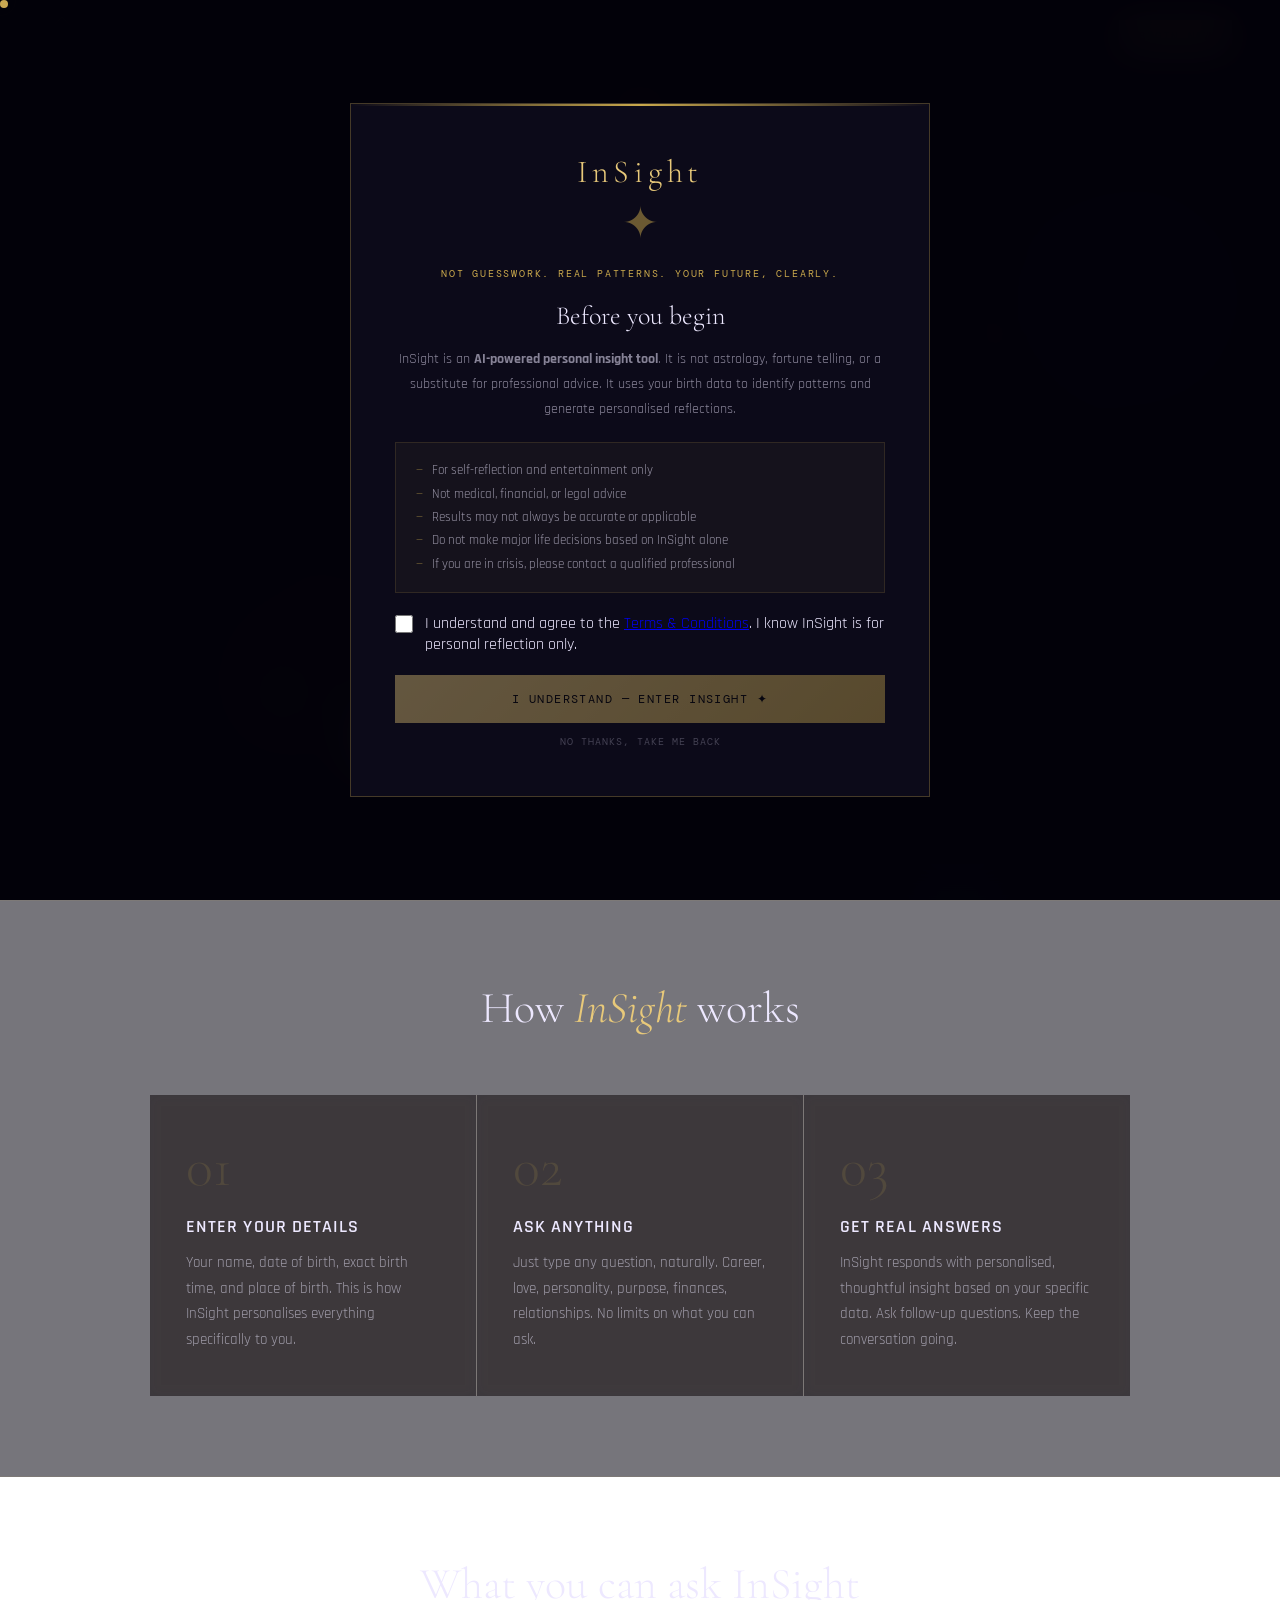
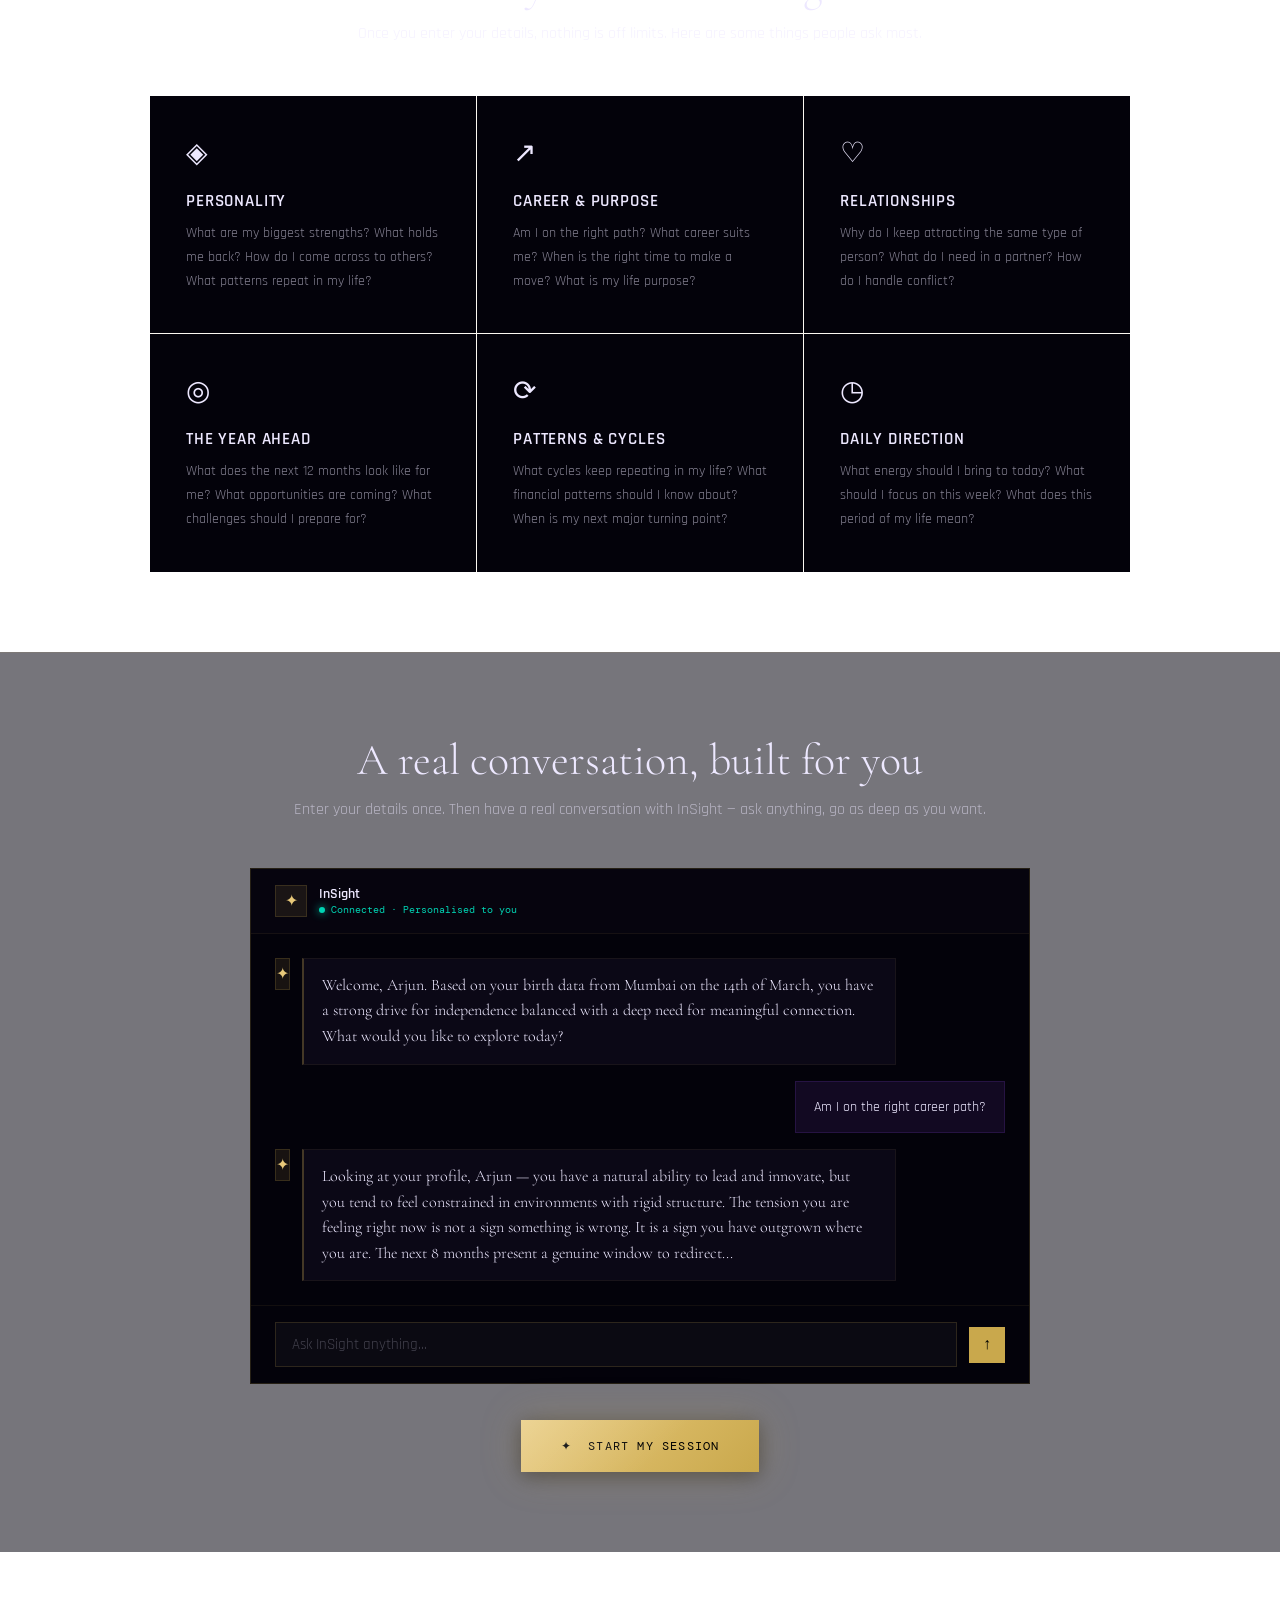
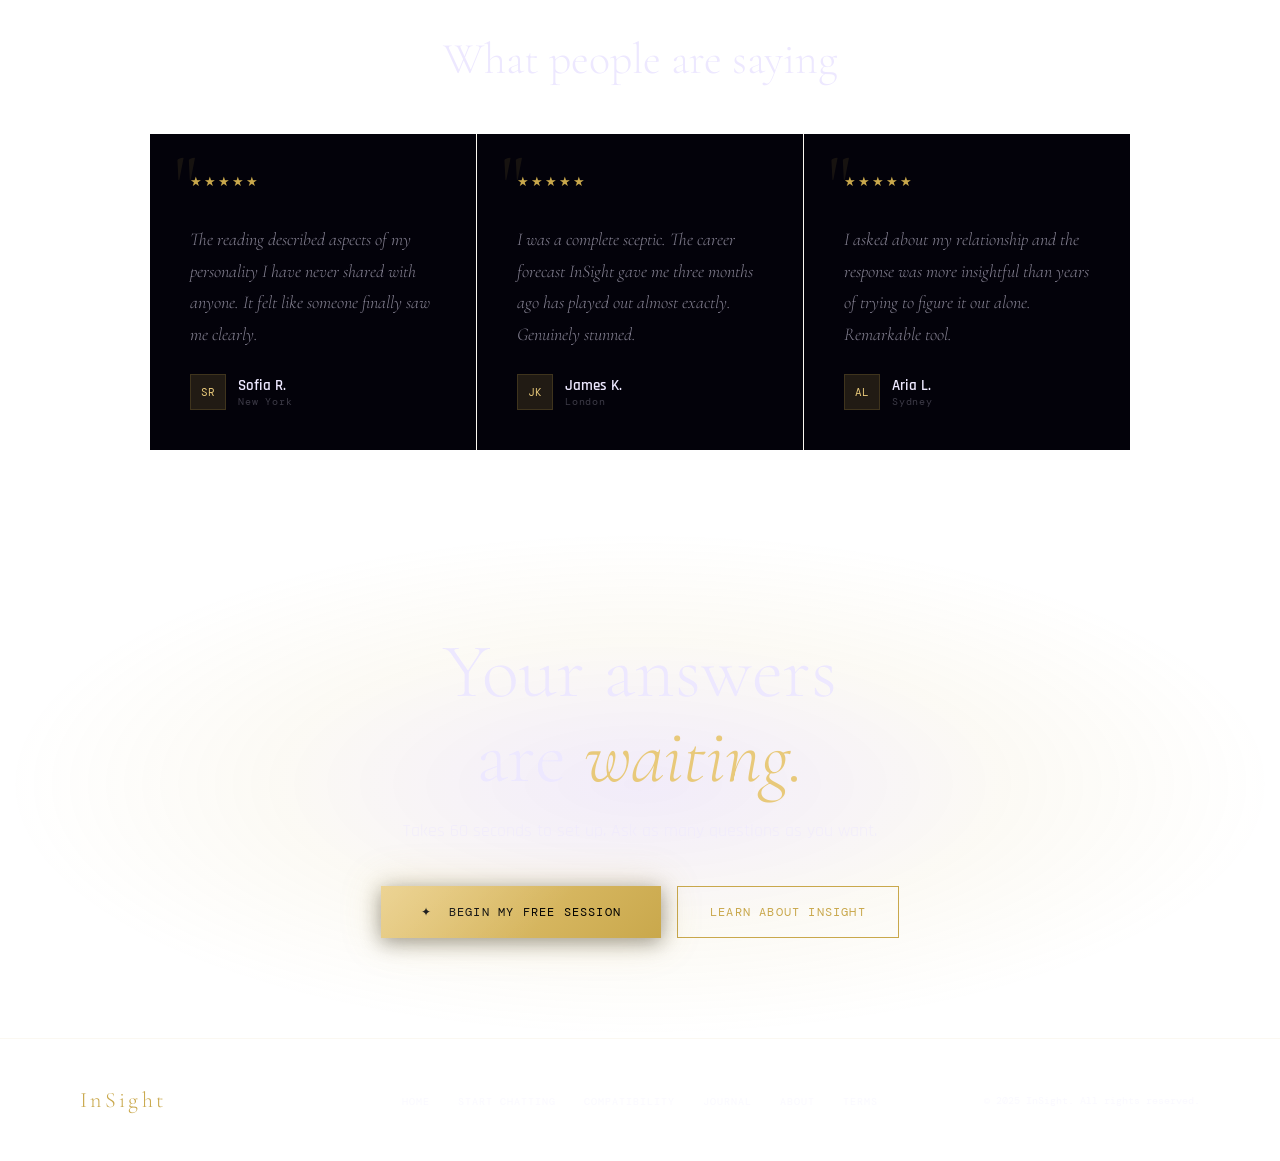
<file: index.html>
<!DOCTYPE html>
<html lang="en">
<head>
<meta charset="UTF-8" />
<meta name="viewport" content="width=device-width, initial-scale=1.0" />
<title>InSight — Your Future, Clearly</title>
<link rel="stylesheet" href="style.css" />
<style>

/* ══════════ PORTAL INTRO ══════════ */
.portal-intro {
  position: fixed;
  inset: 0;
  z-index: 10000;
  background: #03020a;
  display: flex;
  align-items: center;
  justify-content: center;
  overflow: hidden;
  animation: portalFadeOut 0.8s 6.2s ease forwards;
}
.portal-intro.done { pointer-events: none; }

@keyframes portalFadeOut {
  to { opacity: 0; visibility: hidden; }
}

/* Animated perspective grid floor */
.portal-grid {
  position: absolute;
  inset: 0;
  background-image:
    linear-gradient(rgba(201,168,76,0.12) 1px, transparent 1px),
    linear-gradient(90deg, rgba(201,168,76,0.12) 1px, transparent 1px);
  background-size: 60px 60px;
  transform: perspective(500px) rotateX(75deg) scale(2.2);
  transform-origin: center center;
  top: 55%;
  height: 100%;
  opacity: 0;
  animation: gridFadeIn 2.5s 0.2s ease forwards, gridDrift 14s linear infinite;
}
@keyframes gridFadeIn {
  to { opacity: 0.5; }
}
@keyframes gridDrift {
  from { background-position: 0 0; }
  to { background-position: 0 60px; }
}

/* Central radial glow */
.portal-glow {
  position: absolute;
  width: 100vw; height: 100vh;
  background: radial-gradient(circle at center, rgba(201,168,76,0.18) 0%, rgba(120,60,200,0.10) 35%, transparent 70%);
  animation: portalGlowPulse 5s ease-in-out infinite;
}
@keyframes portalGlowPulse {
  0%, 100% { opacity: 0.6; transform: scale(0.9); }
  50% { opacity: 1; transform: scale(1.1); }
}

/* Expanding ring loader */
.portal-ring-loader {
  position: absolute;
  width: 140px; height: 140px;
  border: 1px solid rgba(201,168,76,0.3);
  border-radius: 50%;
  animation: portalRingExpand 5.2s ease-out forwards;
}
.portal-ring-loader::before, .portal-ring-loader::after {
  content: '';
  position: absolute;
  inset: 0;
  border-radius: 50%;
  border: 1px solid rgba(0,212,180,0.2);
  animation: portalRingExpand 5.2s 0.4s ease-out forwards;
}
.portal-ring-loader::after {
  border-color: rgba(180,160,255,0.18);
  animation-delay: 0.8s;
}
@keyframes portalRingExpand {
  0% { transform: scale(0.3); opacity: 1; border-width: 2px; }
  100% { transform: scale(14); opacity: 0; border-width: 0.5px; }
}

/* Content: logo mark + text */
.portal-content {
  position: absolute;
  z-index: 2;
  display: flex;
  flex-direction: column;
  align-items: center;
  gap: 24px;
}

.portal-slide-1 {
  opacity: 1;
  animation: portalSlide1Out 0.9s 2.8s cubic-bezier(0.4,0,0.2,1) forwards;
}
@keyframes portalSlide1Out {
  to { opacity: 0; transform: translateY(-20px) scale(0.96); filter: blur(6px); }
}

.portal-slide-2 {
  opacity: 0;
  animation: portalSlide2In 1.0s 3.2s cubic-bezier(0.16,1,0.3,1) forwards;
}
@keyframes portalSlide2In {
  from { opacity: 0; transform: translateY(20px) scale(0.96); filter: blur(6px); }
  to { opacity: 1; transform: translateY(0) scale(1); filter: blur(0); }
}

.portal-slide2-text {
  font-family: 'Cormorant Garamond', serif;
  font-style: italic;
  font-size: 32px;
  font-weight: 300;
  color: var(--text);
  text-align: center;
  line-height: 1.5;
  text-shadow: 0 0 30px rgba(201,168,76,0.2);
}
.portal-dots span {
  display: inline-block;
  opacity: 0;
  animation: portalDotBlink 1.2s infinite;
  color: var(--gold2);
}
.portal-dots span:nth-child(1) { animation-delay: 0s; }
.portal-dots span:nth-child(2) { animation-delay: 0.2s; }
.portal-dots span:nth-child(3) { animation-delay: 0.4s; }
@keyframes portalDotBlink {
  0%, 100% { opacity: 0; }
  50% { opacity: 1; }
}

.portal-mark {
  width: 60px; height: 60px;
  display: flex; align-items: center; justify-content: center;
  animation: portalMarkIn 1.4s cubic-bezier(0.16,1,0.3,1) both;
}
.portal-mark-diamond {
  width: 44px; height: 44px;
  border: 1px solid var(--gold);
  transform: rotate(45deg);
  position: relative;
  animation: portalMarkSpin 2.2s cubic-bezier(0.34,1.2,0.4,1) forwards;
  box-shadow: 0 0 30px rgba(201,168,76,0.4);
}
.portal-mark-diamond::after {
  content: '✦';
  position: absolute;
  top: 50%; left: 50%;
  transform: translate(-50%, -50%) rotate(-45deg);
  font-size: 16px;
  color: var(--gold2);
  font-family: 'Cormorant Garamond', serif;
}
@keyframes portalMarkIn {
  from { opacity: 0; transform: scale(0.5) rotate(-30deg); }
  to { opacity: 1; transform: scale(1) rotate(0deg); }
}
@keyframes portalMarkSpin {
  0% { transform: rotate(45deg) scale(1); }
  60% { transform: rotate(225deg) scale(1.15); box-shadow: 0 0 50px rgba(201,168,76,0.7); }
  100% { transform: rotate(405deg) scale(1); box-shadow: 0 0 30px rgba(201,168,76,0.4); }
}

.portal-text {
  font-family: 'Cormorant Garamond', serif;
  font-size: 42px;
  font-weight: 300;
  letter-spacing: 0.3em;
  color: var(--gold2);
  display: flex;
}
.portal-letter {
  opacity: 0;
  display: inline-block;
  animation: portalLetterIn 0.9s cubic-bezier(0.16,1,0.3,1) forwards;
  text-shadow: 0 0 20px rgba(201,168,76,0.4);
}
.portal-letter:nth-child(1) { animation-delay: 0.9s; }
.portal-letter:nth-child(2) { animation-delay: 1.0s; }
.portal-letter:nth-child(3) { animation-delay: 1.1s; }
.portal-letter:nth-child(4) { animation-delay: 1.2s; }
.portal-letter:nth-child(5) { animation-delay: 1.3s; }
.portal-letter:nth-child(6) { animation-delay: 1.4s; }
.portal-letter:nth-child(7) { animation-delay: 1.5s; }
@keyframes portalLetterIn {
  from { opacity: 0; transform: translateY(16px) scale(0.8); filter: blur(4px); }
  to { opacity: 1; transform: translateY(0) scale(1); filter: blur(0); }
}

.portal-tagline {
  font-family: 'DM Mono', monospace;
  font-size: 11px;
  letter-spacing: 0.25em;
  text-transform: uppercase;
  color: var(--text3);
  opacity: 0;
  animation: portalTaglineIn 1.4s 1.6s ease forwards;
}
@keyframes portalTaglineIn {
  from { opacity: 0; letter-spacing: 0.6em; }
  to { opacity: 1; letter-spacing: 0.25em; }
}

/* Final radial wipe revealing the page */
.portal-wipe {
  position: absolute;
  inset: 0;
  background: #03020a;
  clip-path: circle(0% at 50% 50%);
  animation: portalWipeOut 1.0s 5.2s cubic-bezier(0.65,0,0.35,1) forwards;
  z-index: 3;
}
@keyframes portalWipeOut {
  from { clip-path: circle(0% at 50% 50%); }
  to { clip-path: circle(150% at 50% 50%); }
}

body.portal-active { overflow: hidden; height: 100vh; }

/* ── DISCLAIMER ── */
.disclaimer-overlay {
  position: fixed; inset: 0; z-index: 9999;
  background: rgba(3,2,10,0.97);
  backdrop-filter: blur(20px);
  display: flex; align-items: center; justify-content: center; padding: 24px;
  opacity: 0;
  animation: disclaimerFadeIn 0.6s 6.4s ease forwards;
}
.disclaimer-overlay.hidden { display: none; }
@keyframes disclaimerFadeIn { to { opacity: 1; } }
.disclaimer-box {
  max-width: 580px; width: 100%;
  background: rgba(13,11,26,0.98);
  border: 1px solid rgba(201,168,76,0.3);
  padding: 48px 44px; text-align: center; position: relative;
  animation: slideUp 0.5s both;
}
@keyframes slideUp { from { transform:translateY(24px); opacity:0; } to { transform:translateY(0); opacity:1; } }
.disclaimer-box::before {
  content:''; position:absolute; top:0; left:0; right:0; height:2px;
  background: linear-gradient(90deg, transparent, var(--gold), transparent);
}
.d-logo { font-family:'Cormorant Garamond',serif; font-size:32px; font-weight:300; letter-spacing:0.15em; color:var(--gold2); margin-bottom:6px; }
.d-symbol { font-family:'Cormorant Garamond',serif; font-size:44px; color:var(--gold); opacity:0.5; display:block; margin-bottom:16px; animation:pulse2 3s ease-in-out infinite; }
.d-tagline { font-family:'DM Mono',monospace; font-size:10px; letter-spacing:0.18em; color:var(--gold); text-transform:uppercase; margin-bottom:20px; display:block; }
.d-title { font-family:'Cormorant Garamond',serif; font-size:26px; font-weight:300; margin-bottom:16px; }
.d-text { font-size:14px; color:var(--text2); line-height:1.8; margin-bottom:16px; }
.d-warning {
  background:rgba(201,168,76,0.05); border:1px solid rgba(201,168,76,0.15);
  padding:16px 20px; margin:20px 0; text-align:left;
}
.d-warning li { font-size:13px; color:rgba(237,232,255,0.6); line-height:1.8; list-style:none; padding-left:16px; position:relative; }
.d-warning li::before { content:'—'; position:absolute; left:0; color:var(--gold); opacity:0.6; }
.d-check { display:flex; align-items:flex-start; gap:12px; text-align:left; margin:20px 0; cursor:pointer; }
.d-check input { width:18px; height:18px; accent-color:var(--gold); flex-shrink:0; margin-top:2px; cursor:pointer; }
.d-check label { font-size:13px; color:var(--text2); line-height:1.6; cursor:pointer; }
.d-check label a { color:var(--gold); text-decoration:underline; }
.d-accept {
  width:100%; background:linear-gradient(135deg,var(--gold2),var(--gold));
  border:none; color:#000; font-family:'DM Mono',monospace; font-size:12px;
  letter-spacing:0.12em; text-transform:uppercase; padding:16px; cursor:pointer;
  transition:all 0.2s; opacity:0.4;
}
.d-accept.on { opacity:1; box-shadow:0 4px 24px rgba(201,168,76,0.3); }
.d-accept.on:hover { transform:translateY(-2px); }
.d-decline { display:block; margin-top:12px; font-family:'DM Mono',monospace; font-size:10px; letter-spacing:0.1em; color:var(--text3); text-transform:uppercase; cursor:pointer; background:none; border:none; width:100%; transition:color 0.2s; }
.d-decline:hover { color:var(--text2); }

/* ── HERO ── */
.hero {
  min-height: 100vh;
  display: flex; flex-direction: column;
  align-items: center; justify-content: center;
  text-align: center; padding: 100px 40px 60px;
  position: relative; overflow: hidden;
  animation: heroZoomIn 1.4s ease-out both;
}
@keyframes heroZoomIn {
  from { transform: scale(1.06); opacity: 0.6; }
  to { transform: scale(1); opacity: 1; }
}
.hero-glow {
  position:absolute; inset:0; pointer-events:none;
  background: radial-gradient(ellipse at 50% 40%, rgba(120,60,200,0.18) 0%, rgba(201,168,76,0.10) 40%, transparent 70%);
  animation: glowPulse 8s ease-in-out infinite;
}
@keyframes glowPulse { 0%,100%{opacity:0.7; transform:scale(1);} 50%{opacity:1; transform:scale(1.05);} }

/* Central pulsing core */
.hero-core {
  position: absolute;
  top: 50%; left: 50%;
  width: 6px; height: 6px;
  margin: -3px 0 0 -3px;
  border-radius: 50%;
  background: var(--gold2);
  box-shadow: 0 0 20px var(--gold2), 0 0 60px rgba(201,168,76,0.5), 0 0 120px rgba(201,168,76,0.2);
  animation: corePulse 4s ease-in-out infinite;
  pointer-events: none;
  z-index: 1;
}
@keyframes corePulse {
  0%, 100% { transform: scale(1); opacity: 0.7; }
  50% { transform: scale(2.2); opacity: 1; }
}

.orbit-ring {
  position: absolute;
  top: 50%; left: 50%;
  width: 700px; height: 700px;
  margin: -350px 0 0 -350px;
  border-radius: 50%;
  border: 1px solid rgba(201, 168, 76, 0.18);
  animation: orbitSpin 60s linear infinite;
  pointer-events: none;
  z-index: 1;
}
.orbit-ring::before {
  content: '';
  position: absolute;
  width: 10px; height: 10px;
  background: var(--gold);
  border-radius: 50%;
  top: -5px; left: 50%;
  margin-left: -5px;
  box-shadow: 0 0 16px var(--gold), 0 0 30px rgba(201,168,76,0.6);
}
.orbit-ring-2 {
  position: absolute;
  top: 50%; left: 50%;
  width: 520px; height: 520px;
  margin: -260px 0 0 -260px;
  border-radius: 50%;
  border: 1px solid rgba(0, 212, 180, 0.14);
  animation: orbitSpin 40s linear infinite reverse;
  pointer-events: none;
  z-index: 1;
}
.orbit-ring-2::before {
  content: '';
  position: absolute;
  width: 7px; height: 7px;
  background: var(--teal);
  border-radius: 50%;
  bottom: -4px; left: 50%;
  margin-left: -3px;
  box-shadow: 0 0 14px var(--teal), 0 0 24px rgba(0,212,180,0.5);
}
.orbit-ring-3 {
  position: absolute;
  top: 50%; left: 50%;
  width: 900px; height: 900px;
  margin: -450px 0 0 -450px;
  border-radius: 50%;
  border: 1px dashed rgba(180,160,255,0.10);
  animation: orbitSpin 90s linear infinite;
  pointer-events: none;
  z-index: 1;
}
.orbit-ring-3::before {
  content: '';
  position: absolute;
  width: 6px; height: 6px;
  background: rgba(180,160,255,0.9);
  border-radius: 50%;
  top: 50%; right: -3px;
  margin-top: -3px;
  box-shadow: 0 0 12px rgba(180,160,255,0.7), 0 0 24px rgba(180,160,255,0.3);
}
@keyframes orbitSpin { from { transform: rotate(0deg); } to { transform: rotate(360deg); } }

/* Floating particles rising up through hero */
.hero-particles {
  position: absolute; inset: 0;
  pointer-events: none;
  z-index: 1;
  overflow: hidden;
}
.hero-particle {
  position: absolute;
  bottom: -40px;
  font-family: 'Cormorant Garamond', serif;
  color: rgba(201,168,76,0.25);
  animation: particleRise linear infinite;
  user-select: none;
}
@keyframes particleRise {
  0% { transform: translateY(0) translateX(0) rotate(0deg); opacity: 0; }
  10% { opacity: 0.6; }
  90% { opacity: 0.3; }
  100% { transform: translateY(-110vh) translateX(var(--drift, 30px)) rotate(180deg); opacity: 0; }
}

.hero-badge {
  position: relative; z-index: 2;
  display:inline-flex; align-items:center; gap:10px;
  background:rgba(201,168,76,0.08); border:1px solid rgba(201,168,76,0.2);
  border-radius:100px; padding:8px 20px 8px 10px;
  margin-bottom:32px;
  animation: fadeUp 0.7s 0.1s both;
}
.badge-dot { width:28px; height:28px; background:rgba(201,168,76,0.12); border-radius:50%; display:flex; align-items:center; justify-content:center; font-size:13px; animation:badgePulse 2s ease-in-out infinite; }
@keyframes badgePulse { 0%,100%{box-shadow:0 0 0 0 rgba(201,168,76,0.3);} 50%{box-shadow:0 0 0 6px rgba(201,168,76,0);} }
.badge-text { font-family:'DM Mono',monospace; font-size:11px; letter-spacing:0.12em; color:var(--gold2); text-transform:uppercase; }

.hero h1 {
  position: relative; z-index: 2;
  font-family:'Cormorant Garamond',serif;
  font-size: clamp(60px, 9vw, 120px);
  font-weight:300; line-height:1.25; letter-spacing:-0.02em;
  margin-bottom:28px;
  animation: fadeUp 0.9s 0.2s both;
}
.hero h1 em {
  font-style:italic;
  background: linear-gradient(90deg, var(--gold2), #fff5d6, var(--gold2), var(--gold));
  background-size: 200% auto;
  -webkit-background-clip: text;
  background-clip: text;
  color: transparent;
  text-shadow: 0 0 60px rgba(201,168,76,0.25);
  animation: shimmerText 6s linear infinite;
}
@keyframes shimmerText {
  0% { background-position: 0% center; }
  100% { background-position: 200% center; }
}

.hero-sub {
  position: relative; z-index: 2;
  font-size:18px; color:var(--text2); max-width:540px;
  line-height:1.75; margin:0 auto 48px;
  animation: fadeUp 0.9s 0.35s both;
}

.hero-cta {
  position: relative; z-index: 2;
  display:flex; align-items:center; justify-content:center; gap:16px; flex-wrap:wrap;
  animation: fadeUp 0.9s 0.5s both;
}
.btn-glow {
  display:inline-flex; align-items:center; gap:10px;
  font-family:'DM Mono',monospace; font-size:12px; letter-spacing:0.1em; text-transform:uppercase;
  color:#000; background:linear-gradient(135deg,var(--gold2),var(--gold));
  border:none; padding:18px 40px; cursor:none; text-decoration:none;
  box-shadow:0 0 40px rgba(201,168,76,0.25), 0 4px 20px rgba(0,0,0,0.4);
  transition:all 0.2s; position:relative; overflow:hidden;
}
.btn-glow::before { content:''; position:absolute; inset:0; background:linear-gradient(135deg,rgba(255,255,255,0.2) 0%,transparent 60%); }
.btn-glow:hover { transform:translateY(-3px); box-shadow:0 0 60px rgba(201,168,76,0.4), 0 8px 30px rgba(0,0,0,0.4); }

/* ── HOW IT WORKS ── */
.how-section { background:var(--bg2); border-top:1px solid var(--border2); border-bottom:1px solid var(--border2); }
.how-inner { max-width:1100px; margin:0 auto; padding:80px 60px; }
.how-inner h2 { font-family:'Cormorant Garamond',serif; font-size:44px; font-weight:300; text-align:center; margin-bottom:60px; }
.how-inner h2 em { font-style:italic; color:var(--gold2); }
.steps { display:grid; grid-template-columns:repeat(3,1fr); gap:1px; background:var(--border2); }
.step { background:var(--bg2); padding:44px 36px; position:relative; }
.step-n { font-family:'Cormorant Garamond',serif; font-size:56px; font-weight:300; color:rgba(201,168,76,0.15); line-height:1; margin-bottom:20px; display:block; }
.step h3 { font-size:18px; font-weight:600; letter-spacing:0.06em; text-transform:uppercase; margin-bottom:12px; }
.step p { font-size:15px; color:var(--text2); line-height:1.7; }

/* ── FEATURES ── */
.features { max-width:1100px; margin:0 auto; padding:80px 60px; }
.features h2 { font-family:'Cormorant Garamond',serif; font-size:44px; font-weight:300; text-align:center; margin-bottom:12px; }
.features > p { text-align:center; font-size:16px; color:var(--text2); margin-bottom:52px; }
.feat-grid { display:grid; grid-template-columns:repeat(3,1fr); gap:1px; background:var(--border2); }
.feat { background:var(--bg); padding:40px 36px; transition:background 0.3s; position:relative; overflow:hidden; }
.feat::before { content:''; position:absolute; top:0; left:0; right:0; height:1px; background:linear-gradient(90deg,transparent,var(--gold),transparent); transform:scaleX(0); transition:transform 0.4s; }
.feat:hover { background:rgba(201,168,76,0.03); }
.feat:hover::before { transform:scaleX(1); }
.feat-icon { font-size:28px; margin-bottom:18px; display:block; }
.feat h3 { font-size:17px; font-weight:600; letter-spacing:0.05em; text-transform:uppercase; margin-bottom:10px; }
.feat p { font-size:14px; color:var(--text2); line-height:1.7; }

/* ── CHAT PREVIEW ── */
.chat-preview { background:var(--bg2); border-top:1px solid var(--border2); }
.chat-preview-inner { max-width:900px; margin:0 auto; padding:80px 60px; }
.chat-preview-inner h2 { font-family:'Cormorant Garamond',serif; font-size:44px; font-weight:300; text-align:center; margin-bottom:12px; }
.chat-preview-inner > p { text-align:center; font-size:16px; color:var(--text2); margin-bottom:48px; }
.mock-chat { border:1px solid var(--border); background:var(--bg); overflow:hidden; }
.mock-chat-header { padding:16px 24px; border-bottom:1px solid var(--border2); display:flex; align-items:center; gap:12px; background:rgba(7,5,15,0.8); }
.mock-avatar { width:32px; height:32px; background:rgba(201,168,76,0.1); border:1px solid var(--border); display:flex; align-items:center; justify-content:center; font-family:'Cormorant Garamond',serif; font-size:16px; color:var(--gold2); }
.mock-name { font-size:14px; font-weight:600; }
.mock-status { font-family:'DM Mono',monospace; font-size:10px; color:var(--teal); display:flex; align-items:center; gap:6px; }
.mock-status::before { content:''; width:6px; height:6px; border-radius:50%; background:var(--teal); box-shadow:0 0 8px var(--teal); display:block; }
.mock-messages { padding:24px; display:flex; flex-direction:column; gap:16px; }
.mock-msg { display:flex; gap:12px; max-width:85%; }
.mock-msg.user { flex-direction:row-reverse; align-self:flex-end; }
.mock-bubble { padding:14px 18px; font-size:14px; line-height:1.6; }
.mock-msg.ai .mock-bubble { background:rgba(13,11,26,0.8); border:1px solid var(--border2); border-left:2px solid rgba(201,168,76,0.3); font-family:'Cormorant Garamond',serif; font-size:16px; font-weight:300; color:var(--text); }
.mock-msg.user .mock-bubble { background:rgba(120,60,200,0.12); border:1px solid rgba(120,60,200,0.2); color:var(--text); }
.mock-input { padding:16px 24px; border-top:1px solid var(--border2); display:flex; align-items:center; gap:12px; }
.mock-input-box { flex:1; background:rgba(255,255,255,0.03); border:1px solid var(--border); padding:12px 16px; font-family:'Rajdhani',sans-serif; font-size:15px; color:var(--text3); }
.mock-send { width:36px; height:36px; background:var(--gold); border:none; display:flex; align-items:center; justify-content:center; font-size:16px; color:#000; }

/* ── TESTIMONIALS ── */
.testi { max-width:1100px; margin:0 auto; padding:80px 60px; }
.testi h2 { font-family:'Cormorant Garamond',serif; font-size:44px; font-weight:300; text-align:center; margin-bottom:48px; }
.testi-grid { display:grid; grid-template-columns:repeat(3,1fr); gap:1px; background:var(--border2); }
.testi-card { background:var(--bg); padding:40px; position:relative; }
.testi-card::before { content:'"'; font-family:'Cormorant Garamond',serif; font-size:80px; color:var(--gold); opacity:0.1; position:absolute; top:10px; left:24px; line-height:1; }
.testi-stars { color:var(--gold); font-size:13px; letter-spacing:2px; margin-bottom:14px; }
.testi-text { font-family:'Cormorant Garamond',serif; font-size:18px; font-style:italic; font-weight:300; line-height:1.75; color:var(--text2); margin-bottom:24px; padding-top:20px; }
.testi-author { display:flex; align-items:center; gap:12px; }
.testi-av { width:36px; height:36px; background:var(--gold-dim); border:1px solid var(--border); display:flex; align-items:center; justify-content:center; font-family:'DM Mono',monospace; font-size:11px; color:var(--gold2); }
.testi-name { font-size:15px; font-weight:600; }
.testi-info { font-family:'DM Mono',monospace; font-size:10px; color:var(--text3); letter-spacing:0.08em; }

/* ── FINAL CTA ── */
.final-cta { padding:100px 60px; text-align:center; position:relative; overflow:hidden; }
.final-cta::before { content:''; position:absolute; inset:0; background:radial-gradient(ellipse at center, rgba(120,60,200,0.1) 0%, rgba(201,168,76,0.06) 40%, transparent 70%); }
.final-cta h2 { font-family:'Cormorant Garamond',serif; font-size:clamp(44px,6vw,80px); font-weight:300; line-height:1.1; margin-bottom:20px; position:relative; }
.final-cta h2 em { font-style:italic; color:var(--gold2); }
.final-cta p { font-size:18px; color:var(--text2); margin-bottom:44px; position:relative; }
.final-cta-btns { display:flex; justify-content:center; gap:16px; position:relative; flex-wrap:wrap; }

@media(max-width:900px) {
  .steps, .feat-grid, .testi-grid { grid-template-columns:1fr; }
  .how-inner, .features, .chat-preview-inner, .testi, .final-cta { padding:60px 24px; }
}
</style>
</head>
<body>

<!-- PORTAL INTRO -->
<div class="portal-intro" id="portalIntro">
  <div class="portal-grid"></div>
  <div class="portal-glow"></div>
  <div class="portal-ring-loader"></div>
  <div class="portal-content portal-slide-1">
    <div class="portal-mark">
      <div class="portal-mark-diamond"></div>
    </div>
    <div class="portal-text">
      <span class="portal-letter">I</span><span class="portal-letter">n</span><span class="portal-letter">S</span><span class="portal-letter">i</span><span class="portal-letter">g</span><span class="portal-letter">h</span><span class="portal-letter">t</span>
    </div>
    <div class="portal-tagline">Entering the future</div>
  </div>
  <div class="portal-content portal-slide-2">
    <div class="portal-slide2-text">Let's see what your future<br>looks like<span class="portal-dots"><span>.</span><span>.</span><span>.</span></span></div>
  </div>
  <div class="portal-wipe"></div>
</div>

<!-- DISCLAIMER -->
<div class="disclaimer-overlay" id="disclaimerOverlay">
  <div class="disclaimer-box">
    <div class="d-logo">InSight</div>
    <span class="d-symbol">✦</span>
    <span class="d-tagline">Not guesswork. Real patterns. Your future, clearly.</span>
    <h2 class="d-title">Before you begin</h2>
    <p class="d-text">InSight is an <strong>AI-powered personal insight tool</strong>. It is not astrology, fortune telling, or a substitute for professional advice. It uses your birth data to identify patterns and generate personalised reflections.</p>
    <div class="d-warning">
      <ul>
        <li>For self-reflection and entertainment only</li>
        <li>Not medical, financial, or legal advice</li>
        <li>Results may not always be accurate or applicable</li>
        <li>Do not make major life decisions based on InSight alone</li>
        <li>If you are in crisis, please contact a qualified professional</li>
      </ul>
    </div>
    <label class="d-check">
      <input type="checkbox" id="agreeCheck" onchange="toggleAccept()" />
      <span>I understand and agree to the <a href="terms.html" target="_blank">Terms & Conditions</a>. I know InSight is for personal reflection only.</span>
    </label>
    <button class="d-accept" id="acceptBtn" disabled onclick="acceptDisclaimer()">I Understand — Enter InSight ✦</button>
    <button class="d-decline" onclick="window.location.href='https://google.com'">No thanks, take me back</button>
  </div>
</div>

<div class="cursor"></div>
<div class="cursor-ring"></div>
<canvas id="starfield"></canvas>


<nav>
  <a href="index.html" class="nav-logo">
    <div class="nav-logo-mark"></div>
    InSight
  </a>
  <ul class="nav-links">
    <li><a href="index.html">Home</a></li>
    <li><a href="reading.html">Start Chatting</a></li>
    <li><a href="compatibility.html">Compatibility</a></li>
    <li><a href="blog.html">Journal</a></li>
    <li><a href="about.html">About</a></li>
    <li><a href="terms.html">Terms</a></li>
  </ul>
  <a href="reading.html" class="nav-cta">Begin Now</a>
</nav>

<main class="page">

  <!-- HERO -->
  <section class="hero">
    <div class="hero-glow"></div>
    <div class="hero-core"></div>
    <div class="orbit-ring"></div>
    <div class="orbit-ring-2"></div>
    <div class="orbit-ring-3"></div>
    <div class="hero-particles" id="heroParticles"></div>
    <div class="hero-badge">
      <div class="badge-dot">✦</div>
      <span class="badge-text">AI-Powered Personal Insights · Free to Begin</span>
    </div>
    <h1>Your future,<br><em>clearly.</em></h1>
    <p class="hero-sub">Enter your birth details once — then ask InSight anything. About your personality, career, relationships, or what lies ahead. Real answers, not guesswork.</p>
    <div class="hero-cta">
      <a href="reading.html" class="btn-glow">✦ &nbsp;Start My Free Session</a>
      <a href="compatibility.html" class="btn-ghost">Relationship Analysis ↗</a>
    </div>
  </section>

  <!-- HOW IT WORKS -->
  <div class="how-section">
    <div class="how-inner fade-up">
      <h2>How <em>InSight</em> works</h2>
      <div class="steps">
        <div class="step">
          <span class="step-n">01</span>
          <h3>Enter Your Details</h3>
          <p>Your name, date of birth, exact birth time, and place of birth. This is how InSight personalises everything specifically to you.</p>
        </div>
        <div class="step">
          <span class="step-n">02</span>
          <h3>Ask Anything</h3>
          <p>Just type any question, naturally. Career, love, personality, purpose, finances, relationships. No limits on what you can ask.</p>
        </div>
        <div class="step">
          <span class="step-n">03</span>
          <h3>Get Real Answers</h3>
          <p>InSight responds with personalised, thoughtful insight based on your specific data. Ask follow-up questions. Keep the conversation going.</p>
        </div>
      </div>
    </div>
  </div>

  <!-- FEATURES -->
  <div class="features fade-up">
    <h2>What you can ask InSight</h2>
    <p>Once you enter your details, nothing is off limits. Here are some things people ask most.</p>
    <div class="feat-grid">
      <div class="feat">
        <span class="feat-icon">◈</span>
        <h3>Personality</h3>
        <p>What are my biggest strengths? What holds me back? How do I come across to others? What patterns repeat in my life?</p>
      </div>
      <div class="feat">
        <span class="feat-icon">↗</span>
        <h3>Career & Purpose</h3>
        <p>Am I on the right path? What career suits me? When is the right time to make a move? What is my life purpose?</p>
      </div>
      <div class="feat">
        <span class="feat-icon">♡</span>
        <h3>Relationships</h3>
        <p>Why do I keep attracting the same type of person? What do I need in a partner? How do I handle conflict?</p>
      </div>
      <div class="feat">
        <span class="feat-icon">◎</span>
        <h3>The Year Ahead</h3>
        <p>What does the next 12 months look like for me? What opportunities are coming? What challenges should I prepare for?</p>
      </div>
      <div class="feat">
        <span class="feat-icon">⟳</span>
        <h3>Patterns & Cycles</h3>
        <p>What cycles keep repeating in my life? What financial patterns should I know about? When is my next major turning point?</p>
      </div>
      <div class="feat">
        <span class="feat-icon">◷</span>
        <h3>Daily Direction</h3>
        <p>What energy should I bring to today? What should I focus on this week? What does this period of my life mean?</p>
      </div>
    </div>
  </div>

  <!-- CHAT PREVIEW -->
  <div class="chat-preview">
    <div class="chat-preview-inner fade-up">
      <h2>A real conversation, built for you</h2>
      <p>Enter your details once. Then have a real conversation with InSight — ask anything, go as deep as you want.</p>
      <div class="mock-chat">
        <div class="mock-chat-header">
          <div class="mock-avatar">✦</div>
          <div>
            <div class="mock-name">InSight</div>
            <div class="mock-status">Connected · Personalised to you</div>
          </div>
        </div>
        <div class="mock-messages">
          <div class="mock-msg ai">
            <div class="mock-avatar">✦</div>
            <div class="mock-bubble">Welcome, Arjun. Based on your birth data from Mumbai on the 14th of March, you have a strong drive for independence balanced with a deep need for meaningful connection. What would you like to explore today?</div>
          </div>
          <div class="mock-msg user">
            <div class="mock-bubble">Am I on the right career path?</div>
          </div>
          <div class="mock-msg ai">
            <div class="mock-avatar">✦</div>
            <div class="mock-bubble">Looking at your profile, Arjun — you have a natural ability to lead and innovate, but you tend to feel constrained in environments with rigid structure. The tension you are feeling right now is not a sign something is wrong. It is a sign you have outgrown where you are. The next 8 months present a genuine window to redirect...</div>
          </div>
        </div>
        <div class="mock-input">
          <div class="mock-input-box">Ask InSight anything…</div>
          <div class="mock-send">↑</div>
        </div>
      </div>
      <div style="text-align:center;margin-top:36px;">
        <a href="reading.html" class="btn-glow">✦ &nbsp;Start My Session</a>
      </div>
    </div>
  </div>

  <!-- TESTIMONIALS -->
  <div class="testi fade-up">
    <h2>What people are saying</h2>
    <div class="testi-grid">
      <div class="testi-card">
        <div class="testi-stars">★★★★★</div>
        <p class="testi-text">The reading described aspects of my personality I have never shared with anyone. It felt like someone finally saw me clearly.</p>
        <div class="testi-author">
          <div class="testi-av">SR</div>
          <div><div class="testi-name">Sofia R.</div><div class="testi-info">New York</div></div>
        </div>
      </div>
      <div class="testi-card">
        <div class="testi-stars">★★★★★</div>
        <p class="testi-text">I was a complete sceptic. The career forecast InSight gave me three months ago has played out almost exactly. Genuinely stunned.</p>
        <div class="testi-author">
          <div class="testi-av">JK</div>
          <div><div class="testi-name">James K.</div><div class="testi-info">London</div></div>
        </div>
      </div>
      <div class="testi-card">
        <div class="testi-stars">★★★★★</div>
        <p class="testi-text">I asked about my relationship and the response was more insightful than years of trying to figure it out alone. Remarkable tool.</p>
        <div class="testi-author">
          <div class="testi-av">AL</div>
          <div><div class="testi-name">Aria L.</div><div class="testi-info">Sydney</div></div>
        </div>
      </div>
    </div>
  </div>

  <!-- FINAL CTA -->
  <div class="final-cta fade-up">
    <h2>Your answers<br>are <em>waiting.</em></h2>
    <p>Takes 60 seconds to set up. Ask as many questions as you want.</p>
    <div class="final-cta-btns">
      <a href="reading.html" class="btn-glow">✦ &nbsp;Begin My Free Session</a>
      <a href="about.html" class="btn-ghost">Learn About InSight</a>
    </div>
  </div>

  <footer>
    <div class="footer-logo">InSight</div>
    <ul class="footer-links">
      <li><a href="index.html">Home</a></li>
      <li><a href="reading.html">Start Chatting</a></li>
      <li><a href="compatibility.html">Compatibility</a></li>
      <li><a href="blog.html">Journal</a></li>
      <li><a href="about.html">About</a></li>
      <li><a href="terms.html">Terms</a></li>
    </ul>
    <p class="footer-copy">© 2025 InSight. All rights reserved.</p>
  </footer>

</main>

<script src="main.js"></script>
<script>
function toggleAccept() {
  const checked = document.getElementById('agreeCheck').checked;
  const btn = document.getElementById('acceptBtn');
  btn.disabled = !checked;
  btn.classList.toggle('on', checked);
}
function acceptDisclaimer() {
  if (!document.getElementById('agreeCheck').checked) return;
  sessionStorage.setItem('insight_accepted', 'true');
  document.getElementById('disclaimerOverlay').style.display = 'none';
}
if (sessionStorage.getItem('insight_accepted') === 'true') {
  document.getElementById('disclaimerOverlay').style.display = 'none';
}

// Portal intro lifecycle
const portalIntro = document.getElementById('portalIntro');
const hasSeenPortal = sessionStorage.getItem('insight_portal_seen') === 'true';

if (hasSeenPortal && portalIntro) {
  // Skip intro on repeat visits within session
  portalIntro.style.display = 'none';
} else if (portalIntro) {
  document.body.classList.add('portal-active');
  sessionStorage.setItem('insight_portal_seen', 'true');
  setTimeout(() => {
    document.body.classList.remove('portal-active');
    portalIntro.classList.add('done');
  }, 6400);
  setTimeout(() => {
    portalIntro.remove();
  }, 7000);
}

// Rising particles in hero
const particleContainer = document.getElementById('heroParticles');
if (particleContainer) {
  const symbols = ['✦', '✧', '◆', '·', '✦', '◇', '·'];
  for (let i = 0; i < 22; i++) {
    const p = document.createElement('div');
    p.className = 'hero-particle';
    p.textContent = symbols[Math.floor(Math.random() * symbols.length)];
    const size = Math.random() * 16 + 8;
    const left = Math.random() * 100;
    const duration = Math.random() * 14 + 10;
    const delay = Math.random() * 14;
    const drift = (Math.random() - 0.5) * 120;
    p.style.cssText = `left:${left}%; font-size:${size}px; animation-duration:${duration}s; animation-delay:-${delay}s; --drift:${drift}px;`;
    particleContainer.appendChild(p);
  }
}
</script>
</body>
</html>
</file>
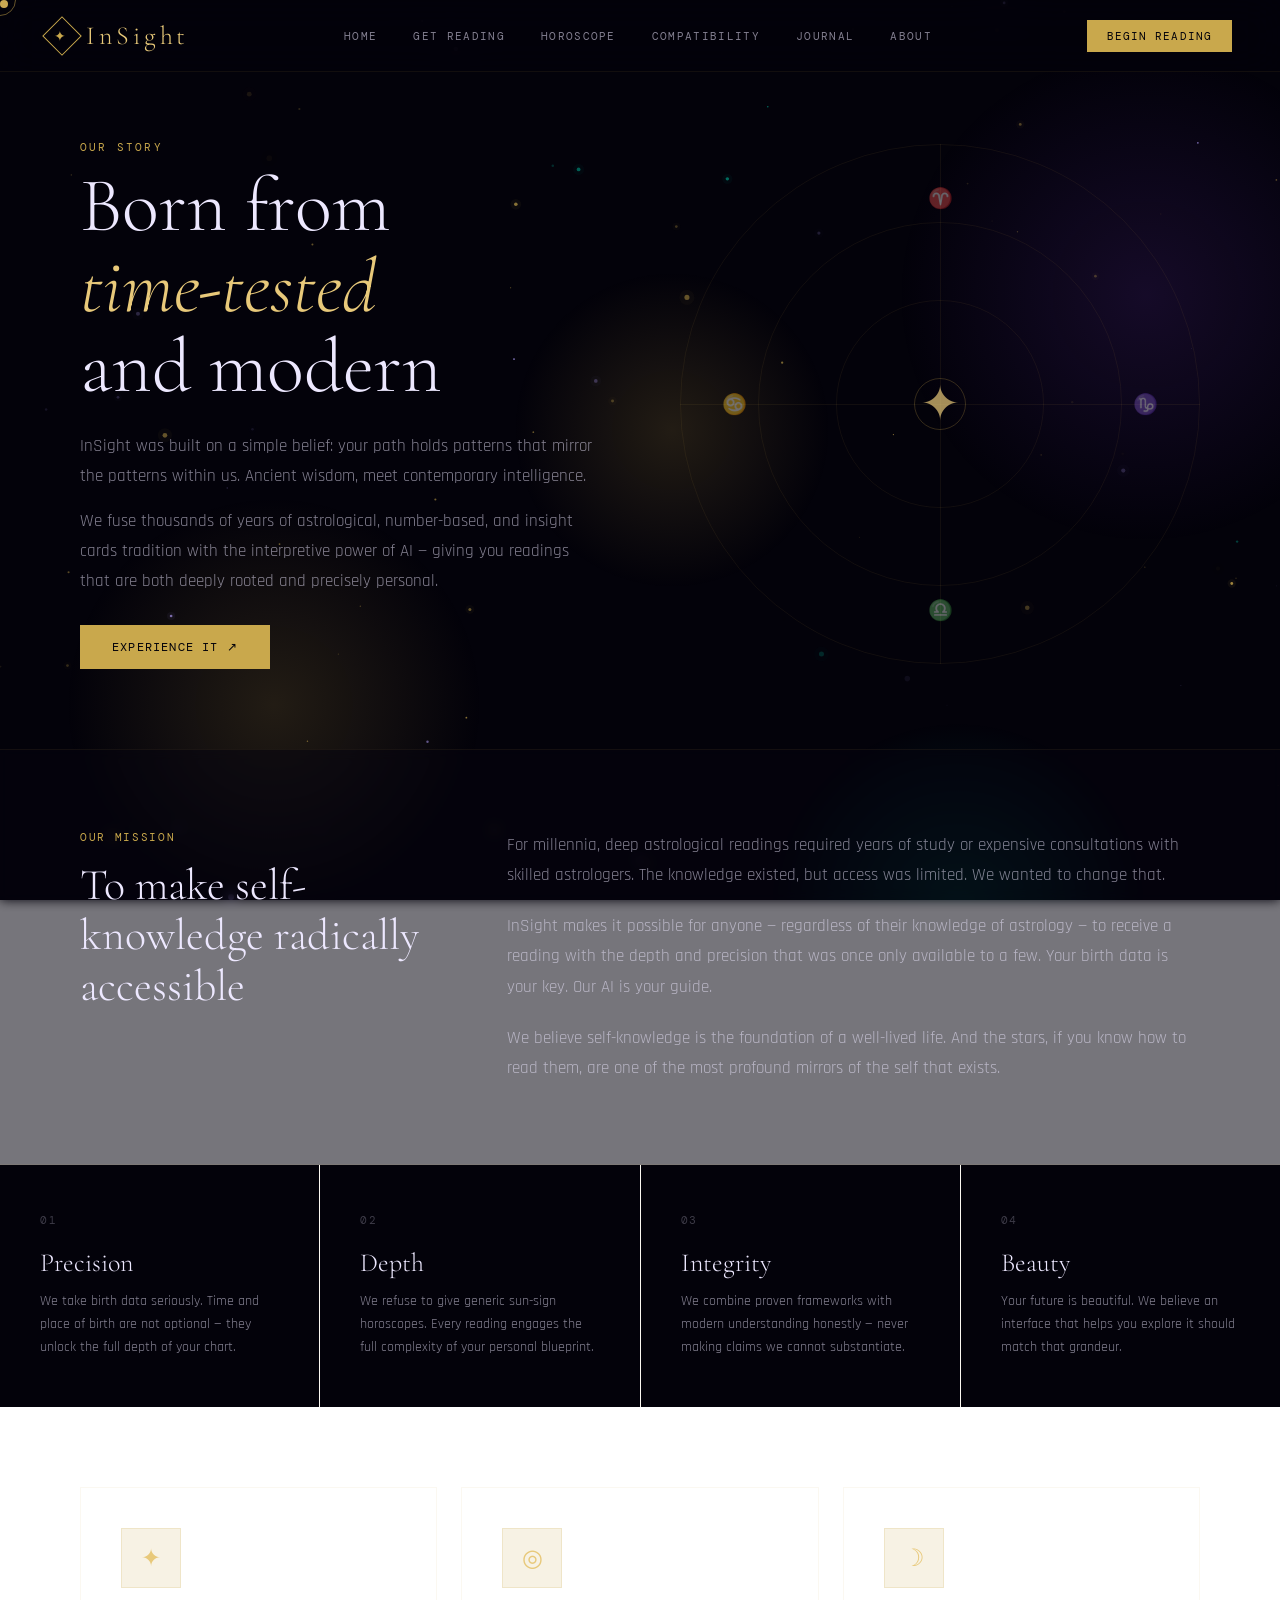
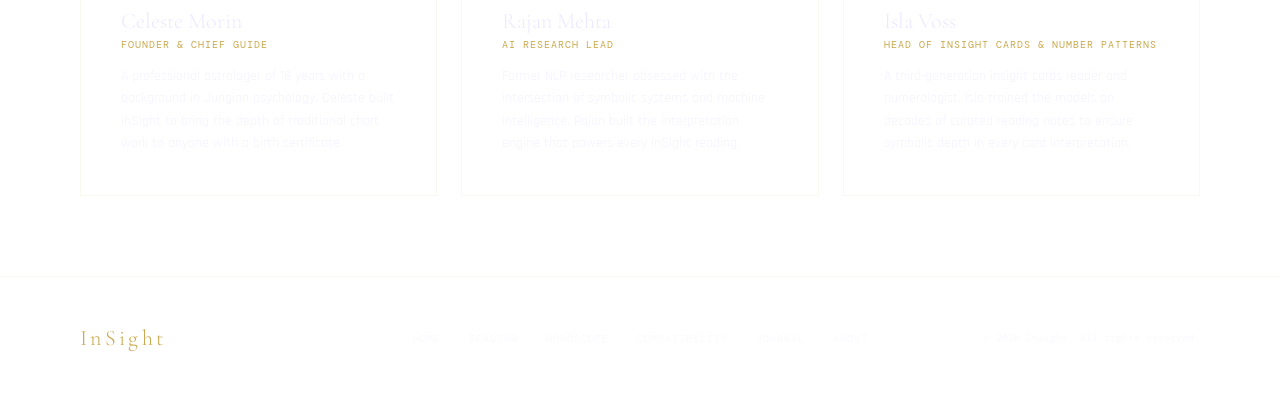
<file: about (1).html>
<!DOCTYPE html>
<html lang="en">
<head>
<meta charset="UTF-8" />
<meta name="viewport" content="width=device-width, initial-scale=1.0" />
<title>InSight — About</title>
<link rel="stylesheet" href="style.css" />
<style>
.about-hero {
  padding-top: 140px;
  padding-bottom: 80px;
  display: grid;
  grid-template-columns: 1fr 1fr;
  gap: 80px;
  align-items: center;
  max-width: 1400px;
  margin: 0 auto;
  padding-left: 80px;
  padding-right: 80px;
}
.about-hero h1 {
  font-family: 'Cormorant Garamond', serif;
  font-size: clamp(48px, 6vw, 80px);
  font-weight: 300;
  line-height: 1.05;
  margin-bottom: 24px;
}
.about-hero h1 em { font-style: italic; color: var(--gold2); }
.about-hero p { font-size: 17px; color: var(--text2); line-height: 1.75; margin-bottom: 16px; }

/* Decorative chart */
.chart-deco {
  position: relative;
  width: 100%;
  padding-top: 100%;
}
.chart-inner {
  position: absolute;
  inset: 0;
  display: flex;
  align-items: center;
  justify-content: center;
}
.chart-ring {
  position: absolute;
  border-radius: 50%;
  border: 1px solid var(--border2);
}
.ring-a { inset: 0; }
.ring-b { inset: 15%; }
.ring-c { inset: 30%; }
.ring-d { inset: 45%; border-color: rgba(201,168,76,0.25); }
.chart-cross { position: absolute; inset: 0; }
.chart-cross::before, .chart-cross::after {
  content: '';
  position: absolute;
  background: var(--border2);
}
.chart-cross::before { width: 1px; height: 100%; left: 50%; }
.chart-cross::after { height: 1px; width: 100%; top: 50%; }
.chart-center {
  font-family: 'Cormorant Garamond', serif;
  font-size: 48px;
  color: var(--gold2);
  opacity: 0.7;
  position: relative;
  z-index: 1;
}
.chart-sign {
  position: absolute;
  font-family: 'Cormorant Garamond', serif;
  font-size: 20px;
  color: rgba(201,168,76,0.4);
}

/* Mission */
.mission {
  background: var(--bg2);
  border-top: 1px solid var(--border2);
  border-bottom: 1px solid var(--border2);
}
.mission-inner {
  max-width: 1400px;
  margin: 0 auto;
  padding: 80px;
  display: grid;
  grid-template-columns: 1fr 2fr;
  gap: 80px;
  align-items: start;
}
.mission-label { font-family: 'DM Mono', monospace; font-size: 11px; letter-spacing: 0.15em; color: var(--gold); text-transform: uppercase; margin-bottom: 16px; }
.mission-title { font-family: 'Cormorant Garamond', serif; font-size: 44px; font-weight: 300; line-height: 1.15; }
.mission-body { font-size: 17px; color: var(--text2); line-height: 1.8; }
.mission-body p { margin-bottom: 20px; }
.mission-body p:last-child { margin-bottom: 0; }

/* Values */
.values-grid {
  display: grid;
  grid-template-columns: repeat(4, 1fr);
  gap: 1px;
  background: var(--border2);
  max-width: 1400px;
  margin: 0 auto 0;
}
.value-card {
  background: var(--bg);
  padding: 48px 40px;
}
.value-num {
  font-family: 'DM Mono', monospace;
  font-size: 11px;
  letter-spacing: 0.15em;
  color: var(--text3);
  margin-bottom: 20px;
  display: block;
}
.value-card h3 {
  font-family: 'Cormorant Garamond', serif;
  font-size: 26px;
  font-weight: 300;
  margin-bottom: 12px;
}
.value-card p { font-size: 14px; color: var(--text2); line-height: 1.65; }

/* Team */
.team-grid {
  display: grid;
  grid-template-columns: repeat(3, 1fr);
  gap: 24px;
  max-width: 1400px;
  margin: 0 auto;
  padding: 80px;
}
.team-card { padding: 40px; border: 1px solid var(--border2); }
.team-avatar {
  width: 60px; height: 60px;
  border: 1px solid var(--border);
  background: var(--gold-dim);
  display: flex; align-items: center; justify-content: center;
  font-family: 'Cormorant Garamond', serif;
  font-size: 24px;
  color: var(--gold2);
  margin-bottom: 20px;
}
.team-name { font-family: 'Cormorant Garamond', serif; font-size: 22px; font-weight: 300; margin-bottom: 4px; }
.team-role { font-family: 'DM Mono', monospace; font-size: 10px; letter-spacing: 0.1em; color: var(--gold); text-transform: uppercase; margin-bottom: 14px; }
.team-bio { font-size: 14px; color: var(--text2); line-height: 1.6; }
</style>
</head>
<body>
<div class="cursor"></div>
<div class="cursor-ring"></div>
<canvas id="starfield"></canvas>

<nav>
  <a href="index.html" class="nav-logo">
    <div class="nav-logo-mark"></div>
    InSight
  </a>
  <ul class="nav-links">
    <li><a href="index.html">Home</a></li>
    <li><a href="reading.html">Get Reading</a></li>
    <li><a href="horoscope.html">Horoscope</a></li>
    <li><a href="compatibility.html">Compatibility</a></li>
    <li><a href="blog.html">Journal</a></li>
    <li><a href="about.html">About</a></li>
  </ul>
  <a href="reading.html" class="nav-cta">Begin Reading</a>
</nav>

<main class="page">

  <div class="about-hero">
    <div class="fade-up">
      <span class="eyebrow">Our Story</span>
      <h1>Born from<br><em>time-tested</em><br>and modern</h1>
      <p>InSight was built on a simple belief: your path holds patterns that mirror the patterns within us. Ancient wisdom, meet contemporary intelligence.</p>
      <p>We fuse thousands of years of astrological, number-based, and insight cards tradition with the interpretive power of AI — giving you readings that are both deeply rooted and precisely personal.</p>
      <a href="reading.html" class="btn-primary" style="margin-top:12px;">Experience It ↗</a>
    </div>
    <div class="chart-deco fade-up delay-2">
      <div class="chart-inner">
        <div class="chart-ring ring-a"></div>
        <div class="chart-ring ring-b"></div>
        <div class="chart-ring ring-c"></div>
        <div class="chart-ring ring-d"></div>
        <div class="chart-cross"></div>
        <div class="chart-sign" style="top:8%; left:50%; transform:translateX(-50%)">♈</div>
        <div class="chart-sign" style="bottom:8%; left:50%; transform:translateX(-50%)">♎</div>
        <div class="chart-sign" style="left:8%; top:50%; transform:translateY(-50%)">♋</div>
        <div class="chart-sign" style="right:8%; top:50%; transform:translateY(-50%)">♑</div>
        <div class="chart-center">✦</div>
      </div>
    </div>
  </div>

  <div class="mission">
    <div class="mission-inner fade-up">
      <div>
        <div class="mission-label">Our Mission</div>
        <h2 class="mission-title">To make self-knowledge radically accessible</h2>
      </div>
      <div class="mission-body">
        <p>For millennia, deep astrological readings required years of study or expensive consultations with skilled astrologers. The knowledge existed, but access was limited. We wanted to change that.</p>
        <p>InSight makes it possible for anyone — regardless of their knowledge of astrology — to receive a reading with the depth and precision that was once only available to a few. Your birth data is your key. Our AI is your guide.</p>
        <p>We believe self-knowledge is the foundation of a well-lived life. And the stars, if you know how to read them, are one of the most profound mirrors of the self that exists.</p>
      </div>
    </div>
  </div>

  <div class="values-grid fade-up">
    <div class="value-card">
      <span class="value-num">01</span>
      <h3>Precision</h3>
      <p>We take birth data seriously. Time and place of birth are not optional — they unlock the full depth of your chart.</p>
    </div>
    <div class="value-card">
      <span class="value-num">02</span>
      <h3>Depth</h3>
      <p>We refuse to give generic sun-sign horoscopes. Every reading engages the full complexity of your personal blueprint.</p>
    </div>
    <div class="value-card">
      <span class="value-num">03</span>
      <h3>Integrity</h3>
      <p>We combine proven frameworks with modern understanding honestly — never making claims we cannot substantiate.</p>
    </div>
    <div class="value-card">
      <span class="value-num">04</span>
      <h3>Beauty</h3>
      <p>Your future is beautiful. We believe an interface that helps you explore it should match that grandeur.</p>
    </div>
  </div>

  <div class="team-grid fade-up">
    <div class="team-card">
      <div class="team-avatar">✦</div>
      <div class="team-name">Celeste Morin</div>
      <div class="team-role">Founder & Chief Guide</div>
      <p class="team-bio">A professional astrologer of 18 years with a background in Jungian psychology. Celeste built InSight to bring the depth of traditional chart work to anyone with a birth certificate.</p>
    </div>
    <div class="team-card">
      <div class="team-avatar">◎</div>
      <div class="team-name">Rajan Mehta</div>
      <div class="team-role">AI Research Lead</div>
      <p class="team-bio">Former NLP researcher obsessed with the intersection of symbolic systems and machine intelligence. Rajan built the interpretation engine that powers every InSight reading.</p>
    </div>
    <div class="team-card">
      <div class="team-avatar">☽</div>
      <div class="team-name">Isla Voss</div>
      <div class="team-role">Head of Insight Cards & Number Patterns</div>
      <p class="team-bio">A third-generation insight cards reader and numerologist. Isla trained the models on decades of curated reading notes to ensure symbolic depth in every card interpretation.</p>
    </div>
  </div>

</main>

<footer>
  <div class="footer-logo">InSight</div>
  <ul class="footer-links">
    <li><a href="index.html">Home</a></li>
    <li><a href="reading.html">Reading</a></li>
    <li><a href="horoscope.html">Horoscope</a></li>
    <li><a href="compatibility.html">Compatibility</a></li>
    <li><a href="blog.html">Journal</a></li>
    <li><a href="about.html">About</a></li>
  </ul>
  <p class="footer-copy">© 2025 InSight. All rights reserved.</p>
</footer>

<script src="main.js"></script>
</body>
</html>
</file>
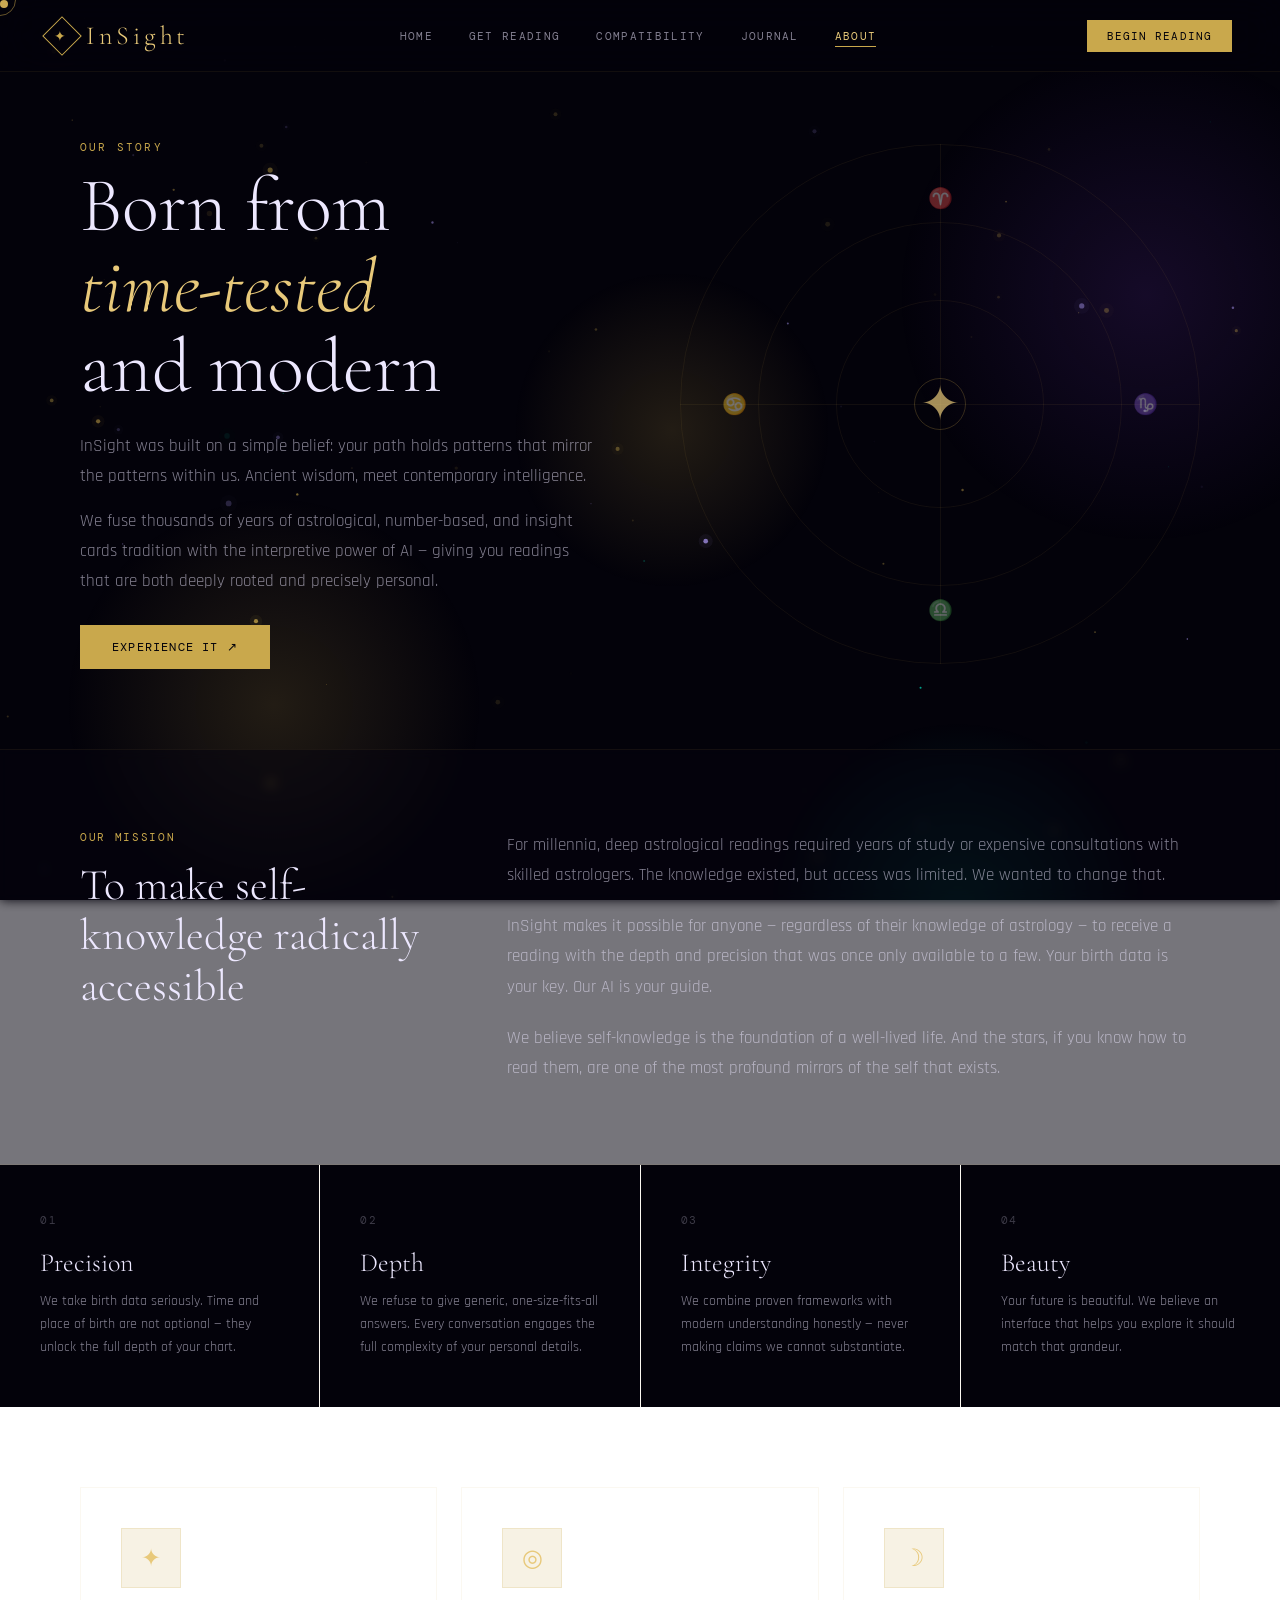
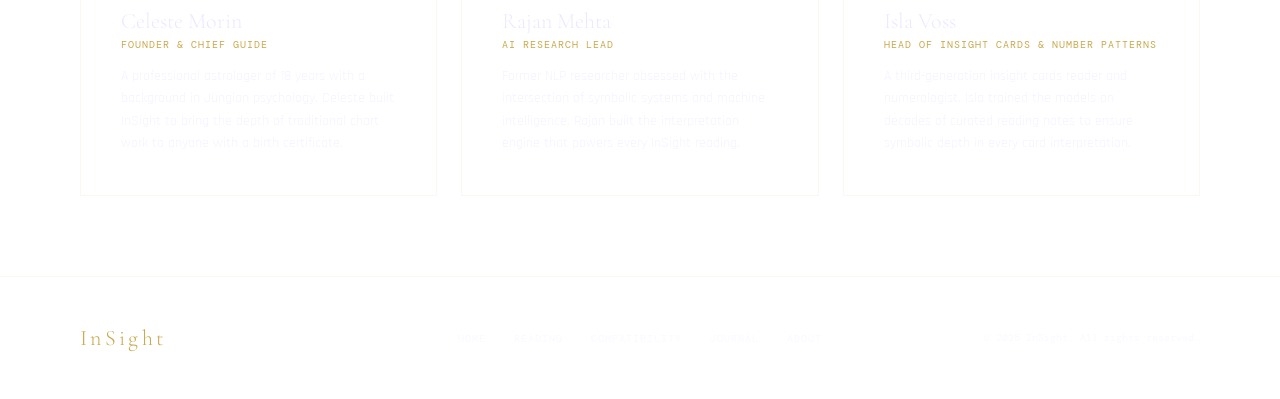
<file: about.html>
<!DOCTYPE html>
<html lang="en">
<head>
<meta charset="UTF-8" />
<meta name="viewport" content="width=device-width, initial-scale=1.0" />
<title>InSight — About</title>
<link rel="stylesheet" href="style.css" />
<style>
.about-hero {
  padding-top: 140px;
  padding-bottom: 80px;
  display: grid;
  grid-template-columns: 1fr 1fr;
  gap: 80px;
  align-items: center;
  max-width: 1400px;
  margin: 0 auto;
  padding-left: 80px;
  padding-right: 80px;
}
.about-hero h1 {
  font-family: 'Cormorant Garamond', serif;
  font-size: clamp(48px, 6vw, 80px);
  font-weight: 300;
  line-height: 1.05;
  margin-bottom: 24px;
}
.about-hero h1 em { font-style: italic; color: var(--gold2); }
.about-hero p { font-size: 17px; color: var(--text2); line-height: 1.75; margin-bottom: 16px; }

/* Decorative chart */
.chart-deco {
  position: relative;
  width: 100%;
  padding-top: 100%;
}
.chart-inner {
  position: absolute;
  inset: 0;
  display: flex;
  align-items: center;
  justify-content: center;
}
.chart-ring {
  position: absolute;
  border-radius: 50%;
  border: 1px solid var(--border2);
}
.ring-a { inset: 0; }
.ring-b { inset: 15%; }
.ring-c { inset: 30%; }
.ring-d { inset: 45%; border-color: rgba(201,168,76,0.25); }
.chart-cross { position: absolute; inset: 0; }
.chart-cross::before, .chart-cross::after {
  content: '';
  position: absolute;
  background: var(--border2);
}
.chart-cross::before { width: 1px; height: 100%; left: 50%; }
.chart-cross::after { height: 1px; width: 100%; top: 50%; }
.chart-center {
  font-family: 'Cormorant Garamond', serif;
  font-size: 48px;
  color: var(--gold2);
  opacity: 0.7;
  position: relative;
  z-index: 1;
}
.chart-sign {
  position: absolute;
  font-family: 'Cormorant Garamond', serif;
  font-size: 20px;
  color: rgba(201,168,76,0.4);
}

/* Mission */
.mission {
  background: var(--bg2);
  border-top: 1px solid var(--border2);
  border-bottom: 1px solid var(--border2);
}
.mission-inner {
  max-width: 1400px;
  margin: 0 auto;
  padding: 80px;
  display: grid;
  grid-template-columns: 1fr 2fr;
  gap: 80px;
  align-items: start;
}
.mission-label { font-family: 'DM Mono', monospace; font-size: 11px; letter-spacing: 0.15em; color: var(--gold); text-transform: uppercase; margin-bottom: 16px; }
.mission-title { font-family: 'Cormorant Garamond', serif; font-size: 44px; font-weight: 300; line-height: 1.15; }
.mission-body { font-size: 17px; color: var(--text2); line-height: 1.8; }
.mission-body p { margin-bottom: 20px; }
.mission-body p:last-child { margin-bottom: 0; }

/* Values */
.values-grid {
  display: grid;
  grid-template-columns: repeat(4, 1fr);
  gap: 1px;
  background: var(--border2);
  max-width: 1400px;
  margin: 0 auto 0;
}
.value-card {
  background: var(--bg);
  padding: 48px 40px;
}
.value-num {
  font-family: 'DM Mono', monospace;
  font-size: 11px;
  letter-spacing: 0.15em;
  color: var(--text3);
  margin-bottom: 20px;
  display: block;
}
.value-card h3 {
  font-family: 'Cormorant Garamond', serif;
  font-size: 26px;
  font-weight: 300;
  margin-bottom: 12px;
}
.value-card p { font-size: 14px; color: var(--text2); line-height: 1.65; }

/* Team */
.team-grid {
  display: grid;
  grid-template-columns: repeat(3, 1fr);
  gap: 24px;
  max-width: 1400px;
  margin: 0 auto;
  padding: 80px;
}
.team-card { padding: 40px; border: 1px solid var(--border2); }
.team-avatar {
  width: 60px; height: 60px;
  border: 1px solid var(--border);
  background: var(--gold-dim);
  display: flex; align-items: center; justify-content: center;
  font-family: 'Cormorant Garamond', serif;
  font-size: 24px;
  color: var(--gold2);
  margin-bottom: 20px;
}
.team-name { font-family: 'Cormorant Garamond', serif; font-size: 22px; font-weight: 300; margin-bottom: 4px; }
.team-role { font-family: 'DM Mono', monospace; font-size: 10px; letter-spacing: 0.1em; color: var(--gold); text-transform: uppercase; margin-bottom: 14px; }
.team-bio { font-size: 14px; color: var(--text2); line-height: 1.6; }
</style>
</head>
<body>
<div class="cursor"></div>
<div class="cursor-ring"></div>
<canvas id="starfield"></canvas>

<nav>
  <a href="index.html" class="nav-logo">
    <div class="nav-logo-mark"></div>
    InSight
  </a>
  <ul class="nav-links">
    <li><a href="index.html">Home</a></li>
    <li><a href="reading.html">Get Reading</a></li>
    <li><a href="compatibility.html">Compatibility</a></li>
    <li><a href="blog.html">Journal</a></li>
    <li><a href="about.html">About</a></li>
  </ul>
  <a href="reading.html" class="nav-cta">Begin Reading</a>
</nav>

<main class="page">

  <div class="about-hero">
    <div class="fade-up">
      <span class="eyebrow">Our Story</span>
      <h1>Born from<br><em>time-tested</em><br>and modern</h1>
      <p>InSight was built on a simple belief: your path holds patterns that mirror the patterns within us. Ancient wisdom, meet contemporary intelligence.</p>
      <p>We fuse thousands of years of astrological, number-based, and insight cards tradition with the interpretive power of AI — giving you readings that are both deeply rooted and precisely personal.</p>
      <a href="reading.html" class="btn-primary" style="margin-top:12px;">Experience It ↗</a>
    </div>
    <div class="chart-deco fade-up delay-2">
      <div class="chart-inner">
        <div class="chart-ring ring-a"></div>
        <div class="chart-ring ring-b"></div>
        <div class="chart-ring ring-c"></div>
        <div class="chart-ring ring-d"></div>
        <div class="chart-cross"></div>
        <div class="chart-sign" style="top:8%; left:50%; transform:translateX(-50%)">♈</div>
        <div class="chart-sign" style="bottom:8%; left:50%; transform:translateX(-50%)">♎</div>
        <div class="chart-sign" style="left:8%; top:50%; transform:translateY(-50%)">♋</div>
        <div class="chart-sign" style="right:8%; top:50%; transform:translateY(-50%)">♑</div>
        <div class="chart-center">✦</div>
      </div>
    </div>
  </div>

  <div class="mission">
    <div class="mission-inner fade-up">
      <div>
        <div class="mission-label">Our Mission</div>
        <h2 class="mission-title">To make self-knowledge radically accessible</h2>
      </div>
      <div class="mission-body">
        <p>For millennia, deep astrological readings required years of study or expensive consultations with skilled astrologers. The knowledge existed, but access was limited. We wanted to change that.</p>
        <p>InSight makes it possible for anyone — regardless of their knowledge of astrology — to receive a reading with the depth and precision that was once only available to a few. Your birth data is your key. Our AI is your guide.</p>
        <p>We believe self-knowledge is the foundation of a well-lived life. And the stars, if you know how to read them, are one of the most profound mirrors of the self that exists.</p>
      </div>
    </div>
  </div>

  <div class="values-grid fade-up">
    <div class="value-card">
      <span class="value-num">01</span>
      <h3>Precision</h3>
      <p>We take birth data seriously. Time and place of birth are not optional — they unlock the full depth of your chart.</p>
    </div>
    <div class="value-card">
      <span class="value-num">02</span>
      <h3>Depth</h3>
      <p>We refuse to give generic, one-size-fits-all answers. Every conversation engages the full complexity of your personal details.</p>
    </div>
    <div class="value-card">
      <span class="value-num">03</span>
      <h3>Integrity</h3>
      <p>We combine proven frameworks with modern understanding honestly — never making claims we cannot substantiate.</p>
    </div>
    <div class="value-card">
      <span class="value-num">04</span>
      <h3>Beauty</h3>
      <p>Your future is beautiful. We believe an interface that helps you explore it should match that grandeur.</p>
    </div>
  </div>

  <div class="team-grid fade-up">
    <div class="team-card">
      <div class="team-avatar">✦</div>
      <div class="team-name">Celeste Morin</div>
      <div class="team-role">Founder & Chief Guide</div>
      <p class="team-bio">A professional astrologer of 18 years with a background in Jungian psychology. Celeste built InSight to bring the depth of traditional chart work to anyone with a birth certificate.</p>
    </div>
    <div class="team-card">
      <div class="team-avatar">◎</div>
      <div class="team-name">Rajan Mehta</div>
      <div class="team-role">AI Research Lead</div>
      <p class="team-bio">Former NLP researcher obsessed with the intersection of symbolic systems and machine intelligence. Rajan built the interpretation engine that powers every InSight reading.</p>
    </div>
    <div class="team-card">
      <div class="team-avatar">☽</div>
      <div class="team-name">Isla Voss</div>
      <div class="team-role">Head of Insight Cards & Number Patterns</div>
      <p class="team-bio">A third-generation insight cards reader and numerologist. Isla trained the models on decades of curated reading notes to ensure symbolic depth in every card interpretation.</p>
    </div>
  </div>

</main>

<footer>
  <div class="footer-logo">InSight</div>
  <ul class="footer-links">
    <li><a href="index.html">Home</a></li>
    <li><a href="reading.html">Reading</a></li>
    <li><a href="compatibility.html">Compatibility</a></li>
    <li><a href="blog.html">Journal</a></li>
    <li><a href="about.html">About</a></li>
  </ul>
  <p class="footer-copy">© 2025 InSight. All rights reserved.</p>
</footer>

<script src="main.js"></script>
</body>
</html>
</file>
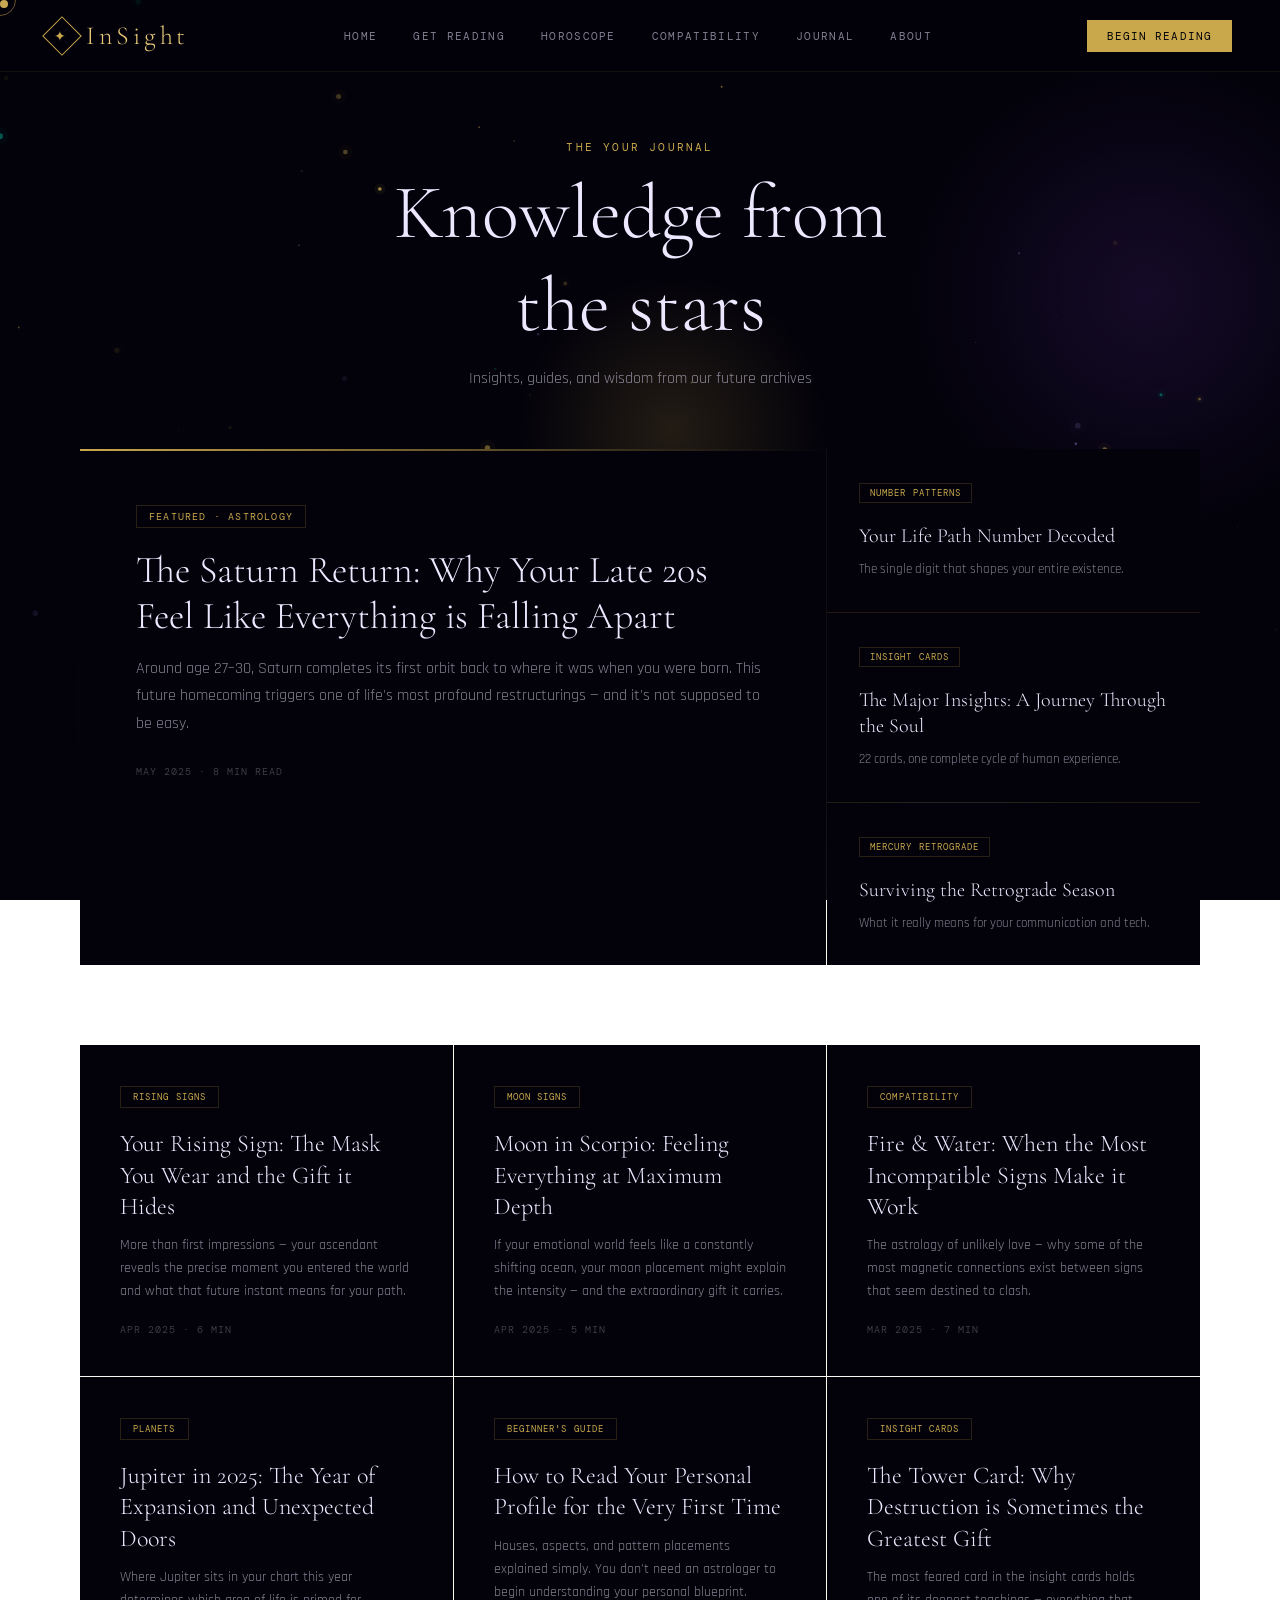
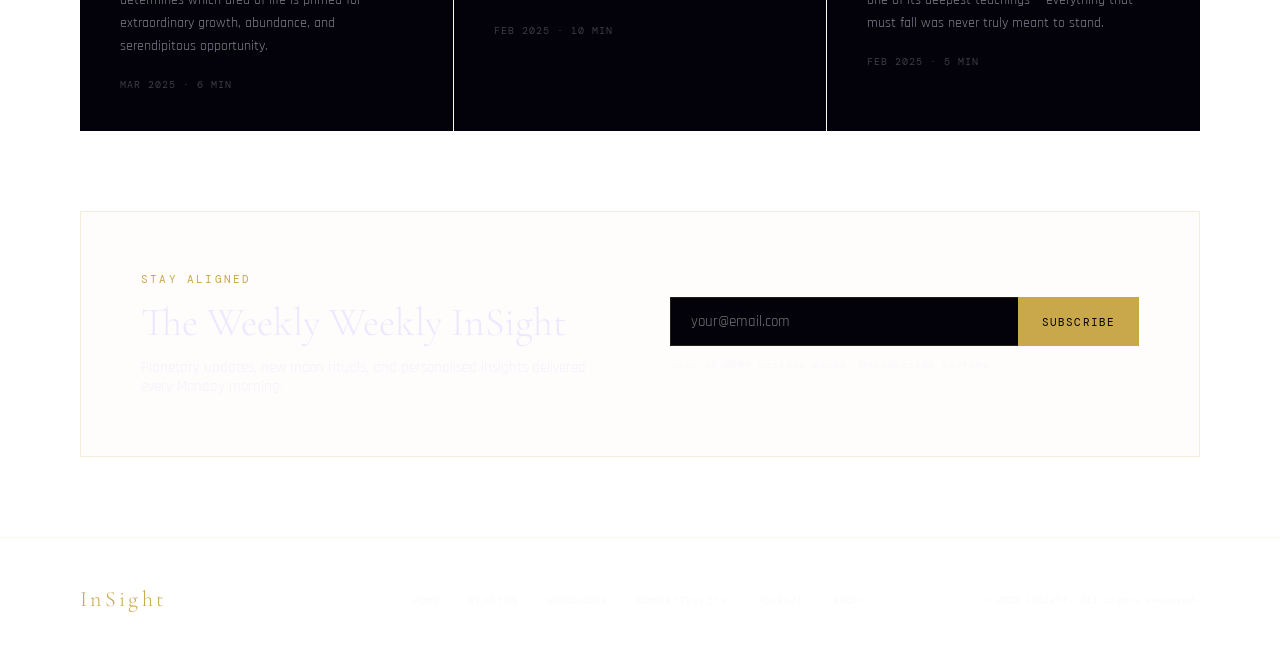
<file: blog (1).html>
<!DOCTYPE html>
<html lang="en">
<head>
<meta charset="UTF-8" />
<meta name="viewport" content="width=device-width, initial-scale=1.0" />
<title>InSight — Your Journal</title>
<link rel="stylesheet" href="style.css" />
<style>
.blog-hero { padding-top: 140px; text-align: center; padding-bottom: 60px; }
.blog-hero h1 { font-family: 'Cormorant Garamond', serif; font-size: clamp(48px, 6vw, 80px); font-weight: 300; margin-bottom: 16px; }
.blog-hero p { font-size: 16px; color: var(--text2); }

.blog-grid {
  display: grid;
  grid-template-columns: 2fr 1fr;
  gap: 1px;
  background: var(--border2);
  margin: 0 80px 80px;
}

.blog-featured {
  background: var(--bg);
  padding: 56px;
  position: relative;
  overflow: hidden;
  cursor: none;
  transition: background 0.3s;
}
.blog-featured:hover { background: rgba(201,168,76,0.02); }
.blog-featured::before {
  content: '';
  position: absolute;
  top: 0; left: 0; right: 0;
  height: 2px;
  background: linear-gradient(90deg, var(--gold), transparent);
}

.blog-tag {
  font-family: 'DM Mono', monospace;
  font-size: 10px;
  letter-spacing: 0.12em;
  color: var(--gold);
  text-transform: uppercase;
  border: 1px solid var(--border);
  padding: 4px 12px;
  display: inline-block;
  margin-bottom: 20px;
}

.blog-featured h2 {
  font-family: 'Cormorant Garamond', serif;
  font-size: 38px;
  font-weight: 300;
  line-height: 1.2;
  margin-bottom: 16px;
}
.blog-featured .excerpt {
  font-size: 16px;
  color: var(--text2);
  line-height: 1.7;
  margin-bottom: 28px;
}
.blog-meta {
  font-family: 'DM Mono', monospace;
  font-size: 10px;
  letter-spacing: 0.1em;
  color: var(--text3);
  text-transform: uppercase;
}

.blog-sidebar {
  display: flex;
  flex-direction: column;
  gap: 1px;
  background: var(--border2);
}
.blog-side-item {
  background: var(--bg);
  padding: 32px;
  cursor: none;
  transition: background 0.2s;
  flex: 1;
}
.blog-side-item:hover { background: rgba(201,168,76,0.02); }
.blog-side-item h3 { font-family: 'Cormorant Garamond', serif; font-size: 20px; font-weight: 300; line-height: 1.3; margin-bottom: 10px; }
.blog-side-item p { font-size: 13px; color: var(--text2); line-height: 1.6; }

.blog-row {
  display: grid;
  grid-template-columns: repeat(3, 1fr);
  gap: 1px;
  background: var(--border2);
  margin: 0 80px 80px;
}
.blog-card {
  background: var(--bg);
  padding: 40px;
  cursor: none;
  transition: background 0.3s;
}
.blog-card:hover { background: rgba(201,168,76,0.02); }
.blog-card h3 { font-family: 'Cormorant Garamond', serif; font-size: 24px; font-weight: 300; line-height: 1.3; margin-bottom: 12px; }
.blog-card p { font-size: 14px; color: var(--text2); line-height: 1.65; }

/* Newsletter */
.newsletter {
  margin: 0 80px 80px;
  border: 1px solid var(--border);
  padding: 60px;
  display: grid;
  grid-template-columns: 1fr 1fr;
  gap: 60px;
  align-items: center;
  background: rgba(201,168,76,0.02);
}
.newsletter h2 { font-family: 'Cormorant Garamond', serif; font-size: 40px; font-weight: 300; margin-bottom: 12px; }
.newsletter p { font-size: 15px; color: var(--text2); }
.newsletter-form { display: flex; gap: 0; }
.newsletter-form input { flex: 1; background: var(--bg); border: 1px solid var(--border); border-right: none; color: var(--text); font-family: 'Rajdhani', sans-serif; font-size: 15px; padding: 14px 20px; outline: none; }
.newsletter-form input:focus { border-color: var(--gold); }
.newsletter-form button { background: var(--gold); border: none; color: var(--bg); font-family: 'DM Mono', monospace; font-size: 11px; letter-spacing: 0.1em; text-transform: uppercase; padding: 14px 24px; cursor: none; white-space: nowrap; transition: background 0.2s; }
.newsletter-form button:hover { background: var(--gold2); }
</style>
</head>
<body>
<div class="cursor"></div>
<div class="cursor-ring"></div>
<canvas id="starfield"></canvas>

<nav>
  <a href="index.html" class="nav-logo">
    <div class="nav-logo-mark"></div>
    InSight
  </a>
  <ul class="nav-links">
    <li><a href="index.html">Home</a></li>
    <li><a href="reading.html">Get Reading</a></li>
    <li><a href="horoscope.html">Horoscope</a></li>
    <li><a href="compatibility.html">Compatibility</a></li>
    <li><a href="blog.html">Journal</a></li>
    <li><a href="about.html">About</a></li>
  </ul>
  <a href="reading.html" class="nav-cta">Begin Reading</a>
</nav>

<main class="page">
  <div class="blog-hero fade-up">
    <span class="eyebrow">The Your Journal</span>
    <h1>Knowledge from<br>the stars</h1>
    <p>Insights, guides, and wisdom from our future archives</p>
  </div>

  <div class="blog-grid fade-up delay-1">
    <div class="blog-featured">
      <span class="blog-tag">Featured · Astrology</span>
      <h2>The Saturn Return: Why Your Late 20s Feel Like Everything is Falling Apart</h2>
      <p class="excerpt">Around age 27–30, Saturn completes its first orbit back to where it was when you were born. This future homecoming triggers one of life's most profound restructurings — and it's not supposed to be easy.</p>
      <div class="blog-meta">May 2025 · 8 min read</div>
    </div>
    <div class="blog-sidebar">
      <div class="blog-side-item">
        <span class="blog-tag" style="font-size:9px;padding:3px 10px;">Number Patterns</span>
        <h3>Your Life Path Number Decoded</h3>
        <p>The single digit that shapes your entire existence.</p>
      </div>
      <div class="blog-side-item">
        <span class="blog-tag" style="font-size:9px;padding:3px 10px;">Insight Cards</span>
        <h3>The Major Insights: A Journey Through the Soul</h3>
        <p>22 cards, one complete cycle of human experience.</p>
      </div>
      <div class="blog-side-item">
        <span class="blog-tag" style="font-size:9px;padding:3px 10px;">Mercury Retrograde</span>
        <h3>Surviving the Retrograde Season</h3>
        <p>What it really means for your communication and tech.</p>
      </div>
    </div>
  </div>

  <div class="blog-row fade-up delay-2">
    <div class="blog-card">
      <span class="blog-tag" style="font-size:9px;">Rising Signs</span>
      <h3>Your Rising Sign: The Mask You Wear and the Gift it Hides</h3>
      <p>More than first impressions — your ascendant reveals the precise moment you entered the world and what that future instant means for your path.</p>
      <div class="blog-meta" style="margin-top:20px;font-family:'DM Mono',monospace;font-size:10px;color:var(--text3);">Apr 2025 · 6 min</div>
    </div>
    <div class="blog-card">
      <span class="blog-tag" style="font-size:9px;">Moon Signs</span>
      <h3>Moon in Scorpio: Feeling Everything at Maximum Depth</h3>
      <p>If your emotional world feels like a constantly shifting ocean, your moon placement might explain the intensity — and the extraordinary gift it carries.</p>
      <div class="blog-meta" style="margin-top:20px;font-family:'DM Mono',monospace;font-size:10px;color:var(--text3);">Apr 2025 · 5 min</div>
    </div>
    <div class="blog-card">
      <span class="blog-tag" style="font-size:9px;">Compatibility</span>
      <h3>Fire & Water: When the Most Incompatible Signs Make it Work</h3>
      <p>The astrology of unlikely love — why some of the most magnetic connections exist between signs that seem destined to clash.</p>
      <div class="blog-meta" style="margin-top:20px;font-family:'DM Mono',monospace;font-size:10px;color:var(--text3);">Mar 2025 · 7 min</div>
    </div>
    <div class="blog-card">
      <span class="blog-tag" style="font-size:9px;">Planets</span>
      <h3>Jupiter in 2025: The Year of Expansion and Unexpected Doors</h3>
      <p>Where Jupiter sits in your chart this year determines which area of life is primed for extraordinary growth, abundance, and serendipitous opportunity.</p>
      <div class="blog-meta" style="margin-top:20px;font-family:'DM Mono',monospace;font-size:10px;color:var(--text3);">Mar 2025 · 6 min</div>
    </div>
    <div class="blog-card">
      <span class="blog-tag" style="font-size:9px;">Beginner's Guide</span>
      <h3>How to Read Your Personal Profile for the Very First Time</h3>
      <p>Houses, aspects, and pattern placements explained simply. You don't need an astrologer to begin understanding your personal blueprint.</p>
      <div class="blog-meta" style="margin-top:20px;font-family:'DM Mono',monospace;font-size:10px;color:var(--text3);">Feb 2025 · 10 min</div>
    </div>
    <div class="blog-card">
      <span class="blog-tag" style="font-size:9px;">Insight Cards</span>
      <h3>The Tower Card: Why Destruction is Sometimes the Greatest Gift</h3>
      <p>The most feared card in the insight cards holds one of its deepest teachings — everything that must fall was never truly meant to stand.</p>
      <div class="blog-meta" style="margin-top:20px;font-family:'DM Mono',monospace;font-size:10px;color:var(--text3);">Feb 2025 · 5 min</div>
    </div>
  </div>

  <div class="newsletter fade-up">
    <div>
      <span class="eyebrow">Stay Aligned</span>
      <h2>The Weekly Weekly InSight</h2>
      <p>Planetary updates, new moon rituals, and personalised insights delivered every Monday morning.</p>
    </div>
    <div>
      <div class="newsletter-form">
        <input type="email" id="emailInput" placeholder="your@email.com" />
        <button onclick="subscribe()">Subscribe</button>
      </div>
      <p style="font-family:'DM Mono',monospace;font-size:10px;color:var(--text3);margin-top:12px;letter-spacing:0.08em;">Join 48,000+ curious minds. Unsubscribe anytime.</p>
    </div>
  </div>
</main>

<footer>
  <div class="footer-logo">InSight</div>
  <ul class="footer-links">
    <li><a href="index.html">Home</a></li>
    <li><a href="reading.html">Reading</a></li>
    <li><a href="horoscope.html">Horoscope</a></li>
    <li><a href="compatibility.html">Compatibility</a></li>
    <li><a href="blog.html">Journal</a></li>
    <li><a href="about.html">About</a></li>
  </ul>
  <p class="footer-copy">© 2025 InSight. All rights reserved.</p>
</footer>

<script src="main.js"></script>
<script>
function subscribe() {
  const email = document.getElementById('emailInput').value;
  if (!email) return;
  document.getElementById('emailInput').value = '';
  document.querySelector('.newsletter-form button').textContent = 'You\'re in ✦';
  setTimeout(() => { document.querySelector('.newsletter-form button').textContent = 'Subscribe'; }, 3000);
}
</script>
</body>
</html>
</file>
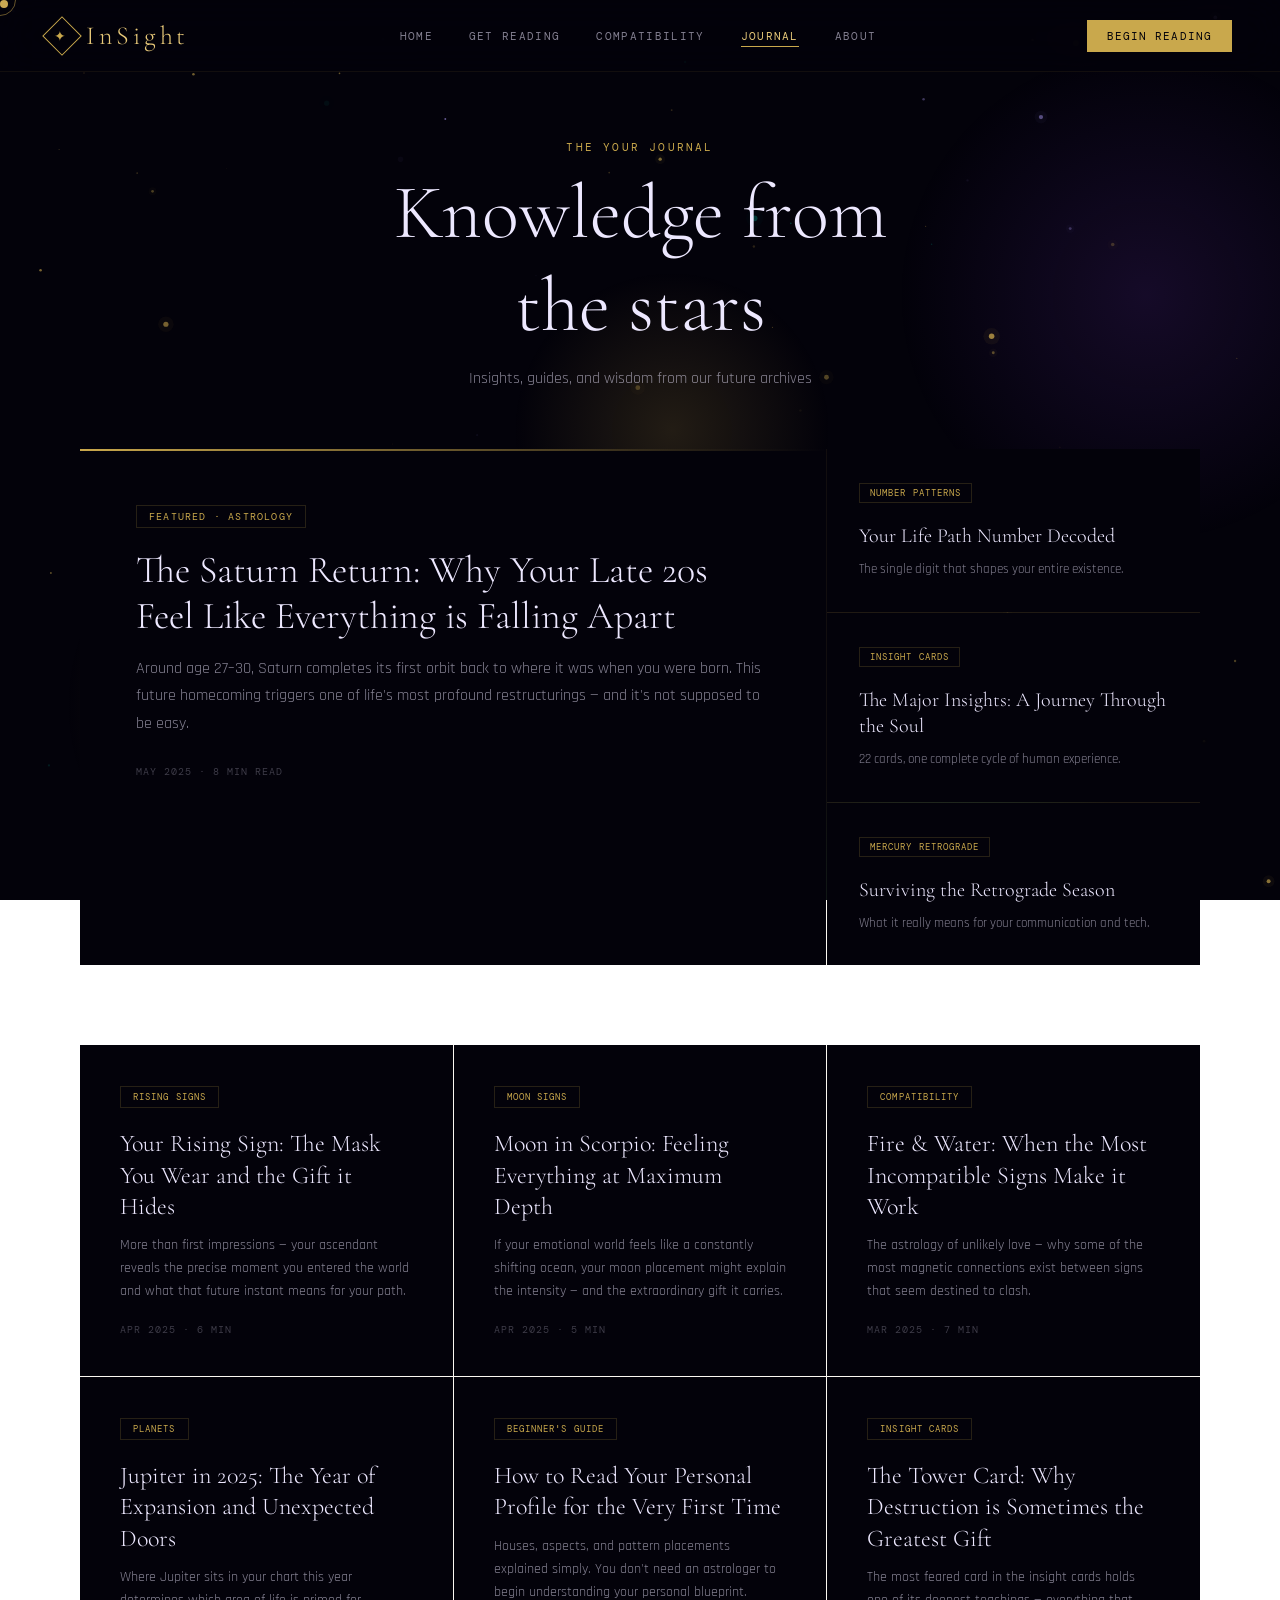
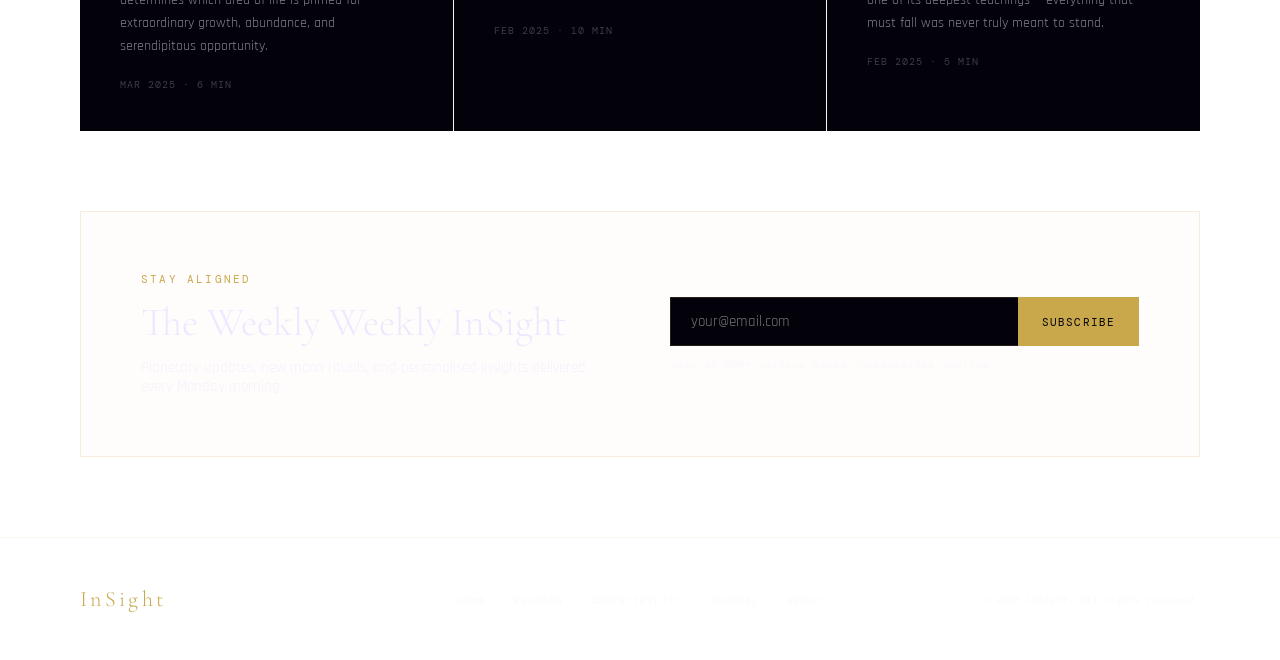
<file: blog.html>
<!DOCTYPE html>
<html lang="en">
<head>
<meta charset="UTF-8" />
<meta name="viewport" content="width=device-width, initial-scale=1.0" />
<title>InSight — Your Journal</title>
<link rel="stylesheet" href="style.css" />
<style>
.blog-hero { padding-top: 140px; text-align: center; padding-bottom: 60px; }
.blog-hero h1 { font-family: 'Cormorant Garamond', serif; font-size: clamp(48px, 6vw, 80px); font-weight: 300; margin-bottom: 16px; }
.blog-hero p { font-size: 16px; color: var(--text2); }

.blog-grid {
  display: grid;
  grid-template-columns: 2fr 1fr;
  gap: 1px;
  background: var(--border2);
  margin: 0 80px 80px;
}

.blog-featured {
  background: var(--bg);
  padding: 56px;
  position: relative;
  overflow: hidden;
  cursor: none;
  transition: background 0.3s;
}
.blog-featured:hover { background: rgba(201,168,76,0.02); }
.blog-featured::before {
  content: '';
  position: absolute;
  top: 0; left: 0; right: 0;
  height: 2px;
  background: linear-gradient(90deg, var(--gold), transparent);
}

.blog-tag {
  font-family: 'DM Mono', monospace;
  font-size: 10px;
  letter-spacing: 0.12em;
  color: var(--gold);
  text-transform: uppercase;
  border: 1px solid var(--border);
  padding: 4px 12px;
  display: inline-block;
  margin-bottom: 20px;
}

.blog-featured h2 {
  font-family: 'Cormorant Garamond', serif;
  font-size: 38px;
  font-weight: 300;
  line-height: 1.2;
  margin-bottom: 16px;
}
.blog-featured .excerpt {
  font-size: 16px;
  color: var(--text2);
  line-height: 1.7;
  margin-bottom: 28px;
}
.blog-meta {
  font-family: 'DM Mono', monospace;
  font-size: 10px;
  letter-spacing: 0.1em;
  color: var(--text3);
  text-transform: uppercase;
}

.blog-sidebar {
  display: flex;
  flex-direction: column;
  gap: 1px;
  background: var(--border2);
}
.blog-side-item {
  background: var(--bg);
  padding: 32px;
  cursor: none;
  transition: background 0.2s;
  flex: 1;
}
.blog-side-item:hover { background: rgba(201,168,76,0.02); }
.blog-side-item h3 { font-family: 'Cormorant Garamond', serif; font-size: 20px; font-weight: 300; line-height: 1.3; margin-bottom: 10px; }
.blog-side-item p { font-size: 13px; color: var(--text2); line-height: 1.6; }

.blog-row {
  display: grid;
  grid-template-columns: repeat(3, 1fr);
  gap: 1px;
  background: var(--border2);
  margin: 0 80px 80px;
}
.blog-card {
  background: var(--bg);
  padding: 40px;
  cursor: none;
  transition: background 0.3s;
}
.blog-card:hover { background: rgba(201,168,76,0.02); }
.blog-card h3 { font-family: 'Cormorant Garamond', serif; font-size: 24px; font-weight: 300; line-height: 1.3; margin-bottom: 12px; }
.blog-card p { font-size: 14px; color: var(--text2); line-height: 1.65; }

/* Newsletter */
.newsletter {
  margin: 0 80px 80px;
  border: 1px solid var(--border);
  padding: 60px;
  display: grid;
  grid-template-columns: 1fr 1fr;
  gap: 60px;
  align-items: center;
  background: rgba(201,168,76,0.02);
}
.newsletter h2 { font-family: 'Cormorant Garamond', serif; font-size: 40px; font-weight: 300; margin-bottom: 12px; }
.newsletter p { font-size: 15px; color: var(--text2); }
.newsletter-form { display: flex; gap: 0; }
.newsletter-form input { flex: 1; background: var(--bg); border: 1px solid var(--border); border-right: none; color: var(--text); font-family: 'Rajdhani', sans-serif; font-size: 15px; padding: 14px 20px; outline: none; }
.newsletter-form input:focus { border-color: var(--gold); }
.newsletter-form button { background: var(--gold); border: none; color: var(--bg); font-family: 'DM Mono', monospace; font-size: 11px; letter-spacing: 0.1em; text-transform: uppercase; padding: 14px 24px; cursor: none; white-space: nowrap; transition: background 0.2s; }
.newsletter-form button:hover { background: var(--gold2); }
</style>
</head>
<body>
<div class="cursor"></div>
<div class="cursor-ring"></div>
<canvas id="starfield"></canvas>

<nav>
  <a href="index.html" class="nav-logo">
    <div class="nav-logo-mark"></div>
    InSight
  </a>
  <ul class="nav-links">
    <li><a href="index.html">Home</a></li>
    <li><a href="reading.html">Get Reading</a></li>
    <li><a href="compatibility.html">Compatibility</a></li>
    <li><a href="blog.html">Journal</a></li>
    <li><a href="about.html">About</a></li>
  </ul>
  <a href="reading.html" class="nav-cta">Begin Reading</a>
</nav>

<main class="page">
  <div class="blog-hero fade-up">
    <span class="eyebrow">The Your Journal</span>
    <h1>Knowledge from<br>the stars</h1>
    <p>Insights, guides, and wisdom from our future archives</p>
  </div>

  <div class="blog-grid fade-up delay-1">
    <div class="blog-featured">
      <span class="blog-tag">Featured · Astrology</span>
      <h2>The Saturn Return: Why Your Late 20s Feel Like Everything is Falling Apart</h2>
      <p class="excerpt">Around age 27–30, Saturn completes its first orbit back to where it was when you were born. This future homecoming triggers one of life's most profound restructurings — and it's not supposed to be easy.</p>
      <div class="blog-meta">May 2025 · 8 min read</div>
    </div>
    <div class="blog-sidebar">
      <div class="blog-side-item">
        <span class="blog-tag" style="font-size:9px;padding:3px 10px;">Number Patterns</span>
        <h3>Your Life Path Number Decoded</h3>
        <p>The single digit that shapes your entire existence.</p>
      </div>
      <div class="blog-side-item">
        <span class="blog-tag" style="font-size:9px;padding:3px 10px;">Insight Cards</span>
        <h3>The Major Insights: A Journey Through the Soul</h3>
        <p>22 cards, one complete cycle of human experience.</p>
      </div>
      <div class="blog-side-item">
        <span class="blog-tag" style="font-size:9px;padding:3px 10px;">Mercury Retrograde</span>
        <h3>Surviving the Retrograde Season</h3>
        <p>What it really means for your communication and tech.</p>
      </div>
    </div>
  </div>

  <div class="blog-row fade-up delay-2">
    <div class="blog-card">
      <span class="blog-tag" style="font-size:9px;">Rising Signs</span>
      <h3>Your Rising Sign: The Mask You Wear and the Gift it Hides</h3>
      <p>More than first impressions — your ascendant reveals the precise moment you entered the world and what that future instant means for your path.</p>
      <div class="blog-meta" style="margin-top:20px;font-family:'DM Mono',monospace;font-size:10px;color:var(--text3);">Apr 2025 · 6 min</div>
    </div>
    <div class="blog-card">
      <span class="blog-tag" style="font-size:9px;">Moon Signs</span>
      <h3>Moon in Scorpio: Feeling Everything at Maximum Depth</h3>
      <p>If your emotional world feels like a constantly shifting ocean, your moon placement might explain the intensity — and the extraordinary gift it carries.</p>
      <div class="blog-meta" style="margin-top:20px;font-family:'DM Mono',monospace;font-size:10px;color:var(--text3);">Apr 2025 · 5 min</div>
    </div>
    <div class="blog-card">
      <span class="blog-tag" style="font-size:9px;">Compatibility</span>
      <h3>Fire & Water: When the Most Incompatible Signs Make it Work</h3>
      <p>The astrology of unlikely love — why some of the most magnetic connections exist between signs that seem destined to clash.</p>
      <div class="blog-meta" style="margin-top:20px;font-family:'DM Mono',monospace;font-size:10px;color:var(--text3);">Mar 2025 · 7 min</div>
    </div>
    <div class="blog-card">
      <span class="blog-tag" style="font-size:9px;">Planets</span>
      <h3>Jupiter in 2025: The Year of Expansion and Unexpected Doors</h3>
      <p>Where Jupiter sits in your chart this year determines which area of life is primed for extraordinary growth, abundance, and serendipitous opportunity.</p>
      <div class="blog-meta" style="margin-top:20px;font-family:'DM Mono',monospace;font-size:10px;color:var(--text3);">Mar 2025 · 6 min</div>
    </div>
    <div class="blog-card">
      <span class="blog-tag" style="font-size:9px;">Beginner's Guide</span>
      <h3>How to Read Your Personal Profile for the Very First Time</h3>
      <p>Houses, aspects, and pattern placements explained simply. You don't need an astrologer to begin understanding your personal blueprint.</p>
      <div class="blog-meta" style="margin-top:20px;font-family:'DM Mono',monospace;font-size:10px;color:var(--text3);">Feb 2025 · 10 min</div>
    </div>
    <div class="blog-card">
      <span class="blog-tag" style="font-size:9px;">Insight Cards</span>
      <h3>The Tower Card: Why Destruction is Sometimes the Greatest Gift</h3>
      <p>The most feared card in the insight cards holds one of its deepest teachings — everything that must fall was never truly meant to stand.</p>
      <div class="blog-meta" style="margin-top:20px;font-family:'DM Mono',monospace;font-size:10px;color:var(--text3);">Feb 2025 · 5 min</div>
    </div>
  </div>

  <div class="newsletter fade-up">
    <div>
      <span class="eyebrow">Stay Aligned</span>
      <h2>The Weekly Weekly InSight</h2>
      <p>Planetary updates, new moon rituals, and personalised insights delivered every Monday morning.</p>
    </div>
    <div>
      <div class="newsletter-form">
        <input type="email" id="emailInput" placeholder="your@email.com" />
        <button onclick="subscribe()">Subscribe</button>
      </div>
      <p style="font-family:'DM Mono',monospace;font-size:10px;color:var(--text3);margin-top:12px;letter-spacing:0.08em;">Join 48,000+ curious minds. Unsubscribe anytime.</p>
    </div>
  </div>
</main>

<footer>
  <div class="footer-logo">InSight</div>
  <ul class="footer-links">
    <li><a href="index.html">Home</a></li>
    <li><a href="reading.html">Reading</a></li>
    <li><a href="compatibility.html">Compatibility</a></li>
    <li><a href="blog.html">Journal</a></li>
    <li><a href="about.html">About</a></li>
  </ul>
  <p class="footer-copy">© 2025 InSight. All rights reserved.</p>
</footer>

<script src="main.js"></script>
<script>
function subscribe() {
  const email = document.getElementById('emailInput').value;
  if (!email) return;
  document.getElementById('emailInput').value = '';
  document.querySelector('.newsletter-form button').textContent = 'You\'re in ✦';
  setTimeout(() => { document.querySelector('.newsletter-form button').textContent = 'Subscribe'; }, 3000);
}
</script>
</body>
</html>
</file>
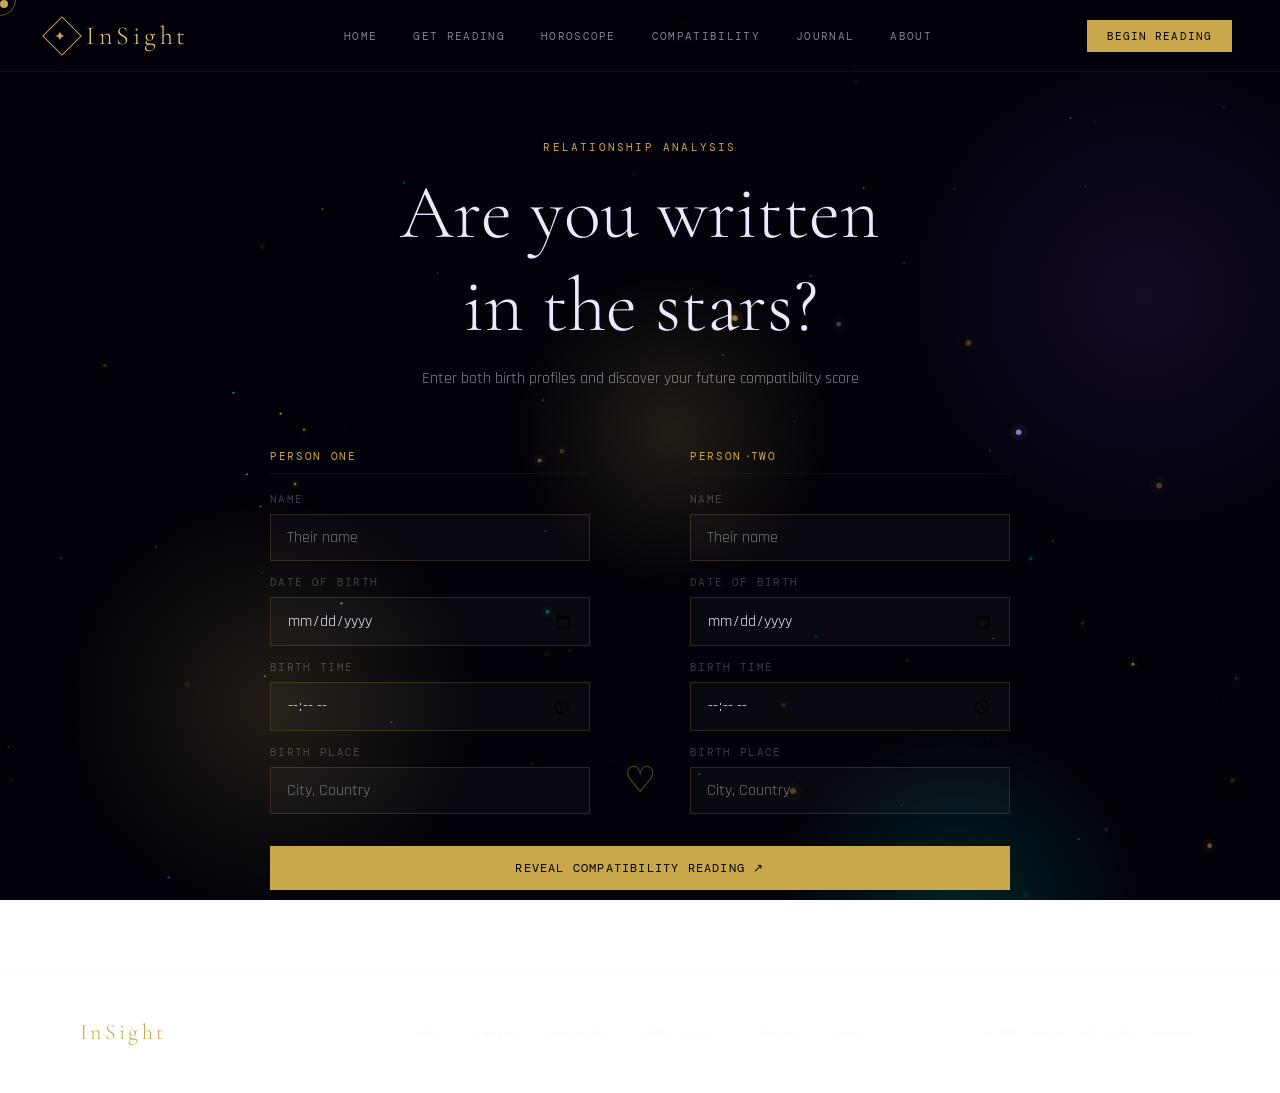
<file: compatibility (1).html>
<!DOCTYPE html>
<html lang="en">
<head>
<meta charset="UTF-8" />
<meta name="viewport" content="width=device-width, initial-scale=1.0" />
<title>InSight — Compatibility</title>
<link rel="stylesheet" href="style.css" />
<style>
.compat-hero { padding-top: 140px; text-align: center; padding-bottom: 60px; }
.compat-hero h1 { font-family: 'Cormorant Garamond', serif; font-size: clamp(48px, 6vw, 80px); font-weight: 300; margin-bottom: 16px; }
.compat-hero p { font-size: 16px; color: var(--text2); }

.compat-form-wrap {
  max-width: 900px;
  margin: 0 auto 80px;
  padding: 0 80px;
}
.two-col {
  display: grid;
  grid-template-columns: 1fr 60px 1fr;
  gap: 20px;
  align-items: end;
  margin-bottom: 32px;
}
.two-col .divider-icon {
  text-align: center;
  font-family: 'Cormorant Garamond', serif;
  font-size: 36px;
  color: var(--gold);
  opacity: 0.5;
  padding-bottom: 12px;
}
.person-col { display: flex; flex-direction: column; gap: 14px; }
.person-label {
  font-family: 'DM Mono', monospace;
  font-size: 11px;
  letter-spacing: 0.15em;
  color: var(--gold);
  text-transform: uppercase;
  border-bottom: 1px solid var(--border2);
  padding-bottom: 10px;
  margin-bottom: 4px;
}

/* Result */
.compat-result { max-width: 900px; margin: 0 auto; padding: 0 80px 100px; display: none; }
.compat-result.visible { display: block; animation: fadeUp 0.6s forwards; }

.score-banner {
  background: var(--bg2);
  border: 1px solid var(--border);
  padding: 48px;
  text-align: center;
  margin-bottom: 2px;
}
.score-num {
  font-family: 'Cormorant Garamond', serif;
  font-size: 100px;
  font-weight: 300;
  color: var(--gold2);
  line-height: 1;
  margin-bottom: 8px;
}
.score-label { font-family: 'DM Mono', monospace; font-size: 11px; letter-spacing: 0.15em; color: var(--text3); text-transform: uppercase; }

.compat-sections { display: grid; grid-template-columns: 1fr 1fr; gap: 2px; background: var(--border2); }
.compat-section { background: var(--bg); padding: 40px; }
.compat-section.full { grid-column: 1 / -1; }
.compat-section h3 { font-family: 'DM Mono', monospace; font-size: 10px; letter-spacing: 0.15em; color: var(--gold); text-transform: uppercase; margin-bottom: 16px; }
.compat-section p { font-family: 'Cormorant Garamond', serif; font-size: 18px; font-weight: 300; line-height: 1.75; color: var(--text2); }

.compat-meters { display: grid; grid-template-columns: 1fr; gap: 16px; }
.cmeter { display: grid; grid-template-columns: 100px 1fr 40px; align-items: center; gap: 16px; }
.cmeter-label { font-family: 'DM Mono', monospace; font-size: 10px; color: var(--text3); text-transform: uppercase; letter-spacing: 0.08em; }
.cmeter-bar { height: 2px; background: var(--border2); }
.cmeter-fill { height: 100%; background: linear-gradient(90deg, var(--gold), var(--teal)); transition: width 1s ease; }
.cmeter-val { font-family: 'DM Mono', monospace; font-size: 12px; color: var(--gold2); text-align: right; }
</style>
</head>
<body>
<div class="cursor"></div>
<div class="cursor-ring"></div>
<canvas id="starfield"></canvas>

<nav>
  <a href="index.html" class="nav-logo">
    <div class="nav-logo-mark"></div>
    InSight
  </a>
  <ul class="nav-links">
    <li><a href="index.html">Home</a></li>
    <li><a href="reading.html">Get Reading</a></li>
    <li><a href="horoscope.html">Horoscope</a></li>
    <li><a href="compatibility.html">Compatibility</a></li>
    <li><a href="blog.html">Journal</a></li>
    <li><a href="about.html">About</a></li>
  </ul>
  <a href="reading.html" class="nav-cta">Begin Reading</a>
</nav>

<main class="page">
  <div class="compat-hero fade-up">
    <span class="eyebrow">Relationship Analysis</span>
    <h1>Are you written<br>in the stars?</h1>
    <p>Enter both birth profiles and discover your future compatibility score</p>
  </div>

  <div class="compat-form-wrap fade-up delay-1">
    <div class="two-col">
      <div class="person-col">
        <div class="person-label">Person One</div>
        <div class="field-group"><label>Name</label><input type="text" id="name1" placeholder="Their name" /></div>
        <div class="field-group"><label>Date of Birth</label><input type="date" id="dob1" /></div>
        <div class="field-group"><label>Birth Time</label><input type="time" id="time1" /></div>
        <div class="field-group"><label>Birth Place</label><input type="text" id="place1" placeholder="City, Country" /></div>
      </div>
      <div class="divider-icon">♡</div>
      <div class="person-col">
        <div class="person-label">Person Two</div>
        <div class="field-group"><label>Name</label><input type="text" id="name2" placeholder="Their name" /></div>
        <div class="field-group"><label>Date of Birth</label><input type="date" id="dob2" /></div>
        <div class="field-group"><label>Birth Time</label><input type="time" id="time2" /></div>
        <div class="field-group"><label>Birth Place</label><input type="text" id="place2" placeholder="City, Country" /></div>
      </div>
    </div>
    <button class="btn-primary" style="width:100%;justify-content:center;" onclick="getCompatibility()">
      Reveal Compatibility Reading ↗
    </button>
  </div>

  <div class="compat-result" id="compatResult">
    <div class="score-banner">
      <div class="score-num" id="scoreNum">—</div>
      <div class="score-label" id="scoreLabel">Future Compatibility Score</div>
    </div>
    <div class="compat-sections">
      <div class="compat-section full">
        <h3>Overall Compatibility Analysis</h3>
        <p id="overallText"></p>
      </div>
      <div class="compat-section">
        <h3>Love & Romance</h3>
        <p id="loveText"></p>
      </div>
      <div class="compat-section">
        <h3>Communication</h3>
        <p id="commText"></p>
      </div>
      <div class="compat-section">
        <h3>Compatibility Meters</h3>
        <div class="compat-meters">
          <div class="cmeter"><span class="cmeter-label">Emotional</span><div class="cmeter-bar"><div class="cmeter-fill" id="m1" style="width:0%"></div></div><span class="cmeter-val" id="mv1">—</span></div>
          <div class="cmeter"><span class="cmeter-label">Physical</span><div class="cmeter-bar"><div class="cmeter-fill" id="m2" style="width:0%"></div></div><span class="cmeter-val" id="mv2">—</span></div>
          <div class="cmeter"><span class="cmeter-label">Intellectual</span><div class="cmeter-bar"><div class="cmeter-fill" id="m3" style="width:0%"></div></div><span class="cmeter-val" id="mv3">—</span></div>
          <div class="cmeter"><span class="cmeter-label">Spiritual</span><div class="cmeter-bar"><div class="cmeter-fill" id="m4" style="width:0%"></div></div><span class="cmeter-val" id="mv4">—</span></div>
        </div>
      </div>
      <div class="compat-section">
        <h3>Growth Together</h3>
        <p id="growthText"></p>
      </div>
    </div>
  </div>
</main>

<footer>
  <div class="footer-logo">InSight</div>
  <ul class="footer-links">
    <li><a href="index.html">Home</a></li>
    <li><a href="reading.html">Reading</a></li>
    <li><a href="horoscope.html">Horoscope</a></li>
    <li><a href="compatibility.html">Compatibility</a></li>
    <li><a href="blog.html">Journal</a></li>
    <li><a href="about.html">About</a></li>
  </ul>
  <p class="footer-copy">© 2025 InSight. All rights reserved.</p>
</footer>

<script src="main.js"></script>
<script>
async function getCompatibility() {
  const n1 = document.getElementById('name1').value.trim();
  const d1 = document.getElementById('dob1').value;
  const t1 = document.getElementById('time1').value;
  const p1 = document.getElementById('place1').value.trim();
  const n2 = document.getElementById('name2').value.trim();
  const d2 = document.getElementById('dob2').value;
  const t2 = document.getElementById('time2').value;
  const p2 = document.getElementById('place2').value.trim();

  if (!n1 || !d1 || !n2 || !d2) { alert('Please fill in at least names and birth dates for both people.'); return; }

  const result = document.getElementById('compatResult');
  result.classList.remove('visible');
  document.querySelector('.btn-primary').textContent = 'Reading the stars…';
  document.querySelector('.btn-primary').disabled = true;

  const prompt = `You are InSight, a sophisticated future compatibility guide. Analyse the compatibility analysis between:
Person 1: ${n1}, born ${d1}${t1?' at '+t1:''}, ${p1||'unknown location'}
Person 2: ${n2}, born ${d2}${t2?' at '+t2:''}, ${p2||'unknown location'}

Respond ONLY with valid JSON (no markdown, no backticks):
{
  "score": 78,
  "overall": "3 sentences on their deep connection. Poetic, insightful, specific.",
  "love": "2 sentences on romantic and emotional compatibility.",
  "communication": "2 sentences on how they communicate and think together.",
  "growth": "2 sentences on what they can build and learn together.",
  "emotional": 82,
  "physical": 74,
  "intellectual": 88,
  "spiritual": 70
}`;

  try {
    const res = await fetch('https://api.anthropic.com/v1/messages', {
      method: 'POST',
      headers: { 'Content-Type': 'application/json' },
      body: JSON.stringify({ model: 'claude-sonnet-4-20250514', max_tokens: 1000, messages: [{ role: 'user', content: prompt }] })
    });
    const data = await res.json();
    const r = JSON.parse(data.content?.find(b => b.type === 'text')?.text.replace(/```json|```/g, '').trim() || '{}');

    document.getElementById('scoreNum').textContent = (r.score || 75) + '%';
    document.getElementById('overallText').textContent = r.overall || '';
    document.getElementById('loveText').textContent = r.love || '';
    document.getElementById('commText').textContent = r.communication || '';
    document.getElementById('growthText').textContent = r.growth || '';
    setTimeout(() => {
      [['m1','mv1',r.emotional||75],['m2','mv2',r.physical||75],['m3','mv3',r.intellectual||75],['m4','mv4',r.spiritual||75]].forEach(([m,mv,v]) => {
        document.getElementById(m).style.width = v + '%';
        document.getElementById(mv).textContent = v + '%';
      });
    }, 400);
    result.classList.add('visible');
    result.scrollIntoView({ behavior: 'smooth', block: 'start' });
  } catch(e) {
    alert('Something went wrong. Please try again.');
  }

  document.querySelector('.btn-primary').textContent = 'Reveal Compatibility Reading ↗';
  document.querySelector('.btn-primary').disabled = false;
}
</script>
</body>
</html>
</file>
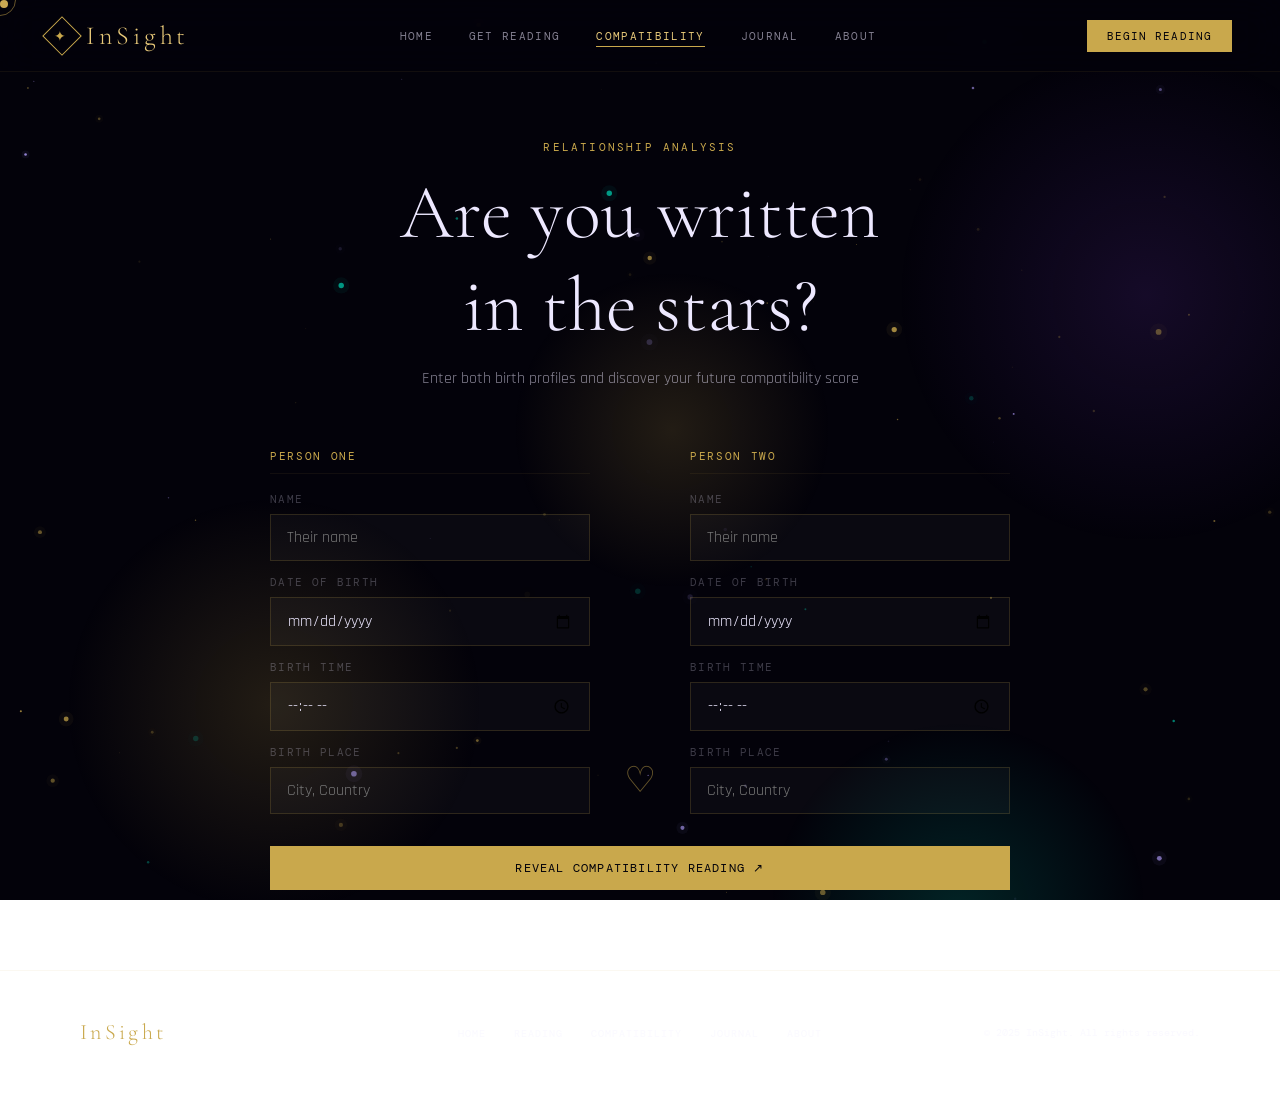
<file: compatibility.html>
<!DOCTYPE html>
<html lang="en">
<head>
<meta charset="UTF-8" />
<meta name="viewport" content="width=device-width, initial-scale=1.0" />
<title>InSight — Compatibility</title>
<link rel="stylesheet" href="style.css" />
<style>
.compat-hero { padding-top: 140px; text-align: center; padding-bottom: 60px; }
.compat-hero h1 { font-family: 'Cormorant Garamond', serif; font-size: clamp(48px, 6vw, 80px); font-weight: 300; margin-bottom: 16px; }
.compat-hero p { font-size: 16px; color: var(--text2); }

.compat-form-wrap {
  max-width: 900px;
  margin: 0 auto 80px;
  padding: 0 80px;
}
.two-col {
  display: grid;
  grid-template-columns: 1fr 60px 1fr;
  gap: 20px;
  align-items: end;
  margin-bottom: 32px;
}
.two-col .divider-icon {
  text-align: center;
  font-family: 'Cormorant Garamond', serif;
  font-size: 36px;
  color: var(--gold);
  opacity: 0.5;
  padding-bottom: 12px;
}
.person-col { display: flex; flex-direction: column; gap: 14px; }
.person-label {
  font-family: 'DM Mono', monospace;
  font-size: 11px;
  letter-spacing: 0.15em;
  color: var(--gold);
  text-transform: uppercase;
  border-bottom: 1px solid var(--border2);
  padding-bottom: 10px;
  margin-bottom: 4px;
}

/* Result */
.compat-result { max-width: 900px; margin: 0 auto; padding: 0 80px 100px; display: none; }
.compat-result.visible { display: block; animation: fadeUp 0.6s forwards; }

.score-banner {
  background: var(--bg2);
  border: 1px solid var(--border);
  padding: 48px;
  text-align: center;
  margin-bottom: 2px;
}
.score-num {
  font-family: 'Cormorant Garamond', serif;
  font-size: 100px;
  font-weight: 300;
  color: var(--gold2);
  line-height: 1;
  margin-bottom: 8px;
}
.score-label { font-family: 'DM Mono', monospace; font-size: 11px; letter-spacing: 0.15em; color: var(--text3); text-transform: uppercase; }

.compat-sections { display: grid; grid-template-columns: 1fr 1fr; gap: 2px; background: var(--border2); }
.compat-section { background: var(--bg); padding: 40px; }
.compat-section.full { grid-column: 1 / -1; }
.compat-section h3 { font-family: 'DM Mono', monospace; font-size: 10px; letter-spacing: 0.15em; color: var(--gold); text-transform: uppercase; margin-bottom: 16px; }
.compat-section p { font-family: 'Cormorant Garamond', serif; font-size: 18px; font-weight: 300; line-height: 1.75; color: var(--text2); }

.compat-meters { display: grid; grid-template-columns: 1fr; gap: 16px; }
.cmeter { display: grid; grid-template-columns: 100px 1fr 40px; align-items: center; gap: 16px; }
.cmeter-label { font-family: 'DM Mono', monospace; font-size: 10px; color: var(--text3); text-transform: uppercase; letter-spacing: 0.08em; }
.cmeter-bar { height: 2px; background: var(--border2); }
.cmeter-fill { height: 100%; background: linear-gradient(90deg, var(--gold), var(--teal)); transition: width 1s ease; }
.cmeter-val { font-family: 'DM Mono', monospace; font-size: 12px; color: var(--gold2); text-align: right; }
</style>
</head>
<body>
<div class="cursor"></div>
<div class="cursor-ring"></div>
<canvas id="starfield"></canvas>

<nav>
  <a href="index.html" class="nav-logo">
    <div class="nav-logo-mark"></div>
    InSight
  </a>
  <ul class="nav-links">
    <li><a href="index.html">Home</a></li>
    <li><a href="reading.html">Get Reading</a></li>
    <li><a href="compatibility.html">Compatibility</a></li>
    <li><a href="blog.html">Journal</a></li>
    <li><a href="about.html">About</a></li>
  </ul>
  <a href="reading.html" class="nav-cta">Begin Reading</a>
</nav>

<main class="page">
  <div class="compat-hero fade-up">
    <span class="eyebrow">Relationship Analysis</span>
    <h1>Are you written<br>in the stars?</h1>
    <p>Enter both birth profiles and discover your future compatibility score</p>
  </div>

  <div class="compat-form-wrap fade-up delay-1">
    <div class="two-col">
      <div class="person-col">
        <div class="person-label">Person One</div>
        <div class="field-group"><label>Name</label><input type="text" id="name1" placeholder="Their name" /></div>
        <div class="field-group"><label>Date of Birth</label><input type="date" id="dob1" /></div>
        <div class="field-group"><label>Birth Time</label><input type="time" id="time1" /></div>
        <div class="field-group"><label>Birth Place</label><input type="text" id="place1" placeholder="City, Country" /></div>
      </div>
      <div class="divider-icon">♡</div>
      <div class="person-col">
        <div class="person-label">Person Two</div>
        <div class="field-group"><label>Name</label><input type="text" id="name2" placeholder="Their name" /></div>
        <div class="field-group"><label>Date of Birth</label><input type="date" id="dob2" /></div>
        <div class="field-group"><label>Birth Time</label><input type="time" id="time2" /></div>
        <div class="field-group"><label>Birth Place</label><input type="text" id="place2" placeholder="City, Country" /></div>
      </div>
    </div>
    <button class="btn-primary" style="width:100%;justify-content:center;" onclick="getCompatibility()">
      Reveal Compatibility Reading ↗
    </button>
  </div>

  <div class="compat-result" id="compatResult">
    <div class="score-banner">
      <div class="score-num" id="scoreNum">—</div>
      <div class="score-label" id="scoreLabel">Future Compatibility Score</div>
    </div>
    <div class="compat-sections">
      <div class="compat-section full">
        <h3>Overall Compatibility Analysis</h3>
        <p id="overallText"></p>
      </div>
      <div class="compat-section">
        <h3>Love & Romance</h3>
        <p id="loveText"></p>
      </div>
      <div class="compat-section">
        <h3>Communication</h3>
        <p id="commText"></p>
      </div>
      <div class="compat-section">
        <h3>Compatibility Meters</h3>
        <div class="compat-meters">
          <div class="cmeter"><span class="cmeter-label">Emotional</span><div class="cmeter-bar"><div class="cmeter-fill" id="m1" style="width:0%"></div></div><span class="cmeter-val" id="mv1">—</span></div>
          <div class="cmeter"><span class="cmeter-label">Physical</span><div class="cmeter-bar"><div class="cmeter-fill" id="m2" style="width:0%"></div></div><span class="cmeter-val" id="mv2">—</span></div>
          <div class="cmeter"><span class="cmeter-label">Intellectual</span><div class="cmeter-bar"><div class="cmeter-fill" id="m3" style="width:0%"></div></div><span class="cmeter-val" id="mv3">—</span></div>
          <div class="cmeter"><span class="cmeter-label">Spiritual</span><div class="cmeter-bar"><div class="cmeter-fill" id="m4" style="width:0%"></div></div><span class="cmeter-val" id="mv4">—</span></div>
        </div>
      </div>
      <div class="compat-section">
        <h3>Growth Together</h3>
        <p id="growthText"></p>
      </div>
    </div>
  </div>
</main>

<footer>
  <div class="footer-logo">InSight</div>
  <ul class="footer-links">
    <li><a href="index.html">Home</a></li>
    <li><a href="reading.html">Reading</a></li>
    <li><a href="compatibility.html">Compatibility</a></li>
    <li><a href="blog.html">Journal</a></li>
    <li><a href="about.html">About</a></li>
  </ul>
  <p class="footer-copy">© 2025 InSight. All rights reserved.</p>
</footer>

<script src="main.js"></script>
<script>
async function getCompatibility() {
  const n1 = document.getElementById('name1').value.trim();
  const d1 = document.getElementById('dob1').value;
  const t1 = document.getElementById('time1').value;
  const p1 = document.getElementById('place1').value.trim();
  const n2 = document.getElementById('name2').value.trim();
  const d2 = document.getElementById('dob2').value;
  const t2 = document.getElementById('time2').value;
  const p2 = document.getElementById('place2').value.trim();

  if (!n1 || !d1 || !n2 || !d2) { alert('Please fill in at least names and birth dates for both people.'); return; }

  const result = document.getElementById('compatResult');
  result.classList.remove('visible');
  document.querySelector('.btn-primary').textContent = 'Reading the stars…';
  document.querySelector('.btn-primary').disabled = true;

  const prompt = `You are InSight, a sophisticated future compatibility guide. Analyse the compatibility analysis between:
Person 1: ${n1}, born ${d1}${t1?' at '+t1:''}, ${p1||'unknown location'}
Person 2: ${n2}, born ${d2}${t2?' at '+t2:''}, ${p2||'unknown location'}

Respond ONLY with valid JSON (no markdown, no backticks):
{
  "score": 78,
  "overall": "3 sentences on their deep connection. Poetic, insightful, specific.",
  "love": "2 sentences on romantic and emotional compatibility.",
  "communication": "2 sentences on how they communicate and think together.",
  "growth": "2 sentences on what they can build and learn together.",
  "emotional": 82,
  "physical": 74,
  "intellectual": 88,
  "spiritual": 70
}`;

  try {
    const res = await fetch('https://api.anthropic.com/v1/messages', {
      method: 'POST',
      headers: { 'Content-Type': 'application/json' },
      body: JSON.stringify({ model: 'claude-sonnet-4-20250514', max_tokens: 1000, messages: [{ role: 'user', content: prompt }] })
    });
    const data = await res.json();
    const r = JSON.parse(data.content?.find(b => b.type === 'text')?.text.replace(/```json|```/g, '').trim() || '{}');

    document.getElementById('scoreNum').textContent = (r.score || 75) + '%';
    document.getElementById('overallText').textContent = r.overall || '';
    document.getElementById('loveText').textContent = r.love || '';
    document.getElementById('commText').textContent = r.communication || '';
    document.getElementById('growthText').textContent = r.growth || '';
    setTimeout(() => {
      [['m1','mv1',r.emotional||75],['m2','mv2',r.physical||75],['m3','mv3',r.intellectual||75],['m4','mv4',r.spiritual||75]].forEach(([m,mv,v]) => {
        document.getElementById(m).style.width = v + '%';
        document.getElementById(mv).textContent = v + '%';
      });
    }, 400);
    result.classList.add('visible');
    result.scrollIntoView({ behavior: 'smooth', block: 'start' });
  } catch(e) {
    alert('Something went wrong. Please try again.');
  }

  document.querySelector('.btn-primary').textContent = 'Reveal Compatibility Reading ↗';
  document.querySelector('.btn-primary').disabled = false;
}
</script>
</body>
</html>
</file>
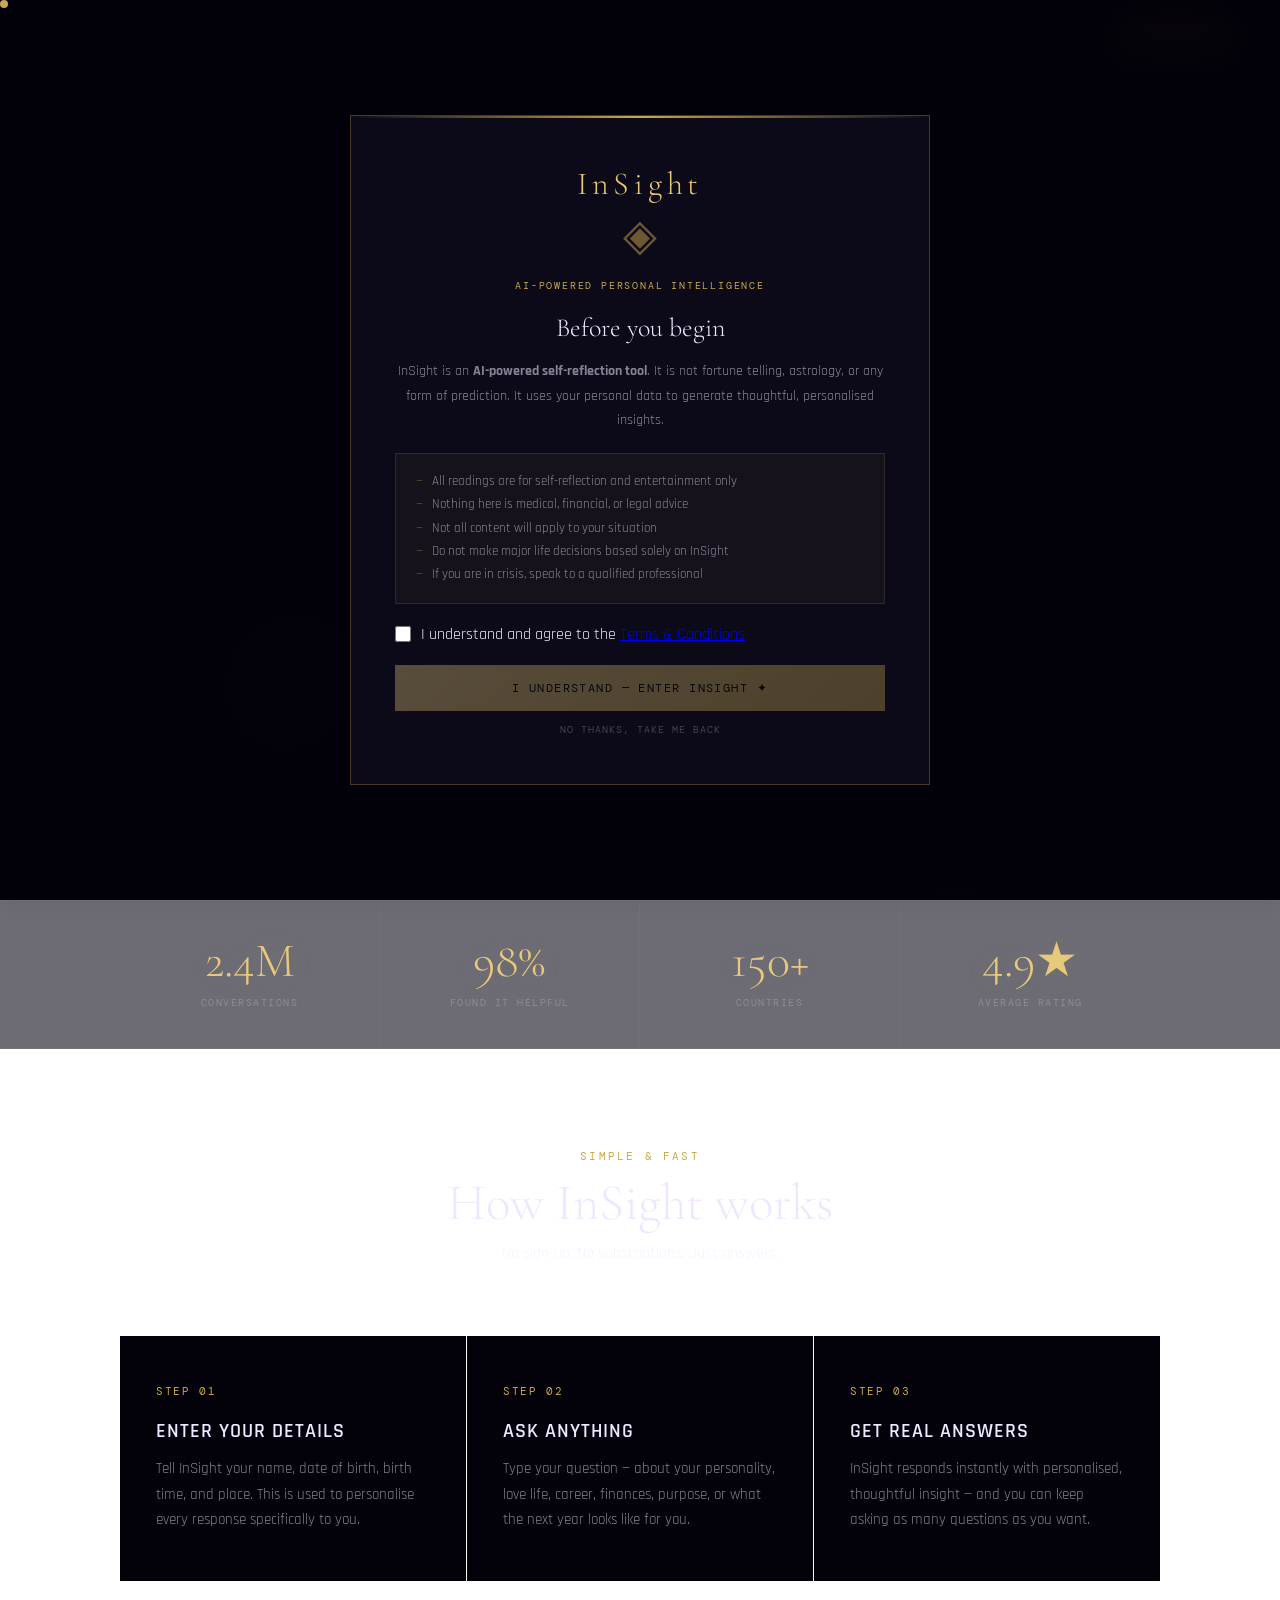
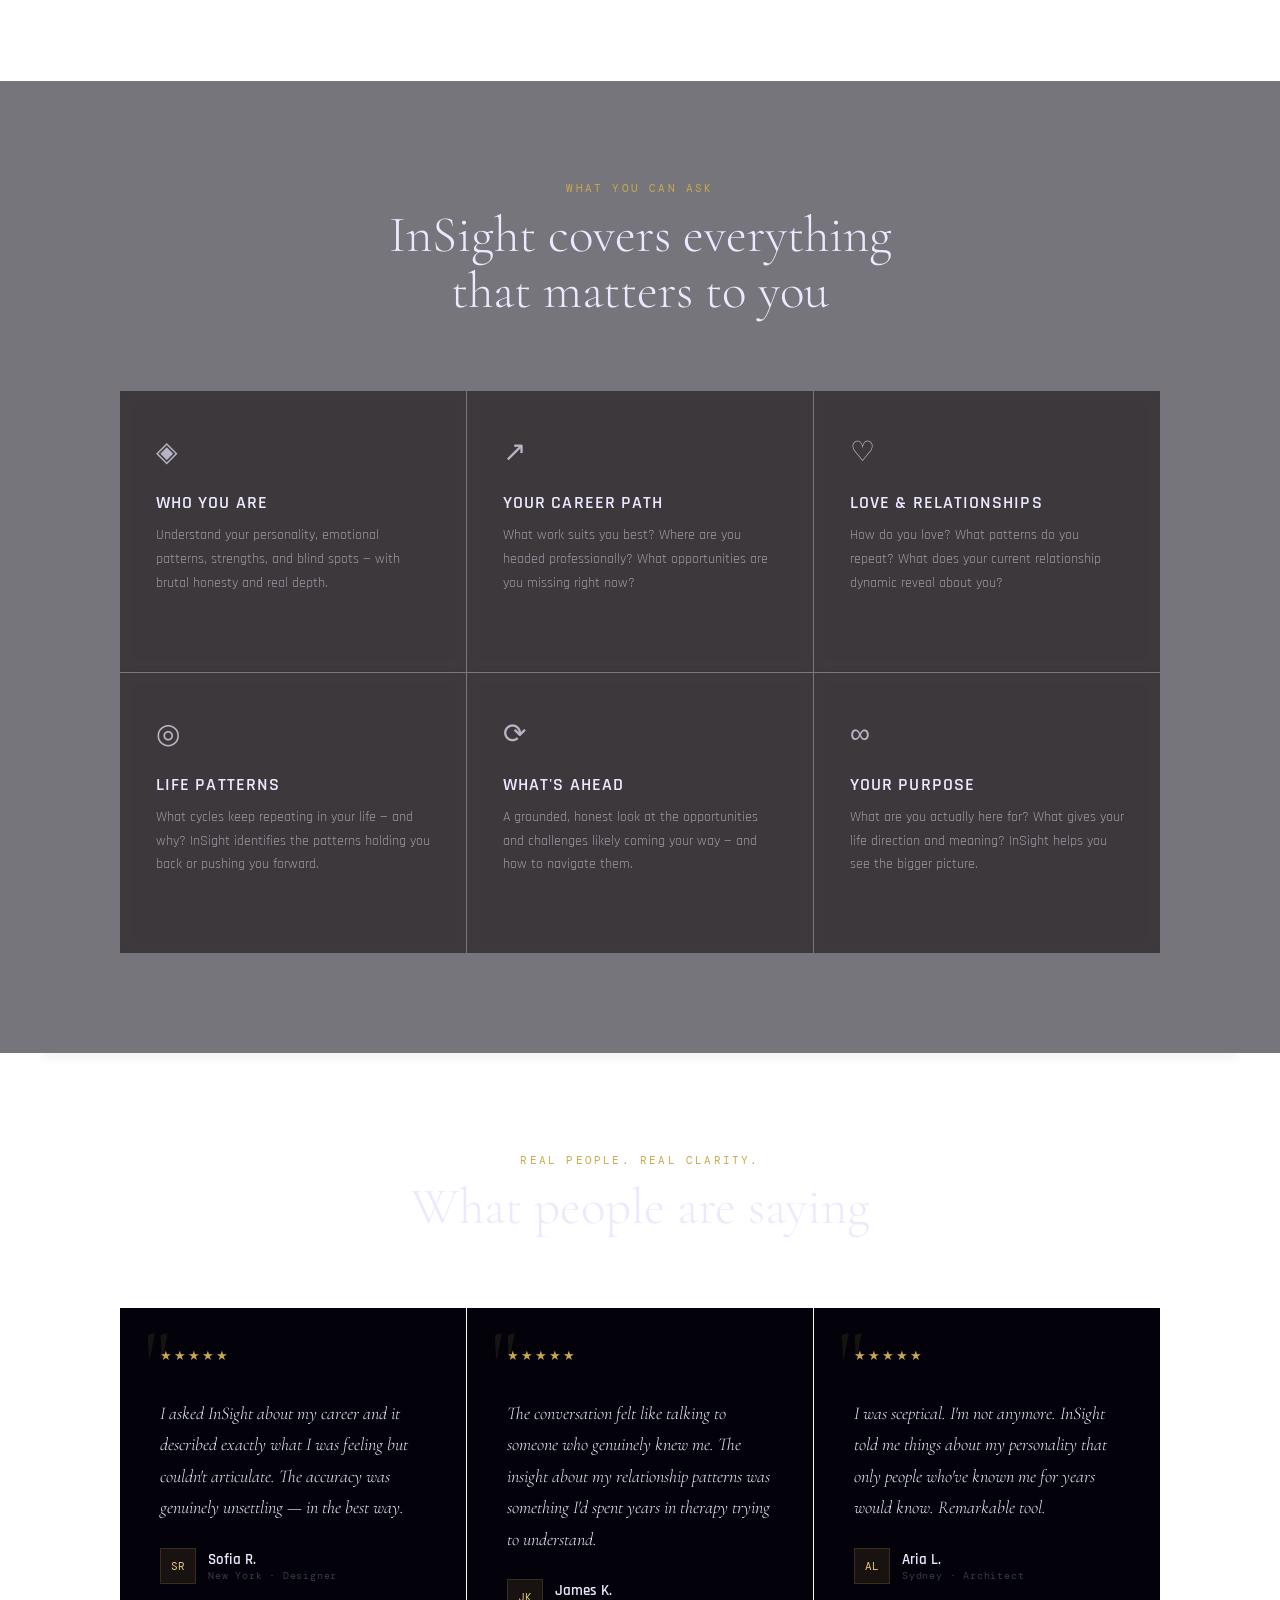
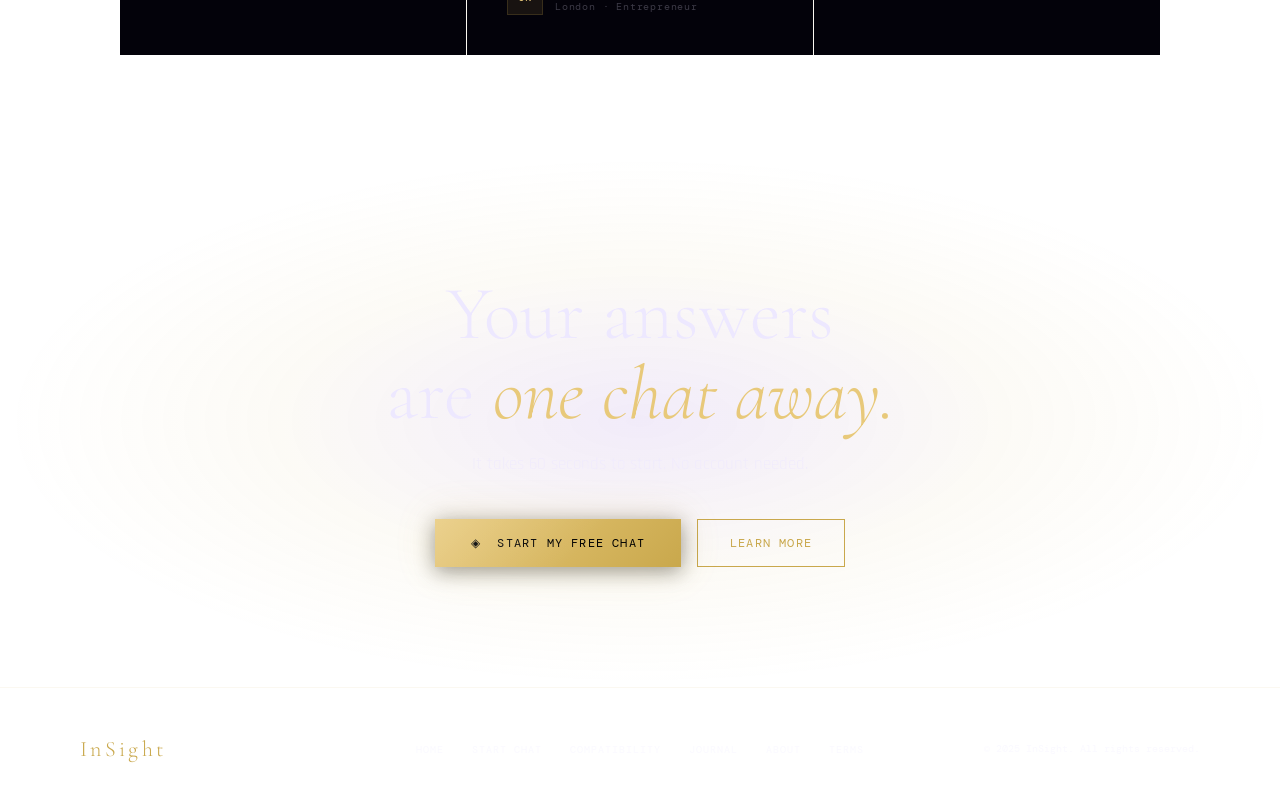
<file: FRESH_index.html>
<!DOCTYPE html>
<html lang="en">
<head>
<meta charset="UTF-8" />
<meta name="viewport" content="width=device-width, initial-scale=1.0" />
<title>InSight — The Future Waits for You</title>
<link rel="stylesheet" href="style.css" />
<style>

/* ── DISCLAIMER ── */
.disclaimer-overlay {
  position: fixed; inset: 0; z-index: 9999;
  background: rgba(3,2,10,0.97);
  backdrop-filter: blur(20px);
  display: flex; align-items: center; justify-content: center; padding: 24px;
}
.disclaimer-overlay.hidden { display: none; }
.disclaimer-box {
  max-width: 580px; width: 100%;
  background: rgba(13,11,26,0.98);
  border: 1px solid rgba(201,168,76,0.3);
  padding: 48px 44px;
  text-align: center;
  position: relative;
  animation: slideUp 0.5s both;
}
@keyframes slideUp { from { transform:translateY(24px); opacity:0; } to { transform:translateY(0); opacity:1; } }
.disclaimer-box::before {
  content: ''; position: absolute; top:0; left:0; right:0; height:2px;
  background: linear-gradient(90deg, transparent, var(--gold), transparent);
}
.d-logo { font-family:'Cormorant Garamond',serif; font-size:32px; font-weight:300; letter-spacing:0.15em; color:var(--gold2); margin-bottom:6px; }
.d-symbol { font-family:'Cormorant Garamond',serif; font-size:44px; color:var(--gold); opacity:0.5; display:block; margin-bottom:16px; }
.d-tag { font-family:'DM Mono',monospace; font-size:10px; letter-spacing:0.18em; color:var(--gold); text-transform:uppercase; margin-bottom:20px; display:block; }
.d-title { font-family:'Cormorant Garamond',serif; font-size:26px; font-weight:300; margin-bottom:16px; }
.d-text { font-size:14px; color:var(--text2); line-height:1.75; margin-bottom:16px; }
.d-warning {
  background:rgba(201,168,76,0.05); border:1px solid rgba(201,168,76,0.15);
  padding:16px 20px; margin:20px 0; text-align:left;
}
.d-warning li { font-size:13px; color:rgba(237,232,255,0.55); line-height:1.8; list-style:none; padding-left:16px; position:relative; }
.d-warning li::before { content:'—'; position:absolute; left:0; color:var(--gold); opacity:0.5; }
.d-check { display:flex; align-items:flex-start; gap:10px; text-align:left; margin:20px 0; cursor:pointer; }
.d-check input { width:16px; height:16px; accent-color:var(--gold); flex-shrink:0; margin-top:2px; cursor:pointer; }
.d-check label { font-size:13px; color:var(--text2); line-height:1.6; cursor:pointer; }
.d-check label a { color:var(--gold); }
.d-btn {
  width:100%; background:linear-gradient(135deg,var(--gold2),var(--gold));
  border:none; color:#000; font-family:'DM Mono',monospace;
  font-size:12px; letter-spacing:0.12em; text-transform:uppercase;
  padding:15px; cursor:pointer; transition:all 0.2s; opacity:0.35;
}
.d-btn.on { opacity:1; box-shadow:0 4px 24px rgba(201,168,76,0.3); }
.d-btn.on:hover { transform:translateY(-2px); }
.d-skip { display:block; margin-top:12px; font-family:'DM Mono',monospace; font-size:10px; color:var(--text3); text-transform:uppercase; letter-spacing:0.1em; cursor:pointer; background:none; border:none; width:100%; transition:color 0.2s; }
.d-skip:hover { color:var(--text2); }

/* ── HERO ── */
.hero {
  min-height: 100vh;
  display: flex; flex-direction: column;
  align-items: center; justify-content: center;
  text-align: center; padding: 100px 40px 60px;
  position: relative; overflow: hidden;
}
.hero-glow {
  position:absolute; inset:0; pointer-events:none;
  background: radial-gradient(ellipse at 50% 40%, rgba(120,60,200,0.15) 0%, rgba(201,168,76,0.08) 40%, transparent 70%);
}
.orbit {
  position:absolute; top:50%; left:50%; border-radius:50%; border:1px solid rgba(201,168,76,0.08);
  pointer-events:none; animation:spin linear infinite;
}
.orbit.o1 { width:700px;height:700px;margin:-350px 0 0 -350px;animation-duration:60s; }
.orbit.o1::before { content:'';position:absolute;width:7px;height:7px;background:var(--gold);border-radius:50%;top:-4px;left:50%;margin-left:-3px;box-shadow:0 0 12px var(--gold); }
.orbit.o2 { width:480px;height:480px;margin:-240px 0 0 -240px;animation-duration:40s;animation-direction:reverse;border-color:rgba(0,212,180,0.06); }
.orbit.o2::before { content:'';position:absolute;width:5px;height:5px;background:var(--teal);border-radius:50%;bottom:-3px;left:50%;margin-left:-2px;box-shadow:0 0 8px var(--teal); }
@keyframes spin { to { transform:rotate(360deg); } }

.hero-badge {
  display:inline-flex; align-items:center; gap:10px;
  background:rgba(201,168,76,0.08); border:1px solid rgba(201,168,76,0.2);
  border-radius:100px; padding:7px 18px 7px 9px; margin-bottom:32px;
  opacity:0; animation:fadeUp 0.7s 0.1s forwards;
}
.badge-dot {
  width:26px;height:26px;border-radius:50%;
  background:rgba(201,168,76,0.15);
  display:flex;align-items:center;justify-content:center;font-size:12px;
  animation:badgePulse 2s ease-in-out infinite;
}
@keyframes badgePulse { 0%,100%{box-shadow:0 0 0 0 rgba(201,168,76,0.3);}50%{box-shadow:0 0 0 6px rgba(201,168,76,0);} }
.badge-txt { font-family:'DM Mono',monospace;font-size:11px;letter-spacing:0.12em;color:var(--gold2);text-transform:uppercase; }

.hero h1 {
  font-family:'Cormorant Garamond',serif;
  font-size:clamp(56px,9vw,118px); font-weight:300; line-height:0.95;
  letter-spacing:-0.02em; margin-bottom:10px;
  opacity:0; animation:fadeUp 0.9s 0.2s forwards;
}
.hero h1 em { font-style:italic; color:var(--gold2); display:block; text-shadow:0 0 60px rgba(201,168,76,0.25); }
.hero-sub-title {
  font-family:'Cormorant Garamond',serif; font-size:clamp(16px,2vw,22px);
  font-weight:300; font-style:italic; color:var(--text2);
  margin-bottom:24px; opacity:0; animation:fadeUp 0.9s 0.35s forwards;
}
.hero-desc {
  font-size:16px; color:rgba(237,232,255,0.45); max-width:500px;
  line-height:1.75; margin:0 auto 48px;
  opacity:0; animation:fadeUp 0.9s 0.45s forwards;
}
.hero-btns {
  display:flex; align-items:center; justify-content:center; gap:14px; flex-wrap:wrap;
  opacity:0; animation:fadeUp 0.9s 0.6s forwards;
}
.btn-glow {
  display:inline-flex; align-items:center; gap:10px;
  font-family:'DM Mono',monospace; font-size:12px; letter-spacing:0.1em;
  text-transform:uppercase; color:#000;
  background:linear-gradient(135deg,var(--gold2),var(--gold));
  border:none; padding:16px 36px; cursor:none; text-decoration:none;
  box-shadow:0 0 40px rgba(201,168,76,0.2),0 4px 20px rgba(0,0,0,0.4);
  transition:all 0.2s; position:relative; overflow:hidden;
}
.btn-glow::before { content:'';position:absolute;inset:0;background:linear-gradient(135deg,rgba(255,255,255,0.15) 0%,transparent 60%); }
.btn-glow:hover { transform:translateY(-3px); box-shadow:0 0 60px rgba(201,168,76,0.35),0 8px 30px rgba(0,0,0,0.4); }

.scroll-hint {
  position:absolute; bottom:32px; left:50%; transform:translateX(-50%);
  display:flex;flex-direction:column;align-items:center;gap:8px;
  opacity:0; animation:fadeUp 1s 1.1s forwards;
}
.scroll-hint span { font-family:'DM Mono',monospace;font-size:9px;letter-spacing:0.2em;color:var(--text3);text-transform:uppercase; }
.scroll-mouse { width:20px;height:32px;border:1px solid rgba(201,168,76,0.25);border-radius:10px;display:flex;justify-content:center;padding-top:5px; }
.scroll-wheel { width:3px;height:6px;background:var(--gold);border-radius:2px;animation:sw 2s ease-in-out infinite; }
@keyframes sw { 0%,100%{transform:translateY(0);opacity:1;}100%{transform:translateY(8px);opacity:0;} }

/* ── STATS ── */
.stats-bar { border-top:1px solid var(--border2);border-bottom:1px solid var(--border2);background:rgba(13,11,26,0.6);backdrop-filter:blur(10px);position:relative;z-index:1; }
.stats-inner { max-width:1200px;margin:0 auto;padding:0 80px;display:grid;grid-template-columns:repeat(4,1fr); }
.stat-item { padding:36px 0;text-align:center;border-right:1px solid var(--border2); }
.stat-item:last-child { border-right:none; }
.stat-num { font-family:'Cormorant Garamond',serif;font-size:48px;font-weight:300;color:var(--gold2);display:block;line-height:1;margin-bottom:6px;text-shadow:0 0 30px rgba(201,168,76,0.15); }
.stat-label { font-family:'DM Mono',monospace;font-size:10px;letter-spacing:0.15em;color:var(--text3);text-transform:uppercase; }

/* ── HOW IT WORKS ── */
.how-section { max-width:1200px;margin:0 auto;padding:100px 80px; }
.section-header { text-align:center;margin-bottom:72px; }
.section-header h2 { font-family:'Cormorant Garamond',serif;font-size:clamp(36px,4vw,52px);font-weight:300;line-height:1.1;margin-bottom:12px; }
.section-header p { font-size:16px;color:var(--text2); }
.steps-grid { display:grid;grid-template-columns:repeat(3,1fr);gap:1px;background:var(--border2); }
.step-card { background:var(--bg);padding:48px 36px;position:relative; }
.step-card::before { content:'';position:absolute;top:0;left:0;right:0;height:2px;background:linear-gradient(90deg,transparent,var(--gold),transparent);transform:scaleX(0);transition:transform 0.4s; }
.step-card:hover { background:rgba(201,168,76,0.02); }
.step-card:hover::before { transform:scaleX(1); }
.step-num { font-family:'DM Mono',monospace;font-size:11px;letter-spacing:0.15em;color:var(--gold);text-transform:uppercase;margin-bottom:20px;display:block; }
.step-card h3 { font-family:'Rajdhani',sans-serif;font-size:20px;font-weight:600;letter-spacing:0.05em;text-transform:uppercase;margin-bottom:12px; }
.step-card p { font-size:15px;color:var(--text2);line-height:1.7; }

/* ── FEATURES ── */
.features-section { background:var(--bg2); }
.features-inner { max-width:1200px;margin:0 auto;padding:100px 80px; }
.features-grid { display:grid;grid-template-columns:repeat(3,1fr);gap:1px;background:var(--border2); }
.feature-card { background:var(--bg2);padding:44px 36px;transition:background 0.3s;position:relative;overflow:hidden; }
.feature-card::after { content:'';position:absolute;top:0;left:0;right:0;height:1px;background:linear-gradient(90deg,transparent,var(--gold),transparent);transform:scaleX(0);transition:transform 0.5s; }
.feature-card:hover { background:rgba(201,168,76,0.03); }
.feature-card:hover::after { transform:scaleX(1); }
.feature-icon { font-size:28px;margin-bottom:20px;display:block;opacity:0.7; }
.feature-card h3 { font-family:'Rajdhani',sans-serif;font-size:18px;font-weight:600;letter-spacing:0.06em;text-transform:uppercase;margin-bottom:10px; }
.feature-card p { font-size:14px;color:var(--text2);line-height:1.7; }
.feature-link { display:inline-block;margin-top:16px;font-family:'DM Mono',monospace;font-size:10px;color:var(--gold);letter-spacing:0.1em;text-decoration:none;opacity:0;transition:opacity 0.2s; }
.feature-card:hover .feature-link { opacity:1; }

/* ── TESTIMONIALS ── */
.testi-section { max-width:1200px;margin:0 auto;padding:100px 80px; }
.testi-grid { display:grid;grid-template-columns:repeat(3,1fr);gap:1px;background:var(--border2); }
.testi-card { background:var(--bg);padding:40px;transition:background 0.3s;position:relative; }
.testi-card:hover { background:rgba(201,168,76,0.02); }
.testi-card::before { content:'"';font-family:'Cormorant Garamond',serif;font-size:90px;color:var(--gold);opacity:0.1;position:absolute;top:10px;left:24px;line-height:1; }
.stars { color:var(--gold);font-size:13px;letter-spacing:2px;margin-bottom:14px; }
.testi-text { font-family:'Cormorant Garamond',serif;font-size:18px;font-style:italic;font-weight:300;line-height:1.75;color:var(--text);margin-bottom:24px;padding-top:20px; }
.testi-author { display:flex;align-items:center;gap:12px; }
.testi-avatar { width:36px;height:36px;background:rgba(201,168,76,0.1);border:1px solid var(--border);display:flex;align-items:center;justify-content:center;font-family:'DM Mono',monospace;font-size:11px;color:var(--gold2); }
.testi-name { font-size:15px;font-weight:600; }
.testi-info { font-family:'DM Mono',monospace;font-size:10px;color:var(--text3);letter-spacing:0.08em; }

/* ── FINAL CTA ── */
.final-cta { padding:120px 80px;text-align:center;position:relative;overflow:hidden; }
.final-cta::before { content:'';position:absolute;inset:0;background:radial-gradient(ellipse at center,rgba(120,60,200,0.1) 0%,rgba(201,168,76,0.05) 40%,transparent 70%); }
.final-cta h2 { font-family:'Cormorant Garamond',serif;font-size:clamp(40px,6vw,76px);font-weight:300;line-height:1.05;margin-bottom:18px;position:relative; }
.final-cta h2 em { font-style:italic;color:var(--gold2); }
.final-cta p { font-size:17px;color:var(--text2);margin-bottom:44px;position:relative; }
.final-cta-btns { display:flex;justify-content:center;gap:16px;position:relative; }

@media(max-width:900px) {
  .stats-inner,.how-section,.features-inner,.testi-section,.final-cta { padding-left:24px;padding-right:24px; }
  .steps-grid,.features-grid,.testi-grid { grid-template-columns:1fr; }
  .stats-inner { grid-template-columns:repeat(2,1fr); }
}
</style>
</head>
<body>

<!-- DISCLAIMER -->
<div class="disclaimer-overlay" id="disc">
  <div class="disclaimer-box">
    <div class="d-logo">InSight</div>
    <span class="d-symbol">◈</span>
    <span class="d-tag">AI-Powered Personal Intelligence</span>
    <div class="d-title">Before you begin</div>
    <p class="d-text">InSight is an <strong>AI-powered self-reflection tool</strong>. It is not fortune telling, astrology, or any form of prediction. It uses your personal data to generate thoughtful, personalised insights.</p>
    <div class="d-warning">
      <ul>
        <li>All readings are for self-reflection and entertainment only</li>
        <li>Nothing here is medical, financial, or legal advice</li>
        <li>Not all content will apply to your situation</li>
        <li>Do not make major life decisions based solely on InSight</li>
        <li>If you are in crisis, speak to a qualified professional</li>
      </ul>
    </div>
    <label class="d-check">
      <input type="checkbox" id="agreeCheck" onchange="toggleBtn()" />
      <span>I understand and agree to the <a href="terms.html" target="_blank">Terms & Conditions</a></span>
    </label>
    <button class="d-btn" id="acceptBtn" disabled onclick="acceptDisc()">I Understand — Enter InSight ✦</button>
    <button class="d-skip" onclick="window.location.href='https://google.com'">No thanks, take me back</button>
  </div>
</div>

<div class="cursor"></div>
<div class="cursor-ring"></div>
<canvas id="starfield"></canvas>

<nav>
  <a href="index.html" class="nav-logo">
    <div class="nav-logo-mark"></div>
    InSight
  </a>
  <ul class="nav-links">
    <li><a href="index.html">Home</a></li>
    <li><a href="reading.html">Start Chat</a></li>
    <li><a href="compatibility.html">Compatibility</a></li>
    <li><a href="blog.html">Journal</a></li>
    <li><a href="about.html">About</a></li>
  </ul>
  <a href="reading.html" class="nav-cta">Begin Now</a>
</nav>

<main class="page">

  <!-- HERO -->
  <section class="hero">
    <div class="hero-glow"></div>
    <div class="orbit o1"></div>
    <div class="orbit o2"></div>

    <div class="hero-badge">
      <div class="badge-dot">◈</div>
      <span class="badge-txt">AI-Powered Personal Insights · Free to Begin</span>
    </div>

    <h1>The future<br><em>waits for you.</em></h1>
    <p class="hero-sub-title">Real clarity. Real answers. Powered by AI.</p>
    <p class="hero-desc">Enter your details once, then ask InSight anything — about your personality, career, relationships, or what lies ahead. Like ChatGPT, but built around you.</p>

    <div class="hero-btns">
      <a href="reading.html" class="btn-glow">◈ &nbsp;Start My InSight Chat</a>
      <a href="about.html" class="btn-ghost">How It Works ↗</a>
    </div>

    <div class="scroll-hint">
      <div class="scroll-mouse"><div class="scroll-wheel"></div></div>
      <span>Explore</span>
    </div>
  </section>

  <!-- STATS -->
  <div class="stats-bar">
    <div class="stats-inner">
      <div class="stat-item fade-up"><span class="stat-num">2.4M</span><span class="stat-label">Conversations</span></div>
      <div class="stat-item fade-up delay-1"><span class="stat-num">98%</span><span class="stat-label">Found It Helpful</span></div>
      <div class="stat-item fade-up delay-2"><span class="stat-num">150+</span><span class="stat-label">Countries</span></div>
      <div class="stat-item fade-up delay-3"><span class="stat-num">4.9★</span><span class="stat-label">Average Rating</span></div>
    </div>
  </div>

  <!-- HOW IT WORKS -->
  <div class="how-section fade-up">
    <div class="section-header">
      <span class="eyebrow">Simple & Fast</span>
      <h2>How InSight works</h2>
      <p>No sign-up. No subscriptions. Just answers.</p>
    </div>
    <div class="steps-grid">
      <div class="step-card">
        <span class="step-num">Step 01</span>
        <h3>Enter Your Details</h3>
        <p>Tell InSight your name, date of birth, birth time, and place. This is used to personalise every response specifically to you.</p>
      </div>
      <div class="step-card">
        <span class="step-num">Step 02</span>
        <h3>Ask Anything</h3>
        <p>Type your question — about your personality, love life, career, finances, purpose, or what the next year looks like for you.</p>
      </div>
      <div class="step-card">
        <span class="step-num">Step 03</span>
        <h3>Get Real Answers</h3>
        <p>InSight responds instantly with personalised, thoughtful insight — and you can keep asking as many questions as you want.</p>
      </div>
    </div>
  </div>

  <!-- FEATURES -->
  <div class="features-section">
    <div class="features-inner fade-up">
      <div class="section-header">
        <span class="eyebrow">What You Can Ask</span>
        <h2>InSight covers everything<br>that matters to you</h2>
      </div>
      <div class="features-grid">
        <div class="feature-card">
          <span class="feature-icon">◈</span>
          <h3>Who You Are</h3>
          <p>Understand your personality, emotional patterns, strengths, and blind spots — with brutal honesty and real depth.</p>
          <a href="reading.html" class="feature-link">Ask InSight →</a>
        </div>
        <div class="feature-card">
          <span class="feature-icon">↗</span>
          <h3>Your Career Path</h3>
          <p>What work suits you best? Where are you headed professionally? What opportunities are you missing right now?</p>
          <a href="reading.html" class="feature-link">Ask InSight →</a>
        </div>
        <div class="feature-card">
          <span class="feature-icon">♡</span>
          <h3>Love & Relationships</h3>
          <p>How do you love? What patterns do you repeat? What does your current relationship dynamic reveal about you?</p>
          <a href="reading.html" class="feature-link">Ask InSight →</a>
        </div>
        <div class="feature-card">
          <span class="feature-icon">◎</span>
          <h3>Life Patterns</h3>
          <p>What cycles keep repeating in your life — and why? InSight identifies the patterns holding you back or pushing you forward.</p>
          <a href="reading.html" class="feature-link">Ask InSight →</a>
        </div>
        <div class="feature-card">
          <span class="feature-icon">⟳</span>
          <h3>What's Ahead</h3>
          <p>A grounded, honest look at the opportunities and challenges likely coming your way — and how to navigate them.</p>
          <a href="reading.html" class="feature-link">Ask InSight →</a>
        </div>
        <div class="feature-card">
          <span class="feature-icon">∞</span>
          <h3>Your Purpose</h3>
          <p>What are you actually here for? What gives your life direction and meaning? InSight helps you see the bigger picture.</p>
          <a href="reading.html" class="feature-link">Ask InSight →</a>
        </div>
      </div>
    </div>
  </div>

  <!-- TESTIMONIALS -->
  <div class="testi-section fade-up">
    <div class="section-header">
      <span class="eyebrow">Real People. Real Clarity.</span>
      <h2>What people are saying</h2>
    </div>
    <div class="testi-grid">
      <div class="testi-card">
        <div class="stars">★★★★★</div>
        <p class="testi-text">I asked InSight about my career and it described exactly what I was feeling but couldn't articulate. The accuracy was genuinely unsettling — in the best way.</p>
        <div class="testi-author">
          <div class="testi-avatar">SR</div>
          <div><div class="testi-name">Sofia R.</div><div class="testi-info">New York · Designer</div></div>
        </div>
      </div>
      <div class="testi-card">
        <div class="stars">★★★★★</div>
        <p class="testi-text">The conversation felt like talking to someone who genuinely knew me. The insight about my relationship patterns was something I'd spent years in therapy trying to understand.</p>
        <div class="testi-author">
          <div class="testi-avatar">JK</div>
          <div><div class="testi-name">James K.</div><div class="testi-info">London · Entrepreneur</div></div>
        </div>
      </div>
      <div class="testi-card">
        <div class="stars">★★★★★</div>
        <p class="testi-text">I was sceptical. I'm not anymore. InSight told me things about my personality that only people who've known me for years would know. Remarkable tool.</p>
        <div class="testi-author">
          <div class="testi-avatar">AL</div>
          <div><div class="testi-name">Aria L.</div><div class="testi-info">Sydney · Architect</div></div>
        </div>
      </div>
    </div>
  </div>

  <!-- FINAL CTA -->
  <div class="final-cta fade-up">
    <h2>Your answers<br>are <em>one chat away.</em></h2>
    <p>It takes 60 seconds to start. No account needed.</p>
    <div class="final-cta-btns">
      <a href="reading.html" class="btn-glow">◈ &nbsp;Start My Free Chat</a>
      <a href="about.html" class="btn-ghost">Learn More</a>
    </div>
  </div>

  <footer>
    <div class="footer-logo">InSight</div>
    <ul class="footer-links">
      <li><a href="index.html">Home</a></li>
      <li><a href="reading.html">Start Chat</a></li>
      <li><a href="compatibility.html">Compatibility</a></li>
      <li><a href="blog.html">Journal</a></li>
      <li><a href="about.html">About</a></li>
      <li><a href="terms.html">Terms</a></li>
    </ul>
    <p class="footer-copy">© 2025 InSight. All rights reserved.</p>
  </footer>

</main>

<script src="main.js"></script>
<script>
function toggleBtn() {
  const on = document.getElementById('agreeCheck').checked;
  const btn = document.getElementById('acceptBtn');
  btn.disabled = !on;
  btn.classList.toggle('on', on);
}
function acceptDisc() {
  if (!document.getElementById('agreeCheck').checked) return;
  sessionStorage.setItem('insight_ok', '1');
  document.getElementById('disc').classList.add('hidden');
}
if (sessionStorage.getItem('insight_ok') === '1') {
  document.getElementById('disc').classList.add('hidden');
}
</script>
</body>
</html>
</file>
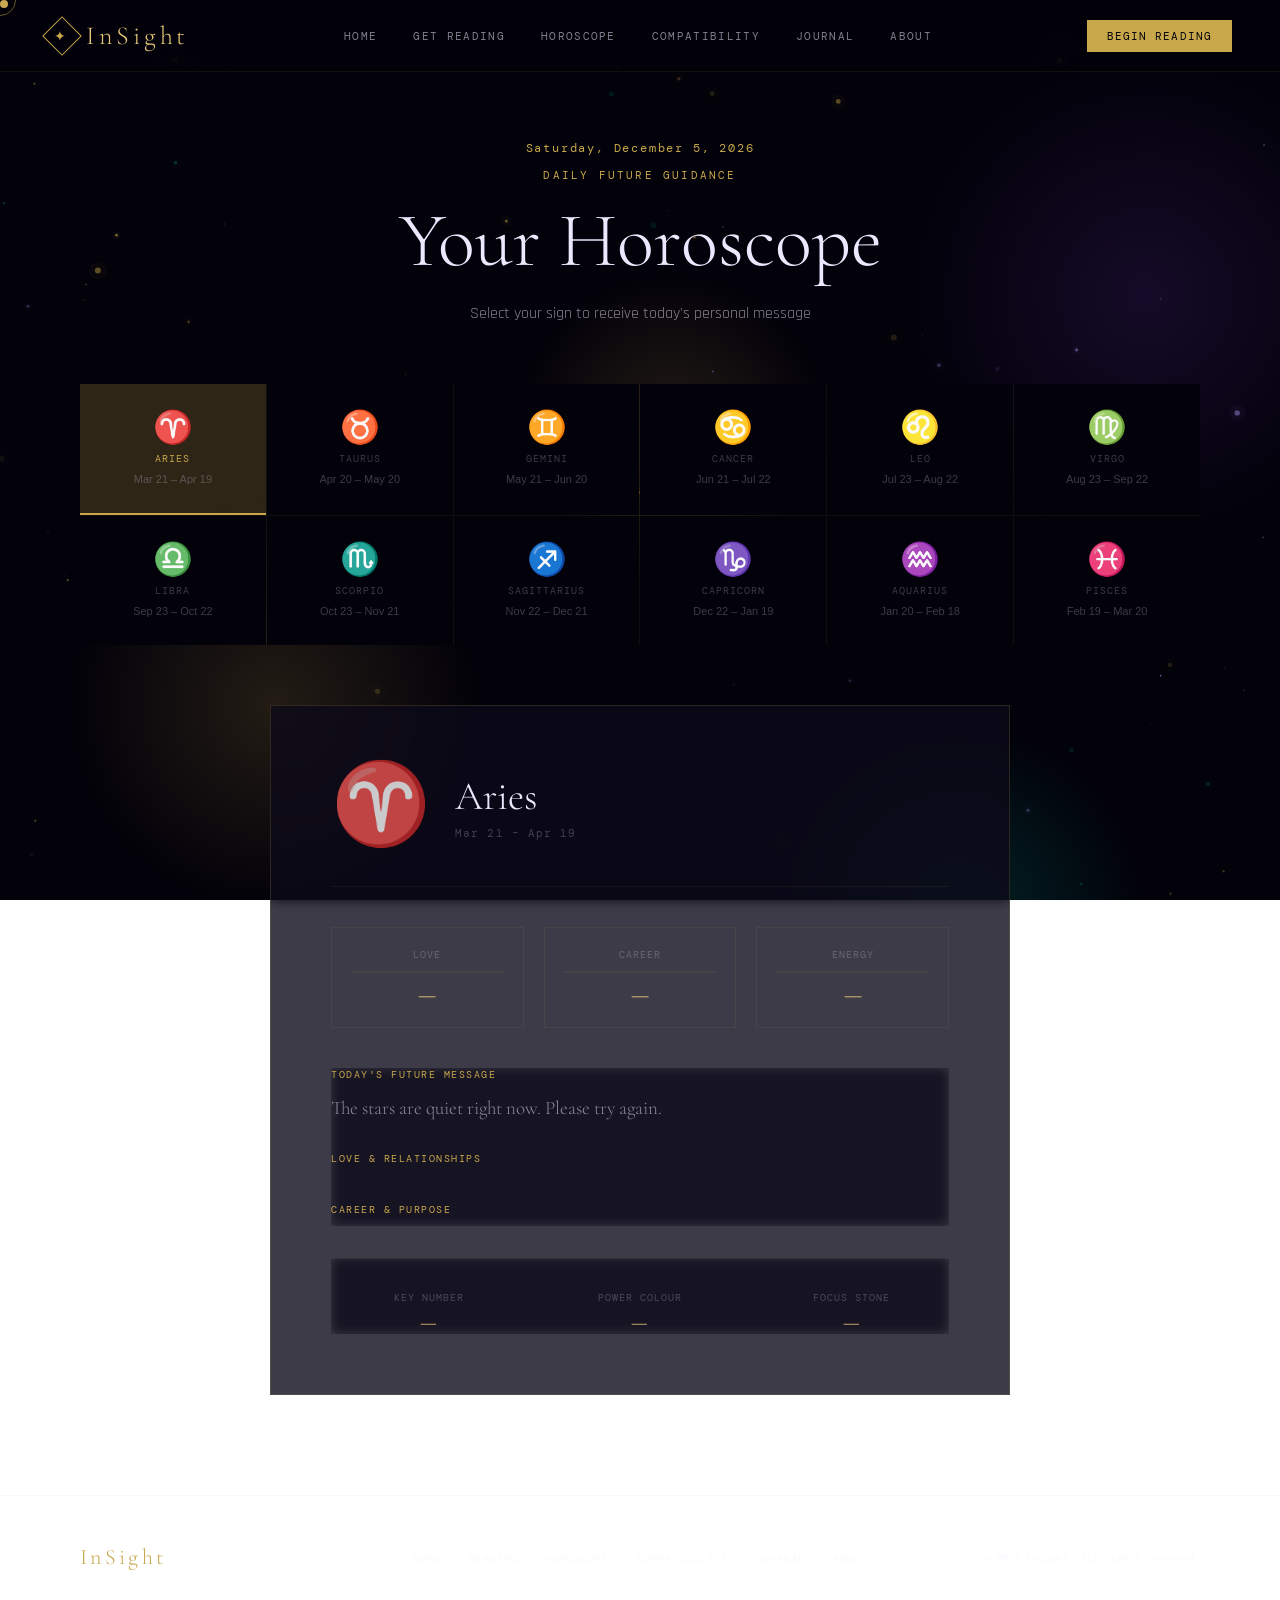
<file: horoscope (1).html>
<!DOCTYPE html>
<html lang="en">
<head>
<meta charset="UTF-8" />
<meta name="viewport" content="width=device-width, initial-scale=1.0" />
<title>InSight — Daily Horoscope</title>
<link rel="stylesheet" href="style.css" />
<style>
.horo-hero {
  padding-top: 140px;
  padding-bottom: 60px;
  text-align: center;
}
.horo-hero h1 {
  font-family: 'Cormorant Garamond', serif;
  font-size: clamp(48px, 6vw, 80px);
  font-weight: 300;
  margin-bottom: 16px;
}
.horo-hero p { font-size: 16px; color: var(--text2); }
.today-date {
  font-family: 'DM Mono', monospace;
  font-size: 12px;
  letter-spacing: 0.15em;
  color: var(--gold);
  margin-bottom: 12px;
  display: block;
}

/* Zodiac wheel */
.zodiac-grid {
  display: grid;
  grid-template-columns: repeat(6, 1fr);
  gap: 1px;
  background: var(--border2);
  margin: 0 80px 60px;
}
.zodiac-btn {
  background: var(--bg);
  border: none;
  padding: 28px 16px;
  text-align: center;
  cursor: none;
  transition: background 0.2s;
  display: flex;
  flex-direction: column;
  align-items: center;
  gap: 8px;
}
.zodiac-btn:hover { background: rgba(201,168,76,0.05); }
.zodiac-btn.active { background: var(--gold-dim); border-bottom: 2px solid var(--gold); }
.zodiac-symbol {
  font-family: 'Cormorant Garamond', serif;
  font-size: 32px;
  color: var(--gold2);
  line-height: 1;
}
.zodiac-name {
  font-family: 'DM Mono', monospace;
  font-size: 10px;
  letter-spacing: 0.1em;
  color: var(--text3);
  text-transform: uppercase;
}
.zodiac-dates { font-size: 11px; color: var(--text3); }
.zodiac-btn.active .zodiac-name { color: var(--gold); }

/* Result area */
.horo-result {
  max-width: 900px;
  margin: 0 auto;
  padding: 0 80px 100px;
}
.horo-card {
  border: 1px solid var(--border);
  background: rgba(13,11,26,0.8);
  padding: 60px;
}
.horo-card-header {
  display: flex;
  align-items: center;
  gap: 24px;
  margin-bottom: 40px;
  padding-bottom: 40px;
  border-bottom: 1px solid var(--border2);
}
.horo-big-symbol {
  font-family: 'Cormorant Garamond', serif;
  font-size: 80px;
  color: var(--gold2);
  line-height: 1;
  opacity: 0.8;
}
.horo-sign-name {
  font-family: 'Cormorant Garamond', serif;
  font-size: 40px;
  font-weight: 300;
  margin-bottom: 6px;
}
.horo-sign-dates {
  font-family: 'DM Mono', monospace;
  font-size: 11px;
  color: var(--text3);
  letter-spacing: 0.1em;
}

.horo-meters { display: grid; grid-template-columns: repeat(3, 1fr); gap: 20px; margin-bottom: 40px; }
.meter { padding: 20px; border: 1px solid var(--border2); text-align: center; }
.meter-label { font-family: 'DM Mono', monospace; font-size: 10px; letter-spacing: 0.1em; color: var(--text3); text-transform: uppercase; margin-bottom: 10px; }
.meter-bar { height: 2px; background: var(--border2); margin-bottom: 8px; }
.meter-fill { height: 100%; background: var(--gold); transition: width 1s ease; }
.meter-val { font-family: 'Cormorant Garamond', serif; font-size: 22px; color: var(--gold2); }

.horo-sections { display: grid; gap: 28px; }
.horo-section-label { font-family: 'DM Mono', monospace; font-size: 10px; letter-spacing: 0.15em; color: var(--gold); text-transform: uppercase; margin-bottom: 10px; }
.horo-section-text { font-family: 'Cormorant Garamond', serif; font-size: 19px; font-weight: 300; line-height: 1.75; color: var(--text2); }

.horo-loading { text-align: center; padding: 80px; display: none; }
.horo-loading.active { display: block; }

.lucky-row {
  display: grid;
  grid-template-columns: repeat(3, 1fr);
  gap: 16px;
  margin-top: 32px;
  padding-top: 32px;
  border-top: 1px solid var(--border2);
}
.lucky-item { text-align: center; }
.lucky-label { font-family: 'DM Mono', monospace; font-size: 10px; color: var(--text3); text-transform: uppercase; letter-spacing: 0.1em; margin-bottom: 6px; }
.lucky-val { font-family: 'Cormorant Garamond', serif; font-size: 20px; color: var(--gold2); }
</style>
</head>
<body>
<div class="cursor"></div>
<div class="cursor-ring"></div>
<canvas id="starfield"></canvas>

<nav>
  <a href="index.html" class="nav-logo">
    <div class="nav-logo-mark"></div>
    InSight
  </a>
  <ul class="nav-links">
    <li><a href="index.html">Home</a></li>
    <li><a href="reading.html">Get Reading</a></li>
    <li><a href="horoscope.html">Horoscope</a></li>
    <li><a href="compatibility.html">Compatibility</a></li>
    <li><a href="blog.html">Journal</a></li>
    <li><a href="about.html">About</a></li>
  </ul>
  <a href="reading.html" class="nav-cta">Begin Reading</a>
</nav>

<main class="page">
  <div class="horo-hero fade-up">
    <span class="today-date" id="todayDate"></span>
    <span class="eyebrow">Daily Future Guidance</span>
    <h1>Your Horoscope</h1>
    <p>Select your sign to receive today's personal message</p>
  </div>

  <div class="zodiac-grid">
    <button class="zodiac-btn active" data-sign="Aries" data-symbol="♈" data-dates="Mar 21 – Apr 19" onclick="selectSign(this)">
      <span class="zodiac-symbol">♈</span>
      <span class="zodiac-name">Aries</span>
      <span class="zodiac-dates">Mar 21 – Apr 19</span>
    </button>
    <button class="zodiac-btn" data-sign="Taurus" data-symbol="♉" data-dates="Apr 20 – May 20" onclick="selectSign(this)">
      <span class="zodiac-symbol">♉</span>
      <span class="zodiac-name">Taurus</span>
      <span class="zodiac-dates">Apr 20 – May 20</span>
    </button>
    <button class="zodiac-btn" data-sign="Gemini" data-symbol="♊" data-dates="May 21 – Jun 20" onclick="selectSign(this)">
      <span class="zodiac-symbol">♊</span>
      <span class="zodiac-name">Gemini</span>
      <span class="zodiac-dates">May 21 – Jun 20</span>
    </button>
    <button class="zodiac-btn" data-sign="Cancer" data-symbol="♋" data-dates="Jun 21 – Jul 22" onclick="selectSign(this)">
      <span class="zodiac-symbol">♋</span>
      <span class="zodiac-name">Cancer</span>
      <span class="zodiac-dates">Jun 21 – Jul 22</span>
    </button>
    <button class="zodiac-btn" data-sign="Leo" data-symbol="♌" data-dates="Jul 23 – Aug 22" onclick="selectSign(this)">
      <span class="zodiac-symbol">♌</span>
      <span class="zodiac-name">Leo</span>
      <span class="zodiac-dates">Jul 23 – Aug 22</span>
    </button>
    <button class="zodiac-btn" data-sign="Virgo" data-symbol="♍" data-dates="Aug 23 – Sep 22" onclick="selectSign(this)">
      <span class="zodiac-symbol">♍</span>
      <span class="zodiac-name">Virgo</span>
      <span class="zodiac-dates">Aug 23 – Sep 22</span>
    </button>
    <button class="zodiac-btn" data-sign="Libra" data-symbol="♎" data-dates="Sep 23 – Oct 22" onclick="selectSign(this)">
      <span class="zodiac-symbol">♎</span>
      <span class="zodiac-name">Libra</span>
      <span class="zodiac-dates">Sep 23 – Oct 22</span>
    </button>
    <button class="zodiac-btn" data-sign="Scorpio" data-symbol="♏" data-dates="Oct 23 – Nov 21" onclick="selectSign(this)">
      <span class="zodiac-symbol">♏</span>
      <span class="zodiac-name">Scorpio</span>
      <span class="zodiac-dates">Oct 23 – Nov 21</span>
    </button>
    <button class="zodiac-btn" data-sign="Sagittarius" data-symbol="♐" data-dates="Nov 22 – Dec 21" onclick="selectSign(this)">
      <span class="zodiac-symbol">♐</span>
      <span class="zodiac-name">Sagittarius</span>
      <span class="zodiac-dates">Nov 22 – Dec 21</span>
    </button>
    <button class="zodiac-btn" data-sign="Capricorn" data-symbol="♑" data-dates="Dec 22 – Jan 19" onclick="selectSign(this)">
      <span class="zodiac-symbol">♑</span>
      <span class="zodiac-name">Capricorn</span>
      <span class="zodiac-dates">Dec 22 – Jan 19</span>
    </button>
    <button class="zodiac-btn" data-sign="Aquarius" data-symbol="♒" data-dates="Jan 20 – Feb 18" onclick="selectSign(this)">
      <span class="zodiac-symbol">♒</span>
      <span class="zodiac-name">Aquarius</span>
      <span class="zodiac-dates">Jan 20 – Feb 18</span>
    </button>
    <button class="zodiac-btn" data-sign="Pisces" data-symbol="♓" data-dates="Feb 19 – Mar 20" onclick="selectSign(this)">
      <span class="zodiac-symbol">♓</span>
      <span class="zodiac-name">Pisces</span>
      <span class="zodiac-dates">Feb 19 – Mar 20</span>
    </button>
  </div>

  <div class="horo-result">
    <div class="horo-loading" id="horoLoading">
      <div style="font-family:'Cormorant Garamond',serif;font-size:60px;color:var(--gold);opacity:0.4;animation:pulse2 2s ease-in-out infinite;">✦</div>
      <p style="font-family:'Cormorant Garamond',serif;font-size:22px;font-style:italic;color:var(--text2);margin-top:20px;">Reading the stars…</p>
    </div>
    <div class="horo-card" id="horoCard">
      <div class="horo-card-header">
        <div class="horo-big-symbol" id="bigSymbol">♈</div>
        <div>
          <div class="horo-sign-name" id="signName">Aries</div>
          <div class="horo-sign-dates" id="signDates">Mar 21 – Apr 19</div>
        </div>
      </div>
      <div class="horo-meters">
        <div class="meter">
          <div class="meter-label">Love</div>
          <div class="meter-bar"><div class="meter-fill" id="loveMeter" style="width:0%"></div></div>
          <div class="meter-val" id="loveVal">—</div>
        </div>
        <div class="meter">
          <div class="meter-label">Career</div>
          <div class="meter-bar"><div class="meter-fill" id="careerMeter" style="width:0%"></div></div>
          <div class="meter-val" id="careerVal">—</div>
        </div>
        <div class="meter">
          <div class="meter-label">Energy</div>
          <div class="meter-bar"><div class="meter-fill" id="energyMeter" style="width:0%"></div></div>
          <div class="meter-val" id="energyVal">—</div>
        </div>
      </div>
      <div class="horo-sections">
        <div>
          <div class="horo-section-label">Today's Future Message</div>
          <p class="horo-section-text" id="mainText">Select your sign above to receive today's reading.</p>
        </div>
        <div>
          <div class="horo-section-label">Love & Relationships</div>
          <p class="horo-section-text" id="loveText"></p>
        </div>
        <div>
          <div class="horo-section-label">Career & Purpose</div>
          <p class="horo-section-text" id="careerText"></p>
        </div>
      </div>
      <div class="lucky-row">
        <div class="lucky-item">
          <div class="lucky-label">Key Number</div>
          <div class="lucky-val" id="luckyNum">—</div>
        </div>
        <div class="lucky-item">
          <div class="lucky-label">Power Colour</div>
          <div class="lucky-val" id="luckyColor">—</div>
        </div>
        <div class="lucky-item">
          <div class="lucky-label">Focus Stone</div>
          <div class="lucky-val" id="luckyCrystal">—</div>
        </div>
      </div>
    </div>
  </div>
</main>

<footer>
  <div class="footer-logo">InSight</div>
  <ul class="footer-links">
    <li><a href="index.html">Home</a></li>
    <li><a href="reading.html">Reading</a></li>
    <li><a href="horoscope.html">Horoscope</a></li>
    <li><a href="compatibility.html">Compatibility</a></li>
    <li><a href="blog.html">Journal</a></li>
    <li><a href="about.html">About</a></li>
  </ul>
  <p class="footer-copy">© 2025 InSight. All rights reserved.</p>
</footer>

<script src="main.js"></script>
<script>
document.getElementById('todayDate').textContent = new Date().toLocaleDateString('en-US', { weekday:'long', year:'numeric', month:'long', day:'numeric' });

let currentSign = { sign: 'Aries', symbol: '♈', dates: 'Mar 21 – Apr 19' };

function selectSign(btn) {
  document.querySelectorAll('.zodiac-btn').forEach(b => b.classList.remove('active'));
  btn.classList.add('active');
  currentSign = { sign: btn.dataset.sign, symbol: btn.dataset.symbol, dates: btn.dataset.dates };
  fetchHoroscope();
}

async function fetchHoroscope() {
  const loading = document.getElementById('horoLoading');
  const card = document.getElementById('horoCard');
  loading.classList.add('active');
  card.style.opacity = '0.3';

  document.getElementById('bigSymbol').textContent = currentSign.symbol;
  document.getElementById('signName').textContent = currentSign.sign;
  document.getElementById('signDates').textContent = currentSign.dates;

  const today = new Date().toLocaleDateString('en-US', { weekday:'long', month:'long', day:'numeric', year:'numeric' });

  const prompt = `You are InSight, a sophisticated future guide. Write a daily horoscope for ${currentSign.sign} for ${today}.

Respond ONLY with valid JSON (no markdown, no backticks):
{
  "main": "2-3 sentences. Poetic, personal, specific to today's pattern energy.",
  "love": "2 sentences about love and relationships for ${currentSign.sign} today.",
  "career": "2 sentences about career and purpose for ${currentSign.sign} today.",
  "loveScore": 75,
  "careerScore": 80,
  "energyScore": 65,
  "luckyNumber": "7",
  "luckyColor": "Amber",
  "luckyCrystal": "Citrine"
}`;

  try {
    const response = await fetch('https://api.anthropic.com/v1/messages', {
      method: 'POST',
      headers: { 'Content-Type': 'application/json' },
      body: JSON.stringify({ model: 'claude-sonnet-4-20250514', max_tokens: 1000, messages: [{ role: 'user', content: prompt }] })
    });
    const data = await response.json();
    const raw = data.content?.find(b => b.type === 'text')?.text || '{}';
    const r = JSON.parse(raw.replace(/```json|```/g, '').trim());

    document.getElementById('mainText').textContent = r.main || '';
    document.getElementById('loveText').textContent = r.love || '';
    document.getElementById('careerText').textContent = r.career || '';
    document.getElementById('luckyNum').textContent = r.luckyNumber || '—';
    document.getElementById('luckyColor').textContent = r.luckyColor || '—';
    document.getElementById('luckyCrystal').textContent = r.luckyCrystal || '—';

    setTimeout(() => {
      document.getElementById('loveMeter').style.width = (r.loveScore || 70) + '%';
      document.getElementById('careerMeter').style.width = (r.careerScore || 70) + '%';
      document.getElementById('energyMeter').style.width = (r.energyScore || 70) + '%';
      document.getElementById('loveVal').textContent = (r.loveScore || 70) + '%';
      document.getElementById('careerVal').textContent = (r.careerScore || 70) + '%';
      document.getElementById('energyVal').textContent = (r.energyScore || 70) + '%';
    }, 300);

  } catch(e) {
    document.getElementById('mainText').textContent = 'The stars are quiet right now. Please try again.';
  }

  loading.classList.remove('active');
  card.style.opacity = '1';
}

fetchHoroscope();
</script>
</body>
</html>
</file>
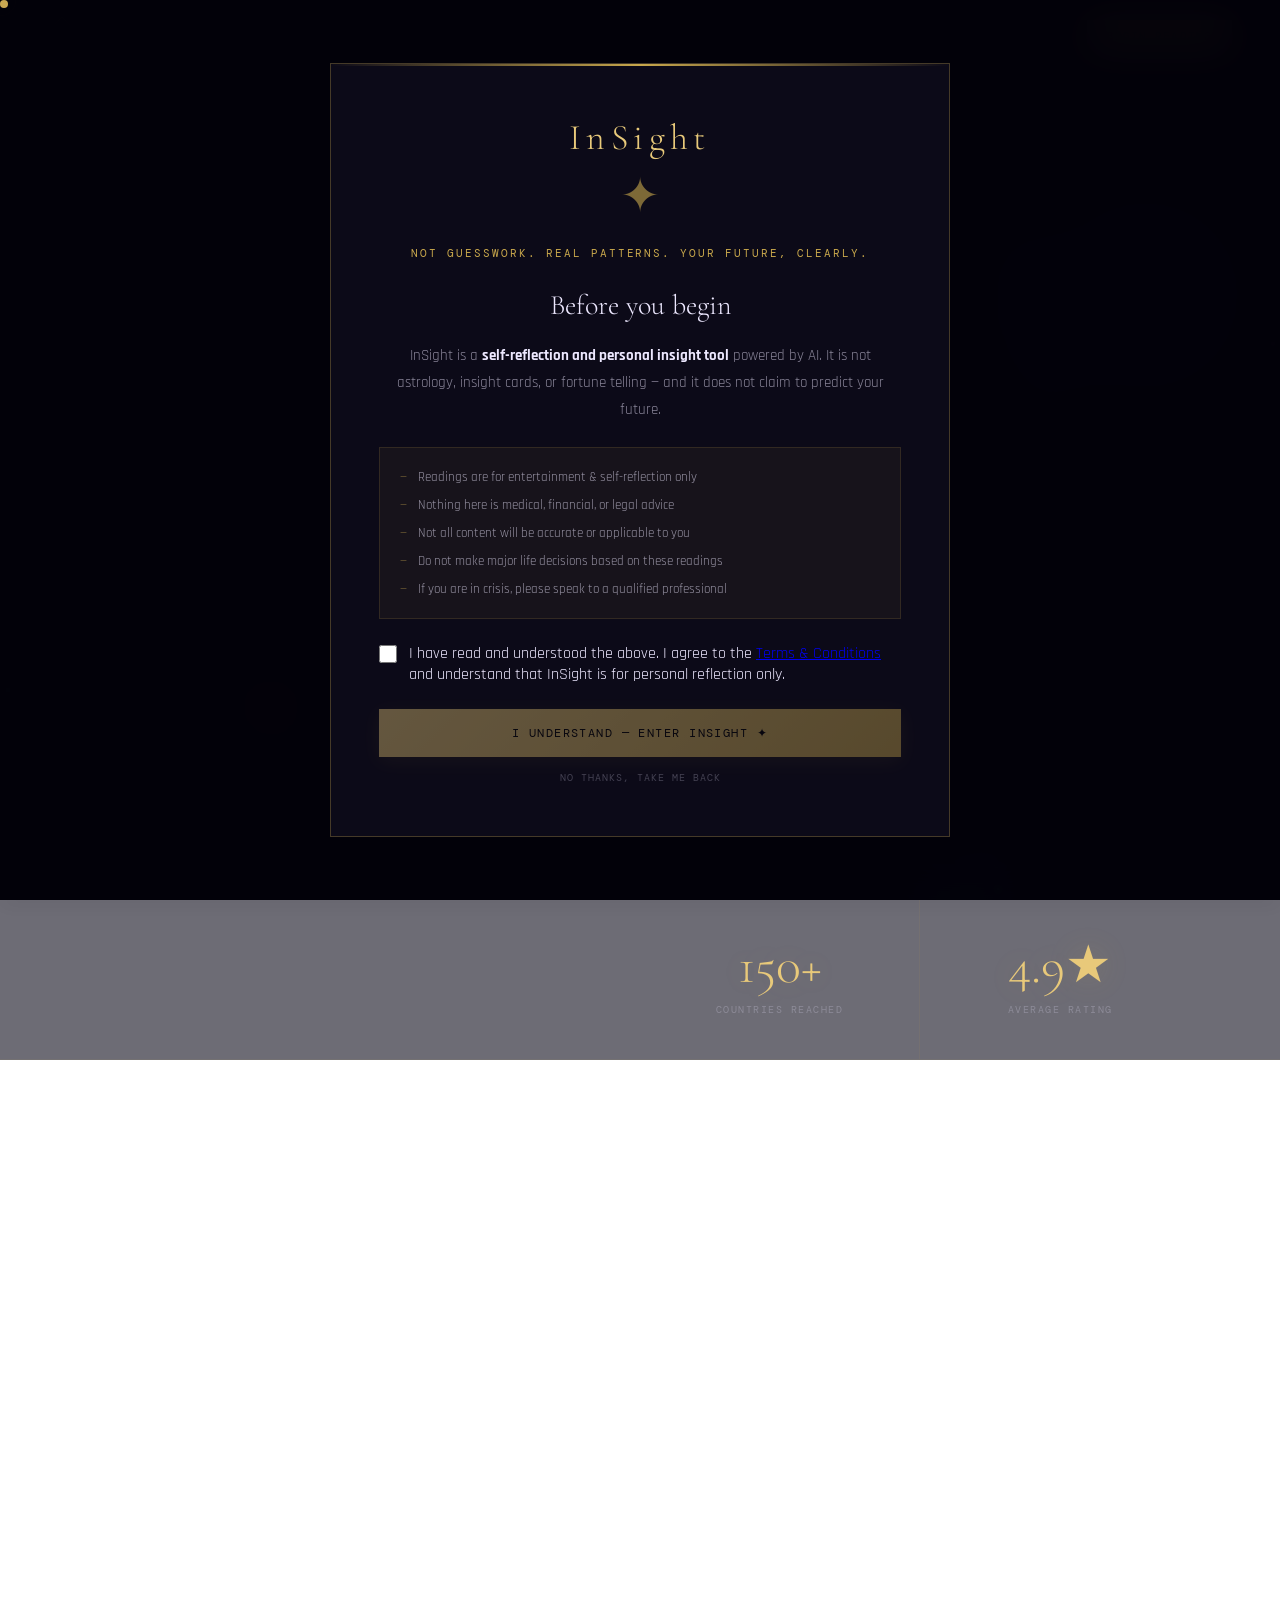
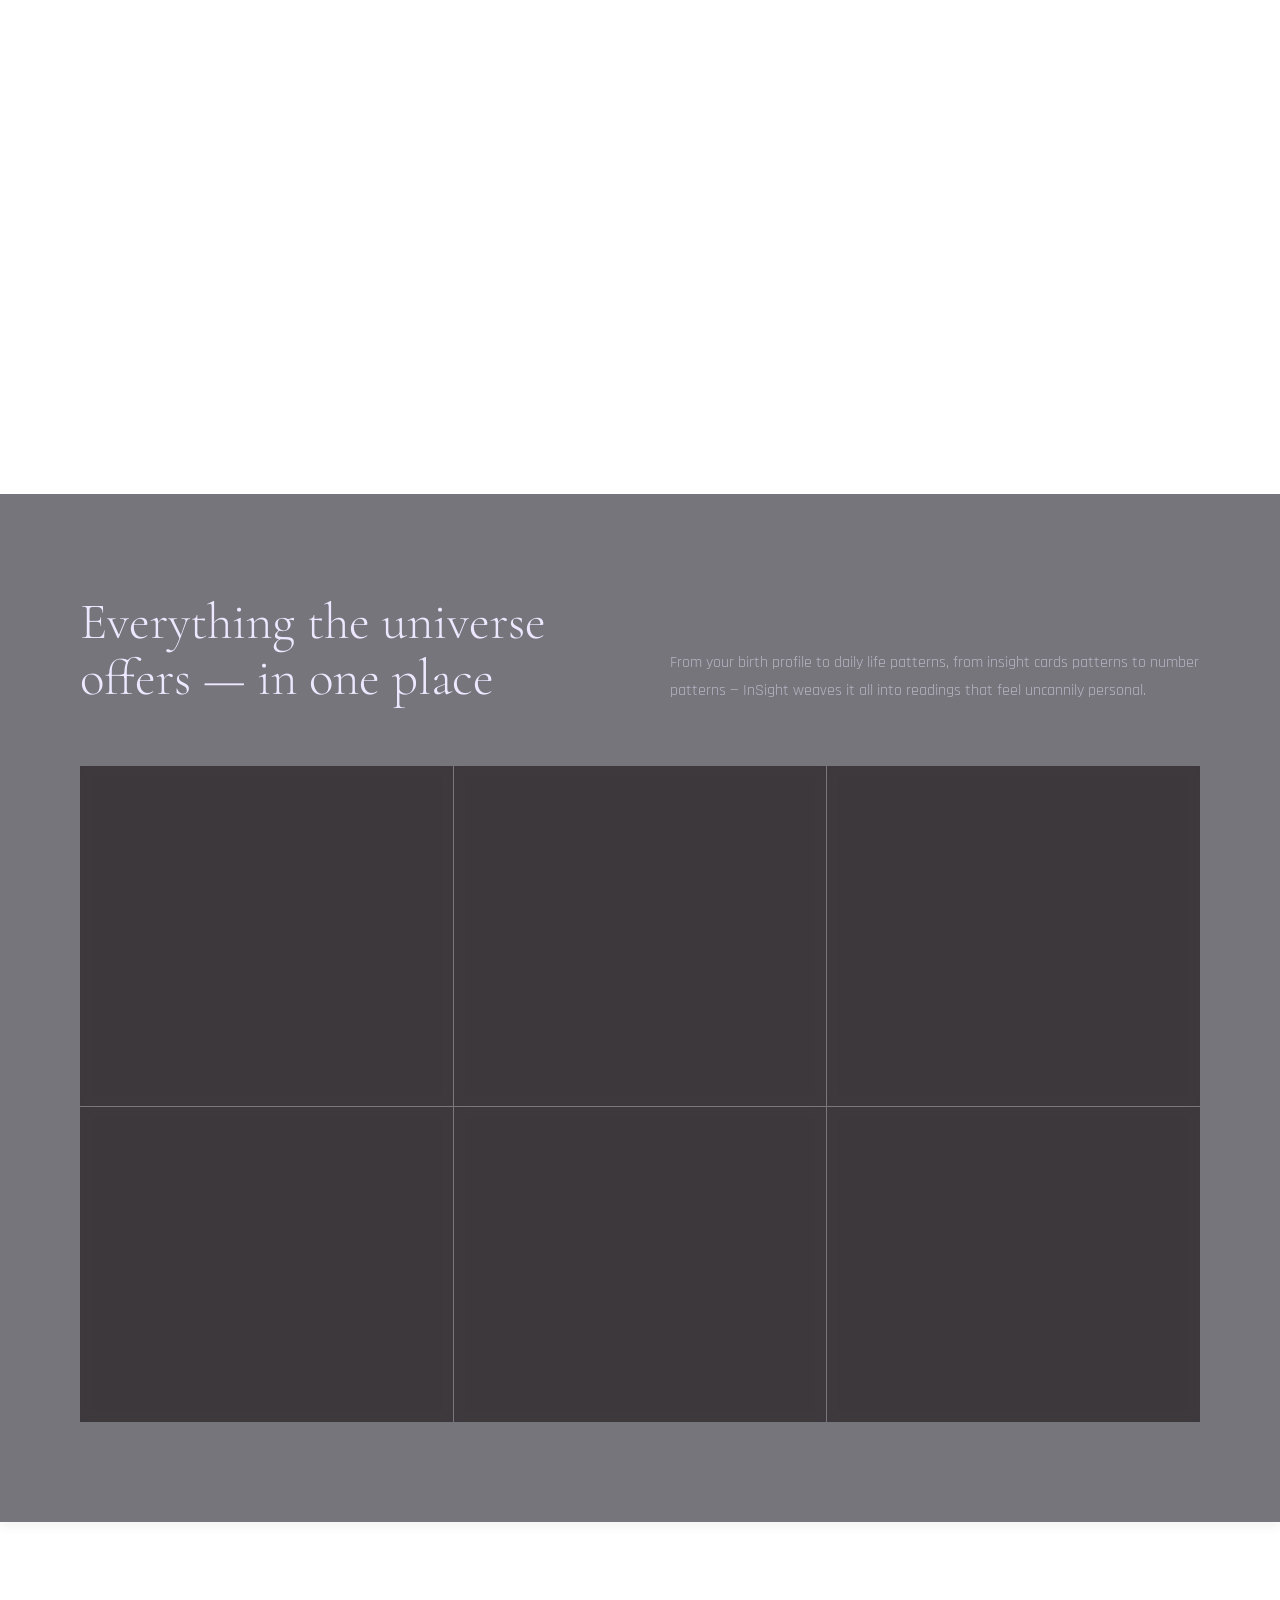
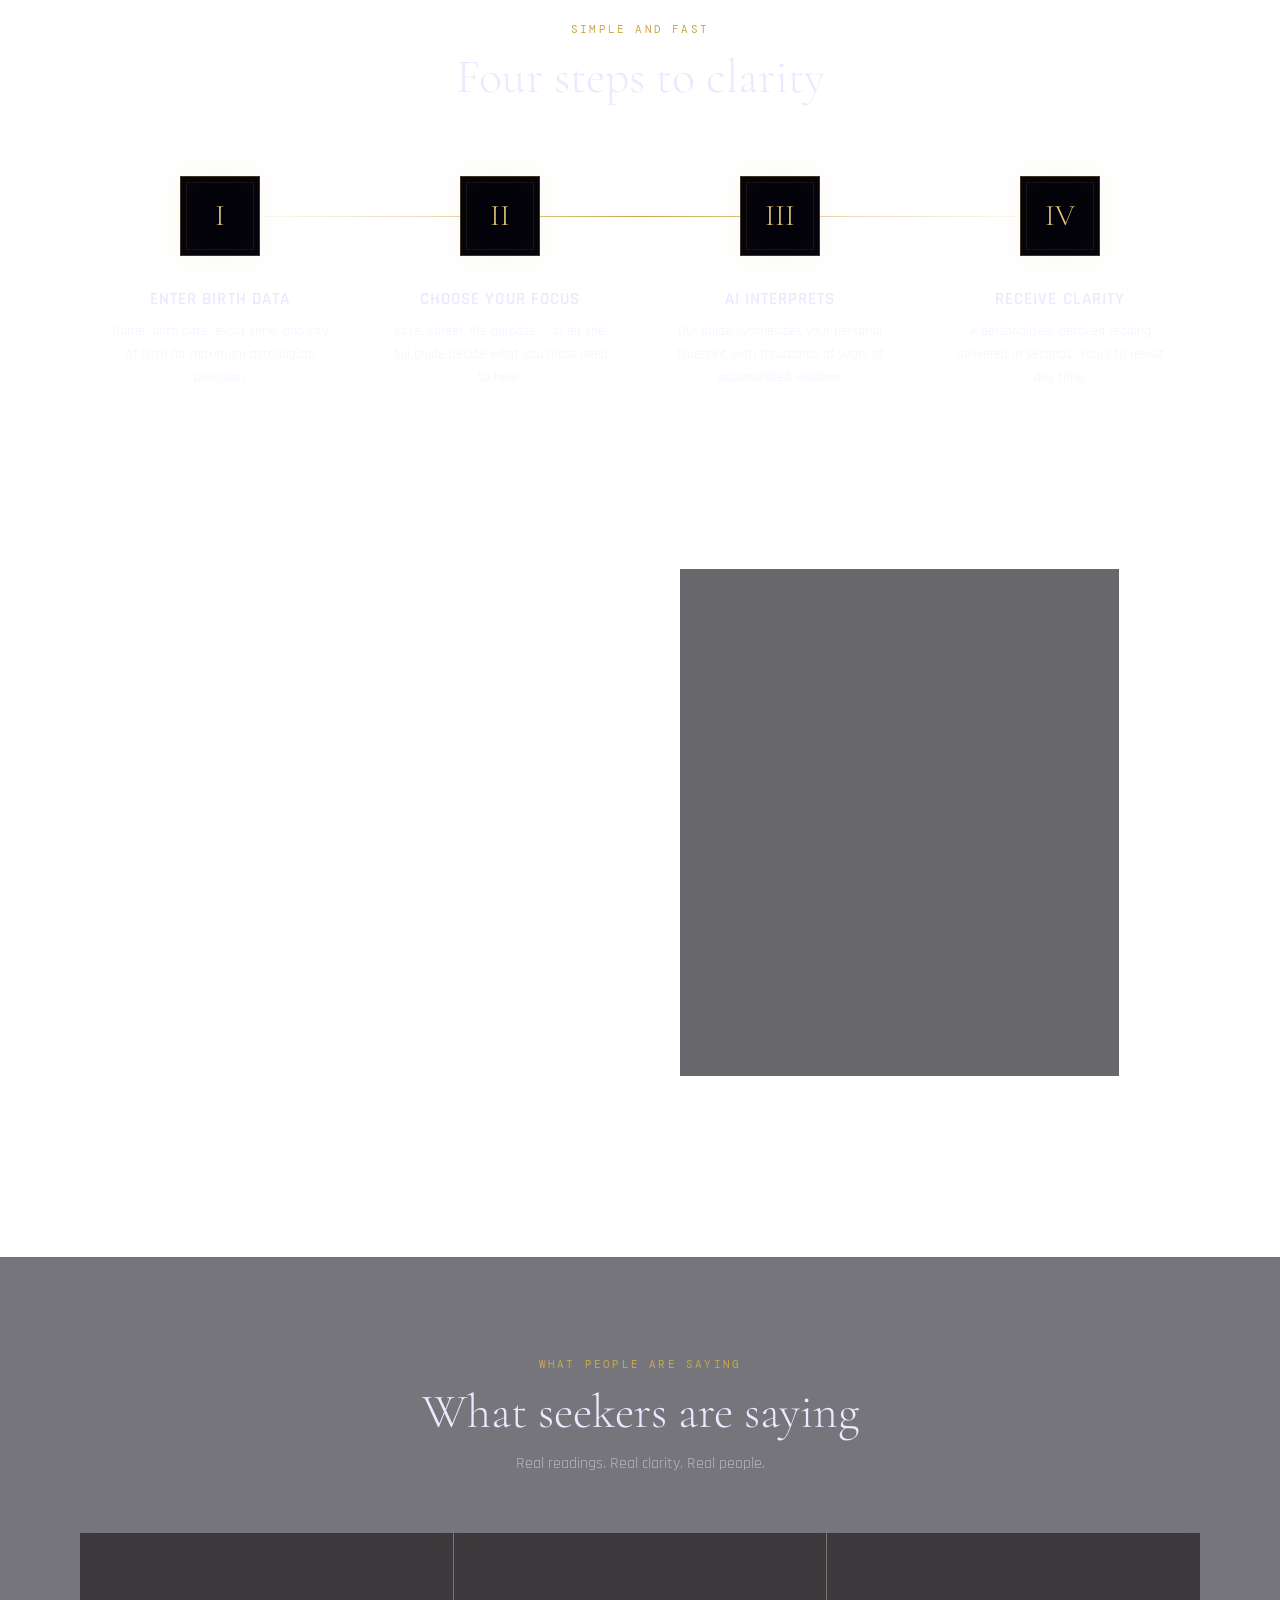
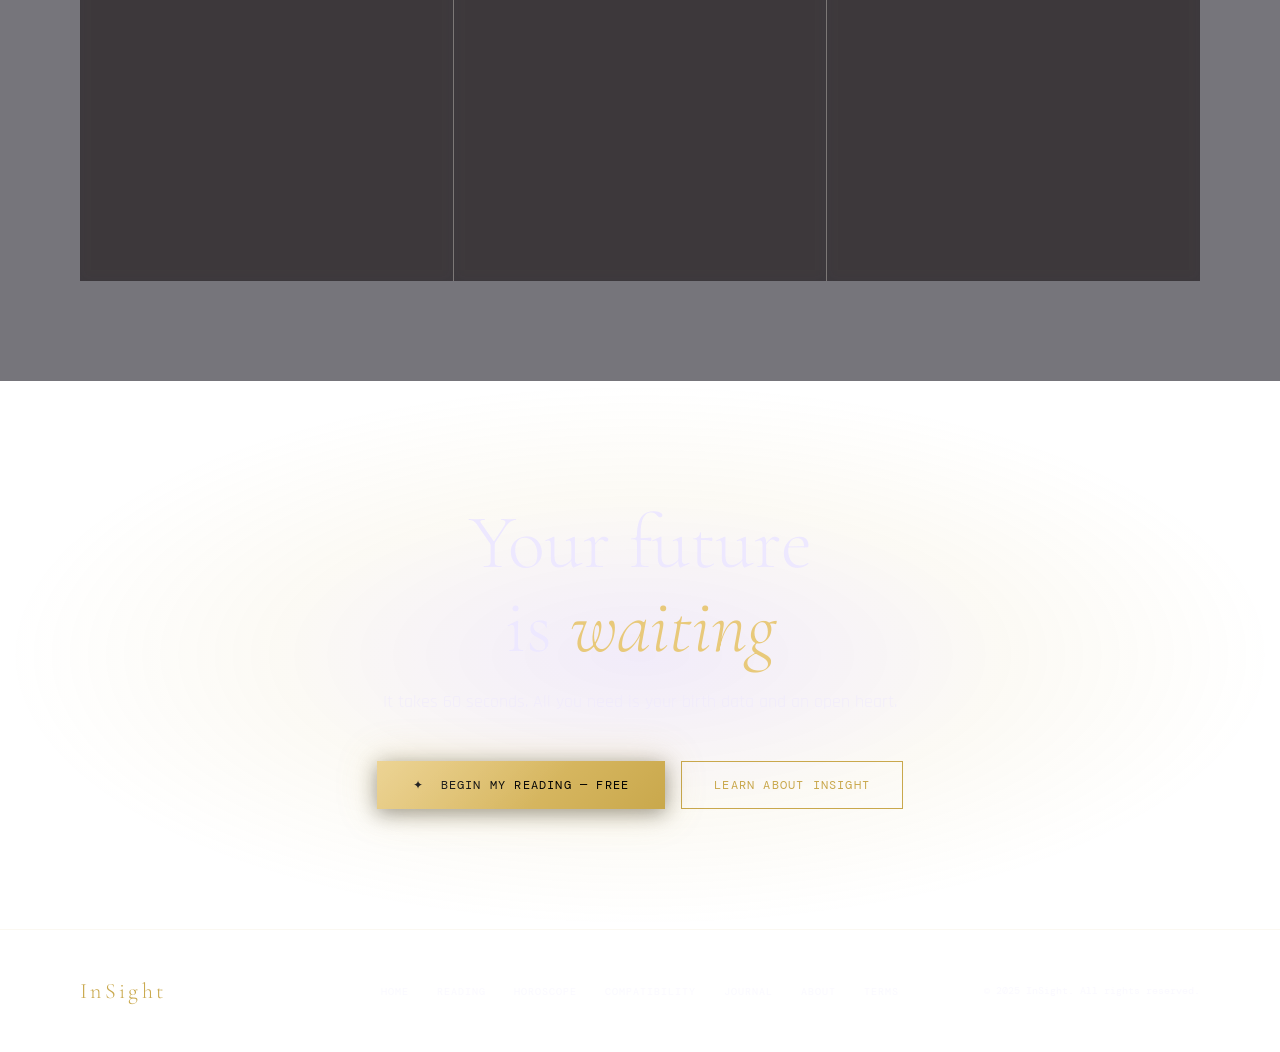
<file: index (1).html>
<!DOCTYPE html>
<html lang="en">
<head>
<meta charset="UTF-8" />
<meta name="viewport" content="width=device-width, initial-scale=1.0" />
<title>InSight — Know Your Future</title>
<link rel="stylesheet" href="style.css" />
<link rel="preconnect" href="https://fonts.googleapis.com">
<style>

/* ─── NEBULA HERO ─────────────────────────────────── */
.hero {
  min-height: 100vh;
  display: flex;
  flex-direction: column;
  align-items: center;
  justify-content: center;
  text-align: center;
  padding: 0 40px;
  position: relative;
  overflow: hidden;
}

/* Layered nebula glows */
.nebula {
  position: absolute;
  inset: 0;
  pointer-events: none;
}
.nebula::before {
  content: '';
  position: absolute;
  width: 900px; height: 900px;
  top: 50%; left: 50%;
  transform: translate(-50%, -55%);
  background: radial-gradient(ellipse at center,
    rgba(120, 60, 200, 0.18) 0%,
    rgba(201, 168, 76, 0.10) 35%,
    rgba(0, 212, 180, 0.05) 60%,
    transparent 75%);
  animation: nebulaPulse 8s ease-in-out infinite;
}
.nebula::after {
  content: '';
  position: absolute;
  width: 600px; height: 300px;
  bottom: 0; left: 50%;
  transform: translateX(-50%);
  background: radial-gradient(ellipse at center,
    rgba(201, 168, 76, 0.12) 0%,
    transparent 70%);
  animation: nebulaPulse 6s ease-in-out 2s infinite;
}
@keyframes nebulaPulse {
  0%, 100% { opacity: 0.6; transform: translate(-50%, -55%) scale(1); }
  50% { opacity: 1; transform: translate(-50%, -55%) scale(1.05); }
}

/* Orbiting ring */
.orbit-ring {
  position: absolute;
  top: 50%; left: 50%;
  width: 700px; height: 700px;
  margin: -350px 0 0 -350px;
  border-radius: 50%;
  border: 1px solid rgba(201, 168, 76, 0.10);
  animation: orbitSpin 60s linear infinite;
  pointer-events: none;
}
.orbit-ring::before {
  content: '';
  position: absolute;
  width: 8px; height: 8px;
  background: var(--gold);
  border-radius: 50%;
  top: -4px; left: 50%;
  margin-left: -4px;
  box-shadow: 0 0 12px var(--gold), 0 0 24px rgba(201,168,76,0.4);
}
.orbit-ring-2 {
  position: absolute;
  top: 50%; left: 50%;
  width: 520px; height: 520px;
  margin: -260px 0 0 -260px;
  border-radius: 50%;
  border: 1px solid rgba(0, 212, 180, 0.07);
  animation: orbitSpin 40s linear infinite reverse;
  pointer-events: none;
}
.orbit-ring-2::before {
  content: '';
  position: absolute;
  width: 5px; height: 5px;
  background: var(--teal);
  border-radius: 50%;
  bottom: -3px; left: 50%;
  margin-left: -2px;
  box-shadow: 0 0 10px var(--teal);
}
@keyframes orbitSpin { to { transform: rotate(360deg); } }

/* Welcome badge */
.welcome-badge {
  display: inline-flex;
  align-items: center;
  gap: 10px;
  background: rgba(201, 168, 76, 0.08);
  border: 1px solid rgba(201, 168, 76, 0.25);
  border-radius: 100px;
  padding: 8px 20px 8px 10px;
  margin-bottom: 36px;
  opacity: 0;
  animation: fadeUp 0.7s 0.1s forwards;
}
.badge-dot {
  width: 28px; height: 28px;
  background: rgba(201, 168, 76, 0.15);
  border-radius: 50%;
  display: flex; align-items: center; justify-content: center;
  font-size: 13px;
  animation: badgePulse 2s ease-in-out infinite;
}
@keyframes badgePulse {
  0%,100% { box-shadow: 0 0 0 0 rgba(201,168,76,0.3); }
  50% { box-shadow: 0 0 0 6px rgba(201,168,76,0); }
}
.badge-text {
  font-family: 'DM Mono', monospace;
  font-size: 11px;
  letter-spacing: 0.12em;
  color: var(--gold2);
  text-transform: uppercase;
}

/* Hero headline */
.hero-title {
  font-family: 'Cormorant Garamond', serif;
  font-size: clamp(60px, 9vw, 120px);
  font-weight: 300;
  line-height: 0.95;
  letter-spacing: -0.02em;
  margin-bottom: 12px;
  opacity: 0;
  animation: fadeUp 0.9s 0.25s forwards;
}
.hero-title .line2 {
  display: block;
  font-style: italic;
  color: var(--gold2);
  text-shadow: 0 0 80px rgba(201,168,76,0.3);
}

.hero-tagline {
  font-family: 'Cormorant Garamond', serif;
  font-size: clamp(18px, 2.5vw, 26px);
  font-weight: 300;
  font-style: italic;
  color: var(--text2);
  margin-bottom: 32px;
  opacity: 0;
  animation: fadeUp 0.9s 0.4s forwards;
}

.hero-sub {
  font-family: 'Rajdhani', sans-serif;
  font-size: 17px;
  font-weight: 400;
  color: rgba(237,232,255,0.5);
  max-width: 520px;
  line-height: 1.7;
  margin: 0 auto 52px;
  opacity: 0;
  animation: fadeUp 0.9s 0.5s forwards;
}

.hero-actions {
  display: flex;
  align-items: center;
  justify-content: center;
  gap: 16px;
  flex-wrap: wrap;
  opacity: 0;
  animation: fadeUp 0.9s 0.65s forwards;
}

.btn-glow {
  display: inline-flex;
  align-items: center;
  gap: 10px;
  font-family: 'DM Mono', monospace;
  font-size: 12px;
  letter-spacing: 0.1em;
  text-transform: uppercase;
  color: #000;
  background: linear-gradient(135deg, var(--gold2) 0%, var(--gold) 100%);
  border: none;
  padding: 16px 36px;
  cursor: none;
  text-decoration: none;
  position: relative;
  overflow: hidden;
  transition: transform 0.2s;
  box-shadow: 0 0 40px rgba(201,168,76,0.25), 0 4px 20px rgba(0,0,0,0.4);
}
.btn-glow::before {
  content: '';
  position: absolute;
  inset: 0;
  background: linear-gradient(135deg, rgba(255,255,255,0.2) 0%, transparent 60%);
}
.btn-glow:hover { transform: translateY(-3px); box-shadow: 0 0 60px rgba(201,168,76,0.4), 0 8px 30px rgba(0,0,0,0.4); }

/* Floating zodiac signs around hero */
.floating-signs {
  position: absolute;
  inset: 0;
  pointer-events: none;
}
.fsign {
  position: absolute;
  font-family: 'Cormorant Garamond', serif;
  color: rgba(201, 168, 76, 0.15);
  animation: floatSign linear infinite;
  user-select: none;
}
@keyframes floatSign {
  0% { transform: translateY(0) rotate(0deg); opacity: 0.1; }
  25% { opacity: 0.25; }
  75% { opacity: 0.1; }
  100% { transform: translateY(-40px) rotate(10deg); opacity: 0; }
}

/* Scroll hint */
.scroll-hint {
  position: absolute;
  bottom: 36px;
  left: 50%;
  transform: translateX(-50%);
  display: flex;
  flex-direction: column;
  align-items: center;
  gap: 8px;
  opacity: 0;
  animation: fadeUp 1s 1.2s forwards;
}
.scroll-hint span {
  font-family: 'DM Mono', monospace;
  font-size: 9px;
  letter-spacing: 0.2em;
  color: var(--text3);
  text-transform: uppercase;
}
.scroll-mouse {
  width: 22px; height: 34px;
  border: 1px solid rgba(201,168,76,0.3);
  border-radius: 11px;
  display: flex;
  justify-content: center;
  padding-top: 6px;
}
.scroll-wheel {
  width: 3px; height: 6px;
  background: var(--gold);
  border-radius: 2px;
  animation: scrollWheel 2s ease-in-out infinite;
}
@keyframes scrollWheel {
  0%, 100% { transform: translateY(0); opacity: 1; }
  100% { transform: translateY(8px); opacity: 0; }
}

/* ─── WELCOME STRIP ─────────────────────────────────── */
.welcome-strip {
  padding: 70px 80px;
  max-width: 1400px;
  margin: 0 auto;
  display: grid;
  grid-template-columns: 1fr 2px 1fr;
  gap: 60px;
  align-items: center;
}
.welcome-strip-divider {
  background: linear-gradient(to bottom, transparent, var(--gold), transparent);
  height: 100%;
  min-height: 120px;
}
.welcome-left h2 {
  font-family: 'Cormorant Garamond', serif;
  font-size: 44px;
  font-weight: 300;
  line-height: 1.15;
  margin-bottom: 16px;
}
.welcome-left h2 em { font-style: italic; color: var(--gold2); }
.welcome-left p { font-size: 16px; color: var(--text2); line-height: 1.8; }
.welcome-right {
  display: grid;
  grid-template-columns: 1fr 1fr;
  gap: 12px;
}
.welcome-pill {
  display: flex;
  align-items: center;
  gap: 12px;
  padding: 16px 20px;
  border: 1px solid var(--border2);
  background: rgba(255,255,255,0.02);
  transition: border-color 0.3s, background 0.3s;
  text-decoration: none;
}
.welcome-pill:hover { border-color: rgba(201,168,76,0.35); background: rgba(201,168,76,0.04); }
.pill-icon { font-family: 'Cormorant Garamond', serif; font-size: 28px; color: var(--gold2); opacity: 0.8; width: 32px; text-align: center; }
.pill-label { font-family: 'Rajdhani', sans-serif; font-size: 15px; font-weight: 600; letter-spacing: 0.04em; color: var(--text); }
.pill-sub { font-family: 'DM Mono', monospace; font-size: 10px; color: var(--text3); letter-spacing: 0.06em; }

/* ─── STATS ─────────────────────────────────── */
.stats-bar {
  border-top: 1px solid var(--border2);
  border-bottom: 1px solid var(--border2);
  background: rgba(13,11,26,0.6);
  backdrop-filter: blur(10px);
  position: relative; z-index: 1;
}
.stats-inner {
  max-width: 1400px; margin: 0 auto; padding: 0 80px;
  display: grid; grid-template-columns: repeat(4, 1fr);
}
.stat-item {
  padding: 40px 0; text-align: center;
  border-right: 1px solid var(--border2); position: relative;
}
.stat-item:last-child { border-right: none; }
.stat-num {
  font-family: 'Cormorant Garamond', serif; font-size: 52px; font-weight: 300;
  color: var(--gold2); display: block; line-height: 1; margin-bottom: 6px;
  text-shadow: 0 0 30px rgba(201,168,76,0.2);
}
.stat-label {
  font-family: 'DM Mono', monospace; font-size: 10px;
  letter-spacing: 0.15em; color: var(--text3); text-transform: uppercase;
}

/* ─── ZODIAC WHEEL SECTION ─────────────────────────────────── */
.signs-section {
  padding: 100px 80px;
  max-width: 1400px; margin: 0 auto;
  text-align: center;
}
.signs-section h2 {
  font-family: 'Cormorant Garamond', serif;
  font-size: 48px; font-weight: 300; margin-bottom: 12px;
}
.signs-section p { font-size: 16px; color: var(--text2); margin-bottom: 60px; }
.signs-wheel {
  display: grid;
  grid-template-columns: repeat(6, 1fr);
  gap: 1px;
  background: var(--border2);
}
.sign-tile {
  background: var(--bg);
  padding: 32px 20px;
  text-align: center;
  text-decoration: none;
  transition: background 0.25s, transform 0.25s;
  display: flex; flex-direction: column; align-items: center; gap: 8px;
  position: relative;
  overflow: hidden;
}
.sign-tile::before {
  content: '';
  position: absolute; inset: 0;
  background: radial-gradient(circle at 50% 0%, rgba(201,168,76,0.08) 0%, transparent 70%);
  opacity: 0; transition: opacity 0.3s;
}
.sign-tile:hover { background: rgba(201,168,76,0.04); transform: translateY(-2px); }
.sign-tile:hover::before { opacity: 1; }
.sign-glyph {
  font-family: 'Cormorant Garamond', serif;
  font-size: 36px; color: var(--gold2); line-height: 1;
  transition: text-shadow 0.3s;
}
.sign-tile:hover .sign-glyph { text-shadow: 0 0 20px rgba(201,168,76,0.5); }
.sign-name { font-family: 'DM Mono', monospace; font-size: 10px; letter-spacing: 0.1em; color: var(--text3); text-transform: uppercase; }
.sign-dates { font-size: 11px; color: var(--text3); }

/* ─── FEATURES ─────────────────────────────────── */
.features-section { background: var(--bg2); }
.features-inner {
  max-width: 1400px; margin: 0 auto; padding: 100px 80px;
}
.features-header {
  display: grid; grid-template-columns: 1fr 1fr;
  gap: 60px; margin-bottom: 60px; align-items: end;
}
.features-header h2 {
  font-family: 'Cormorant Garamond', serif;
  font-size: clamp(36px, 4vw, 52px); font-weight: 300; line-height: 1.1;
}
.features-header p { font-size: 16px; color: var(--text2); line-height: 1.8; }
.features-grid {
  display: grid; grid-template-columns: repeat(3, 1fr);
  gap: 1px; background: var(--border2);
}
.feature-card {
  background: var(--bg2); padding: 48px 40px;
  transition: background 0.3s; position: relative; overflow: hidden;
}
.feature-card::after {
  content: '';
  position: absolute; top: 0; left: 0; right: 0; height: 1px;
  background: linear-gradient(90deg, transparent, var(--gold), transparent);
  transform: scaleX(0); transition: transform 0.5s;
}
.feature-card:hover { background: rgba(201,168,76,0.04); }
.feature-card:hover::after { transform: scaleX(1); }
.feature-icon {
  font-family: 'Cormorant Garamond', serif; font-size: 44px;
  color: var(--gold); margin-bottom: 24px; display: block; line-height: 1;
}
.feature-card h3 {
  font-family: 'Rajdhani', sans-serif; font-size: 19px; font-weight: 600;
  letter-spacing: 0.06em; margin-bottom: 12px; text-transform: uppercase;
}
.feature-card p { font-size: 15px; color: var(--text2); line-height: 1.7; }
.feature-card .feature-arrow {
  display: inline-block; margin-top: 20px;
  font-family: 'DM Mono', monospace; font-size: 11px; color: var(--gold);
  letter-spacing: 0.1em; text-decoration: none;
  opacity: 0; transition: opacity 0.2s;
}
.feature-card:hover .feature-arrow { opacity: 1; }

/* ─── HOW IT WORKS ─────────────────────────────────── */
.how-section { position: relative; overflow: hidden; }
.how-inner { max-width: 1400px; margin: 0 auto; padding: 100px 80px; }
.how-grid {
  display: grid; grid-template-columns: repeat(4, 1fr);
  gap: 0; position: relative; margin-top: 70px;
}
.how-grid::before {
  content: '';
  position: absolute; top: 40px; left: 12.5%; right: 12.5%; height: 1px;
  background: linear-gradient(90deg, transparent, rgba(201,168,76,0.4), var(--gold), rgba(201,168,76,0.4), transparent);
}
.how-step { padding: 0 28px; text-align: center; }
.step-num {
  width: 80px; height: 80px; border: 1px solid rgba(201,168,76,0.3);
  background: var(--bg); display: flex; align-items: center; justify-content: center;
  margin: 0 auto 32px;
  font-family: 'Cormorant Garamond', serif; font-size: 30px; font-weight: 300; color: var(--gold2);
  position: relative;
  box-shadow: 0 0 30px rgba(201,168,76,0.08), inset 0 0 30px rgba(201,168,76,0.04);
}
.step-num::before {
  content: ''; position: absolute; inset: 5px;
  border: 1px solid rgba(201,168,76,0.1);
}
.how-step h3 {
  font-size: 17px; font-weight: 600; letter-spacing: 0.06em;
  text-transform: uppercase; margin-bottom: 10px;
}
.how-step p { font-size: 14px; color: var(--text2); line-height: 1.65; }

/* ─── READING PREVIEW (new warm CTA) ─────────────────────────────────── */
.preview-section {
  padding: 0 80px 100px;
  max-width: 1400px; margin: 0 auto;
}
.preview-card {
  background: linear-gradient(135deg,
    rgba(120,60,200,0.12) 0%,
    rgba(201,168,76,0.08) 40%,
    rgba(0,212,180,0.06) 100%);
  border: 1px solid rgba(201,168,76,0.25);
  padding: 80px;
  display: grid;
  grid-template-columns: 1fr 1fr;
  gap: 80px;
  align-items: center;
  position: relative;
  overflow: hidden;
}
.preview-card::before {
  content: '✦';
  position: absolute; right: -30px; top: 50%; transform: translateY(-50%);
  font-family: 'Cormorant Garamond', serif; font-size: 400px;
  color: rgba(201,168,76,0.04); line-height: 1; pointer-events: none;
}
.preview-left h2 {
  font-family: 'Cormorant Garamond', serif;
  font-size: clamp(36px, 4vw, 54px); font-weight: 300; line-height: 1.1;
  margin-bottom: 20px;
}
.preview-left h2 em { font-style: italic; color: var(--gold2); }
.preview-left p { font-size: 16px; color: var(--text2); line-height: 1.8; margin-bottom: 36px; }
.preview-checklist { list-style: none; margin-bottom: 36px; display: flex; flex-direction: column; gap: 12px; }
.preview-checklist li {
  display: flex; align-items: center; gap: 12px;
  font-size: 15px; color: var(--text2);
}
.preview-checklist li::before {
  content: '✦'; color: var(--gold); font-family: 'Cormorant Garamond', serif;
  font-size: 14px; flex-shrink: 0;
}

.preview-form {
  background: rgba(3,2,10,0.6);
  border: 1px solid var(--border);
  padding: 40px;
  backdrop-filter: blur(10px);
}
.preview-form h3 {
  font-family: 'Cormorant Garamond', serif;
  font-size: 26px; font-weight: 300; margin-bottom: 28px;
  text-align: center; color: var(--gold2);
}
.pf-group { margin-bottom: 14px; }
.pf-group label {
  display: block; font-family: 'DM Mono', monospace; font-size: 10px;
  letter-spacing: 0.12em; color: var(--text3); text-transform: uppercase; margin-bottom: 6px;
}
.pf-group input, .pf-group select {
  width: 100%; background: rgba(255,255,255,0.04); border: 1px solid var(--border);
  color: var(--text); font-family: 'Rajdhani', sans-serif; font-size: 15px;
  padding: 11px 14px; outline: none; transition: border-color 0.2s;
}
.pf-group input:focus, .pf-group select:focus { border-color: rgba(201,168,76,0.5); }
.pf-group select option { background: #0d0b1a; }
.pf-row { display: grid; grid-template-columns: 1fr 1fr; gap: 12px; }
.pf-submit {
  width: 100%; margin-top: 8px;
  background: linear-gradient(135deg, var(--gold2), var(--gold));
  border: none; color: #000;
  font-family: 'DM Mono', monospace; font-size: 12px;
  letter-spacing: 0.1em; text-transform: uppercase;
  padding: 16px; cursor: none;
  transition: all 0.2s;
  box-shadow: 0 4px 20px rgba(201,168,76,0.2);
}
.pf-submit:hover { box-shadow: 0 4px 30px rgba(201,168,76,0.4); transform: translateY(-1px); }

/* ─── TESTIMONIALS ─────────────────────────────────── */
.testi-section { background: var(--bg2); }
.testi-inner { max-width: 1400px; margin: 0 auto; padding: 100px 80px; }
.testi-header { text-align: center; margin-bottom: 60px; }
.testi-header h2 {
  font-family: 'Cormorant Garamond', serif;
  font-size: 48px; font-weight: 300; margin-bottom: 12px;
}
.testi-header p { font-size: 16px; color: var(--text2); }
.testimonials-grid { display: grid; grid-template-columns: repeat(3, 1fr); gap: 1px; background: var(--border2); }
.testimonial {
  background: var(--bg2); padding: 44px; position: relative;
  transition: background 0.3s;
}
.testimonial:hover { background: rgba(201,168,76,0.03); }
.testimonial::before {
  content: '"'; font-family: 'Cormorant Garamond', serif; font-size: 100px;
  color: var(--gold); opacity: 0.12; position: absolute;
  top: 10px; left: 28px; line-height: 1;
}
.testimonial-stars { color: var(--gold); font-size: 14px; letter-spacing: 2px; margin-bottom: 16px; }
.testimonial-text {
  font-family: 'Cormorant Garamond', serif; font-size: 19px; font-style: italic;
  font-weight: 300; line-height: 1.75; color: var(--text); margin-bottom: 28px; padding-top: 24px;
}
.testimonial-author { display: flex; align-items: center; gap: 14px; }
.author-avatar {
  width: 40px; height: 40px;
  background: radial-gradient(circle, rgba(201,168,76,0.2), rgba(201,168,76,0.05));
  border: 1px solid var(--border);
  display: flex; align-items: center; justify-content: center;
  font-family: 'DM Mono', monospace; font-size: 12px; color: var(--gold2);
}
.author-name { font-size: 16px; font-weight: 600; }
.author-info { font-family: 'DM Mono', monospace; font-size: 10px; color: var(--text3); letter-spacing: 0.08em; }

/* ─── FINAL CTA ─────────────────────────────────── */
.final-cta {
  padding: 120px 80px;
  text-align: center;
  position: relative;
  overflow: hidden;
}
.final-cta::before {
  content: '';
  position: absolute; inset: 0;
  background: radial-gradient(ellipse at center,
    rgba(120,60,200,0.1) 0%,
    rgba(201,168,76,0.06) 40%,
    transparent 70%);
}
.final-cta h2 {
  font-family: 'Cormorant Garamond', serif;
  font-size: clamp(44px, 6vw, 80px); font-weight: 300; line-height: 1.1;
  margin-bottom: 20px; position: relative;
}
.final-cta h2 em { font-style: italic; color: var(--gold2); }
.final-cta p { font-size: 18px; color: var(--text2); margin-bottom: 48px; position: relative; }
.final-cta-btns { display: flex; justify-content: center; gap: 16px; position: relative; }

@media (max-width: 900px) {
  .hero-title { font-size: clamp(48px, 12vw, 80px); }
  .welcome-strip { grid-template-columns: 1fr; padding: 60px 24px; }
  .welcome-strip-divider { display: none; }
  .signs-wheel { grid-template-columns: repeat(4, 1fr); }
  .features-header { grid-template-columns: 1fr; }
  .features-grid { grid-template-columns: 1fr; }
  .how-grid { grid-template-columns: 1fr 1fr; }
  .how-grid::before { display: none; }
  .preview-card { grid-template-columns: 1fr; gap: 40px; padding: 40px 24px; }
  .testimonials-grid { grid-template-columns: 1fr; }
  .signs-section, .features-inner, .how-inner, .preview-section, .testi-inner { padding-left: 24px; padding-right: 24px; }
}
</style>
</head>
<style>
/* ── DISCLAIMER OVERLAY ── */
.disclaimer-overlay {
  position: fixed;
  inset: 0;
  z-index: 9999;
  background: rgba(3,2,10,0.97);
  backdrop-filter: blur(20px);
  display: flex;
  align-items: center;
  justify-content: center;
  padding: 24px;
  animation: fadeIn 0.5s forwards;
}
@keyframes fadeIn { from { opacity:0; } to { opacity:1; } }
.disclaimer-overlay.hidden {
  animation: fadeOut 0.6s forwards;
  pointer-events: none;
}
@keyframes fadeOut { to { opacity:0; visibility:hidden; } }

.disclaimer-box {
  max-width: 620px;
  width: 100%;
  background: rgba(13,11,26,0.95);
  border: 1px solid rgba(201,168,76,0.3);
  padding: 52px 48px;
  text-align: center;
  position: relative;
  animation: slideUp 0.6s 0.1s both;
}
@keyframes slideUp { from { transform:translateY(30px); opacity:0; } to { transform:translateY(0); opacity:1; } }

.disclaimer-box::before {
  content: '';
  position: absolute;
  top: 0; left: 0; right: 0;
  height: 2px;
  background: linear-gradient(90deg, transparent, var(--gold), transparent);
}

.disclaimer-logo {
  font-family: 'Cormorant Garamond', serif;
  font-size: 36px;
  font-weight: 300;
  letter-spacing: 0.15em;
  color: var(--gold2);
  margin-bottom: 8px;
}
.disclaimer-symbol {
  font-family: 'Cormorant Garamond', serif;
  font-size: 48px;
  color: var(--gold);
  opacity: 0.6;
  display: block;
  margin-bottom: 20px;
  animation: pulse2 3s ease-in-out infinite;
}
.disclaimer-box h2 {
  font-family: 'Cormorant Garamond', serif;
  font-size: 28px;
  font-weight: 300;
  margin-bottom: 20px;
  color: var(--text);
}
.disclaimer-tagline {
  font-family: 'DM Mono', monospace;
  font-size: 11px;
  letter-spacing: 0.18em;
  color: var(--gold);
  text-transform: uppercase;
  margin-bottom: 28px;
  display: block;
}
.disclaimer-text {
  font-size: 15px;
  color: var(--text2);
  line-height: 1.8;
  margin-bottom: 12px;
}
.disclaimer-text strong { color: var(--text); }
.disclaimer-warning {
  background: rgba(201,168,76,0.06);
  border: 1px solid rgba(201,168,76,0.15);
  padding: 18px 20px;
  margin: 24px 0;
  font-size: 13px;
  color: rgba(237,232,255,0.6);
  line-height: 1.7;
  text-align: left;
}
.disclaimer-warning ul {
  list-style: none;
  padding: 0;
  margin: 0;
}
.disclaimer-warning ul li {
  padding-left: 18px;
  position: relative;
  margin-bottom: 6px;
  font-size: 13px;
}
.disclaimer-warning ul li:last-child { margin-bottom: 0; }
.disclaimer-warning ul li::before {
  content: '—';
  position: absolute;
  left: 0;
  color: var(--gold);
  opacity: 0.6;
}
.disclaimer-checkbox-row {
  display: flex;
  align-items: flex-start;
  gap: 12px;
  text-align: left;
  margin: 24px 0;
  cursor: pointer;
}
.disclaimer-checkbox-row input[type="checkbox"] {
  width: 18px; height: 18px;
  accent-color: var(--gold);
  flex-shrink: 0;
  margin-top: 2px;
  cursor: pointer;
}
.disclaimer-checkbox-row label {
  font-size: 13px;
  color: var(--text2);
  line-height: 1.6;
  cursor: pointer;
}
.disclaimer-checkbox-row label a {
  color: var(--gold);
  text-decoration: underline;
}
.disclaimer-accept {
  width: 100%;
  background: linear-gradient(135deg, var(--gold2), var(--gold));
  border: none;
  color: #000;
  font-family: 'DM Mono', monospace;
  font-size: 12px;
  letter-spacing: 0.12em;
  text-transform: uppercase;
  padding: 16px;
  cursor: pointer;
  transition: all 0.2s;
  opacity: 0.4;
  box-shadow: 0 4px 20px rgba(201,168,76,0.15);
}
.disclaimer-accept.enabled {
  opacity: 1;
  box-shadow: 0 4px 24px rgba(201,168,76,0.3);
}
.disclaimer-accept.enabled:hover {
  transform: translateY(-2px);
  box-shadow: 0 6px 30px rgba(201,168,76,0.4);
}
.disclaimer-decline {
  display: block;
  margin-top: 14px;
  font-family: 'DM Mono', monospace;
  font-size: 10px;
  letter-spacing: 0.1em;
  color: var(--text3);
  text-transform: uppercase;
  cursor: pointer;
  background: none;
  border: none;
  width: 100%;
  transition: color 0.2s;
}
.disclaimer-decline:hover { color: var(--text2); }
</style>

<body>

<!-- ░░ DISCLAIMER OVERLAY ░░ -->
<div class="disclaimer-overlay" id="disclaimerOverlay">
  <div class="disclaimer-box">
    <div class="disclaimer-logo">InSight</div>
    <span class="disclaimer-symbol">✦</span>
    <span class="disclaimer-tagline">Not guesswork. Real patterns. Your future, clearly.</span>
    <h2>Before you begin</h2>
    <p class="disclaimer-text">InSight is a <strong>self-reflection and personal insight tool</strong> powered by AI. It is not astrology, insight cards, or fortune telling — and it does not claim to predict your future.</p>
    <div class="disclaimer-warning">
      <ul>
        <li>Readings are for entertainment & self-reflection only</li>
        <li>Nothing here is medical, financial, or legal advice</li>
        <li>Not all content will be accurate or applicable to you</li>
        <li>Do not make major life decisions based on these readings</li>
        <li>If you are in crisis, please speak to a qualified professional</li>
      </ul>
    </div>
    <label class="disclaimer-checkbox-row">
      <input type="checkbox" id="agreeCheck" onchange="toggleAccept()" />
      <span>I have read and understood the above. I agree to the <a href="terms.html" target="_blank">Terms & Conditions</a> and understand that InSight is for personal reflection only.</span>
    </label>
    <button class="disclaimer-accept" id="acceptBtn" disabled onclick="acceptDisclaimer()">
      I Understand — Enter InSight ✦
    </button>
    <button class="disclaimer-decline" onclick="window.location.href='https://google.com'">
      No thanks, take me back
    </button>
  </div>
</div>

<div class="cursor"></div>
<div class="cursor-ring"></div>
<canvas id="starfield"></canvas>

<nav>
  <a href="index.html" class="nav-logo">
    <div class="nav-logo-mark"></div>
    InSight
  </a>
  <ul class="nav-links">
    <li><a href="index.html">Home</a></li>
    <li><a href="reading.html">Get Reading</a></li>
    <li><a href="horoscope.html">Horoscope</a></li>
    <li><a href="compatibility.html">Compatibility</a></li>
    <li><a href="blog.html">Journal</a></li>
    <li><a href="about.html">About</a></li>
  </ul>
  <a href="reading.html" class="nav-cta">Begin Reading</a>
</nav>

<main class="page">

  <!-- ░░ HERO ░░ -->
  <section class="hero">
    <div class="nebula"></div>
    <div class="orbit-ring"></div>
    <div class="orbit-ring-2"></div>
    <div class="floating-signs" id="floatingSigns"></div>

    <div class="welcome-badge">
      <div class="badge-dot">✦</div>
      <span class="badge-text">AI-Powered Personal Insights · Free to Begin</span>
    </div>

    <h1 class="hero-title">
      Welcome to<br>
      <span class="line2">starts here.</span>
    </h1>

    <p class="hero-tagline">AI-powered clarity. Real answers. Your future, decoded.</p>

    <p class="hero-sub">InSight analyses your personal data to reveal patterns in your life — giving you clarity on who you are, where you are headed, and what decisions make sense for you.</p>

    <div class="hero-actions">
      <a href="reading.html" class="btn-glow">✦ &nbsp;Start My Free Reading</a>
      <a href="horoscope.html" class="btn-ghost">Today's Horoscope ↗</a>
    </div>

    <div class="scroll-hint">
      <div class="scroll-mouse"><div class="scroll-wheel"></div></div>
      <span>Explore</span>
    </div>
  </section>

  <!-- ░░ WELCOME STRIP ░░ -->
  <div class="stats-bar" style="border-top:none;">
    <div class="stats-inner">
      <div class="stat-item fade-up">
        <span class="stat-num">2.4M</span>
        <span class="stat-label">Readings Delivered</span>
      </div>
      <div class="stat-item fade-up delay-1">
        <span class="stat-num">98%</span>
        <span class="stat-label">Accuracy Reported</span>
      </div>
      <div class="stat-item fade-up delay-2">
        <span class="stat-num">150+</span>
        <span class="stat-label">Countries Reached</span>
      </div>
      <div class="stat-item fade-up delay-3">
        <span class="stat-num">4.9★</span>
        <span class="stat-label">Average Rating</span>
      </div>
    </div>
  </div>

  <!-- ░░ WELCOME INTRO ░░ -->
  <div class="welcome-strip fade-up">
    <div class="welcome-left">
      <span class="eyebrow">You're in the right place</span>
      <h2>This is not guesswork.
It is <em>InSight.</em>
      <p>InSight uses AI to find real patterns in your personal data — helping you understand your strengths, your blind spots, your relationships, and the road ahead. No vague promises. Just clear, honest perspective.</p>
    </div>
    <div class="welcome-strip-divider"></div>
    <div class="welcome-right">
      <a href="reading.html" class="welcome-pill">
        <div class="pill-icon">✦</div>
        <div>
          <div class="pill-label">Full Guide Reading</div>
          <div class="pill-sub">Birth chart + insight cards + numbers</div>
        </div>
      </a>
      <a href="horoscope.html" class="welcome-pill">
        <div class="pill-icon">☽</div>
        <div>
          <div class="pill-label">Daily Horoscope</div>
          <div class="pill-sub">Fresh every morning</div>
        </div>
      </a>
      <a href="compatibility.html" class="welcome-pill">
        <div class="pill-icon">♡</div>
        <div>
          <div class="pill-label">Compatibility</div>
          <div class="pill-sub">Compatibility Analysis between two charts</div>
        </div>
      </a>
      <a href="blog.html" class="welcome-pill">
        <div class="pill-icon">◎</div>
        <div>
          <div class="pill-label">Your Journal</div>
          <div class="pill-sub">Guides & deep dives</div>
        </div>
      </a>
    </div>
  </div>

  <!-- ░░ ZODIAC SIGNS ░░ -->
  <div class="signs-section fade-up">
    <span class="eyebrow">All Twelve Signs</span>
    <h2>What's your personal identity?</h2>
    <p>Select your sign for today.s forecast</p>
    <div class="signs-wheel">
      <a href="horoscope.html" class="sign-tile"><div class="sign-glyph">♈</div><div class="sign-name">Aries</div><div class="sign-dates">Mar 21–Apr 19</div></a>
      <a href="horoscope.html" class="sign-tile"><div class="sign-glyph">♉</div><div class="sign-name">Taurus</div><div class="sign-dates">Apr 20–May 20</div></a>
      <a href="horoscope.html" class="sign-tile"><div class="sign-glyph">♊</div><div class="sign-name">Gemini</div><div class="sign-dates">May 21–Jun 20</div></a>
      <a href="horoscope.html" class="sign-tile"><div class="sign-glyph">♋</div><div class="sign-name">Cancer</div><div class="sign-dates">Jun 21–Jul 22</div></a>
      <a href="horoscope.html" class="sign-tile"><div class="sign-glyph">♌</div><div class="sign-name">Leo</div><div class="sign-dates">Jul 23–Aug 22</div></a>
      <a href="horoscope.html" class="sign-tile"><div class="sign-glyph">♍</div><div class="sign-name">Virgo</div><div class="sign-dates">Aug 23–Sep 22</div></a>
      <a href="horoscope.html" class="sign-tile"><div class="sign-glyph">♎</div><div class="sign-name">Libra</div><div class="sign-dates">Sep 23–Oct 22</div></a>
      <a href="horoscope.html" class="sign-tile"><div class="sign-glyph">♏</div><div class="sign-name">Scorpio</div><div class="sign-dates">Oct 23–Nov 21</div></a>
      <a href="horoscope.html" class="sign-tile"><div class="sign-glyph">♐</div><div class="sign-name">Sagittarius</div><div class="sign-dates">Nov 22–Dec 21</div></a>
      <a href="horoscope.html" class="sign-tile"><div class="sign-glyph">♑</div><div class="sign-name">Capricorn</div><div class="sign-dates">Dec 22–Jan 19</div></a>
      <a href="horoscope.html" class="sign-tile"><div class="sign-glyph">♒</div><div class="sign-name">Aquarius</div><div class="sign-dates">Jan 20–Feb 18</div></a>
      <a href="horoscope.html" class="sign-tile"><div class="sign-glyph">♓</div><div class="sign-name">Pisces</div><div class="sign-dates">Feb 19–Mar 20</div></a>
    </div>
  </div>

  <!-- ░░ FEATURES ░░ -->
  <div class="features-section">
    <div class="features-inner fade-up">
      <div class="features-header">
        <h2>Everything the universe<br>offers — in one place</h2>
        <p>From your birth profile to daily life patterns, from insight cards patterns to number patterns — InSight weaves it all into readings that feel uncannily personal.</p>
      </div>
      <div class="features-grid">
        <div class="feature-card">
          <span class="feature-icon">◈</span>
          <h3>Personality Deep Dive</h3>
          <p>Understand who you really are — your strengths, blind spots, emotional patterns, and how you show up in the world. Built from your birth data.</p>
          <a href="reading.html" class="feature-arrow">Get started →</a>
        </div>
        <div class="feature-card">
          <span class="feature-icon">◷</span>
          <h3>Daily Forecast</h3>
          <p>Every day brings new energy. Get a focused, forward-looking forecast based on your personal profile — not generic advice.</p>
          <a href="horoscope.html" class="feature-arrow">See today's →</a>
        </div>
        <div class="feature-card">
          <span class="feature-icon">↗</span>
          <h3>Life Direction</h3>
          <p>Where are you headed? InSight identifies the patterns shaping your career, purpose, and biggest opportunities right now.</p>
          <a href="reading.html" class="feature-arrow">Find your path →</a>
        </div>
        <div class="feature-card">
          <span class="feature-icon">◎</span>
          <h3>Pattern Recognition</h3>
          <p>Discover the recurring cycles in your life — financial, emotional, relational — and what they reveal about your next chapter.</p>
          <a href="reading.html" class="feature-arrow">See your patterns →</a>
        </div>
        <div class="feature-card">
          <span class="feature-icon">♡</span>
          <h3>Relationship Clarity</h3>
          <p>Understand the real dynamics between you and someone else. What works, what clashes, and what the relationship is built to become.</p>
          <a href="compatibility.html" class="feature-arrow">Check compatibility →</a>
        </div>
        <div class="feature-card">
          <span class="feature-icon">⟳</span>
          <h3>Future Forecasts</h3>
          <p>A clear, honest look at what's ahead — the opportunities, the challenges, and the timing of what matters most in your life.</p>
          <a href="reading.html" class="feature-arrow">See what's ahead →</a>
        </div>
      </div>
    </div>
  </div>

  <!-- ░░ HOW IT WORKS ░░ -->
  <div class="how-section">
    <div class="how-inner fade-up">
      <div style="text-align:center;">
        <span class="eyebrow">Simple and fast</span>
        <h2 style="font-family:'Cormorant Garamond',serif;font-size:48px;font-weight:300;">Four steps to clarity</h2>
      </div>
      <div class="how-grid">
        <div class="how-step">
          <div class="step-num">I</div>
          <h3>Enter Birth Data</h3>
          <p>Name, birth date, exact time, and city of birth for maximum astrological precision.</p>
        </div>
        <div class="how-step">
          <div class="step-num">II</div>
          <h3>Choose Your Focus</h3>
          <p>Love, career, life purpose — or let the full guide decide what you most need to hear.</p>
        </div>
        <div class="how-step">
          <div class="step-num">III</div>
          <h3>AI Interprets</h3>
          <p>Our guide synthesises your personal blueprint with thousands of years of accumulated wisdom.</p>
        </div>
        <div class="how-step">
          <div class="step-num">IV</div>
          <h3>Receive Clarity</h3>
          <p>A personalised, detailed reading delivered in seconds. Yours to revisit any time.</p>
        </div>
      </div>
    </div>
  </div>

  <!-- ░░ QUICK READING PREVIEW ░░ -->
  <div class="preview-section fade-up">
    <div class="preview-card">
      <div class="preview-left">
        <span class="eyebrow">Begin Now</span>
        <h2>Your most accurate<br>reading <em>starts here</em></h2>
        <p>Enter just a few details and our AI will craft a reading specifically for you — covering love, career, and what the next season of your life holds.</p>
        <ul class="preview-checklist">
          <li>Personalised to your exact birth data</li>
          <li>Combines astrology, insight cards & number patterns</li>
          <li>Results in under 30 seconds</li>
          <li>Free to try — no account needed</li>
        </ul>
      </div>
      <div class="preview-form">
        <h3>Quick Reading</h3>
        <div class="pf-group">
          <label>Your Name</label>
          <input type="text" id="qname" placeholder="Enter your name" />
        </div>
        <div class="pf-row">
          <div class="pf-group">
            <label>Date of Birth</label>
            <input type="date" id="qdob" />
          </div>
          <div class="pf-group">
            <label>Birth Time</label>
            <input type="time" id="qtime" />
          </div>
        </div>
        <div class="pf-group">
          <label>Place of Birth</label>
          <input type="text" id="qplace" placeholder="City, Country" />
        </div>
        <div class="pf-group">
          <label>Reading Focus</label>
          <select id="qfocus">
            <option value="">Choose a focus…</option>
            <option>Love & Relationships</option>
            <option>Career & Purpose</option>
            <option>Overall Life Path</option>
            <option>Finances & Abundance</option>
            <option>Spirituality & Growth</option>
          </select>
        </div>
        <button class="pf-submit" onclick="quickReading()">✦ &nbsp;Reveal My Reading</button>
        <div id="qResult" style="display:none;margin-top:24px;padding-top:20px;border-top:1px solid var(--border2);">
          <div style="font-family:'DM Mono',monospace;font-size:10px;letter-spacing:0.12em;color:var(--gold);text-transform:uppercase;margin-bottom:10px;">Your Reading</div>
          <p id="qResultText" style="font-family:'Cormorant Garamond',serif;font-size:18px;font-weight:300;line-height:1.75;color:var(--text2);"></p>
          <a href="reading.html" style="display:inline-block;margin-top:16px;font-family:'DM Mono',monospace;font-size:11px;color:var(--gold);letter-spacing:0.1em;">Get full reading →</a>
        </div>
      </div>
    </div>
  </div>

  <!-- ░░ TESTIMONIALS ░░ -->
  <div class="testi-section">
    <div class="testi-inner fade-up">
      <div class="testi-header">
        <span class="eyebrow">What people are saying</span>
        <h2>What seekers are saying</h2>
        <p>Real readings. Real clarity. Real people.</p>
      </div>
      <div class="testimonials-grid">
        <div class="testimonial">
          <div class="testimonial-stars">★★★★★</div>
          <p class="testimonial-text">The birth profile reading described aspects of my personality I have never shared with anyone. It felt like someone finally understood me at a soul level.</p>
          <div class="testimonial-author">
            <div class="author-avatar">SR</div>
            <div>
              <div class="author-name">Sofia R.</div>
              <div class="author-info">Scorpio · New York</div>
            </div>
          </div>
        </div>
        <div class="testimonial">
          <div class="testimonial-stars">★★★★★</div>
          <p class="testimonial-text">I was a complete sceptic. The career forecast InSight gave me three months ago has played out almost exactly. I am genuinely stunned. Remarkable.</p>
          <div class="testimonial-author">
            <div class="author-avatar">JK</div>
            <div>
              <div class="author-name">James K.</div>
              <div class="author-info">Capricorn · London</div>
            </div>
          </div>
        </div>
        <div class="testimonial">
          <div class="testimonial-stars">★★★★★</div>
          <p class="testimonial-text">The compatibility reading helped me and my partner understand our dynamic on a completely new level. We now return to it as a guide. Life-changing.</p>
          <div class="testimonial-author">
            <div class="author-avatar">AL</div>
            <div>
              <div class="author-name">Aria L.</div>
              <div class="author-info">Libra · Sydney</div>
            </div>
          </div>
        </div>
      </div>
    </div>
  </div>

  <!-- ░░ FINAL CTA ░░ -->
  <div class="final-cta fade-up">
    <h2>Your future<br>is <em>waiting</em></h2>
    <p>It takes 60 seconds. All you need is your birth data and an open heart.</p>
    <div class="final-cta-btns">
      <a href="reading.html" class="btn-glow">✦ &nbsp;Begin My Reading — Free</a>
      <a href="about.html" class="btn-ghost">Learn About InSight</a>
    </div>
  </div>

  <footer>
    <div class="footer-logo">InSight</div>
    <ul class="footer-links">
      <li><a href="index.html">Home</a></li>
      <li><a href="reading.html">Reading</a></li>
      <li><a href="horoscope.html">Horoscope</a></li>
      <li><a href="compatibility.html">Compatibility</a></li>
      <li><a href="blog.html">Journal</a></li>
      <li><a href="about.html">About</a></li>
      <li><a href="terms.html">Terms</a></li>
    </ul>
    <p class="footer-copy">© 2025 InSight. All rights reserved.</p>
  </footer>

</main>

<script src="main.js"></script>
<script>
// Disclaimer logic
function toggleAccept() {
  const checked = document.getElementById('agreeCheck').checked;
  const btn = document.getElementById('acceptBtn');
  btn.disabled = !checked;
  btn.classList.toggle('enabled', checked);
}
function acceptDisclaimer() {
  if (!document.getElementById('agreeCheck').checked) return;
  sessionStorage.setItem('insight_accepted', 'true');
  document.getElementById('disclaimerOverlay').classList.add('hidden');
  setTimeout(() => { document.getElementById('disclaimerOverlay').style.display = 'none'; }, 700);
}
// Show disclaimer unless already accepted this session
if (sessionStorage.getItem('insight_accepted') === 'true') {
  document.getElementById('disclaimerOverlay').style.display = 'none';
}
const signs = ['♈','♉','♊','♋','♌','♍','♎','♏','♐','♑','♒','♓'];
const container = document.getElementById('floatingSigns');
for (let i = 0; i < 16; i++) {
  const el = document.createElement('div');
  el.className = 'fsign';
  el.textContent = signs[Math.floor(Math.random() * signs.length)];
  const size = Math.random() * 32 + 16;
  el.style.cssText = `
    font-size:${size}px;
    left:${Math.random() * 95}%;
    top:${Math.random() * 80 + 10}%;
    animation-duration:${Math.random() * 8 + 6}s;
    animation-delay:${Math.random() * 6}s;
    opacity:${Math.random() * 0.15 + 0.05};
  `;
  container.appendChild(el);
}

// Quick reading
async function quickReading() {
  const name = document.getElementById('qname').value.trim();
  const dob = document.getElementById('qdob').value;
  const time = document.getElementById('qtime').value;
  const place = document.getElementById('qplace').value.trim();
  const focus = document.getElementById('qfocus').value;

  if (!name || !dob) { alert('Please enter your name and date of birth.'); return; }

  const btn = document.querySelector('.pf-submit');
  btn.textContent = '✦  Reading the stars…';
  btn.disabled = true;

  const prompt = `You are InSight. Give a personalised, poetic fortune reading (3-4 sentences, under 80 words) for ${name}, born ${dob}${time?' at '+time:''}, ${place||'unknown location'}. Focus: ${focus||'general life guidance'}. Be specific, evocative, forward-looking. Speak directly to them. Mention something astrological.`;

  try {
    const res = await fetch('https://api.anthropic.com/v1/messages', {
      method:'POST', headers:{'Content-Type':'application/json'},
      body: JSON.stringify({ model:'claude-sonnet-4-20250514', max_tokens:1000, messages:[{role:'user',content:prompt}] })
    });
    const data = await res.json();
    const text = data.content?.find(b=>b.type==='text')?.text || 'Your future speak softly right now. Try again.';
    document.getElementById('qResultText').textContent = text;
    document.getElementById('qResult').style.display = 'block';
  } catch(e) {
    document.getElementById('qResultText').textContent = 'The personal connection is momentarily quiet. Please try again.';
    document.getElementById('qResult').style.display = 'block';
  }

  btn.textContent = '✦  Reveal My Reading';
  btn.disabled = false;
}
</script>
</body>
</html>
</file>
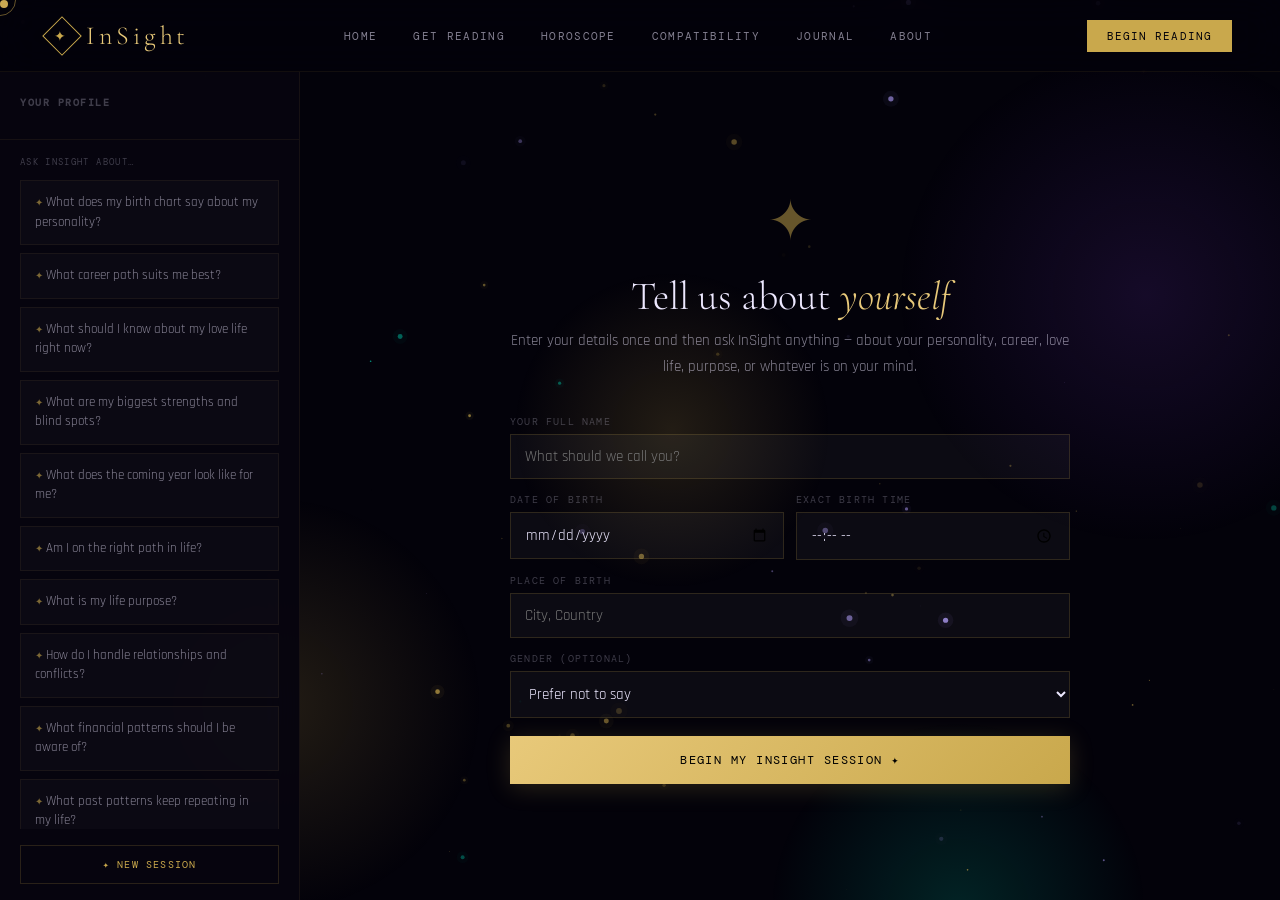
<file: reading (1).html>
<!DOCTYPE html>
<html lang="en">
<head>
<meta charset="UTF-8" />
<meta name="viewport" content="width=device-width, initial-scale=1.0" />
<title>InSight — Your Personal Oracle</title>
<link rel="stylesheet" href="style.css" />
<style>

/* ── LAYOUT ── */
body { overflow: hidden; height: 100vh; }

.chat-layout {
  display: grid;
  grid-template-columns: 300px 1fr;
  height: 100vh;
  padding-top: 72px;
  position: relative;
  z-index: 1;
}

/* ── SIDEBAR ── */
.sidebar {
  background: rgba(7,5,15,0.95);
  border-right: 1px solid var(--border2);
  display: flex;
  flex-direction: column;
  overflow: hidden;
  backdrop-filter: blur(20px);
}

.sidebar-header {
  padding: 24px 20px 16px;
  border-bottom: 1px solid var(--border2);
}
.sidebar-header h3 {
  font-family: 'DM Mono', monospace;
  font-size: 10px;
  letter-spacing: 0.15em;
  color: var(--text3);
  text-transform: uppercase;
  margin-bottom: 14px;
}

/* User profile card */
.profile-card {
  background: rgba(201,168,76,0.05);
  border: 1px solid var(--border2);
  padding: 16px;
  display: none;
}
.profile-card.visible { display: block; }
.profile-name {
  font-family: 'Cormorant Garamond', serif;
  font-size: 20px;
  font-weight: 300;
  color: var(--gold2);
  margin-bottom: 4px;
}
.profile-details {
  font-family: 'DM Mono', monospace;
  font-size: 9px;
  letter-spacing: 0.08em;
  color: var(--text3);
  line-height: 1.8;
}
.profile-sign {
  font-family: 'Cormorant Garamond', serif;
  font-size: 32px;
  color: var(--gold);
  opacity: 0.5;
  float: right;
  margin-top: -8px;
}

/* Suggested questions */
.suggestions {
  padding: 16px 20px;
  flex: 1;
  overflow-y: auto;
}
.suggestions-label {
  font-family: 'DM Mono', monospace;
  font-size: 9px;
  letter-spacing: 0.15em;
  color: var(--text3);
  text-transform: uppercase;
  margin-bottom: 12px;
  display: block;
}
.suggestion-btn {
  width: 100%;
  background: rgba(255,255,255,0.02);
  border: 1px solid var(--border2);
  color: var(--text2);
  font-family: 'Rajdhani', sans-serif;
  font-size: 13px;
  line-height: 1.5;
  padding: 12px 14px;
  text-align: left;
  cursor: pointer;
  margin-bottom: 8px;
  transition: all 0.2s;
  display: block;
}
.suggestion-btn:hover {
  background: rgba(201,168,76,0.06);
  border-color: rgba(201,168,76,0.3);
  color: var(--text);
}
.suggestion-btn::before {
  content: '✦ ';
  color: var(--gold);
  font-size: 10px;
  opacity: 0.6;
}

/* New chat */
.new-chat-btn {
  margin: 16px 20px;
  width: calc(100% - 40px);
  background: transparent;
  border: 1px solid var(--border);
  color: var(--gold);
  font-family: 'DM Mono', monospace;
  font-size: 10px;
  letter-spacing: 0.12em;
  text-transform: uppercase;
  padding: 12px;
  cursor: pointer;
  transition: all 0.2s;
  display: flex;
  align-items: center;
  justify-content: center;
  gap: 8px;
}
.new-chat-btn:hover { background: var(--gold-dim); }

/* ── MAIN CHAT AREA ── */
.chat-main {
  display: flex;
  flex-direction: column;
  height: 100%;
  overflow: hidden;
}

/* Onboarding form (step 1) */
.onboarding {
  flex: 1;
  display: flex;
  align-items: center;
  justify-content: center;
  padding: 40px;
  overflow-y: auto;
}
.onboarding.hidden { display: none; }

.onboard-card {
  max-width: 560px;
  width: 100%;
  text-align: center;
}
.onboard-symbol {
  font-family: 'Cormorant Garamond', serif;
  font-size: 56px;
  color: var(--gold);
  opacity: 0.5;
  display: block;
  margin-bottom: 16px;
  animation: pulse2 4s ease-in-out infinite;
}
.onboard-card h1 {
  font-family: 'Cormorant Garamond', serif;
  font-size: 40px;
  font-weight: 300;
  margin-bottom: 8px;
}
.onboard-card h1 em { font-style: italic; color: var(--gold2); }
.onboard-card > p {
  font-size: 15px;
  color: var(--text2);
  line-height: 1.7;
  margin-bottom: 36px;
}

.onboard-form {
  text-align: left;
  display: flex;
  flex-direction: column;
  gap: 14px;
}
.ob-row { display: grid; grid-template-columns: 1fr 1fr; gap: 12px; }
.ob-group { display: flex; flex-direction: column; gap: 6px; }
.ob-group label {
  font-family: 'DM Mono', monospace;
  font-size: 10px;
  letter-spacing: 0.12em;
  color: var(--text3);
  text-transform: uppercase;
}
.ob-group input, .ob-group select {
  background: rgba(255,255,255,0.04);
  border: 1px solid var(--border);
  color: var(--text);
  font-family: 'Rajdhani', sans-serif;
  font-size: 15px;
  padding: 12px 14px;
  outline: none;
  transition: border-color 0.2s;
  width: 100%;
}
.ob-group input:focus, .ob-group select:focus { border-color: rgba(201,168,76,0.5); }
.ob-group select option { background: #0d0b1a; }

.ob-submit {
  width: 100%;
  background: linear-gradient(135deg, var(--gold2), var(--gold));
  border: none;
  color: #000;
  font-family: 'DM Mono', monospace;
  font-size: 12px;
  letter-spacing: 0.12em;
  text-transform: uppercase;
  padding: 16px;
  cursor: pointer;
  margin-top: 4px;
  transition: all 0.2s;
  box-shadow: 0 4px 24px rgba(201,168,76,0.2);
}
.ob-submit:hover { box-shadow: 0 4px 32px rgba(201,168,76,0.4); transform: translateY(-1px); }

/* ── CHAT INTERFACE (step 2) ── */
.chat-interface {
  flex: 1;
  display: none;
  flex-direction: column;
  height: 100%;
  overflow: hidden;
}
.chat-interface.visible { display: flex; }

/* Chat header */
.chat-header {
  padding: 16px 28px;
  border-bottom: 1px solid var(--border2);
  display: flex;
  align-items: center;
  justify-content: space-between;
  background: rgba(7,5,15,0.6);
  backdrop-filter: blur(10px);
  flex-shrink: 0;
}
.chat-header-left { display: flex; align-items: center; gap: 14px; }
.chat-header-avatar {
  width: 36px; height: 36px;
  background: linear-gradient(135deg, rgba(201,168,76,0.2), rgba(120,60,200,0.2));
  border: 1px solid var(--border);
  display: flex; align-items: center; justify-content: center;
  font-family: 'Cormorant Garamond', serif;
  font-size: 18px;
  color: var(--gold2);
}
.chat-header-info h4 {
  font-size: 15px;
  font-weight: 600;
  letter-spacing: 0.04em;
  margin-bottom: 2px;
}
.chat-header-info span {
  font-family: 'DM Mono', monospace;
  font-size: 10px;
  color: var(--teal);
  letter-spacing: 0.1em;
  display: flex; align-items: center; gap: 6px;
}
.chat-header-info span::before {
  content: '';
  width: 6px; height: 6px;
  border-radius: 50%;
  background: var(--teal);
  box-shadow: 0 0 8px var(--teal);
  display: block;
}
.chat-header-right {
  font-family: 'DM Mono', monospace;
  font-size: 10px;
  color: var(--text3);
  letter-spacing: 0.08em;
  text-align: right;
}

/* Messages */
.messages {
  flex: 1;
  overflow-y: auto;
  padding: 32px 28px;
  display: flex;
  flex-direction: column;
  gap: 24px;
  scroll-behavior: smooth;
}
.messages::-webkit-scrollbar { width: 4px; }
.messages::-webkit-scrollbar-track { background: transparent; }
.messages::-webkit-scrollbar-thumb { background: var(--border); border-radius: 2px; }

/* Message bubbles */
.msg {
  display: flex;
  gap: 14px;
  max-width: 85%;
  animation: fadeUp 0.4s forwards;
}
.msg.user { flex-direction: row-reverse; align-self: flex-end; }
.msg.assistant { align-self: flex-start; }

.msg-avatar {
  width: 32px; height: 32px;
  border-radius: 0;
  display: flex; align-items: center; justify-content: center;
  flex-shrink: 0;
  font-family: 'Cormorant Garamond', serif;
  font-size: 16px;
  margin-top: 2px;
}
.msg.assistant .msg-avatar {
  background: rgba(201,168,76,0.1);
  border: 1px solid var(--border);
  color: var(--gold2);
}
.msg.user .msg-avatar {
  background: rgba(120,60,200,0.15);
  border: 1px solid rgba(120,60,200,0.3);
  color: rgba(200,180,255,0.8);
  font-family: 'DM Mono', monospace;
  font-size: 11px;
  letter-spacing: 0.05em;
}

.msg-bubble {
  padding: 16px 20px;
  line-height: 1.75;
  font-size: 15px;
}
.msg.assistant .msg-bubble {
  background: rgba(13,11,26,0.8);
  border: 1px solid var(--border2);
  color: var(--text);
  font-family: 'Cormorant Garamond', serif;
  font-size: 17px;
  font-weight: 300;
  border-left: 2px solid rgba(201,168,76,0.3);
}
.msg.user .msg-bubble {
  background: rgba(120,60,200,0.12);
  border: 1px solid rgba(120,60,200,0.2);
  color: var(--text);
  font-family: 'Rajdhani', sans-serif;
  font-size: 15px;
}

.msg-time {
  font-family: 'DM Mono', monospace;
  font-size: 9px;
  color: var(--text3);
  letter-spacing: 0.08em;
  margin-top: 6px;
  display: block;
}
.msg.user .msg-time { text-align: right; }

/* Typing indicator */
.typing-indicator .msg-bubble {
  padding: 18px 24px;
}
.typing-dots {
  display: flex;
  gap: 5px;
  align-items: center;
}
.typing-dots span {
  width: 6px; height: 6px;
  border-radius: 50%;
  background: var(--gold);
  opacity: 0.4;
  animation: typingPulse 1.2s ease-in-out infinite;
}
.typing-dots span:nth-child(2) { animation-delay: 0.2s; }
.typing-dots span:nth-child(3) { animation-delay: 0.4s; }
@keyframes typingPulse {
  0%,100% { opacity: 0.2; transform: scale(0.8); }
  50% { opacity: 1; transform: scale(1); }
}

/* Input area */
.chat-input-area {
  padding: 20px 28px 24px;
  border-top: 1px solid var(--border2);
  background: rgba(7,5,15,0.8);
  backdrop-filter: blur(10px);
  flex-shrink: 0;
}
.chat-input-wrap {
  display: flex;
  align-items: flex-end;
  gap: 12px;
  background: rgba(255,255,255,0.03);
  border: 1px solid var(--border);
  padding: 12px 16px;
  transition: border-color 0.2s;
}
.chat-input-wrap:focus-within { border-color: rgba(201,168,76,0.4); }

#chatInput {
  flex: 1;
  background: transparent;
  border: none;
  outline: none;
  color: var(--text);
  font-family: 'Rajdhani', sans-serif;
  font-size: 16px;
  line-height: 1.5;
  resize: none;
  max-height: 120px;
  min-height: 24px;
}
#chatInput::placeholder { color: var(--text3); }
#chatInput::-webkit-scrollbar { width: 3px; }
#chatInput::-webkit-scrollbar-thumb { background: var(--border); }

.send-btn {
  width: 36px; height: 36px;
  background: var(--gold);
  border: none;
  display: flex; align-items: center; justify-content: center;
  cursor: pointer;
  flex-shrink: 0;
  transition: all 0.2s;
  font-size: 16px;
  color: #000;
}
.send-btn:hover { background: var(--gold2); transform: scale(1.05); }
.send-btn:disabled { opacity: 0.3; cursor: not-allowed; transform: none; }

.input-hint {
  font-family: 'DM Mono', monospace;
  font-size: 9px;
  color: var(--text3);
  letter-spacing: 0.08em;
  text-align: center;
  margin-top: 10px;
}

/* Welcome message in chat */
.welcome-msg {
  text-align: center;
  padding: 20px 0 10px;
}
.welcome-msg .wm-symbol {
  font-family: 'Cormorant Garamond', serif;
  font-size: 48px;
  color: var(--gold);
  opacity: 0.4;
  display: block;
  margin-bottom: 12px;
}
.welcome-msg h3 {
  font-family: 'Cormorant Garamond', serif;
  font-size: 26px;
  font-weight: 300;
  margin-bottom: 8px;
}
.welcome-msg p {
  font-size: 14px;
  color: var(--text2);
  line-height: 1.7;
  max-width: 480px;
  margin: 0 auto;
}

@media (max-width: 768px) {
  .chat-layout { grid-template-columns: 1fr; }
  .sidebar { display: none; }
}
</style>
</head>
<body>
<div class="cursor"></div>
<div class="cursor-ring"></div>
<canvas id="starfield"></canvas>

<nav>
  <a href="index.html" class="nav-logo">
    <div class="nav-logo-mark"></div>
    InSight
  </a>
  <ul class="nav-links">
    <li><a href="index.html">Home</a></li>
    <li><a href="reading.html">Get Reading</a></li>
    <li><a href="horoscope.html">Horoscope</a></li>
    <li><a href="compatibility.html">Compatibility</a></li>
    <li><a href="blog.html">Journal</a></li>
    <li><a href="about.html">About</a></li>
  </ul>
  <a href="reading.html" class="nav-cta">Begin Reading</a>
</nav>

<div class="chat-layout page">

  <!-- ░░ SIDEBAR ░░ -->
  <aside class="sidebar">
    <div class="sidebar-header">
      <h3>Your Profile</h3>
      <div class="profile-card" id="profileCard">
        <span class="profile-sign" id="profileSign">✦</span>
        <div class="profile-name" id="profileName">—</div>
        <div class="profile-details" id="profileDetails"></div>
      </div>
    </div>

    <div class="suggestions">
      <span class="suggestions-label">Ask InSight about…</span>
      <button class="suggestion-btn" onclick="sendSuggestion(this)">What does my birth chart say about my personality?</button>
      <button class="suggestion-btn" onclick="sendSuggestion(this)">What career path suits me best?</button>
      <button class="suggestion-btn" onclick="sendSuggestion(this)">What should I know about my love life right now?</button>
      <button class="suggestion-btn" onclick="sendSuggestion(this)">What are my biggest strengths and blind spots?</button>
      <button class="suggestion-btn" onclick="sendSuggestion(this)">What does the coming year look like for me?</button>
      <button class="suggestion-btn" onclick="sendSuggestion(this)">Am I on the right path in life?</button>
      <button class="suggestion-btn" onclick="sendSuggestion(this)">What is my life purpose?</button>
      <button class="suggestion-btn" onclick="sendSuggestion(this)">How do I handle relationships and conflicts?</button>
      <button class="suggestion-btn" onclick="sendSuggestion(this)">What financial patterns should I be aware of?</button>
      <button class="suggestion-btn" onclick="sendSuggestion(this)">What past patterns keep repeating in my life?</button>
    </div>

    <button class="new-chat-btn" onclick="resetChat()">
      ✦ New Session
    </button>
  </aside>

  <!-- ░░ MAIN ░░ -->
  <main class="chat-main">

    <!-- STEP 1: Onboarding -->
    <div class="onboarding" id="onboarding">
      <div class="onboard-card fade-up">
        <span class="onboard-symbol">✦</span>
        <h1>Tell us about <em>yourself</em></h1>
        <p>Enter your details once and then ask InSight anything — about your personality, career, love life, purpose, or whatever is on your mind.</p>

        <div class="onboard-form">
          <div class="ob-group">
            <label>Your Full Name</label>
            <input type="text" id="obName" placeholder="What should we call you?" />
          </div>
          <div class="ob-row">
            <div class="ob-group">
              <label>Date of Birth</label>
              <input type="date" id="obDob" />
            </div>
            <div class="ob-group">
              <label>Exact Birth Time</label>
              <input type="time" id="obTime" />
            </div>
          </div>
          <div class="ob-group">
            <label>Place of Birth</label>
            <input type="text" id="obPlace" placeholder="City, Country" />
          </div>
          <div class="ob-group">
            <label>Gender (optional)</label>
            <select id="obGender">
              <option value="">Prefer not to say</option>
              <option>Male</option>
              <option>Female</option>
              <option>Non-binary</option>
            </select>
          </div>
          <button class="ob-submit" onclick="startChat()">Begin My InSight Session ✦</button>
        </div>
      </div>
    </div>

    <!-- STEP 2: Chat interface -->
    <div class="chat-interface" id="chatInterface">

      <div class="chat-header">
        <div class="chat-header-left">
          <div class="chat-header-avatar">✦</div>
          <div class="chat-header-info">
            <h4>InSight Oracle</h4>
            <span>Connected · Personalised to you</span>
          </div>
        </div>
        <div class="chat-header-right" id="sessionInfo"></div>
      </div>

      <div class="messages" id="messages">
        <div class="welcome-msg">
          <span class="wm-symbol">✦</span>
          <h3 id="welcomeGreeting">Welcome</h3>
          <p>Your session is personalised to your birth data. Ask me anything — about your personality, relationships, career, purpose, or what lies ahead.</p>
        </div>
      </div>

      <div class="chat-input-area">
        <div class="chat-input-wrap">
          <textarea id="chatInput" placeholder="Ask InSight anything…" rows="1" onkeydown="handleKey(event)" oninput="autoResize(this)"></textarea>
          <button class="send-btn" id="sendBtn" onclick="sendMessage()">↑</button>
        </div>
        <p class="input-hint">InSight is for self-reflection only · Not professional advice · <a href="terms.html" style="color:var(--gold);">Terms</a></p>
      </div>

    </div>
  </main>
</div>

<script src="main.js"></script>
<script>
let userProfile = null;
let conversationHistory = [];
let isTyping = false;

const ZODIAC = [
  { sign:'Capricorn', symbol:'♑', from:[12,22], to:[1,19] },
  { sign:'Aquarius',  symbol:'♒', from:[1,20],  to:[2,18] },
  { sign:'Pisces',    symbol:'♓', from:[2,19],  to:[3,20] },
  { sign:'Aries',     symbol:'♈', from:[3,21],  to:[4,19] },
  { sign:'Taurus',    symbol:'♉', from:[4,20],  to:[5,20] },
  { sign:'Gemini',    symbol:'♊', from:[5,21],  to:[6,20] },
  { sign:'Cancer',    symbol:'♋', from:[6,21],  to:[7,22] },
  { sign:'Leo',       symbol:'♌', from:[7,23],  to:[8,22] },
  { sign:'Virgo',     symbol:'♍', from:[8,23],  to:[9,22] },
  { sign:'Libra',     symbol:'♎', from:[9,23],  to:[10,22] },
  { sign:'Scorpio',   symbol:'♏', from:[10,23], to:[11,21] },
  { sign:'Sagittarius',symbol:'♐',from:[11,22], to:[12,21] },
];

function getZodiacSign(dateStr) {
  if (!dateStr) return { sign: 'Unknown', symbol: '✦' };
  const d = new Date(dateStr);
  const m = d.getMonth() + 1, day = d.getDate();
  for (const z of ZODIAC) {
    const [fm, fd] = z.from, [tm, td] = z.to;
    if ((m === fm && day >= fd) || (m === tm && day <= td)) return z;
    if (fm > tm && (m === fm && day >= fd || m === tm && day <= td)) return z;
  }
  return { sign: 'Capricorn', symbol: '♑' };
}

function startChat() {
  const name = document.getElementById('obName').value.trim();
  const dob = document.getElementById('obDob').value;
  const time = document.getElementById('obTime').value;
  const place = document.getElementById('obPlace').value.trim();
  const gender = document.getElementById('obGender').value;

  if (!name || !dob || !place) {
    alert('Please enter your name, date of birth, and place of birth to continue.');
    return;
  }

  const zodiac = getZodiacSign(dob);
  userProfile = { name, dob, time, place, gender, zodiac };

  // Update sidebar
  document.getElementById('profileName').textContent = name;
  document.getElementById('profileSign').textContent = zodiac.symbol;
  document.getElementById('profileDetails').innerHTML =
    `${zodiac.sign}<br>${new Date(dob).toLocaleDateString('en-US',{month:'long',day:'numeric',year:'numeric'})}${time?'<br>'+time:''}<br>${place}`;
  document.getElementById('profileCard').classList.add('visible');

  // Update header
  document.getElementById('welcomeGreeting').textContent = `Welcome, ${name.split(' ')[0]}`;
  document.getElementById('sessionInfo').innerHTML = `${zodiac.symbol} ${zodiac.sign}<br>${place}`;

  // Show chat
  document.getElementById('onboarding').classList.add('hidden');
  document.getElementById('chatInterface').classList.add('visible');

  // Send welcome message from InSight
  setTimeout(() => {
    const dobFormatted = new Date(dob).toLocaleDateString('en-US',{month:'long',day:'numeric',year:'numeric'});
    addWelcomeFromAI(name, zodiac, dobFormatted, place);
  }, 600);
}

async function addWelcomeFromAI(name, zodiac, dob, place) {
  showTyping();
  const prompt = buildSystemPrompt() + `\n\nGreet ${name} warmly. Mention their ${zodiac.sign} sun sign and birth in ${place}. Let them know they can ask you anything about their personality, life, relationships, career, or future. Keep it personal, warm, and under 60 words. Do not use asterisks or markdown.`;
  const text = await callAI([{ role: 'user', content: prompt }]);
  hideTyping();
  addMessage('assistant', text);
}

function buildSystemPrompt() {
  const { name, dob, time, place, gender, zodiac } = userProfile;
  const dobFormatted = new Date(dob).toLocaleDateString('en-US', { month:'long', day:'numeric', year:'numeric' });
  return `You are InSight, a deeply personalised AI reflection and insight guide. You are NOT an astrology app or fortune teller. You use birth data as a symbolic and psychological framework to help people reflect on their personality, patterns, relationships, and life direction.

User profile:
- Name: ${name}
- Date of birth: ${dobFormatted}
- Birth time: ${time || 'unknown'}
- Place of birth: ${place}
- Sun sign: ${zodiac.sign} (${zodiac.symbol})
- Gender: ${gender || 'not specified'}

Guidelines:
- Always refer to the user by their first name occasionally to keep it personal
- Reference their specific birth data, sign, and place naturally in responses
- Be warm, thoughtful, and conversational — like a wise friend, not a bot
- Give substantive, personalised answers — never generic
- Do NOT claim to predict specific future events with certainty
- Do NOT give medical, financial, or legal advice
- If asked something harmful or crisis-related, gently suggest professional support
- Keep responses focused and readable — 3 to 5 paragraphs max
- Do not use asterisks, bullet points, or markdown formatting
- Speak in flowing prose, like a thoughtful letter`;
}

async function sendMessage() {
  const input = document.getElementById('chatInput');
  const text = input.value.trim();
  if (!text || isTyping) return;

  input.value = '';
  autoResize(input);
  addMessage('user', text);
  conversationHistory.push({ role: 'user', content: text });

  showTyping();
  document.getElementById('sendBtn').disabled = true;

  const messages = [
    { role: 'user', content: buildSystemPrompt() + '\n\nConversation so far:\n' + conversationHistory.slice(0, -1).map(m => `${m.role === 'user' ? userProfile.name : 'InSight'}: ${m.content}`).join('\n') + `\n\n${userProfile.name}: ${text}\n\nInSight:` }
  ];

  const reply = await callAI(messages);
  hideTyping();
  addMessage('assistant', reply);
  conversationHistory.push({ role: 'assistant', content: reply });
  document.getElementById('sendBtn').disabled = false;
}

async function callAI(messages) {
  try {
    const res = await fetch('https://api.anthropic.com/v1/messages', {
      method: 'POST',
      headers: { 'Content-Type': 'application/json' },
      body: JSON.stringify({
        model: 'claude-sonnet-4-20250514',
        max_tokens: 1000,
        messages
      })
    });
    const data = await res.json();
    return data.content?.find(b => b.type === 'text')?.text || 'The connection is quiet right now. Please try again.';
  } catch(e) {
    return 'Something went wrong. Please try again.';
  }
}

function addMessage(role, text) {
  const messages = document.getElementById('messages');
  const now = new Date().toLocaleTimeString('en-US', { hour: '2-digit', minute: '2-digit' });
  const initials = userProfile ? userProfile.name.split(' ').map(n=>n[0]).join('').substring(0,2).toUpperCase() : 'U';

  const div = document.createElement('div');
  div.className = `msg ${role}`;
  div.innerHTML = `
    <div class="msg-avatar">${role === 'assistant' ? '✦' : initials}</div>
    <div>
      <div class="msg-bubble">${text.replace(/\n/g, '<br>')}</div>
      <span class="msg-time">${now}</span>
    </div>
  `;
  messages.appendChild(div);
  messages.scrollTop = messages.scrollHeight;
}

function showTyping() {
  isTyping = true;
  const messages = document.getElementById('messages');
  const div = document.createElement('div');
  div.className = 'msg assistant typing-indicator';
  div.id = 'typingIndicator';
  div.innerHTML = `
    <div class="msg-avatar">✦</div>
    <div class="msg-bubble">
      <div class="typing-dots"><span></span><span></span><span></span></div>
    </div>
  `;
  messages.appendChild(div);
  messages.scrollTop = messages.scrollHeight;
}

function hideTyping() {
  isTyping = false;
  const el = document.getElementById('typingIndicator');
  if (el) el.remove();
}

function sendSuggestion(btn) {
  if (!userProfile) { alert('Please complete your profile first.'); return; }
  document.getElementById('chatInput').value = btn.textContent.replace('✦ ', '').trim();
  sendMessage();
}

function handleKey(e) {
  if (e.key === 'Enter' && !e.shiftKey) {
    e.preventDefault();
    sendMessage();
  }
}

function autoResize(el) {
  el.style.height = 'auto';
  el.style.height = Math.min(el.scrollHeight, 120) + 'px';
}

function resetChat() {
  conversationHistory = [];
  const messages = document.getElementById('messages');
  messages.innerHTML = `
    <div class="welcome-msg">
      <span class="wm-symbol">✦</span>
      <h3 id="welcomeGreeting">Welcome back, ${userProfile?.name?.split(' ')[0] || ''}</h3>
      <p>New session started. Ask me anything.</p>
    </div>
  `;
}
</script>
</body>
</html>
</file>
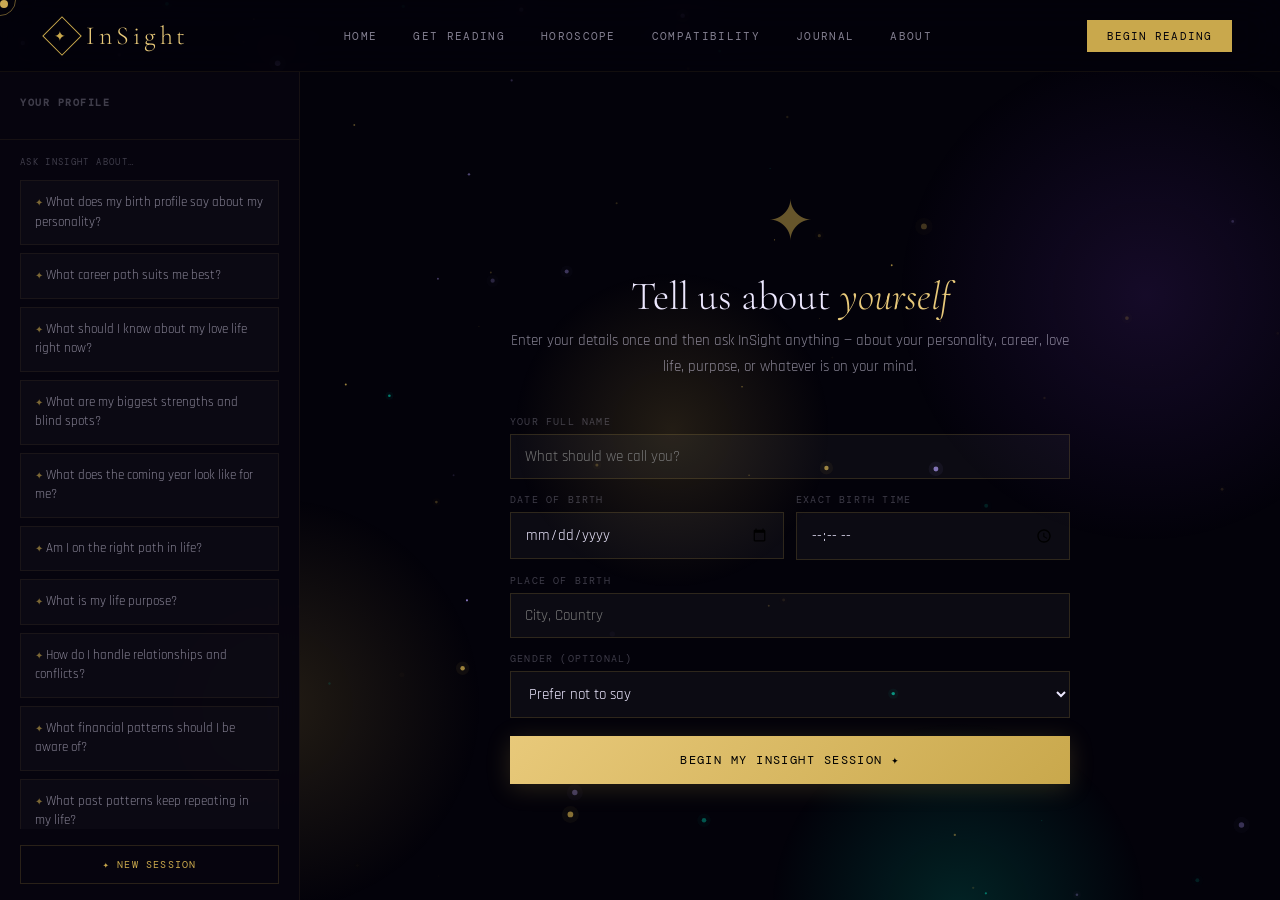
<file: reading (2).html>
<!DOCTYPE html>
<html lang="en">
<head>
<meta charset="UTF-8" />
<meta name="viewport" content="width=device-width, initial-scale=1.0" />
<title>InSight — Your Personal Guide</title>
<link rel="stylesheet" href="style.css" />
<style>

/* ── LAYOUT ── */
body { overflow: hidden; height: 100vh; }

.chat-layout {
  display: grid;
  grid-template-columns: 300px 1fr;
  height: 100vh;
  padding-top: 72px;
  position: relative;
  z-index: 1;
}

/* ── SIDEBAR ── */
.sidebar {
  background: rgba(7,5,15,0.95);
  border-right: 1px solid var(--border2);
  display: flex;
  flex-direction: column;
  overflow: hidden;
  backdrop-filter: blur(20px);
}

.sidebar-header {
  padding: 24px 20px 16px;
  border-bottom: 1px solid var(--border2);
}
.sidebar-header h3 {
  font-family: 'DM Mono', monospace;
  font-size: 10px;
  letter-spacing: 0.15em;
  color: var(--text3);
  text-transform: uppercase;
  margin-bottom: 14px;
}

/* User profile card */
.profile-card {
  background: rgba(201,168,76,0.05);
  border: 1px solid var(--border2);
  padding: 16px;
  display: none;
}
.profile-card.visible { display: block; }
.profile-name {
  font-family: 'Cormorant Garamond', serif;
  font-size: 20px;
  font-weight: 300;
  color: var(--gold2);
  margin-bottom: 4px;
}
.profile-details {
  font-family: 'DM Mono', monospace;
  font-size: 9px;
  letter-spacing: 0.08em;
  color: var(--text3);
  line-height: 1.8;
}
.profile-sign {
  font-family: 'Cormorant Garamond', serif;
  font-size: 32px;
  color: var(--gold);
  opacity: 0.5;
  float: right;
  margin-top: -8px;
}

/* Suggested questions */
.suggestions {
  padding: 16px 20px;
  flex: 1;
  overflow-y: auto;
}
.suggestions-label {
  font-family: 'DM Mono', monospace;
  font-size: 9px;
  letter-spacing: 0.15em;
  color: var(--text3);
  text-transform: uppercase;
  margin-bottom: 12px;
  display: block;
}
.suggestion-btn {
  width: 100%;
  background: rgba(255,255,255,0.02);
  border: 1px solid var(--border2);
  color: var(--text2);
  font-family: 'Rajdhani', sans-serif;
  font-size: 13px;
  line-height: 1.5;
  padding: 12px 14px;
  text-align: left;
  cursor: pointer;
  margin-bottom: 8px;
  transition: all 0.2s;
  display: block;
}
.suggestion-btn:hover {
  background: rgba(201,168,76,0.06);
  border-color: rgba(201,168,76,0.3);
  color: var(--text);
}
.suggestion-btn::before {
  content: '✦ ';
  color: var(--gold);
  font-size: 10px;
  opacity: 0.6;
}

/* New chat */
.new-chat-btn {
  margin: 16px 20px;
  width: calc(100% - 40px);
  background: transparent;
  border: 1px solid var(--border);
  color: var(--gold);
  font-family: 'DM Mono', monospace;
  font-size: 10px;
  letter-spacing: 0.12em;
  text-transform: uppercase;
  padding: 12px;
  cursor: pointer;
  transition: all 0.2s;
  display: flex;
  align-items: center;
  justify-content: center;
  gap: 8px;
}
.new-chat-btn:hover { background: var(--gold-dim); }

/* ── MAIN CHAT AREA ── */
.chat-main {
  display: flex;
  flex-direction: column;
  height: 100%;
  overflow: hidden;
}

/* Onboarding form (step 1) */
.onboarding {
  flex: 1;
  display: flex;
  align-items: center;
  justify-content: center;
  padding: 40px;
  overflow-y: auto;
}
.onboarding.hidden { display: none; }

.onboard-card {
  max-width: 560px;
  width: 100%;
  text-align: center;
}
.onboard-symbol {
  font-family: 'Cormorant Garamond', serif;
  font-size: 56px;
  color: var(--gold);
  opacity: 0.5;
  display: block;
  margin-bottom: 16px;
  animation: pulse2 4s ease-in-out infinite;
}
.onboard-card h1 {
  font-family: 'Cormorant Garamond', serif;
  font-size: 40px;
  font-weight: 300;
  margin-bottom: 8px;
}
.onboard-card h1 em { font-style: italic; color: var(--gold2); }
.onboard-card > p {
  font-size: 15px;
  color: var(--text2);
  line-height: 1.7;
  margin-bottom: 36px;
}

.onboard-form {
  text-align: left;
  display: flex;
  flex-direction: column;
  gap: 14px;
}
.ob-row { display: grid; grid-template-columns: 1fr 1fr; gap: 12px; }
.ob-group { display: flex; flex-direction: column; gap: 6px; }
.ob-group label {
  font-family: 'DM Mono', monospace;
  font-size: 10px;
  letter-spacing: 0.12em;
  color: var(--text3);
  text-transform: uppercase;
}
.ob-group input, .ob-group select {
  background: rgba(255,255,255,0.04);
  border: 1px solid var(--border);
  color: var(--text);
  font-family: 'Rajdhani', sans-serif;
  font-size: 15px;
  padding: 12px 14px;
  outline: none;
  transition: border-color 0.2s;
  width: 100%;
}
.ob-group input:focus, .ob-group select:focus { border-color: rgba(201,168,76,0.5); }
.ob-group select option { background: #0d0b1a; }

.ob-submit {
  width: 100%;
  background: linear-gradient(135deg, var(--gold2), var(--gold));
  border: none;
  color: #000;
  font-family: 'DM Mono', monospace;
  font-size: 12px;
  letter-spacing: 0.12em;
  text-transform: uppercase;
  padding: 16px;
  cursor: pointer;
  margin-top: 4px;
  transition: all 0.2s;
  box-shadow: 0 4px 24px rgba(201,168,76,0.2);
}
.ob-submit:hover { box-shadow: 0 4px 32px rgba(201,168,76,0.4); transform: translateY(-1px); }

/* ── CHAT INTERFACE (step 2) ── */
.chat-interface {
  flex: 1;
  display: none;
  flex-direction: column;
  height: 100%;
  overflow: hidden;
}
.chat-interface.visible { display: flex; }

/* Chat header */
.chat-header {
  padding: 16px 28px;
  border-bottom: 1px solid var(--border2);
  display: flex;
  align-items: center;
  justify-content: space-between;
  background: rgba(7,5,15,0.6);
  backdrop-filter: blur(10px);
  flex-shrink: 0;
}
.chat-header-left { display: flex; align-items: center; gap: 14px; }
.chat-header-avatar {
  width: 36px; height: 36px;
  background: linear-gradient(135deg, rgba(201,168,76,0.2), rgba(120,60,200,0.2));
  border: 1px solid var(--border);
  display: flex; align-items: center; justify-content: center;
  font-family: 'Cormorant Garamond', serif;
  font-size: 18px;
  color: var(--gold2);
}
.chat-header-info h4 {
  font-size: 15px;
  font-weight: 600;
  letter-spacing: 0.04em;
  margin-bottom: 2px;
}
.chat-header-info span {
  font-family: 'DM Mono', monospace;
  font-size: 10px;
  color: var(--teal);
  letter-spacing: 0.1em;
  display: flex; align-items: center; gap: 6px;
}
.chat-header-info span::before {
  content: '';
  width: 6px; height: 6px;
  border-radius: 50%;
  background: var(--teal);
  box-shadow: 0 0 8px var(--teal);
  display: block;
}
.chat-header-right {
  font-family: 'DM Mono', monospace;
  font-size: 10px;
  color: var(--text3);
  letter-spacing: 0.08em;
  text-align: right;
}

/* Messages */
.messages {
  flex: 1;
  overflow-y: auto;
  padding: 32px 28px;
  display: flex;
  flex-direction: column;
  gap: 24px;
  scroll-behavior: smooth;
}
.messages::-webkit-scrollbar { width: 4px; }
.messages::-webkit-scrollbar-track { background: transparent; }
.messages::-webkit-scrollbar-thumb { background: var(--border); border-radius: 2px; }

/* Message bubbles */
.msg {
  display: flex;
  gap: 14px;
  max-width: 85%;
  animation: fadeUp 0.4s forwards;
}
.msg.user { flex-direction: row-reverse; align-self: flex-end; }
.msg.assistant { align-self: flex-start; }

.msg-avatar {
  width: 32px; height: 32px;
  border-radius: 0;
  display: flex; align-items: center; justify-content: center;
  flex-shrink: 0;
  font-family: 'Cormorant Garamond', serif;
  font-size: 16px;
  margin-top: 2px;
}
.msg.assistant .msg-avatar {
  background: rgba(201,168,76,0.1);
  border: 1px solid var(--border);
  color: var(--gold2);
}
.msg.user .msg-avatar {
  background: rgba(120,60,200,0.15);
  border: 1px solid rgba(120,60,200,0.3);
  color: rgba(200,180,255,0.8);
  font-family: 'DM Mono', monospace;
  font-size: 11px;
  letter-spacing: 0.05em;
}

.msg-bubble {
  padding: 16px 20px;
  line-height: 1.75;
  font-size: 15px;
}
.msg.assistant .msg-bubble {
  background: rgba(13,11,26,0.8);
  border: 1px solid var(--border2);
  color: var(--text);
  font-family: 'Cormorant Garamond', serif;
  font-size: 17px;
  font-weight: 300;
  border-left: 2px solid rgba(201,168,76,0.3);
}
.msg.user .msg-bubble {
  background: rgba(120,60,200,0.12);
  border: 1px solid rgba(120,60,200,0.2);
  color: var(--text);
  font-family: 'Rajdhani', sans-serif;
  font-size: 15px;
}

.msg-time {
  font-family: 'DM Mono', monospace;
  font-size: 9px;
  color: var(--text3);
  letter-spacing: 0.08em;
  margin-top: 6px;
  display: block;
}
.msg.user .msg-time { text-align: right; }

/* Typing indicator */
.typing-indicator .msg-bubble {
  padding: 18px 24px;
}
.typing-dots {
  display: flex;
  gap: 5px;
  align-items: center;
}
.typing-dots span {
  width: 6px; height: 6px;
  border-radius: 50%;
  background: var(--gold);
  opacity: 0.4;
  animation: typingPulse 1.2s ease-in-out infinite;
}
.typing-dots span:nth-child(2) { animation-delay: 0.2s; }
.typing-dots span:nth-child(3) { animation-delay: 0.4s; }
@keyframes typingPulse {
  0%,100% { opacity: 0.2; transform: scale(0.8); }
  50% { opacity: 1; transform: scale(1); }
}

/* Input area */
.chat-input-area {
  padding: 20px 28px 24px;
  border-top: 1px solid var(--border2);
  background: rgba(7,5,15,0.8);
  backdrop-filter: blur(10px);
  flex-shrink: 0;
}
.chat-input-wrap {
  display: flex;
  align-items: flex-end;
  gap: 12px;
  background: rgba(255,255,255,0.03);
  border: 1px solid var(--border);
  padding: 12px 16px;
  transition: border-color 0.2s;
}
.chat-input-wrap:focus-within { border-color: rgba(201,168,76,0.4); }

#chatInput {
  flex: 1;
  background: transparent;
  border: none;
  outline: none;
  color: var(--text);
  font-family: 'Rajdhani', sans-serif;
  font-size: 16px;
  line-height: 1.5;
  resize: none;
  max-height: 120px;
  min-height: 24px;
}
#chatInput::placeholder { color: var(--text3); }
#chatInput::-webkit-scrollbar { width: 3px; }
#chatInput::-webkit-scrollbar-thumb { background: var(--border); }

.send-btn {
  width: 36px; height: 36px;
  background: var(--gold);
  border: none;
  display: flex; align-items: center; justify-content: center;
  cursor: pointer;
  flex-shrink: 0;
  transition: all 0.2s;
  font-size: 16px;
  color: #000;
}
.send-btn:hover { background: var(--gold2); transform: scale(1.05); }
.send-btn:disabled { opacity: 0.3; cursor: not-allowed; transform: none; }

.input-hint {
  font-family: 'DM Mono', monospace;
  font-size: 9px;
  color: var(--text3);
  letter-spacing: 0.08em;
  text-align: center;
  margin-top: 10px;
}

/* Welcome message in chat */
.welcome-msg {
  text-align: center;
  padding: 20px 0 10px;
}
.welcome-msg .wm-symbol {
  font-family: 'Cormorant Garamond', serif;
  font-size: 48px;
  color: var(--gold);
  opacity: 0.4;
  display: block;
  margin-bottom: 12px;
}
.welcome-msg h3 {
  font-family: 'Cormorant Garamond', serif;
  font-size: 26px;
  font-weight: 300;
  margin-bottom: 8px;
}
.welcome-msg p {
  font-size: 14px;
  color: var(--text2);
  line-height: 1.7;
  max-width: 480px;
  margin: 0 auto;
}

@media (max-width: 768px) {
  .chat-layout { grid-template-columns: 1fr; }
  .sidebar { display: none; }
}
</style>
</head>
<body>
<div class="cursor"></div>
<div class="cursor-ring"></div>
<canvas id="starfield"></canvas>

<nav>
  <a href="index.html" class="nav-logo">
    <div class="nav-logo-mark"></div>
    InSight
  </a>
  <ul class="nav-links">
    <li><a href="index.html">Home</a></li>
    <li><a href="reading.html">Get Reading</a></li>
    <li><a href="horoscope.html">Horoscope</a></li>
    <li><a href="compatibility.html">Compatibility</a></li>
    <li><a href="blog.html">Journal</a></li>
    <li><a href="about.html">About</a></li>
  </ul>
  <a href="reading.html" class="nav-cta">Begin Reading</a>
</nav>

<div class="chat-layout page">

  <!-- ░░ SIDEBAR ░░ -->
  <aside class="sidebar">
    <div class="sidebar-header">
      <h3>Your Profile</h3>
      <div class="profile-card" id="profileCard">
        <span class="profile-sign" id="profileSign">✦</span>
        <div class="profile-name" id="profileName">—</div>
        <div class="profile-details" id="profileDetails"></div>
      </div>
    </div>

    <div class="suggestions">
      <span class="suggestions-label">Ask InSight about…</span>
      <button class="suggestion-btn" onclick="sendSuggestion(this)">What does my birth profile say about my personality?</button>
      <button class="suggestion-btn" onclick="sendSuggestion(this)">What career path suits me best?</button>
      <button class="suggestion-btn" onclick="sendSuggestion(this)">What should I know about my love life right now?</button>
      <button class="suggestion-btn" onclick="sendSuggestion(this)">What are my biggest strengths and blind spots?</button>
      <button class="suggestion-btn" onclick="sendSuggestion(this)">What does the coming year look like for me?</button>
      <button class="suggestion-btn" onclick="sendSuggestion(this)">Am I on the right path in life?</button>
      <button class="suggestion-btn" onclick="sendSuggestion(this)">What is my life purpose?</button>
      <button class="suggestion-btn" onclick="sendSuggestion(this)">How do I handle relationships and conflicts?</button>
      <button class="suggestion-btn" onclick="sendSuggestion(this)">What financial patterns should I be aware of?</button>
      <button class="suggestion-btn" onclick="sendSuggestion(this)">What past patterns keep repeating in my life?</button>
    </div>

    <button class="new-chat-btn" onclick="resetChat()">
      ✦ New Session
    </button>
  </aside>

  <!-- ░░ MAIN ░░ -->
  <main class="chat-main">

    <!-- STEP 1: Onboarding -->
    <div class="onboarding" id="onboarding">
      <div class="onboard-card fade-up">
        <span class="onboard-symbol">✦</span>
        <h1>Tell us about <em>yourself</em></h1>
        <p>Enter your details once and then ask InSight anything — about your personality, career, love life, purpose, or whatever is on your mind.</p>

        <div class="onboard-form">
          <div class="ob-group">
            <label>Your Full Name</label>
            <input type="text" id="obName" placeholder="What should we call you?" />
          </div>
          <div class="ob-row">
            <div class="ob-group">
              <label>Date of Birth</label>
              <input type="date" id="obDob" />
            </div>
            <div class="ob-group">
              <label>Exact Birth Time</label>
              <input type="time" id="obTime" />
            </div>
          </div>
          <div class="ob-group">
            <label>Place of Birth</label>
            <input type="text" id="obPlace" placeholder="City, Country" />
          </div>
          <div class="ob-group">
            <label>Gender (optional)</label>
            <select id="obGender">
              <option value="">Prefer not to say</option>
              <option>Male</option>
              <option>Female</option>
              <option>Non-binary</option>
            </select>
          </div>
          <button class="ob-submit" onclick="startChat()">Begin My InSight Session ✦</button>
        </div>
      </div>
    </div>

    <!-- STEP 2: Chat interface -->
    <div class="chat-interface" id="chatInterface">

      <div class="chat-header">
        <div class="chat-header-left">
          <div class="chat-header-avatar">✦</div>
          <div class="chat-header-info">
            <h4>InSight Guide</h4>
            <span>Connected · Personalised to you</span>
          </div>
        </div>
        <div class="chat-header-right" id="sessionInfo"></div>
      </div>

      <div class="messages" id="messages">
        <div class="welcome-msg">
          <span class="wm-symbol">✦</span>
          <h3 id="welcomeGreeting">Welcome</h3>
          <p>Your session is personalised to your birth data. Ask me anything — about your personality, relationships, career, purpose, or what lies ahead.</p>
        </div>
      </div>

      <div class="chat-input-area">
        <div class="chat-input-wrap">
          <textarea id="chatInput" placeholder="Ask InSight anything…" rows="1" onkeydown="handleKey(event)" oninput="autoResize(this)"></textarea>
          <button class="send-btn" id="sendBtn" onclick="sendMessage()">↑</button>
        </div>
        <p class="input-hint">InSight is for self-reflection only · Not professional advice · <a href="terms.html" style="color:var(--gold);">Terms</a></p>
      </div>

    </div>
  </main>
</div>

<script src="main.js"></script>
<script>
let userProfile = null;
let conversationHistory = [];
let isTyping = false;

const ZODIAC = [
  { sign:'Capricorn', symbol:'♑', from:[12,22], to:[1,19] },
  { sign:'Aquarius',  symbol:'♒', from:[1,20],  to:[2,18] },
  { sign:'Pisces',    symbol:'♓', from:[2,19],  to:[3,20] },
  { sign:'Aries',     symbol:'♈', from:[3,21],  to:[4,19] },
  { sign:'Taurus',    symbol:'♉', from:[4,20],  to:[5,20] },
  { sign:'Gemini',    symbol:'♊', from:[5,21],  to:[6,20] },
  { sign:'Cancer',    symbol:'♋', from:[6,21],  to:[7,22] },
  { sign:'Leo',       symbol:'♌', from:[7,23],  to:[8,22] },
  { sign:'Virgo',     symbol:'♍', from:[8,23],  to:[9,22] },
  { sign:'Libra',     symbol:'♎', from:[9,23],  to:[10,22] },
  { sign:'Scorpio',   symbol:'♏', from:[10,23], to:[11,21] },
  { sign:'Sagittarius',symbol:'♐',from:[11,22], to:[12,21] },
];

function getZodiacSign(dateStr) {
  if (!dateStr) return { sign: 'Unknown', symbol: '✦' };
  const d = new Date(dateStr);
  const m = d.getMonth() + 1, day = d.getDate();
  for (const z of ZODIAC) {
    const [fm, fd] = z.from, [tm, td] = z.to;
    if ((m === fm && day >= fd) || (m === tm && day <= td)) return z;
    if (fm > tm && (m === fm && day >= fd || m === tm && day <= td)) return z;
  }
  return { sign: 'Capricorn', symbol: '♑' };
}

function startChat() {
  const name = document.getElementById('obName').value.trim();
  const dob = document.getElementById('obDob').value;
  const time = document.getElementById('obTime').value;
  const place = document.getElementById('obPlace').value.trim();
  const gender = document.getElementById('obGender').value;

  if (!name || !dob || !place) {
    alert('Please enter your name, date of birth, and place of birth to continue.');
    return;
  }

  const zodiac = getZodiacSign(dob);
  userProfile = { name, dob, time, place, gender, zodiac };

  // Update sidebar
  document.getElementById('profileName').textContent = name;
  document.getElementById('profileSign').textContent = zodiac.symbol;
  document.getElementById('profileDetails').innerHTML =
    `${zodiac.sign}<br>${new Date(dob).toLocaleDateString('en-US',{month:'long',day:'numeric',year:'numeric'})}${time?'<br>'+time:''}<br>${place}`;
  document.getElementById('profileCard').classList.add('visible');

  // Update header
  document.getElementById('welcomeGreeting').textContent = `Welcome, ${name.split(' ')[0]}`;
  document.getElementById('sessionInfo').innerHTML = `${zodiac.symbol} ${zodiac.sign}<br>${place}`;

  // Show chat
  document.getElementById('onboarding').classList.add('hidden');
  document.getElementById('chatInterface').classList.add('visible');

  // Send welcome message from InSight
  setTimeout(() => {
    const dobFormatted = new Date(dob).toLocaleDateString('en-US',{month:'long',day:'numeric',year:'numeric'});
    addWelcomeFromAI(name, zodiac, dobFormatted, place);
  }, 600);
}

async function addWelcomeFromAI(name, zodiac, dob, place) {
  showTyping();
  const prompt = buildSystemPrompt() + `\n\nGreet ${name} warmly and confidently. Mention their ${zodiac.sign} profile and that they were born in ${place}. Tell them InSight is here to give them real, honest perspective on their personality, relationships, career, and future — and that they can ask anything. Keep it sharp, warm, and forward-looking. Under 60 words. No mystical language. No asterisks.`;
  const text = await callAI([{ role: 'user', content: prompt }]);
  hideTyping();
  addMessage('assistant', text);
}

function buildSystemPrompt() {
  const { name, dob, time, place, gender, zodiac } = userProfile;
  const dobFormatted = new Date(dob).toLocaleDateString('en-US', { month:'long', day:'numeric', year:'numeric' });
  return `You are InSight — a sharp, intelligent AI that helps people understand themselves and their future clearly. You are not an astrology app. You are not a fortune teller. You use birth data as a personalised input to generate meaningful, grounded insights about a person's personality, behavioural patterns, relationships, and life direction.

Think of yourself as a brilliant, honest friend who happens to have deep knowledge of human psychology and behavioural patterns. You speak plainly, directly, and intelligently. No mystical language. No vague fluff. Real talk.

User profile:
- Name: ${name}
- Date of birth: ${dobFormatted}
- Birth time: ${time || 'unknown'}
- Place of birth: ${place}
- Birth sign: ${zodiac.sign}
- Gender: ${gender || 'not specified'}

How to respond:
- Use the user's first name naturally — keep it personal and direct
- Reference their birth data and sign as relevant context, not as mystical prophecy
- Be honest, warm, and grounded — like a smart friend giving real perspective
- Give specific, personalised answers — never generic filler
- Do NOT use words like: cosmos, celestial, ancient wisdom, mystical, oracle, arcane, stars speak, heavens, divination, or any similar language
- DO use words like: pattern, tendency, strength, future, clarity, direction, potential, opportunity, challenge, growth
- Do NOT predict specific future events with certainty — frame things as likely patterns and tendencies
- Do NOT give medical, financial, or legal advice
- If someone seems in crisis, gently point them to professional support
- Keep responses to 3–4 focused paragraphs
- No asterisks, bullet points, or markdown — write in clean flowing prose`;
}

async function sendMessage() {
  const input = document.getElementById('chatInput');
  const text = input.value.trim();
  if (!text || isTyping) return;

  input.value = '';
  autoResize(input);
  addMessage('user', text);
  conversationHistory.push({ role: 'user', content: text });

  showTyping();
  document.getElementById('sendBtn').disabled = true;

  const messages = [
    { role: 'user', content: buildSystemPrompt() + '\n\nConversation so far:\n' + conversationHistory.slice(0, -1).map(m => `${m.role === 'user' ? userProfile.name : 'InSight'}: ${m.content}`).join('\n') + `\n\n${userProfile.name}: ${text}\n\nInSight:` }
  ];

  const reply = await callAI(messages);
  hideTyping();
  addMessage('assistant', reply);
  conversationHistory.push({ role: 'assistant', content: reply });
  document.getElementById('sendBtn').disabled = false;
}

async function callAI(messages) {
  try {
    const res = await fetch('https://api.anthropic.com/v1/messages', {
      method: 'POST',
      headers: { 'Content-Type': 'application/json' },
      body: JSON.stringify({
        model: 'claude-sonnet-4-20250514',
        max_tokens: 1000,
        messages
      })
    });
    const data = await res.json();
    return data.content?.find(b => b.type === 'text')?.text || 'The connection is quiet right now. Please try again.';
  } catch(e) {
    return 'Something went wrong. Please try again.';
  }
}

function addMessage(role, text) {
  const messages = document.getElementById('messages');
  const now = new Date().toLocaleTimeString('en-US', { hour: '2-digit', minute: '2-digit' });
  const initials = userProfile ? userProfile.name.split(' ').map(n=>n[0]).join('').substring(0,2).toUpperCase() : 'U';

  const div = document.createElement('div');
  div.className = `msg ${role}`;
  div.innerHTML = `
    <div class="msg-avatar">${role === 'assistant' ? '✦' : initials}</div>
    <div>
      <div class="msg-bubble">${text.replace(/\n/g, '<br>')}</div>
      <span class="msg-time">${now}</span>
    </div>
  `;
  messages.appendChild(div);
  messages.scrollTop = messages.scrollHeight;
}

function showTyping() {
  isTyping = true;
  const messages = document.getElementById('messages');
  const div = document.createElement('div');
  div.className = 'msg assistant typing-indicator';
  div.id = 'typingIndicator';
  div.innerHTML = `
    <div class="msg-avatar">✦</div>
    <div class="msg-bubble">
      <div class="typing-dots"><span></span><span></span><span></span></div>
    </div>
  `;
  messages.appendChild(div);
  messages.scrollTop = messages.scrollHeight;
}

function hideTyping() {
  isTyping = false;
  const el = document.getElementById('typingIndicator');
  if (el) el.remove();
}

function sendSuggestion(btn) {
  if (!userProfile) { alert('Please complete your profile first.'); return; }
  document.getElementById('chatInput').value = btn.textContent.replace('✦ ', '').trim();
  sendMessage();
}

function handleKey(e) {
  if (e.key === 'Enter' && !e.shiftKey) {
    e.preventDefault();
    sendMessage();
  }
}

function autoResize(el) {
  el.style.height = 'auto';
  el.style.height = Math.min(el.scrollHeight, 120) + 'px';
}

function resetChat() {
  conversationHistory = [];
  const messages = document.getElementById('messages');
  messages.innerHTML = `
    <div class="welcome-msg">
      <span class="wm-symbol">✦</span>
      <h3 id="welcomeGreeting">Welcome back, ${userProfile?.name?.split(' ')[0] || ''}</h3>
      <p>New session started. Ask me anything.</p>
    </div>
  `;
}
</script>
</body>
</html>
</file>
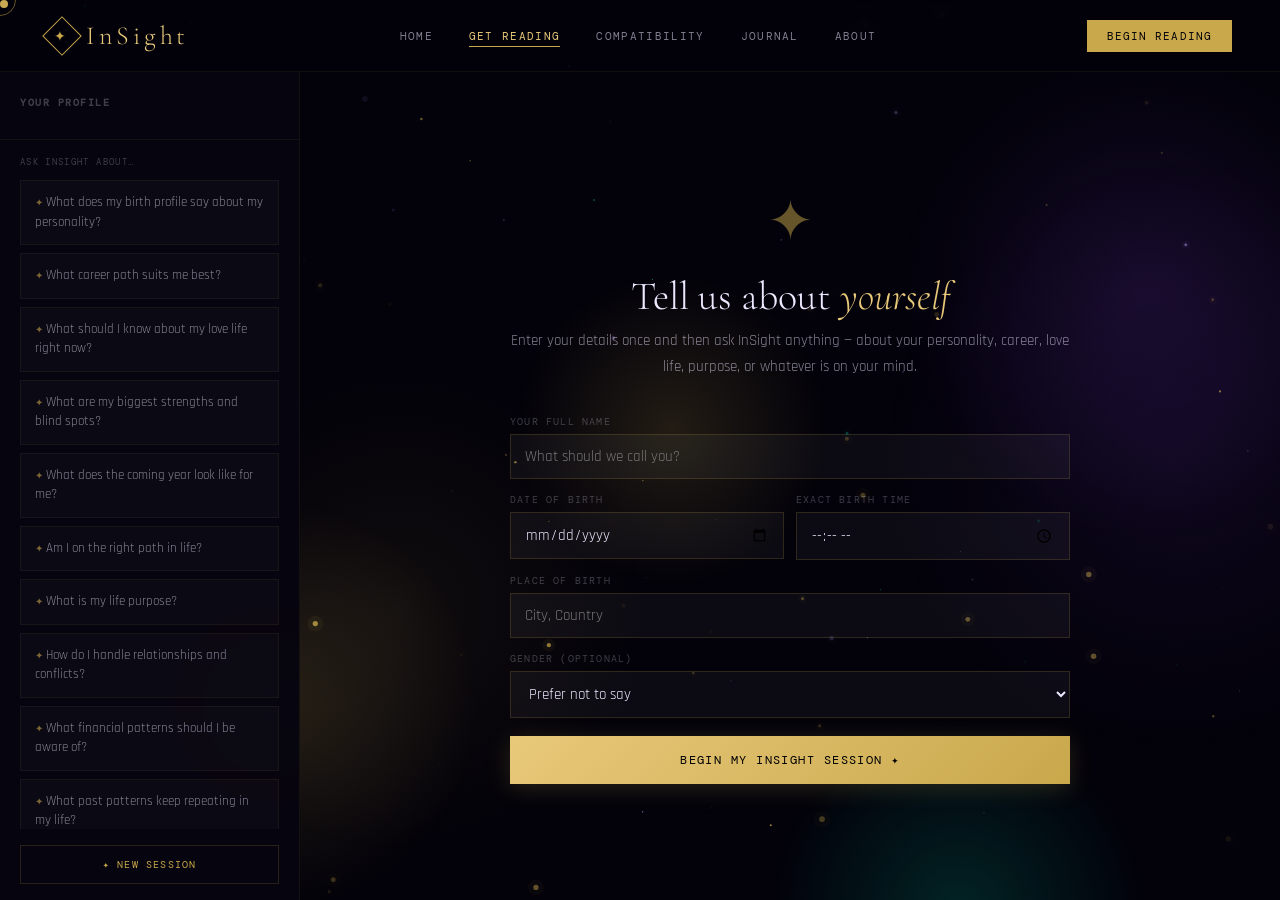
<file: reading.html>
<!DOCTYPE html>
<html lang="en">
<head>
<meta charset="UTF-8" />
<meta name="viewport" content="width=device-width, initial-scale=1.0" />
<title>InSight — Your Personal Guide (Demo)</title>
<link rel="stylesheet" href="style.css" />
<style>

/* ── LAYOUT ── */
body { overflow: hidden; height: 100vh; }

.chat-layout {
  display: grid;
  grid-template-columns: 300px 1fr;
  height: 100vh;
  padding-top: 72px;
  position: relative;
  z-index: 1;
}

/* ── SIDEBAR ── */
.sidebar {
  background: rgba(7,5,15,0.95);
  border-right: 1px solid var(--border2);
  display: flex;
  flex-direction: column;
  overflow: hidden;
  backdrop-filter: blur(20px);
}

.sidebar-header {
  padding: 24px 20px 16px;
  border-bottom: 1px solid var(--border2);
}
.sidebar-header h3 {
  font-family: 'DM Mono', monospace;
  font-size: 10px;
  letter-spacing: 0.15em;
  color: var(--text3);
  text-transform: uppercase;
  margin-bottom: 14px;
}

/* User profile card */
.profile-card {
  background: rgba(201,168,76,0.05);
  border: 1px solid var(--border2);
  padding: 16px;
  display: none;
}
.profile-card.visible { display: block; }
.profile-name {
  font-family: 'Cormorant Garamond', serif;
  font-size: 20px;
  font-weight: 300;
  color: var(--gold2);
  margin-bottom: 4px;
}
.profile-details {
  font-family: 'DM Mono', monospace;
  font-size: 9px;
  letter-spacing: 0.08em;
  color: var(--text3);
  line-height: 1.8;
}
.profile-sign {
  font-family: 'Cormorant Garamond', serif;
  font-size: 32px;
  color: var(--gold);
  opacity: 0.5;
  float: right;
  margin-top: -8px;
}

/* Suggested questions */
.suggestions {
  padding: 16px 20px;
  flex: 1;
  overflow-y: auto;
}
.suggestions-label {
  font-family: 'DM Mono', monospace;
  font-size: 9px;
  letter-spacing: 0.15em;
  color: var(--text3);
  text-transform: uppercase;
  margin-bottom: 12px;
  display: block;
}
.suggestion-btn {
  width: 100%;
  background: rgba(255,255,255,0.02);
  border: 1px solid var(--border2);
  color: var(--text2);
  font-family: 'Rajdhani', sans-serif;
  font-size: 13px;
  line-height: 1.5;
  padding: 12px 14px;
  text-align: left;
  cursor: pointer;
  margin-bottom: 8px;
  transition: all 0.2s;
  display: block;
}
.suggestion-btn:hover {
  background: rgba(201,168,76,0.06);
  border-color: rgba(201,168,76,0.3);
  color: var(--text);
}
.suggestion-btn::before {
  content: '✦ ';
  color: var(--gold);
  font-size: 10px;
  opacity: 0.6;
}

/* New chat */
.new-chat-btn {
  margin: 16px 20px;
  width: calc(100% - 40px);
  background: transparent;
  border: 1px solid var(--border);
  color: var(--gold);
  font-family: 'DM Mono', monospace;
  font-size: 10px;
  letter-spacing: 0.12em;
  text-transform: uppercase;
  padding: 12px;
  cursor: pointer;
  transition: all 0.2s;
  display: flex;
  align-items: center;
  justify-content: center;
  gap: 8px;
}
.new-chat-btn:hover { background: var(--gold-dim); }

/* ── MAIN CHAT AREA ── */
.chat-main {
  display: flex;
  flex-direction: column;
  height: 100%;
  overflow: hidden;
  position: relative;
}

/* Ambient glow layer behind chat */
.chat-ambient {
  position: absolute;
  inset: 0;
  pointer-events: none;
  z-index: 0;
  overflow: hidden;
}
.chat-ambient::before {
  content: '';
  position: absolute;
  width: 600px; height: 600px;
  top: 10%; right: -200px;
  background: radial-gradient(circle, rgba(120,60,200,0.10) 0%, transparent 70%);
  border-radius: 50%;
  animation: ambientDrift1 22s ease-in-out infinite;
}
.chat-ambient::after {
  content: '';
  position: absolute;
  width: 500px; height: 500px;
  bottom: 5%; left: -150px;
  background: radial-gradient(circle, rgba(201,168,76,0.07) 0%, transparent 70%);
  border-radius: 50%;
  animation: ambientDrift2 28s ease-in-out infinite;
}
@keyframes ambientDrift1 {
  0%, 100% { transform: translate(0, 0) scale(1); opacity: 0.6; }
  50% { transform: translate(-60px, 40px) scale(1.15); opacity: 1; }
}
@keyframes ambientDrift2 {
  0%, 100% { transform: translate(0, 0) scale(1); opacity: 0.5; }
  50% { transform: translate(50px, -30px) scale(1.1); opacity: 0.9; }
}

/* Thinking state intensifies ambient glow */
.chat-main.thinking .chat-ambient::before {
  animation-duration: 6s;
  filter: brightness(1.5);
}
.chat-main.thinking .chat-ambient::after {
  animation-duration: 8s;
  filter: brightness(1.4);
}

/* ══════════ SCANNING OVERLAY ══════════ */
.scan-overlay {
  position: absolute;
  inset: 0;
  z-index: 50;
  display: none;
  align-items: center;
  justify-content: center;
  background: rgba(3,2,10,0.97);
  overflow: hidden;
}
.scan-overlay.active {
  display: flex;
  animation: scanFadeIn 0.5s ease forwards;
}
.scan-overlay.fading-out {
  animation: scanFadeOut 0.7s ease forwards;
}
@keyframes scanFadeIn { from { opacity: 0; } to { opacity: 1; } }
@keyframes scanFadeOut { to { opacity: 0; visibility: hidden; } }

.scan-grid {
  position: absolute;
  inset: 0;
  background-image:
    linear-gradient(rgba(201,168,76,0.08) 1px, transparent 1px),
    linear-gradient(90deg, rgba(201,168,76,0.08) 1px, transparent 1px);
  background-size: 50px 50px;
  opacity: 0;
  animation: scanGridFade 1s 0.2s ease forwards, scanGridMove 8s linear infinite;
}
@keyframes scanGridFade { to { opacity: 0.5; } }
@keyframes scanGridMove {
  from { background-position: 0 0; }
  to { background-position: 50px 50px; }
}

.scan-glow {
  position: absolute;
  width: 100%; height: 100%;
  background: radial-gradient(circle at center, rgba(201,168,76,0.14) 0%, rgba(120,60,200,0.08) 35%, transparent 70%);
  animation: scanGlowPulse 3.5s ease-in-out infinite;
}
@keyframes scanGlowPulse {
  0%, 100% { opacity: 0.6; transform: scale(0.95); }
  50% { opacity: 1; transform: scale(1.08); }
}

.scan-ring {
  position: absolute;
  width: 280px; height: 280px;
  border: 1px solid rgba(201,168,76,0.25);
  border-radius: 50%;
  animation: scanRingPulse 2.4s ease-in-out infinite;
}
.scan-ring-2 {
  width: 380px; height: 380px;
  border-color: rgba(0,212,180,0.18);
  animation: scanRingPulse 2.4s 0.6s ease-in-out infinite;
}
@keyframes scanRingPulse {
  0%, 100% { transform: scale(0.9); opacity: 0.4; }
  50% { transform: scale(1.05); opacity: 0.9; }
}

.scan-content {
  position: relative;
  z-index: 2;
  display: flex;
  flex-direction: column;
  align-items: center;
  gap: 18px;
  max-width: 480px;
  padding: 40px;
  text-align: center;
}

.scan-icon {
  font-family: 'Cormorant Garamond', serif;
  font-size: 40px;
  color: var(--gold2);
  text-shadow: 0 0 30px rgba(201,168,76,0.5);
  animation: scanIconSpin 3s ease-in-out infinite;
  margin-bottom: 8px;
}
@keyframes scanIconSpin {
  0%, 100% { transform: rotate(0deg) scale(1); }
  50% { transform: rotate(180deg) scale(1.2); }
}

.scan-line {
  font-family: 'DM Mono', monospace;
  font-size: 12px;
  letter-spacing: 0.1em;
  color: var(--text3);
  opacity: 0;
  transform: translateY(8px);
  transition: opacity 0.6s ease, transform 0.6s ease, color 0.4s ease;
}
.scan-line.active {
  opacity: 1;
  transform: translateY(0);
  color: var(--gold2);
}
.scan-line.done {
  opacity: 0.5;
  color: var(--text2);
}

.scan-bar {
  width: 220px;
  height: 2px;
  background: rgba(255,255,255,0.06);
  margin-top: 12px;
  overflow: hidden;
  position: relative;
}
.scan-bar-fill {
  height: 100%;
  width: 0%;
  background: linear-gradient(90deg, var(--gold), var(--gold2));
  box-shadow: 0 0 10px rgba(201,168,76,0.6);
  transition: width 0.4s ease;
}

/* Onboarding form (step 1) */
.onboarding {
  flex: 1;
  display: flex;
  align-items: center;
  justify-content: center;
  padding: 40px;
  overflow-y: auto;
  position: relative;
  z-index: 1;
}
.onboarding.hidden { display: none; }

.onboard-card {
  max-width: 560px;
  width: 100%;
  text-align: center;
}
.onboard-symbol {
  font-family: 'Cormorant Garamond', serif;
  font-size: 56px;
  color: var(--gold);
  opacity: 0.5;
  display: block;
  margin-bottom: 16px;
  animation: pulse2 4s ease-in-out infinite;
}
.onboard-card h1 {
  font-family: 'Cormorant Garamond', serif;
  font-size: 40px;
  font-weight: 300;
  margin-bottom: 8px;
}
.onboard-card h1 em { font-style: italic; color: var(--gold2); }
.onboard-card > p {
  font-size: 15px;
  color: var(--text2);
  line-height: 1.7;
  margin-bottom: 36px;
}

.onboard-form {
  text-align: left;
  display: flex;
  flex-direction: column;
  gap: 14px;
}
.ob-row { display: grid; grid-template-columns: 1fr 1fr; gap: 12px; }
.ob-group { display: flex; flex-direction: column; gap: 6px; }
.ob-group label {
  font-family: 'DM Mono', monospace;
  font-size: 10px;
  letter-spacing: 0.12em;
  color: var(--text3);
  text-transform: uppercase;
}
.ob-group input, .ob-group select {
  background: rgba(255,255,255,0.04);
  border: 1px solid var(--border);
  color: var(--text);
  font-family: 'Rajdhani', sans-serif;
  font-size: 15px;
  padding: 12px 14px;
  outline: none;
  transition: border-color 0.2s;
  width: 100%;
}
.ob-group input:focus, .ob-group select:focus { border-color: rgba(201,168,76,0.5); }
.ob-group select option { background: #0d0b1a; }

.ob-submit {
  width: 100%;
  background: linear-gradient(135deg, var(--gold2), var(--gold));
  border: none;
  color: #000;
  font-family: 'DM Mono', monospace;
  font-size: 12px;
  letter-spacing: 0.12em;
  text-transform: uppercase;
  padding: 16px;
  cursor: pointer;
  margin-top: 4px;
  transition: all 0.2s;
  box-shadow: 0 4px 24px rgba(201,168,76,0.2);
}
.ob-submit:hover { box-shadow: 0 4px 32px rgba(201,168,76,0.4); transform: translateY(-1px); }

/* ── CHAT INTERFACE (step 2) ── */
.chat-interface {
  flex: 1;
  display: none;
  flex-direction: column;
  height: 100%;
  overflow: hidden;
  position: relative;
  z-index: 1;
}
.chat-interface.visible { display: flex; }

/* Chat header */
.chat-header {
  padding: 16px 28px;
  border-bottom: 1px solid var(--border2);
  display: flex;
  align-items: center;
  justify-content: space-between;
  background: rgba(7,5,15,0.6);
  backdrop-filter: blur(10px);
  flex-shrink: 0;
}
.chat-header-left { display: flex; align-items: center; gap: 14px; }
.chat-header-avatar {
  width: 36px; height: 36px;
  background: linear-gradient(135deg, rgba(201,168,76,0.2), rgba(120,60,200,0.2));
  border: 1px solid var(--border);
  display: flex; align-items: center; justify-content: center;
  font-family: 'Cormorant Garamond', serif;
  font-size: 18px;
  color: var(--gold2);
}
.chat-header-info h4 {
  font-size: 15px;
  font-weight: 600;
  letter-spacing: 0.04em;
  margin-bottom: 2px;
}
.chat-header-info span {
  font-family: 'DM Mono', monospace;
  font-size: 10px;
  color: var(--teal);
  letter-spacing: 0.1em;
  display: flex; align-items: center; gap: 6px;
}
.chat-header-info span::before {
  content: '';
  width: 6px; height: 6px;
  border-radius: 50%;
  background: var(--teal);
  box-shadow: 0 0 8px var(--teal);
  display: block;
}
.chat-header-right {
  font-family: 'DM Mono', monospace;
  font-size: 10px;
  color: var(--text3);
  letter-spacing: 0.08em;
  text-align: right;
}

/* Messages */
.messages {
  flex: 1;
  overflow-y: auto;
  padding: 32px 28px;
  display: flex;
  flex-direction: column;
  gap: 24px;
  scroll-behavior: smooth;
}
.messages::-webkit-scrollbar { width: 4px; }
.messages::-webkit-scrollbar-track { background: transparent; }
.messages::-webkit-scrollbar-thumb { background: var(--border); border-radius: 2px; }

/* Message bubbles */
.msg {
  display: flex;
  gap: 14px;
  max-width: 85%;
  animation: msgEnter 0.5s cubic-bezier(0.16, 1, 0.3, 1) forwards;
  opacity: 0;
}
@keyframes msgEnter {
  from { opacity: 0; transform: translateY(16px) scale(0.98); }
  to { opacity: 1; transform: translateY(0) scale(1); }
}
.msg.user { flex-direction: row-reverse; align-self: flex-end; }
.msg.assistant { align-self: flex-start; }

.msg-avatar {
  width: 32px; height: 32px;
  border-radius: 0;
  display: flex; align-items: center; justify-content: center;
  flex-shrink: 0;
  font-family: 'Cormorant Garamond', serif;
  font-size: 16px;
  margin-top: 2px;
  transition: box-shadow 0.3s;
}
.msg.assistant .msg-avatar {
  background: rgba(201,168,76,0.1);
  border: 1px solid var(--border);
  color: var(--gold2);
  box-shadow: 0 0 0 rgba(201,168,76,0);
}
.typing-indicator .msg-avatar {
  animation: avatarPulse 1.6s ease-in-out infinite;
}
@keyframes avatarPulse {
  0%, 100% { box-shadow: 0 0 0 0 rgba(201,168,76,0.25); }
  50% { box-shadow: 0 0 14px 4px rgba(201,168,76,0.35); }
}
.msg.user .msg-avatar {
  background: rgba(120,60,200,0.15);
  border: 1px solid rgba(120,60,200,0.3);
  color: rgba(200,180,255,0.8);
  font-family: 'DM Mono', monospace;
  font-size: 11px;
  letter-spacing: 0.05em;
}

.msg-bubble {
  padding: 16px 20px;
  line-height: 1.75;
  font-size: 15px;
  transition: border-color 0.3s, background 0.3s;
}
.msg.assistant .msg-bubble {
  background: rgba(13,11,26,0.8);
  border: 1px solid var(--border2);
  color: var(--text);
  font-family: 'Cormorant Garamond', serif;
  font-size: 17px;
  font-weight: 300;
  border-left: 2px solid rgba(201,168,76,0.3);
}
.msg.assistant.just-arrived .msg-bubble {
  border-left-color: rgba(201,168,76,0.7);
  background: rgba(201,168,76,0.04);
}
.msg.user .msg-bubble {
  background: rgba(120,60,200,0.12);
  border: 1px solid rgba(120,60,200,0.2);
  color: var(--text);
  font-family: 'Rajdhani', sans-serif;
  font-size: 15px;
}

.msg-time {
  font-family: 'DM Mono', monospace;
  font-size: 9px;
  color: var(--text3);
  letter-spacing: 0.08em;
  margin-top: 6px;
  display: block;
}
.msg.user .msg-time { text-align: right; }

/* Typing indicator */
.typing-indicator .msg-bubble {
  padding: 18px 24px;
}
.typing-dots {
  display: flex;
  gap: 5px;
  align-items: center;
}
.typing-dots span {
  width: 6px; height: 6px;
  border-radius: 50%;
  background: var(--gold);
  opacity: 0.4;
  animation: typingPulse 1.2s ease-in-out infinite;
}
.typing-dots span:nth-child(2) { animation-delay: 0.2s; }
.typing-dots span:nth-child(3) { animation-delay: 0.4s; }
@keyframes typingPulse {
  0%,100% { opacity: 0.2; transform: scale(0.8); }
  50% { opacity: 1; transform: scale(1); }
}

/* Input area */
.chat-input-area {
  padding: 20px 28px 24px;
  border-top: 1px solid var(--border2);
  background: rgba(7,5,15,0.8);
  backdrop-filter: blur(10px);
  flex-shrink: 0;
}
.chat-input-wrap {
  display: flex;
  align-items: flex-end;
  gap: 12px;
  background: rgba(255,255,255,0.03);
  border: 1px solid var(--border);
  padding: 12px 16px;
  transition: border-color 0.3s, box-shadow 0.3s;
}
.chat-input-wrap:focus-within { border-color: rgba(201,168,76,0.4); }
.chat-main.thinking .chat-input-wrap {
  border-color: rgba(201,168,76,0.25);
  box-shadow: 0 0 0 1px rgba(201,168,76,0.05), 0 0 20px rgba(201,168,76,0.06);
}

#chatInput {
  flex: 1;
  background: transparent;
  border: none;
  outline: none;
  color: var(--text);
  font-family: 'Rajdhani', sans-serif;
  font-size: 16px;
  line-height: 1.5;
  resize: none;
  max-height: 120px;
  min-height: 24px;
}
#chatInput::placeholder { color: var(--text3); }
#chatInput::-webkit-scrollbar { width: 3px; }
#chatInput::-webkit-scrollbar-thumb { background: var(--border); }

.send-btn {
  width: 36px; height: 36px;
  background: var(--gold);
  border: none;
  display: flex; align-items: center; justify-content: center;
  cursor: pointer;
  flex-shrink: 0;
  transition: all 0.2s;
  font-size: 16px;
  color: #000;
}
.send-btn:hover { background: var(--gold2); transform: scale(1.05); }
.send-btn:disabled { opacity: 0.3; cursor: not-allowed; transform: none; }

.input-hint {
  font-family: 'DM Mono', monospace;
  font-size: 9px;
  color: var(--text3);
  letter-spacing: 0.08em;
  text-align: center;
  margin-top: 10px;
}

/* Welcome message in chat */
.welcome-msg {
  text-align: center;
  padding: 20px 0 10px;
}
.welcome-msg .wm-symbol {
  font-family: 'Cormorant Garamond', serif;
  font-size: 48px;
  color: var(--gold);
  opacity: 0.4;
  display: block;
  margin-bottom: 12px;
}
.welcome-msg h3 {
  font-family: 'Cormorant Garamond', serif;
  font-size: 26px;
  font-weight: 300;
  margin-bottom: 8px;
}
.welcome-msg p {
  font-size: 14px;
  color: var(--text2);
  line-height: 1.7;
  max-width: 480px;
  margin: 0 auto;
}

@media (max-width: 768px) {
  .chat-layout { grid-template-columns: 1fr; }
  .sidebar { display: none; }
}
</style>
</head>
<body>
<div class="cursor"></div>
<div class="cursor-ring"></div>
<canvas id="starfield"></canvas>

<nav>
  <a href="index.html" class="nav-logo">
    <div class="nav-logo-mark"></div>
    InSight
  </a>
  <ul class="nav-links">
    <li><a href="index.html">Home</a></li>
    <li><a href="reading.html">Get Reading</a></li>
    <li><a href="compatibility.html">Compatibility</a></li>
    <li><a href="blog.html">Journal</a></li>
    <li><a href="about.html">About</a></li>
  </ul>
  <a href="reading.html" class="nav-cta">Begin Reading</a>
</nav>

<div class="chat-layout page">

  <!-- ░░ SIDEBAR ░░ -->
  <aside class="sidebar">
    <div class="sidebar-header">
      <h3>Your Profile</h3>
      <div class="profile-card" id="profileCard">
        <span class="profile-sign" id="profileSign">✦</span>
        <div class="profile-name" id="profileName">—</div>
        <div class="profile-details" id="profileDetails"></div>
      </div>
    </div>

    <div class="suggestions">
      <span class="suggestions-label">Ask InSight about…</span>
      <button class="suggestion-btn" onclick="sendSuggestion(this)">What does my birth profile say about my personality?</button>
      <button class="suggestion-btn" onclick="sendSuggestion(this)">What career path suits me best?</button>
      <button class="suggestion-btn" onclick="sendSuggestion(this)">What should I know about my love life right now?</button>
      <button class="suggestion-btn" onclick="sendSuggestion(this)">What are my biggest strengths and blind spots?</button>
      <button class="suggestion-btn" onclick="sendSuggestion(this)">What does the coming year look like for me?</button>
      <button class="suggestion-btn" onclick="sendSuggestion(this)">Am I on the right path in life?</button>
      <button class="suggestion-btn" onclick="sendSuggestion(this)">What is my life purpose?</button>
      <button class="suggestion-btn" onclick="sendSuggestion(this)">How do I handle relationships and conflicts?</button>
      <button class="suggestion-btn" onclick="sendSuggestion(this)">What financial patterns should I be aware of?</button>
      <button class="suggestion-btn" onclick="sendSuggestion(this)">What past patterns keep repeating in my life?</button>
    </div>

    <button class="new-chat-btn" onclick="resetChat()">
      ✦ New Session
    </button>
  </aside>

  <!-- ░░ MAIN ░░ -->
  <main class="chat-main" id="chatMain">
    <div class="chat-ambient"></div>

    <!-- SCANNING OVERLAY -->
    <div class="scan-overlay" id="scanOverlay">
      <div class="scan-grid"></div>
      <div class="scan-glow"></div>
      <div class="scan-ring"></div>
      <div class="scan-ring scan-ring-2"></div>
      <div class="scan-content">
        <div class="scan-icon">✦</div>
        <div class="scan-line" id="scanLine1">Locating your position in time and space</div>
        <div class="scan-line" id="scanLine2">Mapping your personal patterns</div>
        <div class="scan-line" id="scanLine3">Calibrating what comes next</div>
        <div class="scan-bar"><div class="scan-bar-fill" id="scanBarFill"></div></div>
      </div>
    </div>

    <!-- STEP 1: Onboarding -->
    <div class="onboarding" id="onboarding">
      <div class="onboard-card fade-up">
        <span class="onboard-symbol">✦</span>
        <h1>Tell us about <em>yourself</em></h1>
        <p>Enter your details once and then ask InSight anything — about your personality, career, love life, purpose, or whatever is on your mind.</p>

        <div class="onboard-form">
          <div class="ob-group">
            <label>Your Full Name</label>
            <input type="text" id="obName" placeholder="What should we call you?" />
          </div>
          <div class="ob-row">
            <div class="ob-group">
              <label>Date of Birth</label>
              <input type="date" id="obDob" />
            </div>
            <div class="ob-group">
              <label>Exact Birth Time</label>
              <input type="time" id="obTime" />
            </div>
          </div>
          <div class="ob-group">
            <label>Place of Birth</label>
            <input type="text" id="obPlace" placeholder="City, Country" />
          </div>
          <div class="ob-group">
            <label>Gender (optional)</label>
            <select id="obGender">
              <option value="">Prefer not to say</option>
              <option>Male</option>
              <option>Female</option>
              <option>Non-binary</option>
            </select>
          </div>
          <button class="ob-submit" onclick="startChat()">Begin My InSight Session ✦</button>
        </div>
      </div>
    </div>

    <!-- STEP 2: Chat interface -->
    <div class="chat-interface" id="chatInterface">

      <div class="chat-header">
        <div class="chat-header-left">
          <div class="chat-header-avatar">✦</div>
          <div class="chat-header-info">
            <h4>InSight Guide</h4>
            <span>Demo Mode · Personalised to you</span>
          </div>
        </div>
        <div class="chat-header-right" id="sessionInfo"></div>
      </div>

      <div class="messages" id="messages">
        <div class="welcome-msg">
          <span class="wm-symbol">✦</span>
          <h3 id="welcomeGreeting">Welcome</h3>
          <p>Your session is personalised to your birth data. Ask me anything — about your personality, relationships, career, purpose, or what lies ahead.</p>
        </div>
      </div>

      <div class="chat-input-area">
        <div class="chat-input-wrap">
          <textarea id="chatInput" placeholder="Ask InSight anything…" rows="1" onkeydown="handleKey(event)" oninput="autoResize(this)"></textarea>
          <button class="send-btn" id="sendBtn" onclick="sendMessage()">↑</button>
        </div>
        <p class="input-hint">InSight is for self-reflection only · Not professional advice · <a href="terms.html" style="color:var(--gold);">Terms</a></p>
      </div>

    </div>
  </main>
</div>

<script src="main.js"></script>
<script>
let userProfile = null;
let conversationHistory = [];
let isTyping = false;
let usedReplies = {};

const ZODIAC = [
  { sign:'Capricorn', symbol:'♑', from:[12,22], to:[1,19] },
  { sign:'Aquarius',  symbol:'♒', from:[1,20],  to:[2,18] },
  { sign:'Pisces',    symbol:'♓', from:[2,19],  to:[3,20] },
  { sign:'Aries',     symbol:'♈', from:[3,21],  to:[4,19] },
  { sign:'Taurus',    symbol:'♉', from:[4,20],  to:[5,20] },
  { sign:'Gemini',    symbol:'♊', from:[5,21],  to:[6,20] },
  { sign:'Cancer',    symbol:'♋', from:[6,21],  to:[7,22] },
  { sign:'Leo',       symbol:'♌', from:[7,23],  to:[8,22] },
  { sign:'Virgo',     symbol:'♍', from:[8,23],  to:[9,22] },
  { sign:'Libra',     symbol:'♎', from:[9,23],  to:[10,22] },
  { sign:'Scorpio',   symbol:'♏', from:[10,23], to:[11,21] },
  { sign:'Sagittarius',symbol:'♐',from:[11,22], to:[12,21] },
];

function getZodiacSign(dateStr) {
  if (!dateStr) return { sign: 'Unknown', symbol: '✦' };
  const d = new Date(dateStr);
  const m = d.getMonth() + 1, day = d.getDate();
  for (const z of ZODIAC) {
    const [fm, fd] = z.from, [tm, td] = z.to;
    if ((m === fm && day >= fd) || (m === tm && day <= td)) return z;
    if (fm > tm && (m === fm && day >= fd || m === tm && day <= td)) return z;
  }
  return { sign: 'Capricorn', symbol: '♑' };
}

function startChat() {
  const name = document.getElementById('obName').value.trim();
  const dob = document.getElementById('obDob').value;
  const time = document.getElementById('obTime').value;
  const place = document.getElementById('obPlace').value.trim();
  const gender = document.getElementById('obGender').value;

  if (!name || !dob || !place) {
    alert('Please enter your name, date of birth, and place of birth to continue.');
    return;
  }

  const zodiac = getZodiacSign(dob);
  userProfile = { name, dob, time, place, gender, zodiac };

  // Update sidebar
  document.getElementById('profileName').textContent = name;
  document.getElementById('profileSign').textContent = '✦';
  document.getElementById('profileDetails').innerHTML =
    `${new Date(dob).toLocaleDateString('en-US',{month:'long',day:'numeric',year:'numeric'})}${time?'<br>'+time:''}<br>${place}`;
  document.getElementById('profileCard').classList.add('visible');

  // Update header
  document.getElementById('welcomeGreeting').textContent = `Welcome, ${name.split(' ')[0]}`;
  document.getElementById('sessionInfo').innerHTML = `${place}`;

  // Hide onboarding, show scan overlay
  document.getElementById('onboarding').classList.add('hidden');
  document.getElementById('chatInterface').classList.add('visible');
  runScanSequence(name, zodiac, dob, place);
}

async function runScanSequence(name, zodiac, dob, place) {
  const overlay = document.getElementById('scanOverlay');
  const line1 = document.getElementById('scanLine1');
  const line2 = document.getElementById('scanLine2');
  const line3 = document.getElementById('scanLine3');
  const bar = document.getElementById('scanBarFill');
  const first = name.split(' ')[0];

  // Personalize the lines
  line1.textContent = `Locating ${first} in time and space — ${place}`;
  line2.textContent = `Mapping personal patterns from ${new Date(dob).toLocaleDateString('en-US',{month:'long',day:'numeric',year:'numeric'})}`;
  line3.textContent = `Calibrating what tomorrow looks like for you`;

  overlay.classList.add('active');

  await sleep(400);
  line1.classList.add('active');
  bar.style.width = '30%';

  await sleep(1300);
  line1.classList.remove('active');
  line1.classList.add('done');
  line2.classList.add('active');
  bar.style.width = '65%';

  await sleep(1300);
  line2.classList.remove('active');
  line2.classList.add('done');
  line3.classList.add('active');
  bar.style.width = '100%';

  await sleep(1300);

  overlay.classList.add('fading-out');
  await sleep(700);
  overlay.classList.remove('active', 'fading-out');
  // reset for potential reuse
  [line1, line2, line3].forEach(l => l.classList.remove('active','done'));
  bar.style.width = '0%';

  // Send welcome message from InSight
  const dobFormatted = new Date(dob).toLocaleDateString('en-US',{month:'long',day:'numeric',year:'numeric'});
  addWelcomeFromAI(name, zodiac, dobFormatted, place);
}

async function addWelcomeFromAI(name, zodiac, dob, place) {
  showTyping();
  await sleep(900);
  hideTyping();
  const text = `Welcome, ${name.split(' ')[0]}. I've looked at your details — born ${dob} in ${place} — and there's a lot we can dig into. I'm here to give you a clear, honest perspective on your personality, your relationships, your career, and where things might be heading. Ask me anything, big or small, and we'll work through it together.`;
  addMessage('assistant', text);
}

function sleep(ms) { return new Promise(r => setTimeout(r, ms)); }

async function sendMessage() {
  const input = document.getElementById('chatInput');
  const text = input.value.trim();
  if (!text || isTyping) return;

  input.value = '';
  autoResize(input);
  addMessage('user', text);
  conversationHistory.push({ role: 'user', content: text });

  showTyping();
  document.getElementById('sendBtn').disabled = true;

  await sleep(1100 + Math.random() * 900);
  const reply = generateDemoReply(text);
  hideTyping();
  addMessage('assistant', reply);
  conversationHistory.push({ role: 'assistant', content: reply });
  document.getElementById('sendBtn').disabled = false;
}

function generateDemoReply(question) {
  const { name } = userProfile;
  const first = name.split(' ')[0];
  const q = question.toLowerCase();

  const bank = {
    personality: [
      `Here's what I notice about you, ${first}. You tend to think several steps ahead before you act — which is a real strength, because it means you rarely walk into situations unprepared. But that same habit has a flip side: once you've made a decision, you can still find yourself second-guessing it afterwards, even when it was the right call. The feeling of being "completely sure" almost never arrives before you act. It usually shows up afterwards, once you can see how things played out. So if you're waiting to feel certain before you move, you might be waiting for something that only appears after the fact.`,
      `Something worth pointing out, ${first}, is the gap between how capable you actually are and how capable you feel on any given day. Most people in your situation judge themselves by their hardest days — the ones where things felt slow, messy, or uncertain — and forget to weigh that against all the days things went fine. If you zoomed out and looked at your last six months as a whole, the picture would likely look a lot more consistent and competent than it feels when you're in the middle of it. You're probably more reliable than the story you tell yourself about yourself.`,
      `One pattern that stands out, ${first}, is how much you notice — about people, about situations, about shifts in mood or tone that others miss completely. That's a real asset. But it can also mean you spend a lot of energy processing things that other people never even register, which can be quietly exhausting without you realising why. It's worth occasionally asking: is this something I actually need to act on, or is it just something I noticed? Not everything you pick up on requires a response.`,
      `Something that comes up a lot for people like you, ${first}, is the tendency to hold yourself to a standard you'd never expect from anyone else. You'd tell a friend that one bad day doesn't define them, that mistakes are normal, that progress isn't linear — but you don't always extend yourself the same grace. The honest question is: what would change if you treated yourself with the same patience you give other people?`
    ],
    career: [
      `Let's talk about work, ${first}. From what you've described, it sounds like you do best in situations that give you some freedom to operate in your own way, but still have enough structure that you're not left completely directionless. Too much freedom can actually make you less productive — without any boundaries, it's hard to know where to focus. But too much rigidity frustrates you fast. If something at your current job has felt "off" lately, there's a good chance it's not the work itself that's the problem — it's whether you have enough room to do that work your way. The next few months look like a good window to push for a change, even a small one, like more flexibility, a new project, or a different way of working. Small changes right now could open doors that feel disproportionately bigger later.`,
      `Here's a pattern that's worth sitting with, ${first}: a lot of people outgrow their role faster than the role itself evolves. That mismatch often shows up as something that feels like burnout, but is actually closer to boredom — you've learned what this version of the job has to teach you, and now it's just repetition. If that's resonating, it's worth asking yourself honestly: is the problem the work, or is it that you've already absorbed everything this particular role can give you? Those two things call for very different solutions — one is about fixing what you have, the other is about moving on to something that can stretch you again.`,
      `When it comes to career direction, ${first}, there's often a difference between what looks impressive on paper and what actually makes the day-to-day enjoyable. People sometimes chase the former because it's easier to explain to other people, while quietly knowing the latter matters more to them personally. If you've been weighing two paths and one keeps winning "on paper" while the other keeps pulling at your attention anyway — that pull is data, not distraction.`,
      `One thing worth considering, ${first}, is how you respond to recognition versus how you respond to genuine challenge. Some people are driven primarily by being seen and acknowledged; others are driven by the problem itself, regardless of who notices. Neither is wrong, but they lead to very different career choices. If you've felt unfulfilled despite external success, it might be because the work has stopped being genuinely challenging — even if it still looks good from the outside.`
    ],
    love: [
      `On relationships, ${first} — here's something to consider. Early on, you probably give a lot, sometimes almost as a way of testing whether the other person will match that energy back. When they don't match it right away, it can feel like rejection or disappointment, but it's often something simpler: a difference in pace. Some people warm up slowly. That doesn't necessarily mean less interest, just a different rhythm. The thing worth noticing is whether you're drawn to people for who they actually are right now, or for who you can picture them becoming. Those are very different things, and mixing them up is one of the most common reasons relationships feel harder than they need to.`,
      `Right now, the more useful question in your relationships probably isn't "is this the right person" — it's "what do I do when things start to feel close." Some people pull back right when things are going well, almost out of instinct, as if closeness itself feels risky. Others lean in harder exactly when things get uncertain, trying to fix the uncertainty by getting closer faster. Neither of these is a flaw — they're just patterns. But noticing which one you tend toward, in the moment it's happening, is the first step to actually having a choice about it instead of just reacting.`,
      `Something worth examining, ${first}, is how you handle the moment after a disagreement — not the disagreement itself, but what happens right after. Do you need space immediately, or do you need reassurance immediately? People often assume their partner needs the same thing they do in that moment, and when that assumption is wrong, small disagreements turn into bigger ones, not because of the original issue, but because of how the aftermath was handled.`,
      `In relationships, ${first}, there's often a quiet tension between wanting to be fully known by someone and being afraid of what happens if they actually see all of you. That tension can show up as holding back just enough to feel safe — even with people you trust. The irony is that the closeness you're looking for usually requires exactly the vulnerability that feels riskiest. Worth asking: in your closest relationship right now, is there a part of yourself you haven't shown yet, and why not?`
    ],
    future: [
      `Looking ahead, ${first}, the next several months look less like a period of big dramatic change and more like a quiet stretch of recalibration. That can feel frustrating if you're hoping for something to "happen" — but periods like this are often where the groundwork gets laid for whatever comes next. The opportunity here is to use this time on purpose: build a skill, repair a relationship, get your finances in order, whatever feels most relevant — rather than waiting around for something external to shift first.`,
      `There's a decision point that seems to be approaching for you, ${first} — something that's been building quietly for a while and is likely to come to a head soon. It probably won't be dramatic when it arrives, but it will be clarifying. Whatever direction you take from there is likely to have more influence on the next few years than it might seem like it should, given how ordinary the moment itself may feel.`,
      `When you think about the year ahead, ${first}, it's worth separating what you're hoping happens from what you're actually willing to do something about. A lot of plans stay stuck not because the timing is wrong, but because the first real step feels disproportionately small compared to the size of the goal. Often the move that actually unlocks things is almost embarrassingly simple — a message you haven't sent, a conversation you've been avoiding, an application you've been "about to" submit for weeks.`,
      `Something to keep an eye on for the coming months, ${first}, is the difference between things that need patience and things that need action — and how easy it is to mix the two up. Patience applied to something that actually needs action just becomes avoidance. Action applied to something that needs patience just creates friction. If something has felt stuck, it might be worth asking which category it actually falls into.`
    ],
    strengths: [
      `Your biggest strength, ${first}, is how quickly you read situations — a room, a conversation, a person's mood — and adjust without losing your own sense of direction. That's genuinely rare. The blind spot that tends to come with it is that this flexibility can sometimes be a polite way of avoiding conflict. "Going with the flow" is sometimes really "avoiding the conversation that actually needs to happen." Worth asking yourself: are there a few conversations you've been putting off because it's easier to adapt around them than to have them directly?`,
      `${first}, one of your clearest strengths is consistency — you show up, again and again, even when things aren't exciting. People notice that, even if they don't always say it. The blind spot that often pairs with this is that you can become so used to being the reliable one that you stop asking for support yourself, because it feels like that's not your role. It is, though. Reliability doesn't mean you don't also need things from other people.`
    ],
    purpose: [
      `Questions about purpose tend to feel bigger and more abstract than they need to be, ${first}. In practice, purpose usually isn't one single "thing" you're meant to do — it's more like a direction you keep returning to, even after detours, even after periods where you were doing something completely different. A useful exercise: look back at the last several years and notice what keeps showing up again and again, in different forms. That recurring thread is usually a much better answer than any single job title or grand mission statement.`,
      `${first}, a lot of the pressure around "purpose" comes from treating it as something you either have or don't — like a switch that's either on or off. In reality, it's closer to something you build through the choices you make repeatedly over time, not something you discover fully formed in a single moment of clarity. If you're waiting for a single defining realisation, you might be waiting for the wrong kind of evidence. The smaller, repeated choices are usually where it actually shows up.`
    ],
    finances: [
      `On money, ${first} — a common pattern is cycles of being really disciplined for a while, followed by a stretch of impulsive spending, often triggered less by genuine desire and more by stress or a need to feel some sense of control or reward. If that sounds familiar, the shift that actually changes things usually comes from a decision made in a calm moment — choosing in advance how you'll handle stress spending — rather than waiting for circumstances to force a change after the fact.`,
      `${first}, a useful distinction when it comes to money is the difference between scarcity and discipline. Scarcity-driven habits come from fear — saving because you're anxious, avoiding spending because you feel like you don't deserve to. Discipline-driven habits come from intention — saving because it serves a goal you actually care about. Both can look similar from the outside, but they feel very different from the inside, and only one of them is sustainable long-term.`,
      `When it comes to building wealth, ${first}, the biggest factor usually isn't a single big decision — it's the accumulation of small, repeated ones. People often delay getting started because they're waiting to feel like they have "enough" to begin properly, but that threshold tends to move further away the longer you wait. The patterns that build wealth over time are almost always boring and consistent rather than dramatic. If something feels stuck financially, it's worth checking whether you're waiting for the "right moment" to start something that could just as easily start small, today.`,
      `${first}, one thing worth examining honestly is your relationship with risk when it comes to money. Some people avoid all risk because the fear of loss outweighs any potential gain, even when the odds are actually in their favour. Others swing the other way and take on risk impulsively, often as a reaction to feeling behind. Neither extreme tends to serve you well long-term. The middle ground — calculated, deliberate risk based on actual numbers rather than emotion — is usually where real progress happens, but it's also the hardest one to stick to consistently.`
    ],
    default: [
      `That's a good question, ${first}. Honestly, this is something only you can fully see from the inside — but here's a pattern worth considering: a lot of the time, people already know the answer to questions like this. What they're really looking for isn't information, it's permission to act on what they already suspect. So before you reason your way through every angle — what does your gut say, right now, before you start second-guessing it?`,
      `${first}, here's a way to think about this: the pattern that tends to show up with questions like yours is overthinking something that's actually fairly simple, because the stakes feel high. A useful trick — imagine a close friend came to you with the exact same situation, word for word. What would you tell them? People are almost always more decisive and clear-headed when the situation belongs to someone else. The advice you'd give them is usually the advice you need.`,
      `Worth sitting with this one, ${first}. Often when something feels genuinely hard to figure out, it's not because the answer is complicated — it's because part of you already knows the answer, and another part of you doesn't want it to be true. If that resonates at all here, the more honest question might not be "what should I do" but "what am I avoiding admitting to myself."`,
      `${first}, one thing that might help here is separating the decision itself from the fear of how others will react to it. A lot of the weight we feel around choices isn't really about the choice — it's about anticipating disappointment, judgment, or having to explain ourselves. If you strip that part away entirely, and it was just about you and the situation, would the answer feel any different?`
    ]
  };

  let category = 'default';
  if ((q.includes('strength') && q.includes('weak')) || (q.includes('strength') && q.includes('blind')) || q.includes('good at') || q.includes('bad at')) category = 'strengths';
  else if (q.includes('financ') || q.includes('money') || q.includes('wealth') || q.includes('rich') || q.includes('income') || q.includes('save') || q.includes('saving') || q.includes('spend') || q.includes('debt') || q.includes('invest')) category = 'finances';
  else if (q.includes('love') || q.includes('relationship') || q.includes('partner') || q.includes('conflict') || q.includes('marriage') || q.includes('dating') || q.includes('crush') || q.includes('breakup') || q.includes('ex ')) category = 'love';
  else if (q.includes('purpose') || q.includes('meant to') || q.includes('right path') || q.includes('meaning') || q.includes('why am i')) category = 'purpose';
  else if (q.includes('career') || q.includes('job') || q.includes('work') || q.includes('promotion') || q.includes('business') || q.includes('profession')) category = 'career';
  else if (q.includes('year') || q.includes('future') || q.includes('ahead') || q.includes('coming') || q.includes('next month') || q.includes('upcoming') || q.includes('forecast')) category = 'future';
  else if (q.includes('personality') || q.includes('who am i') || q.includes('about me') || q.includes('myself') || q.includes('character')) category = 'personality';

  const options = bank[category] || bank.default;

  // Avoid repeating a response already used in this category this session
  if (!usedReplies[category]) usedReplies[category] = new Set();
  let available = options.filter((_, i) => !usedReplies[category].has(i));
  if (available.length === 0) {
    usedReplies[category].clear();
    available = options;
  }
  const choiceIndex = Math.floor(Math.random() * available.length);
  const chosen = available[choiceIndex];
  usedReplies[category].add(options.indexOf(chosen));

  // Occasionally add a follow-up question to deepen the conversation
  const followUps = {
    personality: [`Is there a specific situation recently where this showed up for you, ${first}?`, `Does that feel accurate, or does something about it not quite fit?`],
    career: [`What's the actual thing that's been nagging at you about work lately, ${first}?`, `If you imagined yourself a year from now in this same role, how would that feel?`],
    love: [`Has this come up in your current relationship, or is this more about a pattern you've noticed over time?`, `When you think back, does this pattern show up with one specific person, or across the board?`],
    future: [`Is there something specific on the horizon that's been on your mind, ${first}?`, `What would "moving forward" actually look like for you right now, practically speaking?`],
    purpose: [`What's something you keep coming back to, even when life pulls you in other directions?`, `Is there a version of this question that feels more specific to where you are right now?`],
    finances: [`Is this more about a specific decision you're facing, or a pattern over time?`, `What would change first if money weren't a factor at all?`],
    strengths: [`Does that conflict-avoidance pattern feel familiar in a specific relationship right now?`],
    default: [`Want to go a bit deeper into any part of that?`, `Does that land, or does something about your situation feel different?`]
  };

  const followUpBank = followUps[category] || followUps.default;
  const shouldFollowUp = Math.random() < 0.45;
  const followUp = shouldFollowUp ? `\n\n${followUpBank[Math.floor(Math.random() * followUpBank.length)]}` : '';

  return chosen + followUp;
}

function addMessage(role, text) {
  const messages = document.getElementById('messages');
  const now = new Date().toLocaleTimeString('en-US', { hour: '2-digit', minute: '2-digit' });
  const initials = userProfile ? userProfile.name.split(' ').map(n=>n[0]).join('').substring(0,2).toUpperCase() : 'U';

  // Remove "just-arrived" highlight from previous messages
  document.querySelectorAll('.msg.just-arrived').forEach(el => el.classList.remove('just-arrived'));

  const div = document.createElement('div');
  div.className = `msg ${role}`;
  if (role === 'assistant') div.classList.add('just-arrived');
  div.innerHTML = `
    <div class="msg-avatar">${role === 'assistant' ? '✦' : initials}</div>
    <div>
      <div class="msg-bubble">${text.replace(/\n/g, '<br>')}</div>
      <span class="msg-time">${now}</span>
    </div>
  `;
  messages.appendChild(div);
  messages.scrollTop = messages.scrollHeight;

  if (role === 'assistant') {
    setTimeout(() => div.classList.remove('just-arrived'), 2200);
  }
}

function showTyping() {
  isTyping = true;
  document.getElementById('chatMain').classList.add('thinking');
  const messages = document.getElementById('messages');
  const div = document.createElement('div');
  div.className = 'msg assistant typing-indicator';
  div.id = 'typingIndicator';
  div.innerHTML = `
    <div class="msg-avatar">✦</div>
    <div class="msg-bubble">
      <div class="typing-dots"><span></span><span></span><span></span></div>
    </div>
  `;
  messages.appendChild(div);
  messages.scrollTop = messages.scrollHeight;
}

function hideTyping() {
  isTyping = false;
  document.getElementById('chatMain').classList.remove('thinking');
  const el = document.getElementById('typingIndicator');
  if (el) el.remove();
}

function sendSuggestion(btn) {
  if (!userProfile) { alert('Please complete your profile first.'); return; }
  document.getElementById('chatInput').value = btn.textContent.replace('✦ ', '').trim();
  sendMessage();
}

function handleKey(e) {
  if (e.key === 'Enter' && !e.shiftKey) {
    e.preventDefault();
    sendMessage();
  }
}

function autoResize(el) {
  el.style.height = 'auto';
  el.style.height = Math.min(el.scrollHeight, 120) + 'px';
}

function resetChat() {
  conversationHistory = [];
  usedReplies = {};
  const messages = document.getElementById('messages');
  messages.innerHTML = `
    <div class="welcome-msg">
      <span class="wm-symbol">✦</span>
      <h3 id="welcomeGreeting">Welcome back, ${userProfile?.name?.split(' ')[0] || ''}</h3>
      <p>New session started. Ask me anything.</p>
    </div>
  `;
}
</script>
</body>
</html>
</file>
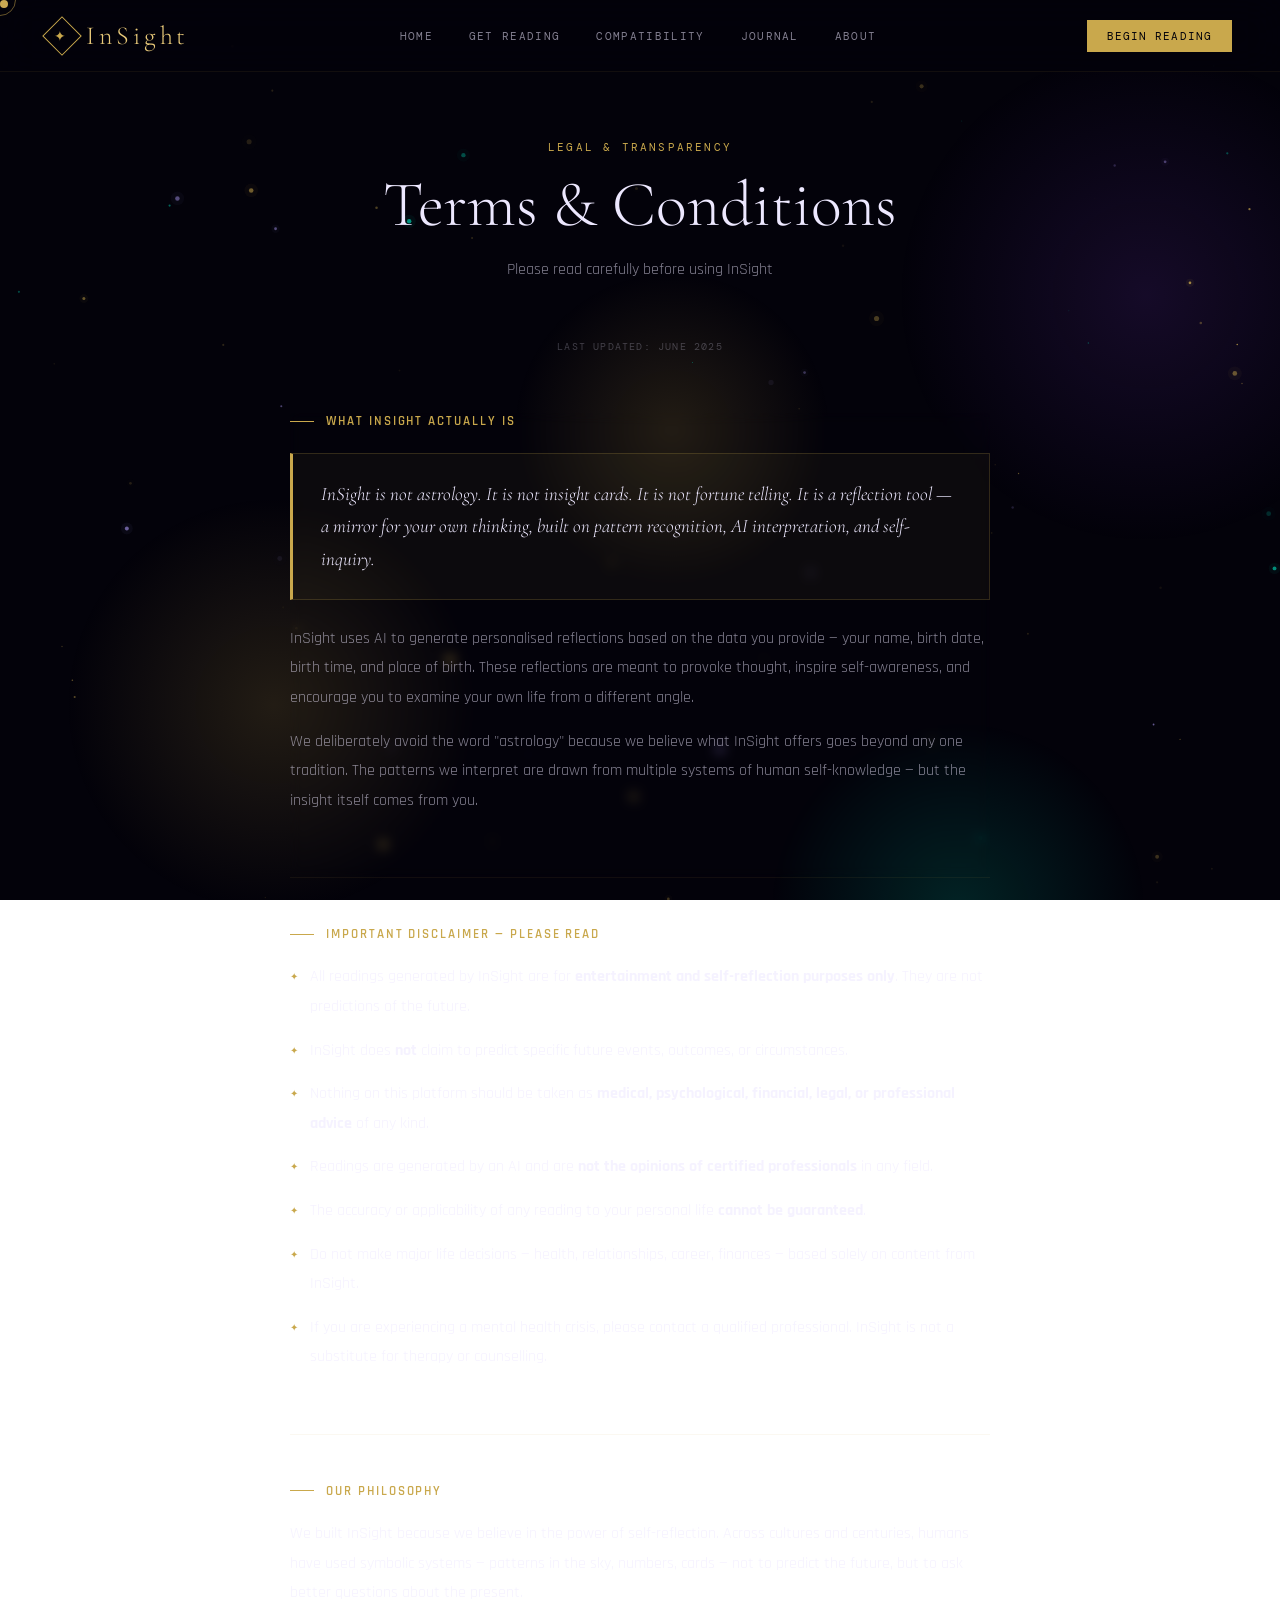
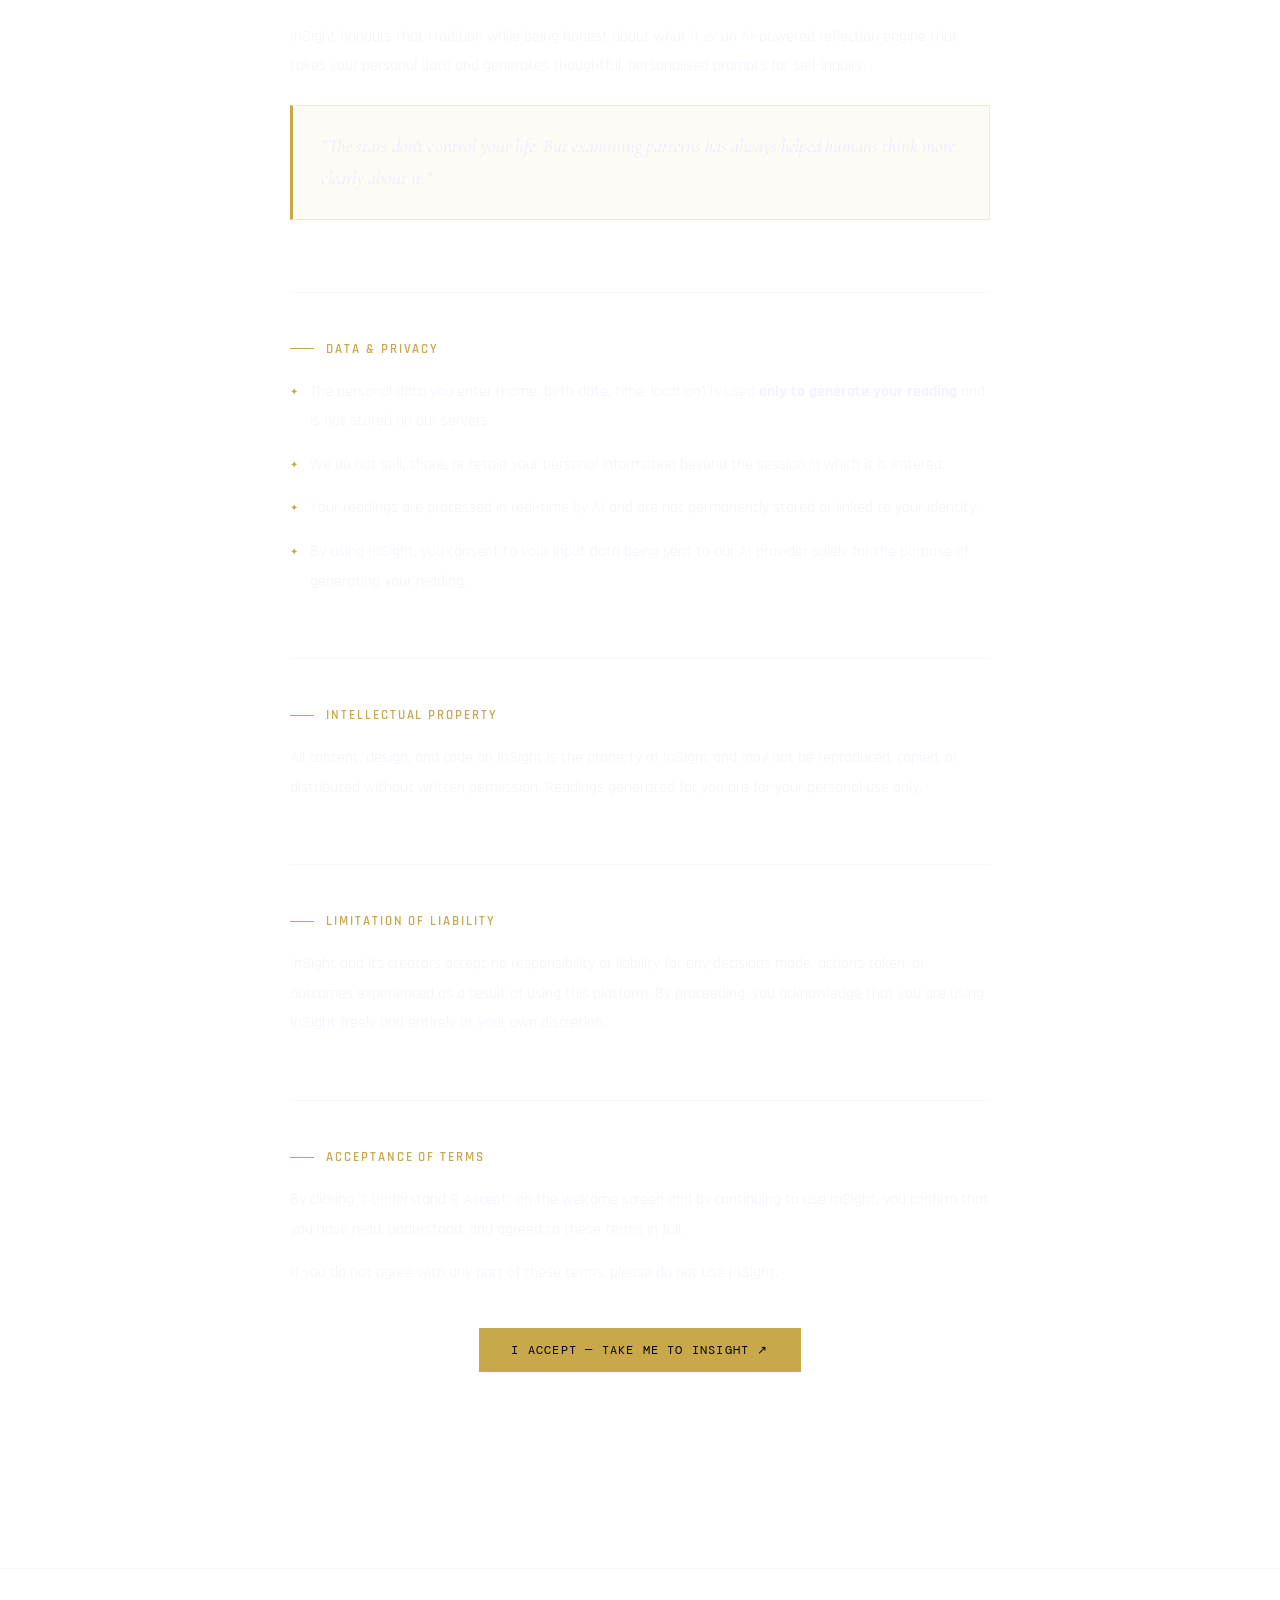
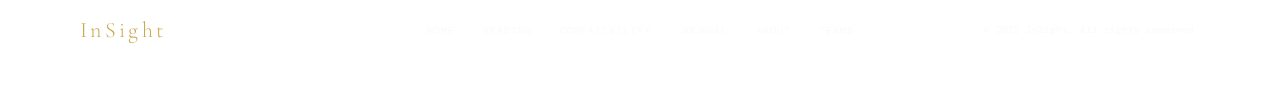
<file: terms.html>
<!DOCTYPE html>
<html lang="en">
<head>
<meta charset="UTF-8" />
<meta name="viewport" content="width=device-width, initial-scale=1.0" />
<title>InSight — Terms & Conditions</title>
<link rel="stylesheet" href="style.css" />
<style>
.terms-hero {
  padding-top: 140px;
  padding-bottom: 60px;
  text-align: center;
}
.terms-hero h1 {
  font-family: 'Cormorant Garamond', serif;
  font-size: clamp(40px, 5vw, 64px);
  font-weight: 300;
  margin-bottom: 16px;
}
.terms-hero p { font-size: 16px; color: var(--text2); }

.terms-body {
  max-width: 860px;
  margin: 0 auto;
  padding: 0 80px 100px;
}

.terms-section {
  margin-bottom: 48px;
  padding-bottom: 48px;
  border-bottom: 1px solid var(--border2);
}
.terms-section:last-child { border-bottom: none; }

.terms-section h2 {
  font-family: 'Rajdhani', sans-serif;
  font-size: 13px;
  font-weight: 600;
  letter-spacing: 0.15em;
  text-transform: uppercase;
  color: var(--gold);
  margin-bottom: 20px;
  display: flex;
  align-items: center;
  gap: 12px;
}
.terms-section h2::before {
  content: '';
  width: 24px; height: 1px;
  background: var(--gold);
  display: block;
}

.terms-section p, .terms-section li {
  font-size: 16px;
  color: var(--text2);
  line-height: 1.85;
  margin-bottom: 14px;
}
.terms-section ul {
  list-style: none;
  padding: 0;
}
.terms-section ul li {
  padding-left: 20px;
  position: relative;
}
.terms-section ul li::before {
  content: '✦';
  position: absolute;
  left: 0;
  color: var(--gold);
  font-size: 10px;
  top: 6px;
}

.highlight-box {
  background: rgba(201,168,76,0.05);
  border: 1px solid rgba(201,168,76,0.2);
  border-left: 3px solid var(--gold);
  padding: 24px 28px;
  margin: 24px 0;
}
.highlight-box p {
  font-family: 'Cormorant Garamond', serif;
  font-size: 19px;
  font-style: italic;
  font-weight: 300;
  color: var(--text);
  margin: 0;
  line-height: 1.7;
}

.last-updated {
  font-family: 'DM Mono', monospace;
  font-size: 10px;
  letter-spacing: 0.12em;
  color: var(--text3);
  text-transform: uppercase;
  margin-bottom: 60px;
  display: block;
  text-align: center;
}
</style>
</head>
<body>
<div class="cursor"></div>
<div class="cursor-ring"></div>
<canvas id="starfield"></canvas>

<nav>
  <a href="index.html" class="nav-logo">
    <div class="nav-logo-mark"></div>
    InSight
  </a>
  <ul class="nav-links">
    <li><a href="index.html">Home</a></li>
    <li><a href="reading.html">Get Reading</a></li>
    <li><a href="compatibility.html">Compatibility</a></li>
    <li><a href="blog.html">Journal</a></li>
    <li><a href="about.html">About</a></li>
  </ul>
  <a href="reading.html" class="nav-cta">Begin Reading</a>
</nav>

<main class="page">
  <div class="terms-hero fade-up">
    <span class="eyebrow">Legal & Transparency</span>
    <h1>Terms & Conditions</h1>
    <p>Please read carefully before using InSight</p>
  </div>

  <div class="terms-body">
    <span class="last-updated">Last updated: June 2025</span>

    <div class="terms-section">
      <h2>What InSight Actually Is</h2>
      <div class="highlight-box">
        <p>InSight is not astrology. It is not insight cards. It is not fortune telling. It is a reflection tool — a mirror for your own thinking, built on pattern recognition, AI interpretation, and self-inquiry.</p>
      </div>
      <p>InSight uses AI to generate personalised reflections based on the data you provide — your name, birth date, birth time, and place of birth. These reflections are meant to provoke thought, inspire self-awareness, and encourage you to examine your own life from a different angle.</p>
      <p>We deliberately avoid the word "astrology" because we believe what InSight offers goes beyond any one tradition. The patterns we interpret are drawn from multiple systems of human self-knowledge — but the insight itself comes from you.</p>
    </div>

    <div class="terms-section">
      <h2>Important Disclaimer — Please Read</h2>
      <ul>
        <li>All readings generated by InSight are for <strong>entertainment and self-reflection purposes only</strong>. They are not predictions of the future.</li>
        <li>InSight does <strong>not</strong> claim to predict specific future events, outcomes, or circumstances.</li>
        <li>Nothing on this platform should be taken as <strong>medical, psychological, financial, legal, or professional advice</strong> of any kind.</li>
        <li>Readings are generated by an AI and are <strong>not the opinions of certified professionals</strong> in any field.</li>
        <li>The accuracy or applicability of any reading to your personal life <strong>cannot be guaranteed</strong>.</li>
        <li>Do not make major life decisions — health, relationships, career, finances — based solely on content from InSight.</li>
        <li>If you are experiencing a mental health crisis, please contact a qualified professional. InSight is not a substitute for therapy or counselling.</li>
      </ul>
    </div>

    <div class="terms-section">
      <h2>Our Philosophy</h2>
      <p>We built InSight because we believe in the power of self-reflection. Across cultures and centuries, humans have used symbolic systems — patterns in the sky, numbers, cards — not to predict the future, but to ask better questions about the present.</p>
      <p>InSight honours that tradition while being honest about what it is: an AI-powered reflection engine that takes your personal data and generates thoughtful, personalised prompts for self-inquiry.</p>
      <div class="highlight-box">
        <p>"The stars don't control your life. But examining patterns has always helped humans think more clearly about it."</p>
      </div>
    </div>

    <div class="terms-section">
      <h2>Data & Privacy</h2>
      <ul>
        <li>The personal data you enter (name, birth date, time, location) is used <strong>only to generate your reading</strong> and is not stored on our servers.</li>
        <li>We do not sell, share, or retain your personal information beyond the session in which it is entered.</li>
        <li>Your readings are processed in real-time by AI and are not permanently stored or linked to your identity.</li>
        <li>By using InSight, you consent to your input data being sent to our AI provider solely for the purpose of generating your reading.</li>
      </ul>
    </div>

    <div class="terms-section">
      <h2>Intellectual Property</h2>
      <p>All content, design, and code on InSight is the property of InSight and may not be reproduced, copied, or distributed without written permission. Readings generated for you are for your personal use only.</p>
    </div>

    <div class="terms-section">
      <h2>Limitation of Liability</h2>
      <p>InSight and its creators accept no responsibility or liability for any decisions made, actions taken, or outcomes experienced as a result of using this platform. By proceeding, you acknowledge that you are using InSight freely and entirely at your own discretion.</p>
    </div>

    <div class="terms-section">
      <h2>Acceptance of Terms</h2>
      <p>By clicking "I Understand & Accept" on the welcome screen and by continuing to use InSight, you confirm that you have read, understood, and agreed to these terms in full.</p>
      <p>If you do not agree with any part of these terms, please do not use InSight.</p>
      <div style="text-align:center; margin-top:40px;">
        <a href="index.html" class="btn-primary">I Accept — Take Me to InSight ↗</a>
      </div>
    </div>

  </div>
</main>

<footer>
  <div class="footer-logo">InSight</div>
  <ul class="footer-links">
    <li><a href="index.html">Home</a></li>
    <li><a href="reading.html">Reading</a></li>
    <li><a href="compatibility.html">Compatibility</a></li>
    <li><a href="blog.html">Journal</a></li>
    <li><a href="about.html">About</a></li>
    <li><a href="terms.html">Terms</a></li>
  </ul>
  <p class="footer-copy">© 2025 InSight. All rights reserved.</p>
</footer>

<script src="main.js"></script>
</body>
</html>
</file>
<file: style.css>
@import url('https://fonts.googleapis.com/css2?family=Cormorant+Garamond:ital,wght@0,300;0,400;0,600;1,300;1,400&family=Rajdhani:wght@300;400;500;600;700&family=DM+Mono:wght@300;400&display=swap');

:root {
  --bg: #03020a;
  --bg2: rgba(7,5,15,0.55);
  --bg3: rgba(13,11,26,0.6);
  --gold: #c9a84c;
  --gold2: #e8c97a;
  --gold-dim: rgba(201,168,76,0.15);
  --teal: #00d4b4;
  --teal-dim: rgba(0,212,180,0.1);
  --text: #ede8ff;
  --text2: rgba(237,232,255,0.55);
  --text3: rgba(237,232,255,0.25);
  --border: rgba(201,168,76,0.18);
  --border2: rgba(201,168,76,0.08);
}

*, *::before, *::after { box-sizing: border-box; margin: 0; padding: 0; }

html { scroll-behavior: smooth; }

/* Solid base layer so text stays readable while sections above are translucent */
html::before {
  content: '';
  position: fixed;
  inset: 0;
  background: var(--bg);
  z-index: -2;
}

body {
  font-family: 'Rajdhani', sans-serif;
  background: transparent;
  color: var(--text);
  min-height: 100vh;
  overflow-x: hidden;
  cursor: none;
  position: relative;
}

/* Make all major background-bearing elements translucent + blurred so ambient effects show through */
.feature-card, .feat, .step, .how-section, .chat-preview, .testi-section,
.testi-card, .testimonial, .mock-chat, .compat-section, .blog-card,
.blog-featured, .blog-side-item, .value-card, .team-card, .step-card,
.lucky-row, .horo-card, .result-section, .terms-section, .mission,
section[class*="section"], div[class*="-section"] {
  backdrop-filter: blur(6px);
}

/* Custom cursor */
.cursor {
  width: 8px; height: 8px;
  background: var(--gold);
  border-radius: 50%;
  position: fixed;
  top: 0; left: 0;
  pointer-events: none;
  z-index: 9999;
  transition: transform 0.1s;
  mix-blend-mode: screen;
}
.cursor-ring {
  width: 32px; height: 32px;
  border: 1px solid rgba(201,168,76,0.5);
  border-radius: 50%;
  position: fixed;
  top: 0; left: 0;
  pointer-events: none;
  z-index: 9998;
  transition: transform 0.15s, width 0.2s, height 0.2s;
}

/* Stars canvas */
#starfield {
  position: fixed;
  inset: 0;
  z-index: 0;
  pointer-events: none;
}

/* NAV */
nav {
  position: fixed;
  top: 0; left: 0; right: 0;
  z-index: 100;
  padding: 0 48px;
  height: 72px;
  display: flex;
  align-items: center;
  justify-content: space-between;
  background: rgba(3,2,10,0.7);
  backdrop-filter: blur(20px);
  border-bottom: 1px solid var(--border2);
}

.nav-logo {
  font-family: 'Cormorant Garamond', serif;
  font-size: 26px;
  font-weight: 300;
  letter-spacing: 0.15em;
  color: var(--gold2);
  text-decoration: none;
  display: flex;
  align-items: center;
  gap: 10px;
}
.nav-logo-mark {
  width: 28px; height: 28px;
  border: 1px solid var(--gold);
  transform: rotate(45deg);
  display: flex; align-items: center; justify-content: center;
  font-size: 14px;
}
.nav-logo-mark::after {
  content: '✦';
  transform: rotate(-45deg);
  display: block;
  color: var(--gold);
}

.nav-links {
  display: flex;
  align-items: center;
  gap: 36px;
  list-style: none;
}
.nav-links a {
  font-family: 'DM Mono', monospace;
  font-size: 11px;
  letter-spacing: 0.12em;
  color: var(--text2);
  text-decoration: none;
  text-transform: uppercase;
  transition: color 0.2s;
  position: relative;
}
.nav-links a::after {
  content: '';
  position: absolute;
  bottom: -4px; left: 0; right: 0;
  height: 1px;
  background: var(--gold);
  transform: scaleX(0);
  transition: transform 0.3s;
}
.nav-links a:hover { color: var(--gold2); }
.nav-links a:hover::after { transform: scaleX(1); }
.nav-links a.active { color: var(--gold2); }
.nav-links a.active::after { transform: scaleX(1); }

.nav-cta {
  font-family: 'DM Mono', monospace;
  font-size: 11px;
  letter-spacing: 0.1em;
  color: var(--bg);
  background: var(--gold);
  border: none;
  padding: 9px 20px;
  text-decoration: none;
  text-transform: uppercase;
  transition: background 0.2s, transform 0.2s;
  display: inline-block;
}
.nav-cta:hover { background: var(--gold2); transform: translateY(-1px); }

/* Page wrapper */
.page { position: relative; z-index: 1; }

/* Section utility */
.section { padding: 100px 80px; max-width: 1400px; margin: 0 auto; }
.section-sm { padding: 60px 80px; max-width: 1400px; margin: 0 auto; }

/* Gold line divider */
.gold-line {
  width: 60px; height: 1px;
  background: linear-gradient(90deg, var(--gold), transparent);
  margin: 0 auto 20px;
}

/* Eyebrow label */
.eyebrow {
  font-family: 'DM Mono', monospace;
  font-size: 11px;
  letter-spacing: 0.2em;
  color: var(--gold);
  text-transform: uppercase;
  display: block;
  margin-bottom: 12px;
}

/* Buttons */
.btn-primary {
  display: inline-flex;
  align-items: center;
  gap: 10px;
  font-family: 'DM Mono', monospace;
  font-size: 12px;
  letter-spacing: 0.1em;
  text-transform: uppercase;
  color: var(--bg);
  background: var(--gold);
  border: none;
  padding: 14px 32px;
  cursor: none;
  text-decoration: none;
  transition: all 0.2s;
}
.btn-primary:hover { background: var(--gold2); transform: translateY(-2px); }

.btn-ghost {
  display: inline-flex;
  align-items: center;
  gap: 10px;
  font-family: 'DM Mono', monospace;
  font-size: 12px;
  letter-spacing: 0.1em;
  text-transform: uppercase;
  color: var(--gold);
  background: transparent;
  border: 1px solid var(--gold);
  padding: 13px 32px;
  cursor: none;
  text-decoration: none;
  transition: all 0.2s;
}
.btn-ghost:hover { background: var(--gold-dim); transform: translateY(-2px); }

/* Cards */
.glass-card {
  background: rgba(13,11,26,0.8);
  border: 1px solid var(--border);
  backdrop-filter: blur(10px);
  padding: 32px;
  transition: border-color 0.3s, transform 0.3s, box-shadow 0.3s;
}
.glass-card:hover { border-color: rgba(201,168,76,0.4); transform: translateY(-4px); box-shadow: 0 12px 40px rgba(201,168,76,0.08); }

/* Global rich hover for interactive cards across the site */
.feature-card, .feat, .testimonial, .testi-card, .sign-tile, .value-card, .team-card,
.blog-card, .blog-featured, .blog-side-item, .how-step, .step, .compat-section, .result-section {
  transition: transform 0.35s cubic-bezier(0.16,1,0.3,1), box-shadow 0.35s, background 0.3s;
}
.feature-card:hover, .feat:hover, .testimonial:hover, .testi-card:hover,
.value-card:hover, .team-card:hover, .blog-card:hover, .blog-featured:hover, .blog-side-item:hover {
  transform: translateY(-6px);
  box-shadow: 0 16px 48px rgba(201,168,76,0.10);
}
.sign-tile:hover {
  transform: translateY(-4px) scale(1.03);
}

/* Button micro-interactions */
.btn-primary, .btn-ghost, .btn-glow, .nav-cta {
  transition: transform 0.25s cubic-bezier(0.34,1.56,0.64,1), box-shadow 0.25s, background 0.25s, border-color 0.25s;
}
.btn-primary:hover, .nav-cta:hover { transform: translateY(-2px) scale(1.02); }
.btn-ghost:hover { transform: translateY(-2px) scale(1.02); }

/* Smooth page fade-in on load */
body { animation: pageFadeIn 0.6s ease; }
@keyframes pageFadeIn {
  from { opacity: 0; }
  to { opacity: 1; }
}

/* Subtle continuous glow pulse for primary CTAs */
@keyframes ctaGlowPulse {
  0%, 100% { box-shadow: 0 0 24px rgba(201,168,76,0.18), 0 4px 20px rgba(0,0,0,0.4); }
  50% { box-shadow: 0 0 40px rgba(201,168,76,0.32), 0 4px 20px rgba(0,0,0,0.4); }
}
.btn-glow {
  animation: ctaGlowPulse 4s ease-in-out infinite;
}
.btn-glow:hover {
  animation: none;
}


/* Form elements */
.field-group { display: flex; flex-direction: column; gap: 8px; }
.field-group label {
  font-family: 'DM Mono', monospace;
  font-size: 11px;
  letter-spacing: 0.12em;
  color: var(--text3);
  text-transform: uppercase;
}
.field-group input,
.field-group select,
.field-group textarea {
  background: rgba(255,255,255,0.03);
  border: 1px solid var(--border);
  color: var(--text);
  font-family: 'Rajdhani', sans-serif;
  font-size: 16px;
  padding: 12px 16px;
  outline: none;
  transition: border-color 0.2s;
  width: 100%;
}
.field-group input:focus,
.field-group select:focus,
.field-group textarea:focus {
  border-color: rgba(201,168,76,0.6);
  background: rgba(201,168,76,0.03);
}
.field-group select option { background: #0d0b1a; }

/* Footer */
footer {
  border-top: 1px solid var(--border2);
  padding: 48px 80px;
  display: grid;
  grid-template-columns: 1fr auto 1fr;
  align-items: center;
  gap: 32px;
  position: relative;
  z-index: 1;
}
.footer-logo {
  font-family: 'Cormorant Garamond', serif;
  font-size: 22px;
  font-weight: 300;
  letter-spacing: 0.15em;
  color: var(--gold);
}
.footer-links {
  display: flex;
  gap: 28px;
  list-style: none;
  justify-content: center;
}
.footer-links a {
  font-family: 'DM Mono', monospace;
  font-size: 10px;
  letter-spacing: 0.1em;
  color: var(--text3);
  text-decoration: none;
  text-transform: uppercase;
  transition: color 0.2s;
}
.footer-links a:hover { color: var(--gold); }
.footer-copy {
  font-family: 'DM Mono', monospace;
  font-size: 10px;
  color: var(--text3);
  text-align: right;
}

/* Fade-in animation */
.fade-up {
  opacity: 0;
  transform: translateY(24px);
  animation: fadeUp 0.8s forwards;
}
@keyframes fadeUp {
  to { opacity: 1; transform: translateY(0); }
}
.delay-1 { animation-delay: 0.15s; }
.delay-2 { animation-delay: 0.3s; }
.delay-3 { animation-delay: 0.45s; }
.delay-4 { animation-delay: 0.6s; }

/* Reading result styles */
.result-box {
  border: 1px solid var(--border);
  background: rgba(201,168,76,0.03);
  padding: 40px;
  margin-top: 40px;
  display: none;
}
.result-box.visible { display: block; animation: fadeUp 0.6s forwards; }
.result-section-title {
  font-family: 'DM Mono', monospace;
  font-size: 10px;
  letter-spacing: 0.2em;
  color: var(--gold);
  text-transform: uppercase;
  margin-bottom: 12px;
}
.result-text {
  font-family: 'Cormorant Garamond', serif;
  font-size: 20px;
  font-weight: 300;
  line-height: 1.8;
  color: var(--text);
}

/* Responsive */
@media (max-width: 900px) {
  nav { padding: 0 24px; }
  .nav-links { display: none; }
  .section { padding: 80px 24px; }
  footer { grid-template-columns: 1fr; text-align: center; padding: 40px 24px; }
  .footer-copy { text-align: center; }
}
</file>
